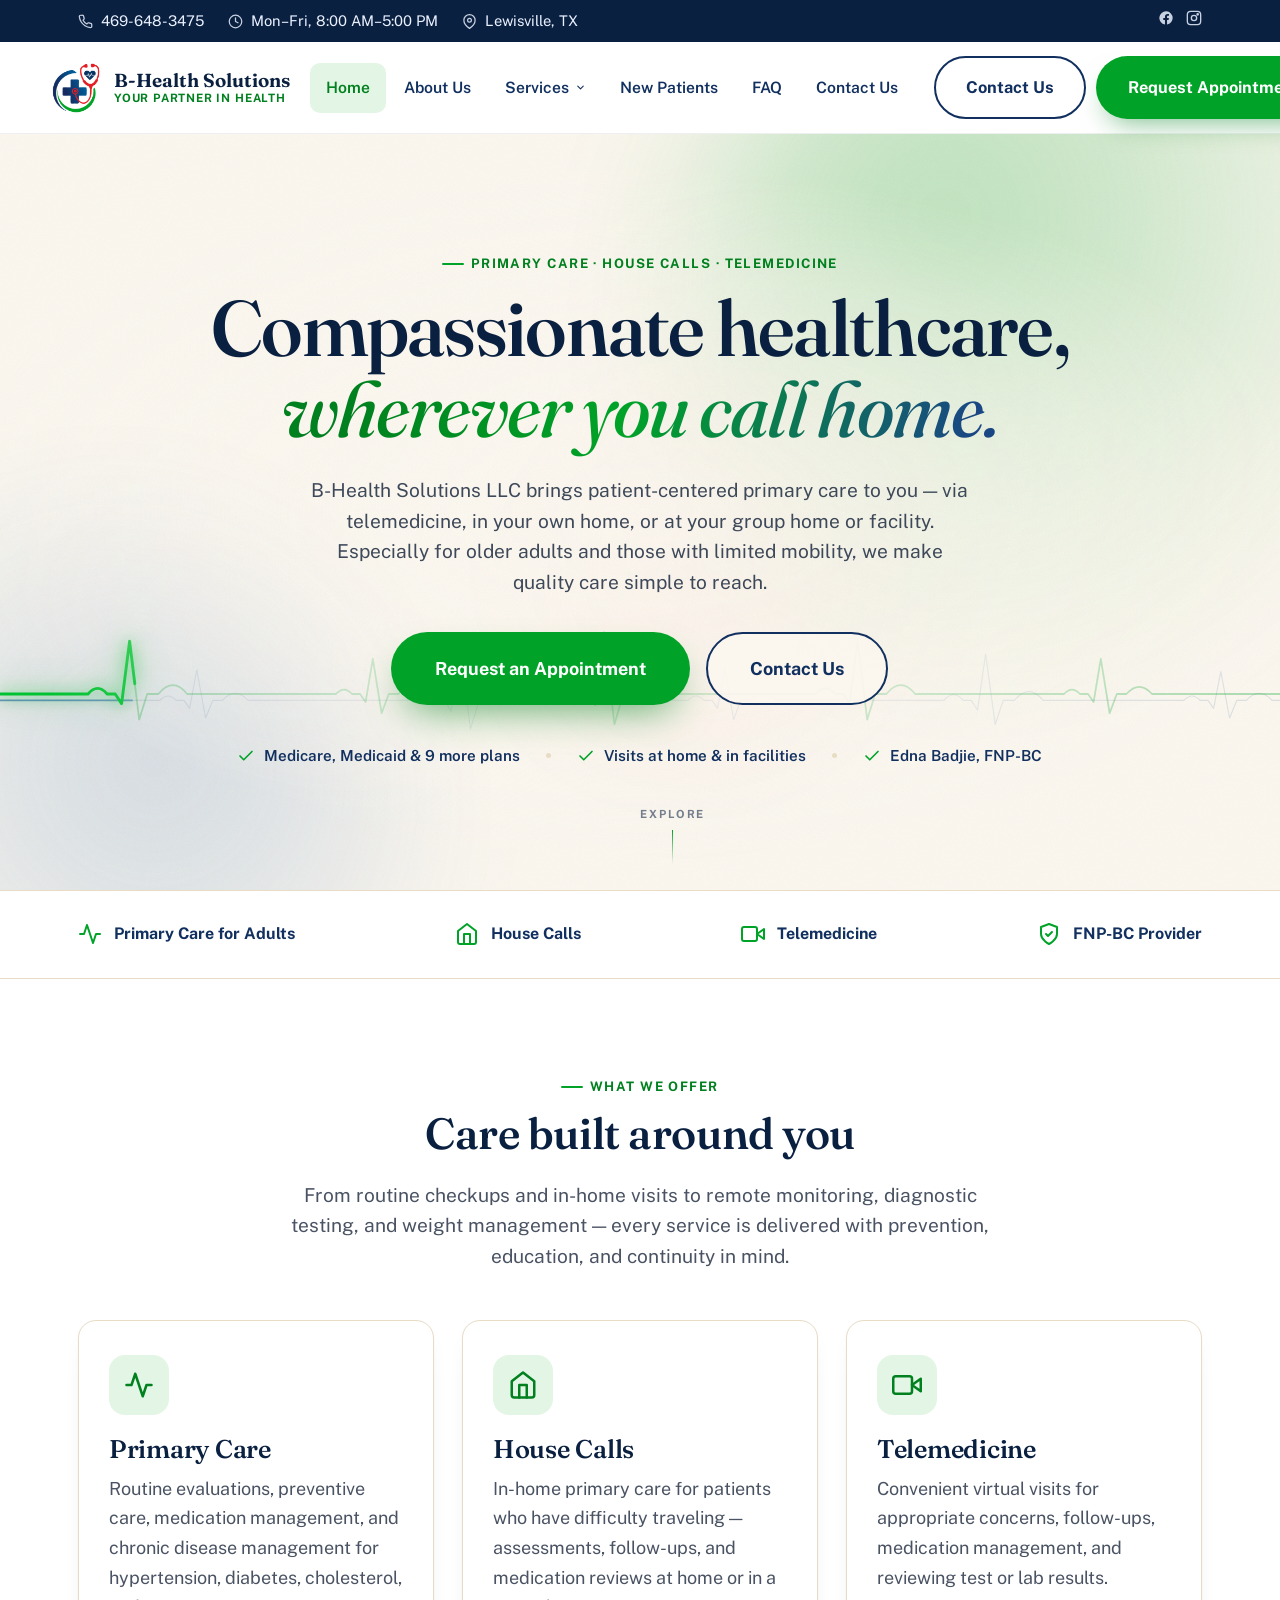
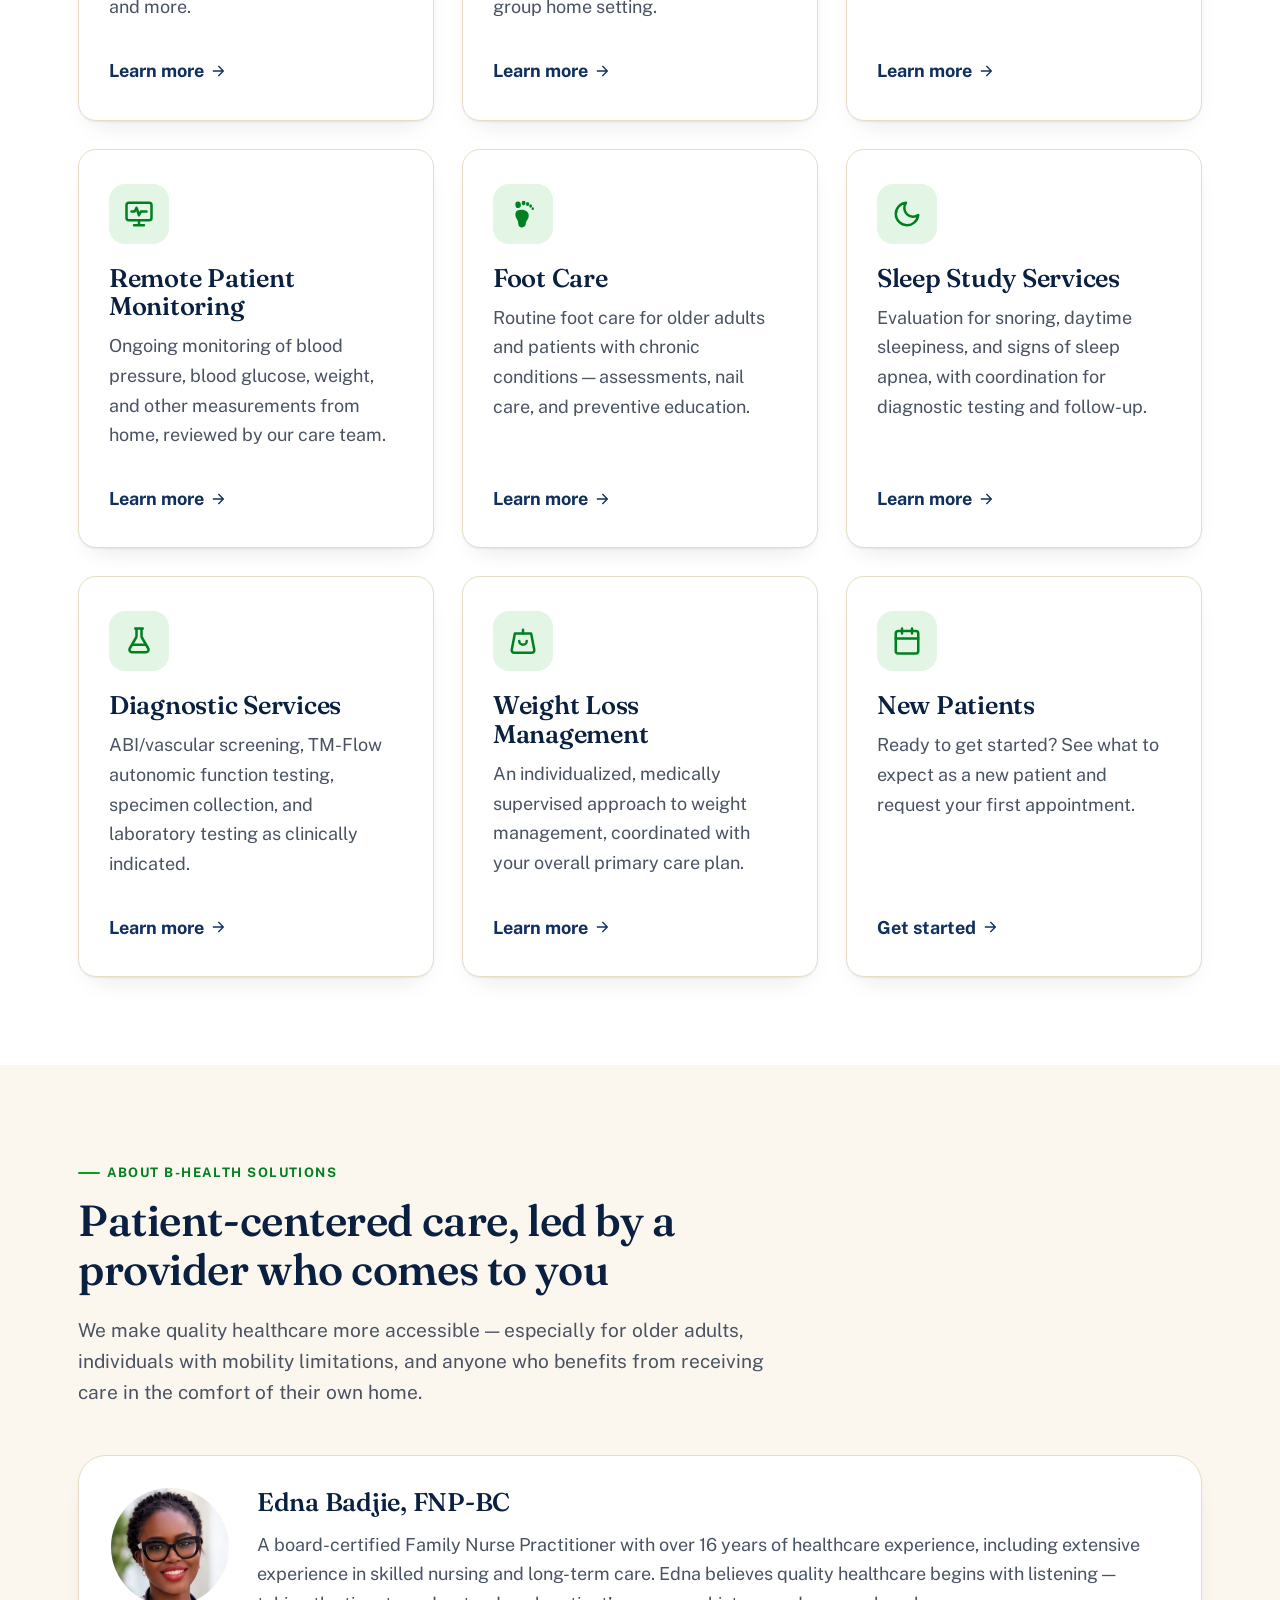
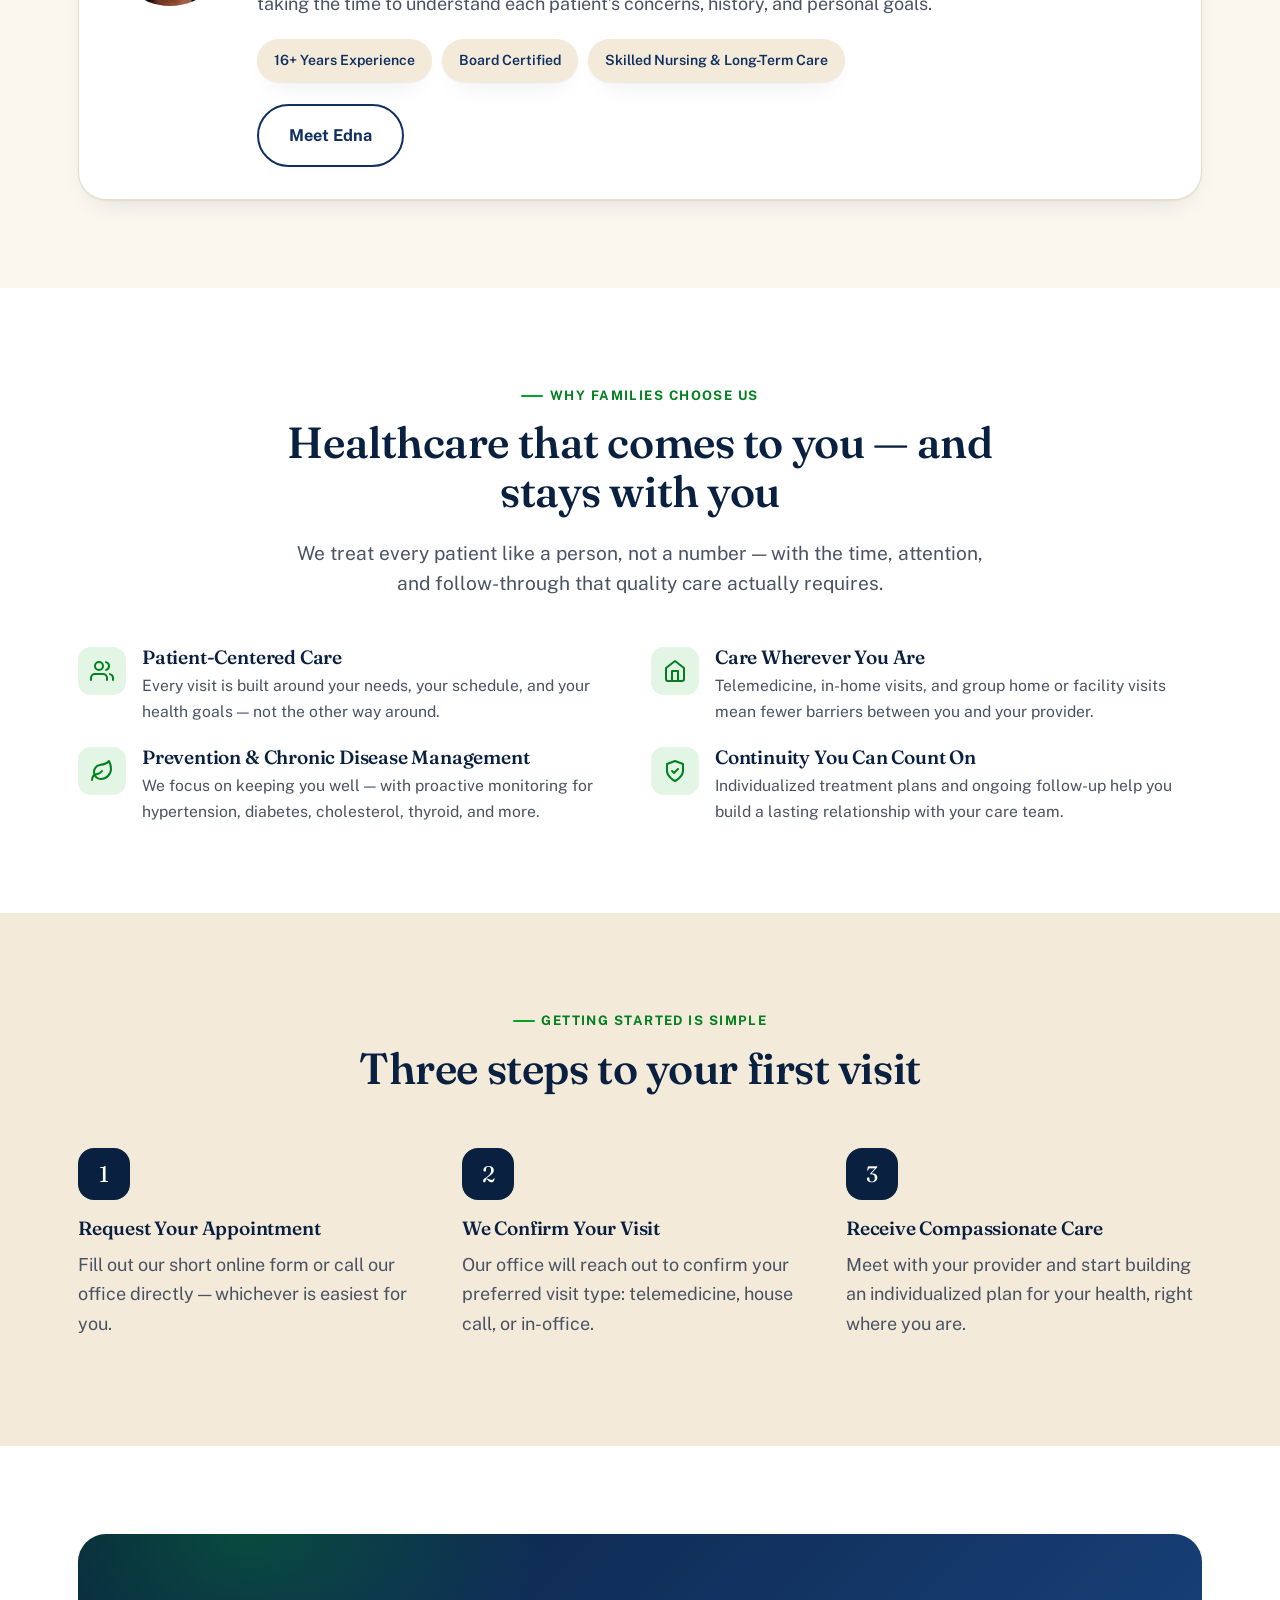
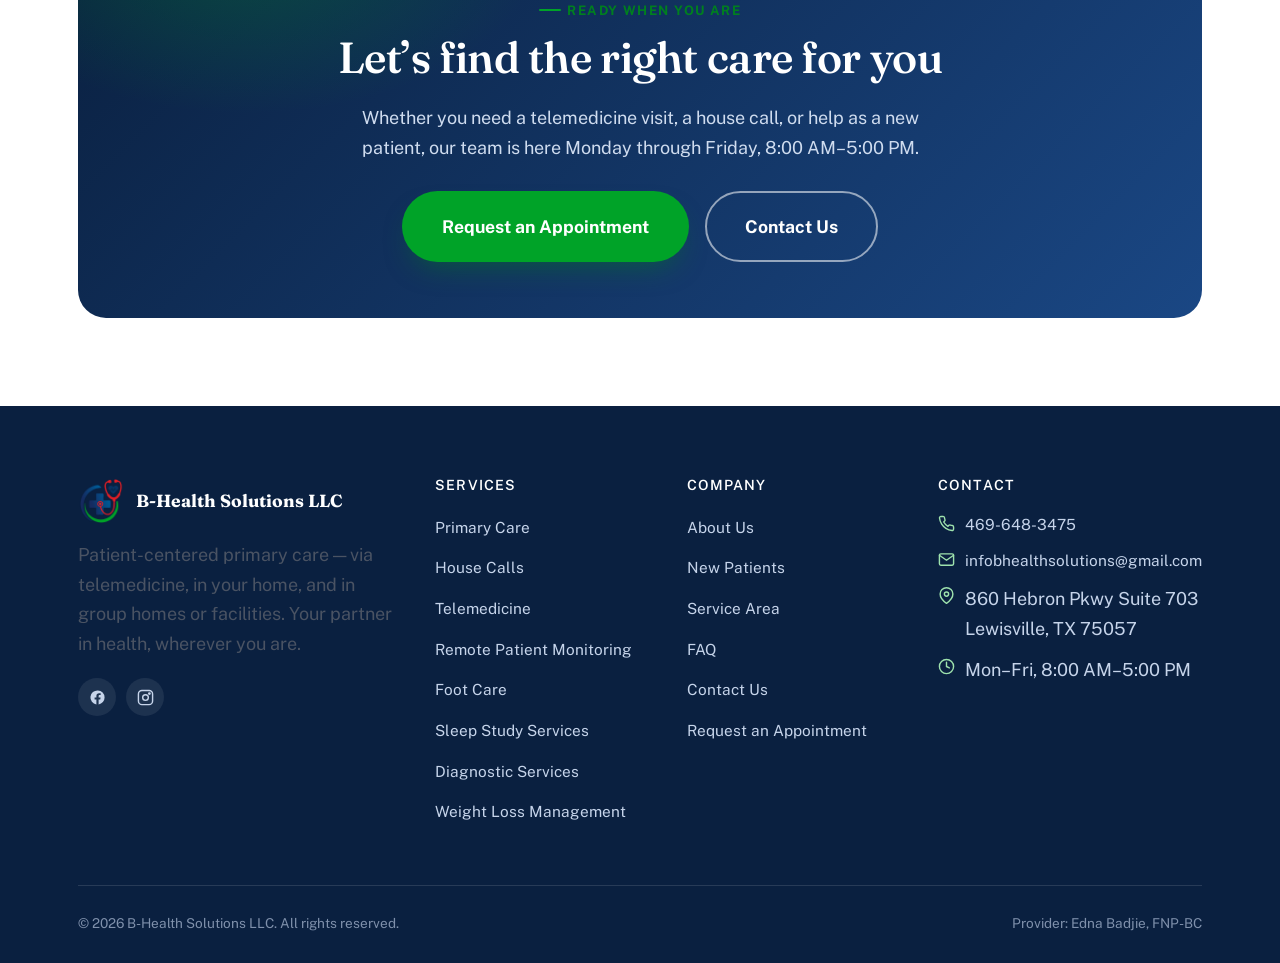
<file: index.html>
<!doctype html>
<html lang="en">
<head>
<meta charset="UTF-8">
<meta name="viewport" content="width=device-width, initial-scale=1.0">
<title>B-Health Solutions LLC | Primary Care, House Calls &amp; Telemedicine in Lewisville, TX</title>
<meta name="description" content="B-Health Solutions LLC provides patient-centered primary care via telemedicine, in-home house calls, and group home visits in the Lewisville, TX area. Request an appointment today.">
<link rel="icon" href="images/icon-32.png" sizes="32x32">
<link rel="icon" href="images/icon-192.png" sizes="192x192">
<link rel="apple-touch-icon" href="images/apple-touch-icon.png">
<link rel="stylesheet" href="css/style.css">
</head>
<body>

<div class="topbar">
  <div class="container">
    <div class="topbar-left">
      <a href="tel:4696483475" class="topbar-item"><svg viewBox="0 0 24 24" fill="none" stroke="currentColor" stroke-width="2" stroke-linecap="round" stroke-linejoin="round"><path d="M22 16.92v3a2 2 0 0 1-2.18 2 19.79 19.79 0 0 1-8.63-3.07 19.5 19.5 0 0 1-6-6 19.79 19.79 0 0 1-3.07-8.67A2 2 0 0 1 4.11 2h3a2 2 0 0 1 2 1.72c.13.96.36 1.9.7 2.81a2 2 0 0 1-.45 2.11L8.09 9.91a16 16 0 0 0 6 6l1.27-1.27a2 2 0 0 1 2.11-.45c.91.34 1.85.57 2.81.7A2 2 0 0 1 22 16.92Z"/></svg><span>469-648-3475</span></a>
      <span class="topbar-item"><svg viewBox="0 0 24 24" fill="none" stroke="currentColor" stroke-width="2" stroke-linecap="round" stroke-linejoin="round"><circle cx="12" cy="12" r="10"/><path d="M12 6v6l4 2"/></svg><span>Mon&ndash;Fri, 8:00 AM&ndash;5:00 PM</span></span>
      <span class="topbar-item"><svg viewBox="0 0 24 24" fill="none" stroke="currentColor" stroke-width="2" stroke-linecap="round" stroke-linejoin="round"><path d="M21 10c0 7-9 13-9 13s-9-6-9-13a9 9 0 0 1 18 0Z"/><circle cx="12" cy="10" r="3"/></svg><span>Lewisville, TX</span></span>
    </div>
    <div class="topbar-social">
      <a href="#" aria-label="B-Health Solutions on Facebook"><svg viewBox="0 0 24 24" fill="currentColor"><path d="M22 12a10 10 0 1 0-11.56 9.88v-6.99H7.9V12h2.54V9.8c0-2.5 1.49-3.89 3.78-3.89 1.1 0 2.24.2 2.24.2v2.46h-1.26c-1.24 0-1.63.77-1.63 1.56V12h2.78l-.44 2.89h-2.34v6.99A10 10 0 0 0 22 12Z"/></svg></a>
      <a href="#" aria-label="B-Health Solutions on Instagram"><svg viewBox="0 0 24 24" fill="none" stroke="currentColor" stroke-width="2" stroke-linecap="round" stroke-linejoin="round"><rect x="2" y="2" width="20" height="20" rx="5"/><circle cx="12" cy="12" r="4"/><circle cx="17.5" cy="6.5" r="1"/></svg></a>
    </div>
  </div>
</div>

<header class="site-header">
  <div class="container nav-wrap">
    <a href="index.html" class="brand">
      <img src="images/icon-192.png" alt="B-Health Solutions LLC">
      <span class="brand-text"><strong>B-Health Solutions</strong><span>Your Partner In Health</span></span>
    </a>
    <nav class="main-nav" id="main-nav" aria-label="Primary">
      <div class="mobile-cta">
        <a href="new-patients.html" class="btn btn-primary btn-block">Request an Appointment</a>
        <a href="tel:4696483475" class="btn btn-outline btn-block">Call 469-648-3475</a>
      </div>
      <ul>
        <li><a href="index.html">Home</a></li>
        <li><a href="about.html">About Us</a></li>
        <li class="has-dropdown">
          <a href="services.html">Services <svg class="chev" viewBox="0 0 24 24" fill="none" stroke="currentColor" stroke-width="2.4" stroke-linecap="round" stroke-linejoin="round"><path d="m6 9 6 6 6-6"/></svg></a>
          <div class="dropdown dropdown-wide">
            <a href="primary-care.html">Primary Care<small>Routine &amp; preventive adult care</small></a>
            <a href="house-calls.html">House Calls<small>In-home primary care visits</small></a>
            <a href="telemedicine.html">Telemedicine<small>Virtual visits from home</small></a>
            <a href="remote-monitoring.html">Remote Patient Monitoring<small>Track vitals from home</small></a>
            <a href="foot-care.html">Foot Care<small>Routine foot health services</small></a>
            <a href="sleep-study.html">Sleep Study Services<small>Sleep disorder evaluation</small></a>
            <a href="diagnostics.html">Diagnostic Services<small>ABI, TM-Flow &amp; lab testing</small></a>
            <a href="weight-loss.html">Weight Loss Management<small>Supervised, individualized plans</small></a>
            <a href="service-area.html" class="dd-wide-row">Service Area<small>The cities we serve across DFW</small></a>
          </div>
        </li>
        <li><a href="new-patients.html">New Patients</a></li>
        <li><a href="faq.html">FAQ</a></li>
        <li><a href="contact.html">Contact Us</a></li>
      </ul>
    </nav>
    <div class="header-cta">
      <a href="contact.html" class="btn btn-outline">Contact Us</a>
      <a href="new-patients.html" class="btn btn-primary">Request Appointment</a>
      <button class="nav-toggle" aria-label="Open menu" aria-expanded="false" aria-controls="main-nav"><svg viewBox="0 0 24 24" fill="none" stroke="currentColor" stroke-width="2" stroke-linecap="round" stroke-linejoin="round"><path d="M3 6h18M3 12h18M3 18h18"/></svg></button>
    </div>
  </div>
  <div class="nav-scrim"></div>
</header>

<main>

  <!-- ===== Hero ===== -->
  <section class="hero">
    <div class="hero-bg" aria-hidden="true">
      <span class="aurora a1"></span>
      <span class="aurora a2"></span>
      <span class="aurora a3"></span>
      <svg class="hero-pulse" viewBox="0 0 1600 240" preserveAspectRatio="none" focusable="false">
        <g class="ecg">
          <!-- secondary rhythm: offset beats, slightly different amplitudes -->
          <path class="trace-ghost"  pathLength="1000" d="M0,128 H200 q10,-11 20,0 h10 l7,10 l9,-48 l11,60 l9,-22 h12 q16,-18 32,0 H520 q12,-16 26,0 h10 l8,14 l11,-84 l13,106 l11,-36 h14 q20,-26 40,0 H860 q10,-11 20,0 h10 l7,10 l9,-50 l11,64 l9,-24 h12 q16,-18 32,0 H1180 q12,-14 24,0 h10 l8,12 l10,-70 l12,88 l10,-30 h14 q18,-22 36,0 H1480 q10,-11 20,0 h10 l7,10 l9,-46 l11,58 l9,-22 h12 q16,-18 32,0 H1600"/>
          <path class="trace-sweep2" pathLength="1000" d="M0,128 H200 q10,-11 20,0 h10 l7,10 l9,-48 l11,60 l9,-22 h12 q16,-18 32,0 H520 q12,-16 26,0 h10 l8,14 l11,-84 l13,106 l11,-36 h14 q20,-26 40,0 H860 q10,-11 20,0 h10 l7,10 l9,-50 l11,64 l9,-24 h12 q16,-18 32,0 H1180 q12,-14 24,0 h10 l8,12 l10,-70 l12,88 l10,-30 h14 q18,-22 36,0 H1480 q10,-11 20,0 h10 l7,10 l9,-46 l11,58 l9,-22 h12 q16,-18 32,0 H1600"/>

          <!-- primary rhythm: P wave, QRS spike, T wave, irregular intervals -->
          <path class="trace-base"  pathLength="1000" d="M0,120 H110 q12,-14 24,0 h10 l8,12 l10,-78 l12,98 l10,-32 h14 q18,-22 36,0 H420 q10,-11 20,0 h10 l7,10 l9,-54 l11,68 l9,-24 h12 q16,-18 32,0 H700 q12,-16 26,0 h10 l8,14 l11,-92 l13,116 l11,-38 h14 q20,-26 40,0 H1020 q12,-14 24,0 h10 l8,12 l10,-78 l12,98 l10,-32 h14 q18,-22 36,0 H1330 q10,-11 20,0 h10 l7,10 l9,-54 l11,68 l9,-24 h12 q16,-18 32,0 H1600"/>
          <path class="trace-sweep" pathLength="1000" d="M0,120 H110 q12,-14 24,0 h10 l8,12 l10,-78 l12,98 l10,-32 h14 q18,-22 36,0 H420 q10,-11 20,0 h10 l7,10 l9,-54 l11,68 l9,-24 h12 q16,-18 32,0 H700 q12,-16 26,0 h10 l8,14 l11,-92 l13,116 l11,-38 h14 q20,-26 40,0 H1020 q12,-14 24,0 h10 l8,12 l10,-78 l12,98 l10,-32 h14 q18,-22 36,0 H1330 q10,-11 20,0 h10 l7,10 l9,-54 l11,68 l9,-24 h12 q16,-18 32,0 H1600"/>
        </g>
      </svg>
      <span class="wash"></span>
      <span class="grain"></span>
    </div>

    <div class="container hero-inner">
      <div class="hero-content">
        <span class="eyebrow hero-rise" style="--d:60ms">Primary Care &middot; House Calls &middot; Telemedicine</span>
        <h1>
          <span class="l hero-rise" style="--d:150ms">Compassionate healthcare,</span>
          <span class="l hero-rise" style="--d:260ms"><em>wherever you call home.</em></span>
        </h1>
        <p class="lede hero-rise" style="--d:390ms">B-Health Solutions LLC brings patient-centered primary care to you &mdash; via telemedicine, in your own home, or at your group home or facility. Especially for older adults and those with limited mobility, we make quality care simple to reach.</p>
        <div class="cta-row hero-rise" style="--d:500ms">
          <a href="new-patients.html" class="btn btn-primary btn-lg">Request an Appointment</a>
          <a href="contact.html" class="btn btn-outline btn-lg">Contact Us</a>
        </div>
        <div class="hero-trust hero-rise" style="--d:620ms">
          <span><svg viewBox="0 0 24 24" fill="none" stroke="currentColor" stroke-width="2.2" stroke-linecap="round" stroke-linejoin="round"><path d="M20 6 9 17l-5-5"/></svg>Medicare, Medicaid &amp; 9 more plans</span>
          <span class="sep"></span>
          <span><svg viewBox="0 0 24 24" fill="none" stroke="currentColor" stroke-width="2.2" stroke-linecap="round" stroke-linejoin="round"><path d="M20 6 9 17l-5-5"/></svg>Visits at home &amp; in facilities</span>
          <span class="sep"></span>
          <span><svg viewBox="0 0 24 24" fill="none" stroke="currentColor" stroke-width="2.2" stroke-linecap="round" stroke-linejoin="round"><path d="M20 6 9 17l-5-5"/></svg>Edna Badjie, FNP-BC</span>
        </div>
      </div>
    </div>

    <div class="hero-scroll" aria-hidden="true"><span>Explore</span><i></i></div>
  </section>

  <!-- ===== Trust strip ===== -->
  <section class="trust-strip">
    <div class="container">
      <div class="trust-item"><svg viewBox="0 0 24 24" fill="none" stroke="currentColor" stroke-width="2" stroke-linecap="round" stroke-linejoin="round"><path d="M22 12h-4l-3 9L9 3l-3 9H2"/></svg>Primary Care for Adults</div>
      <div class="trust-item"><svg viewBox="0 0 24 24" fill="none" stroke="currentColor" stroke-width="2" stroke-linecap="round" stroke-linejoin="round"><path d="m3 9 9-7 9 7v11a2 2 0 0 1-2 2H5a2 2 0 0 1-2-2z"/><path d="M9 22V12h6v10"/></svg>House Calls</div>
      <div class="trust-item"><svg viewBox="0 0 24 24" fill="none" stroke="currentColor" stroke-width="2" stroke-linecap="round" stroke-linejoin="round"><path d="m23 7-7 5 7 5V7z"/><rect x="1" y="5" width="15" height="14" rx="2"/></svg>Telemedicine</div>
      <div class="trust-item"><svg viewBox="0 0 24 24" fill="none" stroke="currentColor" stroke-width="2" stroke-linecap="round" stroke-linejoin="round"><path d="M12 22s8-4 8-10V5l-8-3-8 3v7c0 6 8 10 8 10Z"/><path d="m9 12 2 2 4-4"/></svg>FNP-BC Provider</div>
    </div>
  </section>

  <!-- ===== Services overview ===== -->
  <section class="section">
    <div class="container">
      <div class="section-head center reveal">
        <span class="eyebrow">What We Offer</span>
        <h2>Care built around you</h2>
        <p class="lede">From routine checkups and in-home visits to remote monitoring, diagnostic testing, and weight management &mdash; every service is delivered with prevention, education, and continuity in mind.</p>
      </div>
      <div class="grid grid-3 reveal-stagger">
        <a href="primary-care.html" class="card service-card reveal" style="--i:0">
          <div class="icon"><svg viewBox="0 0 24 24" fill="none" stroke="currentColor" stroke-width="2" stroke-linecap="round" stroke-linejoin="round"><path d="M22 12h-4l-3 9L9 3l-3 9H2"/></svg></div>
          <h3>Primary Care</h3>
          <p>Routine evaluations, preventive care, medication management, and chronic disease management for hypertension, diabetes, cholesterol, and more.</p>
          <span class="learn">Learn more <svg viewBox="0 0 24 24" fill="none" stroke="currentColor" stroke-width="2" stroke-linecap="round" stroke-linejoin="round"><path d="M5 12h14M13 5l7 7-7 7"/></svg></span>
        </a>
        <a href="house-calls.html" class="card service-card reveal" style="--i:1">
          <div class="icon"><svg viewBox="0 0 24 24" fill="none" stroke="currentColor" stroke-width="2" stroke-linecap="round" stroke-linejoin="round"><path d="m3 9 9-7 9 7v11a2 2 0 0 1-2 2H5a2 2 0 0 1-2-2z"/><path d="M9 22V12h6v10"/></svg></div>
          <h3>House Calls</h3>
          <p>In-home primary care for patients who have difficulty traveling &mdash; assessments, follow-ups, and medication reviews at home or in a group home setting.</p>
          <span class="learn">Learn more <svg viewBox="0 0 24 24" fill="none" stroke="currentColor" stroke-width="2" stroke-linecap="round" stroke-linejoin="round"><path d="M5 12h14M13 5l7 7-7 7"/></svg></span>
        </a>
        <a href="telemedicine.html" class="card service-card reveal" style="--i:2">
          <div class="icon"><svg viewBox="0 0 24 24" fill="none" stroke="currentColor" stroke-width="2" stroke-linecap="round" stroke-linejoin="round"><path d="m23 7-7 5 7 5V7z"/><rect x="1" y="5" width="15" height="14" rx="2"/></svg></div>
          <h3>Telemedicine</h3>
          <p>Convenient virtual visits for appropriate concerns, follow-ups, medication management, and reviewing test or lab results.</p>
          <span class="learn">Learn more <svg viewBox="0 0 24 24" fill="none" stroke="currentColor" stroke-width="2" stroke-linecap="round" stroke-linejoin="round"><path d="M5 12h14M13 5l7 7-7 7"/></svg></span>
        </a>
        <a href="remote-monitoring.html" class="card service-card reveal" style="--i:3">
          <div class="icon"><svg viewBox="0 0 24 24" fill="none" stroke="currentColor" stroke-width="2" stroke-linecap="round" stroke-linejoin="round"><rect x="2" y="3" width="20" height="14" rx="2"/><path d="M8 21h8M12 17v4"/><path d="M6 10h2.5l1.5-3 2 6 1.5-3H18"/></svg></div>
          <h3>Remote Patient Monitoring</h3>
          <p>Ongoing monitoring of blood pressure, blood glucose, weight, and other measurements from home, reviewed by our care team.</p>
          <span class="learn">Learn more <svg viewBox="0 0 24 24" fill="none" stroke="currentColor" stroke-width="2" stroke-linecap="round" stroke-linejoin="round"><path d="M5 12h14M13 5l7 7-7 7"/></svg></span>
        </a>
        <a href="foot-care.html" class="card service-card reveal" style="--i:4">
          <div class="icon"><svg viewBox="0 0 24 24" fill="currentColor"><path d="M11 8.6c3.1 0 5.4 1.8 5.6 4.3.1 1.6-.6 2.9-1.4 4.1-.6.9-1 1.8-1 2.8 0 1.7-1.3 2.9-3 2.9s-3-1.3-3-3c0-1.4-.3-2.4-.9-3.4-.9-1.6-1.8-3.2-1.3-5 .5-1.9 2.2-2.7 5-2.7z"/><ellipse cx="8.1" cy="4.6" rx="2.2" ry="2.6" transform="rotate(-8 8.1 4.6)"/><ellipse cx="12.5" cy="3.2" rx="1.55" ry="1.85"/><ellipse cx="15.7" cy="4" rx="1.3" ry="1.55"/><ellipse cx="18.1" cy="5.6" rx="1.1" ry="1.33"/><ellipse cx="19.8" cy="7.7" rx=".92" ry="1.15"/></svg></div>
          <h3>Foot Care</h3>
          <p>Routine foot care for older adults and patients with chronic conditions &mdash; assessments, nail care, and preventive education.</p>
          <span class="learn">Learn more <svg viewBox="0 0 24 24" fill="none" stroke="currentColor" stroke-width="2" stroke-linecap="round" stroke-linejoin="round"><path d="M5 12h14M13 5l7 7-7 7"/></svg></span>
        </a>
        <a href="sleep-study.html" class="card service-card reveal" style="--i:5">
          <div class="icon"><svg viewBox="0 0 24 24" fill="none" stroke="currentColor" stroke-width="2" stroke-linecap="round" stroke-linejoin="round"><path d="M21 12.79A9 9 0 1 1 11.21 3 7 7 0 0 0 21 12.79Z"/></svg></div>
          <h3>Sleep Study Services</h3>
          <p>Evaluation for snoring, daytime sleepiness, and signs of sleep apnea, with coordination for diagnostic testing and follow-up.</p>
          <span class="learn">Learn more <svg viewBox="0 0 24 24" fill="none" stroke="currentColor" stroke-width="2" stroke-linecap="round" stroke-linejoin="round"><path d="M5 12h14M13 5l7 7-7 7"/></svg></span>
        </a>
        <a href="diagnostics.html" class="card service-card reveal" style="--i:0">
          <div class="icon"><svg viewBox="0 0 24 24" fill="none" stroke="currentColor" stroke-width="2" stroke-linecap="round" stroke-linejoin="round"><path d="M9 2h6M10 2v6.2a2 2 0 0 1-.3 1L4.6 18a2 2 0 0 0 1.7 3h11.4a2 2 0 0 0 1.7-3l-5.1-8.8a2 2 0 0 1-.3-1V2"/><path d="M7.5 15h9"/></svg></div>
          <h3>Diagnostic Services</h3>
          <p>ABI/vascular screening, TM-Flow autonomic function testing, specimen collection, and laboratory testing as clinically indicated.</p>
          <span class="learn">Learn more <svg viewBox="0 0 24 24" fill="none" stroke="currentColor" stroke-width="2" stroke-linecap="round" stroke-linejoin="round"><path d="M5 12h14M13 5l7 7-7 7"/></svg></span>
        </a>
        <a href="weight-loss.html" class="card service-card reveal" style="--i:1">
          <div class="icon"><svg viewBox="0 0 24 24" fill="none" stroke="currentColor" stroke-width="2" stroke-linecap="round" stroke-linejoin="round"><path d="M12 3v3"/><path d="M5.5 6h13l2.5 13a2 2 0 0 1-2 2.4H5a2 2 0 0 1-2-2.4Z"/><path d="M9 12a3 3 0 0 0 6 0"/></svg></div>
          <h3>Weight Loss Management</h3>
          <p>An individualized, medically supervised approach to weight management, coordinated with your overall primary care plan.</p>
          <span class="learn">Learn more <svg viewBox="0 0 24 24" fill="none" stroke="currentColor" stroke-width="2" stroke-linecap="round" stroke-linejoin="round"><path d="M5 12h14M13 5l7 7-7 7"/></svg></span>
        </a>
        <a href="new-patients.html" class="card service-card reveal" style="--i:2">
          <div class="icon"><svg viewBox="0 0 24 24" fill="none" stroke="currentColor" stroke-width="2" stroke-linecap="round" stroke-linejoin="round"><rect x="3" y="4" width="18" height="18" rx="2"/><path d="M16 2v4M8 2v4M3 10h18"/></svg></div>
          <h3>New Patients</h3>
          <p>Ready to get started? See what to expect as a new patient and request your first appointment.</p>
          <span class="learn">Get started <svg viewBox="0 0 24 24" fill="none" stroke="currentColor" stroke-width="2" stroke-linecap="round" stroke-linejoin="round"><path d="M5 12h14M13 5l7 7-7 7"/></svg></span>
        </a>
      </div>
    </div>
  </section>

  <!-- ===== About teaser ===== -->
  <section class="section section--cream">
    <div class="container">
      <div class="section-head reveal">
        <span class="eyebrow">About B-Health Solutions</span>
        <h2>Patient-centered care, led by a provider who comes to you</h2>
        <p class="lede">We make quality healthcare more accessible &mdash; especially for older adults, individuals with mobility limitations, and anyone who benefits from receiving care in the comfort of their own home.</p>
      </div>
      <div class="provider-card reveal">
        <img class="provider-avatar"
             src="images/edna-badjie.jpg"
             srcset="images/edna-badjie.jpg 440w, images/edna-badjie@2x.jpg 880w"
             sizes="118px"
             width="440" height="440"
             alt="Edna Badjie, FNP-BC, Family Nurse Practitioner at B-Health Solutions">

        <div>
          <h3>Edna Badjie, FNP-BC</h3>
          <p>A board-certified Family Nurse Practitioner with over 16 years of healthcare experience, including extensive experience in skilled nursing and long-term care. Edna believes quality healthcare begins with listening &mdash; taking the time to understand each patient&rsquo;s concerns, history, and personal goals.</p>
          <div class="credential-list">
            <span class="pill">16+ Years Experience</span>
            <span class="pill">Board Certified</span>
            <span class="pill">Skilled Nursing &amp; Long-Term Care</span>
          </div>
          <div class="cta-row" style="margin-top:22px;">
            <a href="about.html#provider" class="btn btn-outline">Meet Edna</a>
          </div>
        </div>
      </div>
    </div>
  </section>

  <!-- ===== Why choose us ===== -->
  <section class="section">
    <div class="container">
      <div class="section-head center reveal">
        <span class="eyebrow">Why Families Choose Us</span>
        <h2>Healthcare that comes to you &mdash; and stays with you</h2>
        <p class="lede">We treat every patient like a person, not a number &mdash; with the time, attention, and follow-through that quality care actually requires.</p>
      </div>
      <div class="values-grid reveal-stagger">
        <div class="value-row reveal" style="--i:0">
          <div class="icon"><svg viewBox="0 0 24 24" fill="none" stroke="currentColor" stroke-width="2" stroke-linecap="round" stroke-linejoin="round"><path d="M17 21v-2a4 4 0 0 0-4-4H5a4 4 0 0 0-4 4v2"/><circle cx="9" cy="7" r="4"/><path d="M23 21v-2a4 4 0 0 0-3-3.87"/><path d="M16 3.13a4 4 0 0 1 0 7.75"/></svg></div>
          <div>
            <h4>Patient-Centered Care</h4>
            <p>Every visit is built around your needs, your schedule, and your health goals &mdash; not the other way around.</p>
          </div>
        </div>
        <div class="value-row reveal" style="--i:1">
          <div class="icon"><svg viewBox="0 0 24 24" fill="none" stroke="currentColor" stroke-width="2" stroke-linecap="round" stroke-linejoin="round"><path d="m3 9 9-7 9 7v11a2 2 0 0 1-2 2H5a2 2 0 0 1-2-2z"/><path d="M9 22V12h6v10"/></svg></div>
          <div>
            <h4>Care Wherever You Are</h4>
            <p>Telemedicine, in-home visits, and group home or facility visits mean fewer barriers between you and your provider.</p>
          </div>
        </div>
        <div class="value-row reveal" style="--i:2">
          <div class="icon"><svg viewBox="0 0 24 24" fill="none" stroke="currentColor" stroke-width="2" stroke-linecap="round" stroke-linejoin="round"><path d="M11 20A7 7 0 0 1 9.8 6.1C15.5 5 17 4.48 19 2c1 2 2 4.18 2 8 0 5.5-4.78 10-10 10Z"/><path d="M2 21c0-3 1.85-5.36 5.08-6C9.5 14.52 11 13.5 12 12"/></svg></div>
          <div>
            <h4>Prevention &amp; Chronic Disease Management</h4>
            <p>We focus on keeping you well &mdash; with proactive monitoring for hypertension, diabetes, cholesterol, thyroid, and more.</p>
          </div>
        </div>
        <div class="value-row reveal" style="--i:3">
          <div class="icon"><svg viewBox="0 0 24 24" fill="none" stroke="currentColor" stroke-width="2" stroke-linecap="round" stroke-linejoin="round"><path d="M12 22s8-4 8-10V5l-8-3-8 3v7c0 6 8 10 8 10Z"/><path d="m9 12 2 2 4-4"/></svg></div>
          <div>
            <h4>Continuity You Can Count On</h4>
            <p>Individualized treatment plans and ongoing follow-up help you build a lasting relationship with your care team.</p>
          </div>
        </div>
      </div>
    </div>
  </section>

  <!-- ===== How it works ===== -->
  <section class="section section--sand">
    <div class="container">
      <div class="section-head center reveal">
        <span class="eyebrow">Getting Started Is Simple</span>
        <h2>Three steps to your first visit</h2>
      </div>
      <div class="steps reveal-stagger">
        <div class="step reveal" style="--i:0">
          <h4>Request Your Appointment</h4>
          <p>Fill out our short online form or call our office directly &mdash; whichever is easiest for you.</p>
        </div>
        <div class="step reveal" style="--i:1">
          <h4>We Confirm Your Visit</h4>
          <p>Our office will reach out to confirm your preferred visit type: telemedicine, house call, or in-office.</p>
        </div>
        <div class="step reveal" style="--i:2">
          <h4>Receive Compassionate Care</h4>
          <p>Meet with your provider and start building an individualized plan for your health, right where you are.</p>
        </div>
      </div>
    </div>
  </section>

  <!-- ===== CTA band ===== -->
  <section class="section">
    <div class="container">
      <div class="cta-band reveal">
        <span class="eyebrow">Ready When You Are</span>
        <h2>Let&rsquo;s find the right care for you</h2>
        <p>Whether you need a telemedicine visit, a house call, or help as a new patient, our team is here Monday through Friday, 8:00 AM&ndash;5:00 PM.</p>
        <div class="cta-row">
          <a href="new-patients.html" class="btn btn-primary btn-lg">Request an Appointment</a>
          <a href="contact.html" class="btn btn-outline-light btn-lg">Contact Us</a>
        </div>
      </div>
    </div>
  </section>

</main>

<footer class="site-footer">
  <div class="container">
    <div class="footer-grid">
      <div>
        <a href="index.html" class="footer-brand">
          <img src="images/icon-192.png" alt="B-Health Solutions LLC">
          <strong>B-Health Solutions LLC</strong>
        </a>
        <p>Patient-centered primary care &mdash; via telemedicine, in your home, and in group homes or facilities. Your partner in health, wherever you are.</p>
        <div class="footer-social">
          <a href="#" aria-label="Facebook"><svg viewBox="0 0 24 24" fill="currentColor"><path d="M22 12a10 10 0 1 0-11.56 9.88v-6.99H7.9V12h2.54V9.8c0-2.5 1.49-3.89 3.78-3.89 1.1 0 2.24.2 2.24.2v2.46h-1.26c-1.24 0-1.63.77-1.63 1.56V12h2.78l-.44 2.89h-2.34v6.99A10 10 0 0 0 22 12Z"/></svg></a>
          <a href="#" aria-label="Instagram"><svg viewBox="0 0 24 24" fill="none" stroke="currentColor" stroke-width="2" stroke-linecap="round" stroke-linejoin="round"><rect x="2" y="2" width="20" height="20" rx="5"/><circle cx="12" cy="12" r="4"/><circle cx="17.5" cy="6.5" r="1"/></svg></a>
        </div>
      </div>
      <div>
        <h4>Services</h4>
        <ul>
          <li><a href="primary-care.html">Primary Care</a></li>
          <li><a href="house-calls.html">House Calls</a></li>
          <li><a href="telemedicine.html">Telemedicine</a></li>
          <li><a href="remote-monitoring.html">Remote Patient Monitoring</a></li>
          <li><a href="foot-care.html">Foot Care</a></li>
          <li><a href="sleep-study.html">Sleep Study Services</a></li>
          <li><a href="diagnostics.html">Diagnostic Services</a></li>
          <li><a href="weight-loss.html">Weight Loss Management</a></li>
        </ul>
      </div>
      <div>
        <h4>Company</h4>
        <ul>
          <li><a href="about.html">About Us</a></li>
          <li><a href="new-patients.html">New Patients</a></li>
          <li><a href="service-area.html">Service Area</a></li>
          <li><a href="faq.html">FAQ</a></li>
          <li><a href="contact.html">Contact Us</a></li>
          <li><a href="new-patients.html#request-form">Request an Appointment</a></li>
        </ul>
      </div>
      <div>
        <h4>Contact</h4>
        <ul class="footer-contact">
          <li><svg viewBox="0 0 24 24" fill="none" stroke="currentColor" stroke-width="2" stroke-linecap="round" stroke-linejoin="round"><path d="M22 16.92v3a2 2 0 0 1-2.18 2 19.79 19.79 0 0 1-8.63-3.07 19.5 19.5 0 0 1-6-6 19.79 19.79 0 0 1-3.07-8.67A2 2 0 0 1 4.11 2h3a2 2 0 0 1 2 1.72c.13.96.36 1.9.7 2.81a2 2 0 0 1-.45 2.11L8.09 9.91a16 16 0 0 0 6 6l1.27-1.27a2 2 0 0 1 2.11-.45c.91.34 1.85.57 2.81.7A2 2 0 0 1 22 16.92Z"/></svg><a href="tel:4696483475">469-648-3475</a></li>
          <li><svg viewBox="0 0 24 24" fill="none" stroke="currentColor" stroke-width="2" stroke-linecap="round" stroke-linejoin="round"><rect x="2" y="4" width="20" height="16" rx="2"/><path d="m22 6-10 7L2 6"/></svg><a href="mailto:infobhealthsolutions@gmail.com">infobhealthsolutions@gmail.com</a></li>
          <li><svg viewBox="0 0 24 24" fill="none" stroke="currentColor" stroke-width="2" stroke-linecap="round" stroke-linejoin="round"><path d="M21 10c0 7-9 13-9 13s-9-6-9-13a9 9 0 0 1 18 0Z"/><circle cx="12" cy="10" r="3"/></svg><span>860 Hebron Pkwy Suite 703<br>Lewisville, TX 75057</span></li>
          <li><svg viewBox="0 0 24 24" fill="none" stroke="currentColor" stroke-width="2" stroke-linecap="round" stroke-linejoin="round"><circle cx="12" cy="12" r="10"/><path d="M12 6v6l4 2"/></svg><span>Mon&ndash;Fri, 8:00 AM&ndash;5:00 PM</span></li>
        </ul>
      </div>
    </div>
    <div class="footer-bottom">
      <span>&copy; <span data-year></span> B-Health Solutions LLC. All rights reserved.</span>
      <span>Provider: Edna Badjie, FNP-BC</span>
    </div>
  </div>
</footer>

<script src="js/main.js"></script>
</body>
</html>
</file>
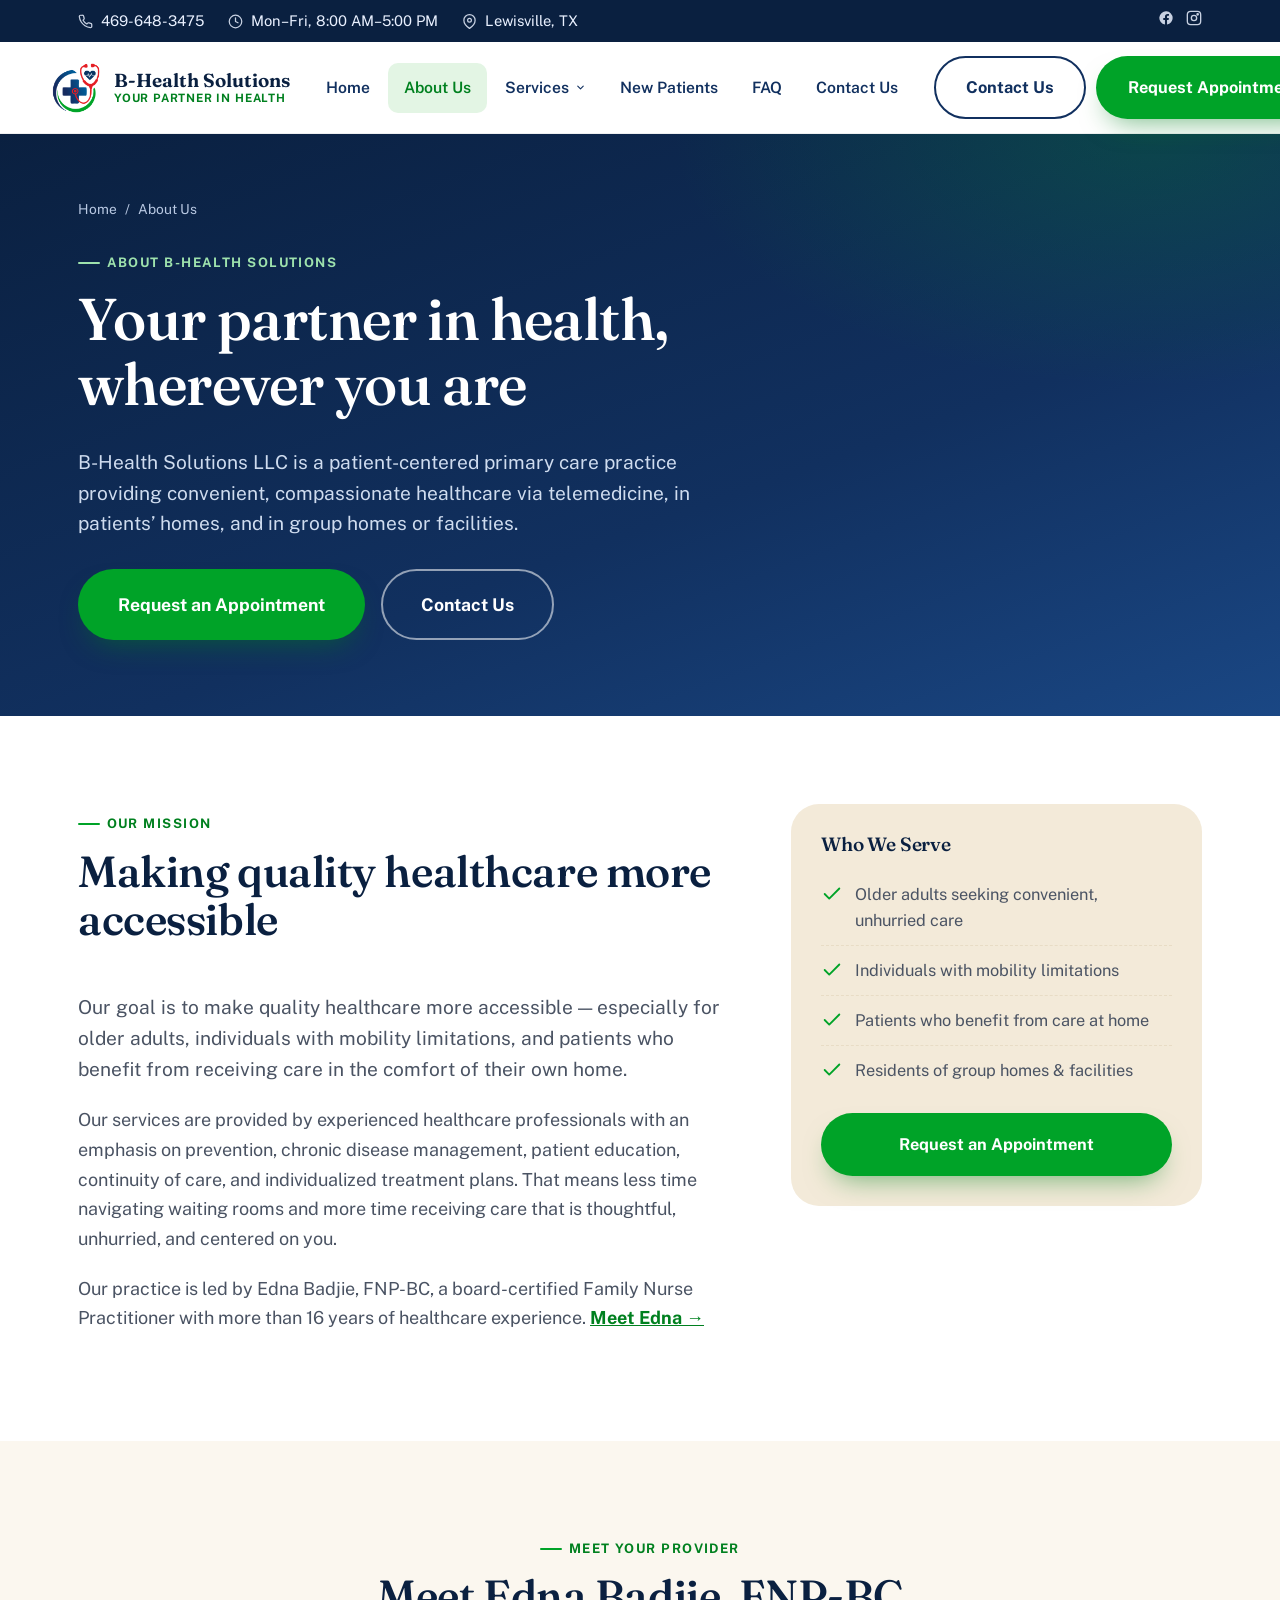
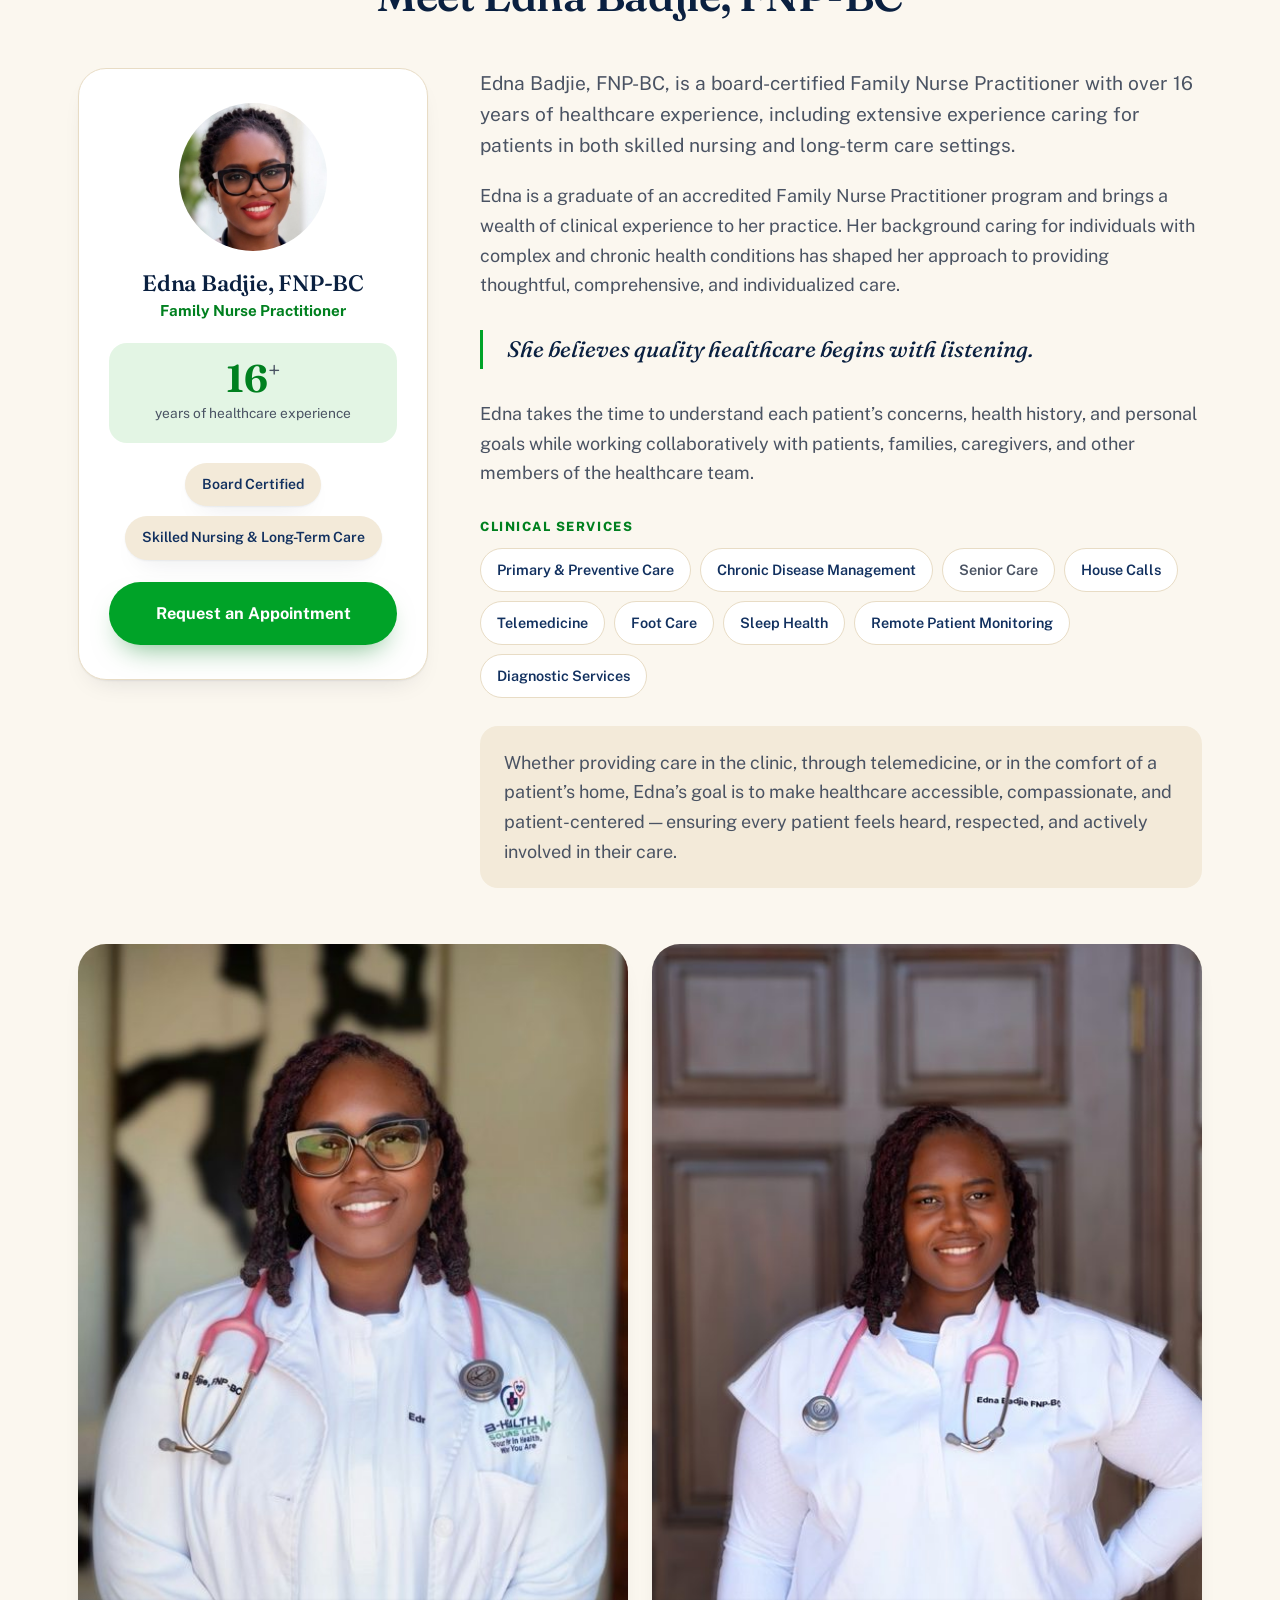
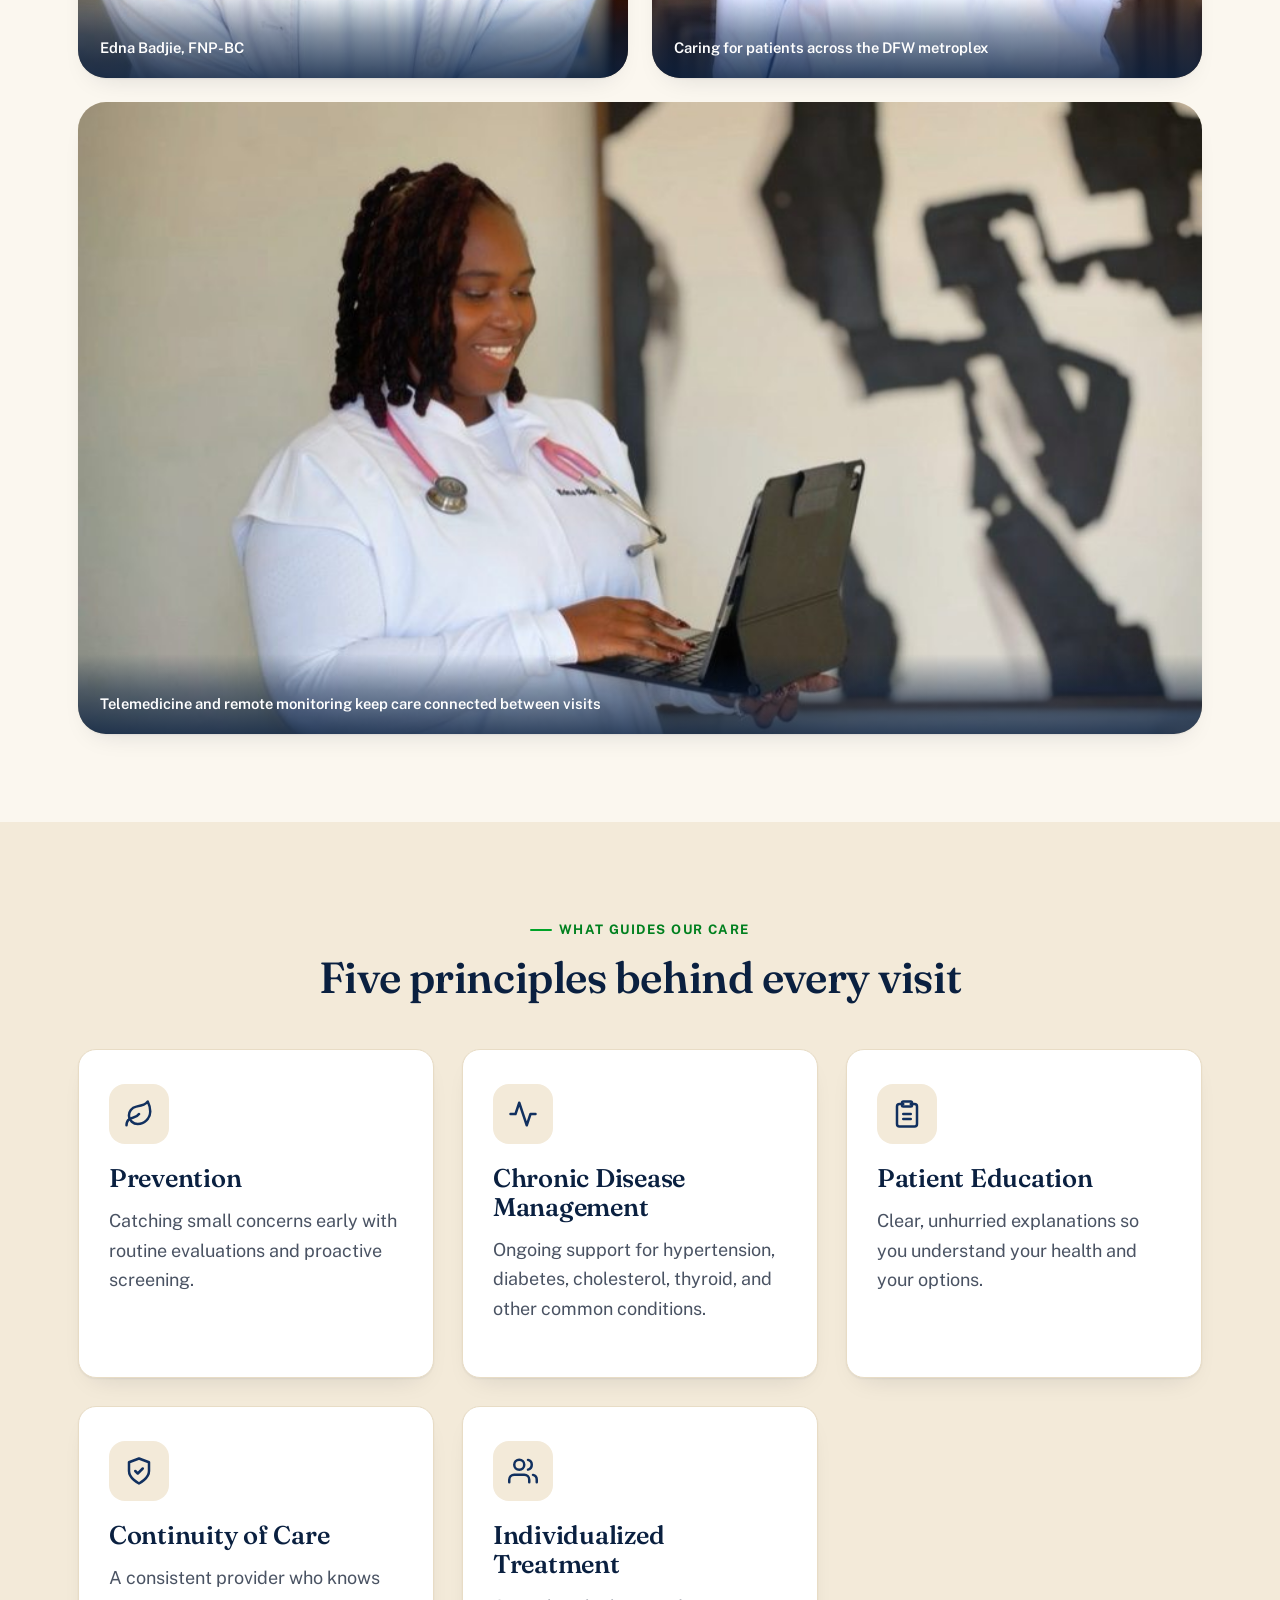
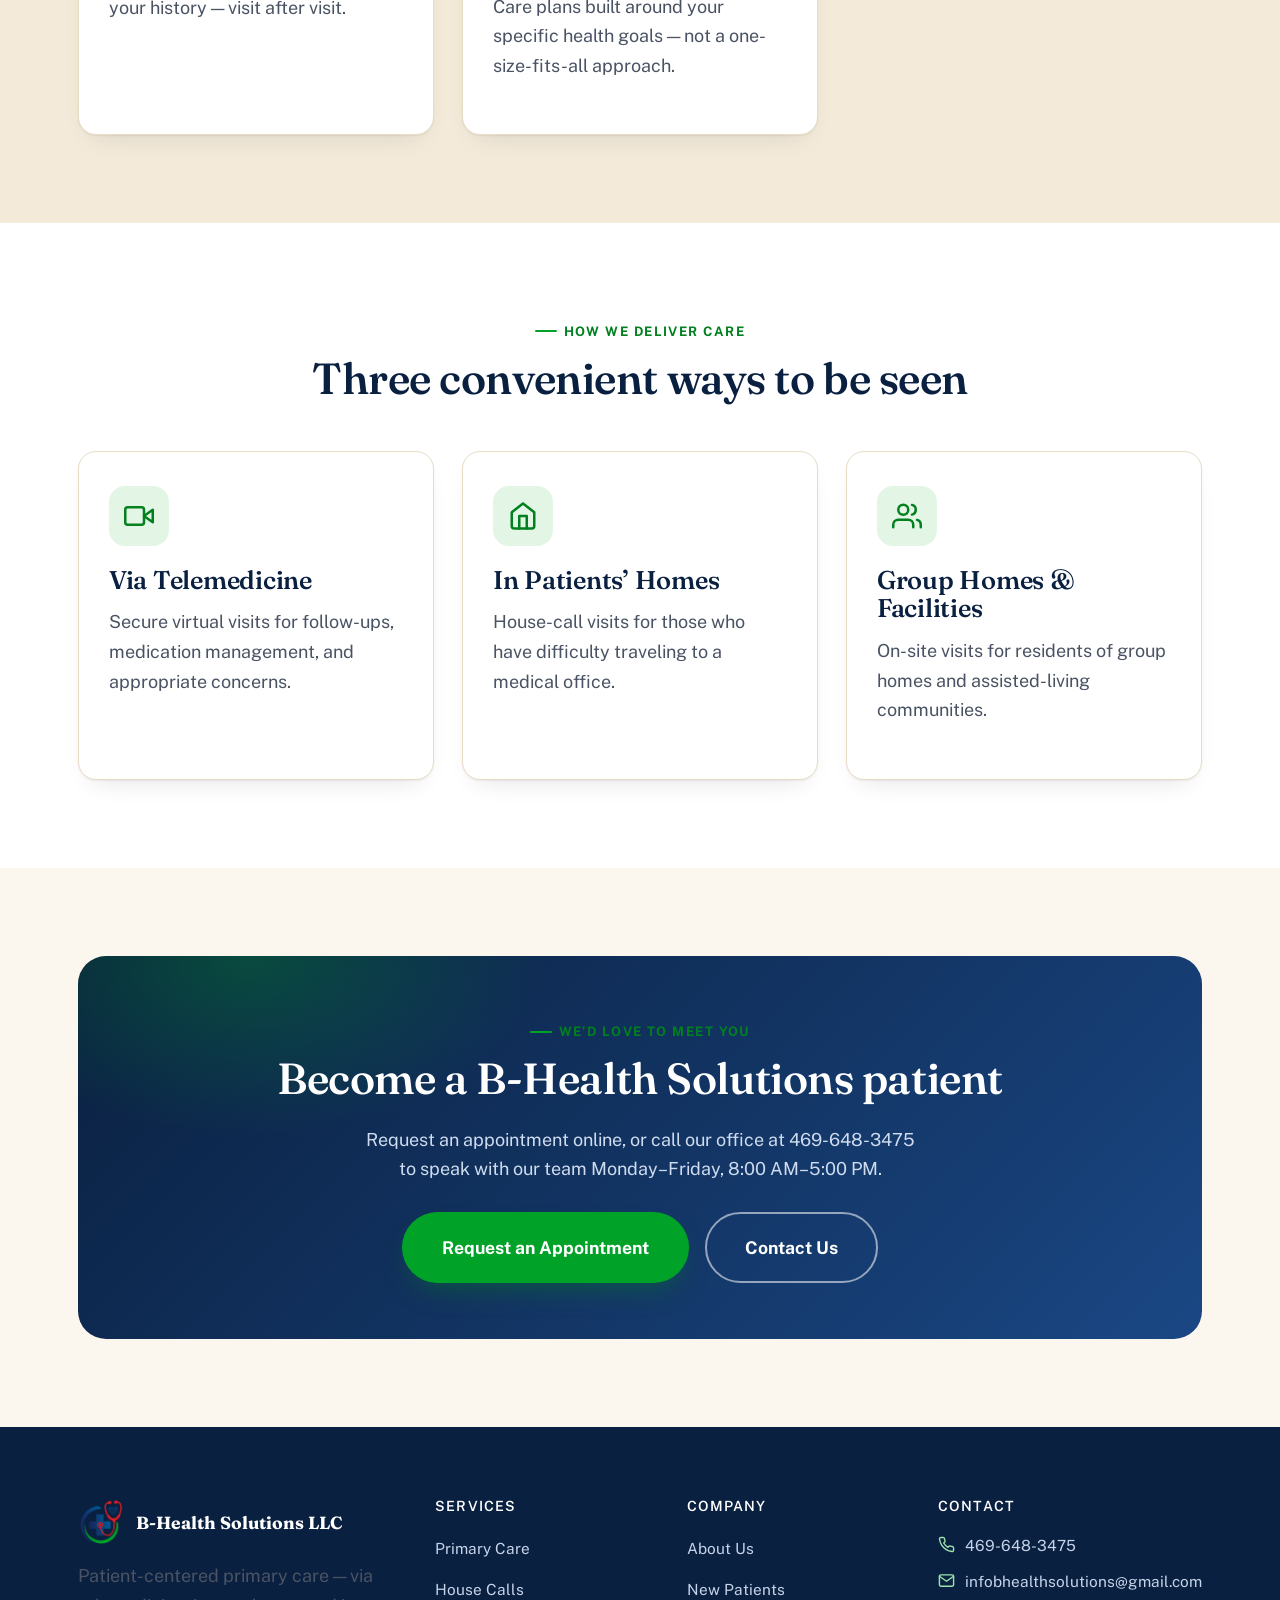
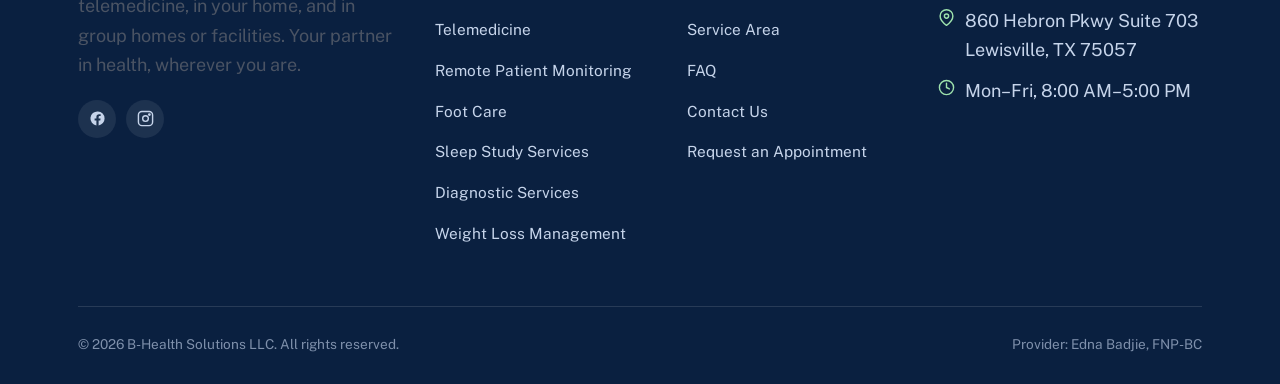
<file: about.html>
<!doctype html>
<html lang="en">
<head>
<meta charset="UTF-8">
<meta name="viewport" content="width=device-width, initial-scale=1.0">
<title>About Us | B-Health Solutions LLC</title>
<meta name="description" content="Meet Edna Badjie, FNP-BC — a board-certified Family Nurse Practitioner with over 16 years of experience leading B-Health Solutions LLC, providing care via telemedicine, in-home visits, and group home or facility visits.">
<link rel="icon" href="images/icon-32.png" sizes="32x32">
<link rel="icon" href="images/icon-192.png" sizes="192x192">
<link rel="apple-touch-icon" href="images/apple-touch-icon.png">
<link rel="stylesheet" href="css/style.css">
</head>
<body>

<div class="topbar">
  <div class="container">
    <div class="topbar-left">
      <a href="tel:4696483475" class="topbar-item"><svg viewBox="0 0 24 24" fill="none" stroke="currentColor" stroke-width="2" stroke-linecap="round" stroke-linejoin="round"><path d="M22 16.92v3a2 2 0 0 1-2.18 2 19.79 19.79 0 0 1-8.63-3.07 19.5 19.5 0 0 1-6-6 19.79 19.79 0 0 1-3.07-8.67A2 2 0 0 1 4.11 2h3a2 2 0 0 1 2 1.72c.13.96.36 1.9.7 2.81a2 2 0 0 1-.45 2.11L8.09 9.91a16 16 0 0 0 6 6l1.27-1.27a2 2 0 0 1 2.11-.45c.91.34 1.85.57 2.81.7A2 2 0 0 1 22 16.92Z"/></svg><span>469-648-3475</span></a>
      <span class="topbar-item"><svg viewBox="0 0 24 24" fill="none" stroke="currentColor" stroke-width="2" stroke-linecap="round" stroke-linejoin="round"><circle cx="12" cy="12" r="10"/><path d="M12 6v6l4 2"/></svg><span>Mon&ndash;Fri, 8:00 AM&ndash;5:00 PM</span></span>
      <span class="topbar-item"><svg viewBox="0 0 24 24" fill="none" stroke="currentColor" stroke-width="2" stroke-linecap="round" stroke-linejoin="round"><path d="M21 10c0 7-9 13-9 13s-9-6-9-13a9 9 0 0 1 18 0Z"/><circle cx="12" cy="10" r="3"/></svg><span>Lewisville, TX</span></span>
    </div>
    <div class="topbar-social">
      <a href="#" aria-label="B-Health Solutions on Facebook"><svg viewBox="0 0 24 24" fill="currentColor"><path d="M22 12a10 10 0 1 0-11.56 9.88v-6.99H7.9V12h2.54V9.8c0-2.5 1.49-3.89 3.78-3.89 1.1 0 2.24.2 2.24.2v2.46h-1.26c-1.24 0-1.63.77-1.63 1.56V12h2.78l-.44 2.89h-2.34v6.99A10 10 0 0 0 22 12Z"/></svg></a>
      <a href="#" aria-label="B-Health Solutions on Instagram"><svg viewBox="0 0 24 24" fill="none" stroke="currentColor" stroke-width="2" stroke-linecap="round" stroke-linejoin="round"><rect x="2" y="2" width="20" height="20" rx="5"/><circle cx="12" cy="12" r="4"/><circle cx="17.5" cy="6.5" r="1"/></svg></a>
    </div>
  </div>
</div>

<header class="site-header">
  <div class="container nav-wrap">
    <a href="index.html" class="brand">
      <img src="images/icon-192.png" alt="B-Health Solutions LLC">
      <span class="brand-text"><strong>B-Health Solutions</strong><span>Your Partner In Health</span></span>
    </a>
    <nav class="main-nav" id="main-nav" aria-label="Primary">
      <div class="mobile-cta">
        <a href="new-patients.html" class="btn btn-primary btn-block">Request an Appointment</a>
        <a href="tel:4696483475" class="btn btn-outline btn-block">Call 469-648-3475</a>
      </div>
      <ul>
        <li><a href="index.html">Home</a></li>
        <li><a href="about.html">About Us</a></li>
        <li class="has-dropdown">
          <a href="services.html">Services <svg class="chev" viewBox="0 0 24 24" fill="none" stroke="currentColor" stroke-width="2.4" stroke-linecap="round" stroke-linejoin="round"><path d="m6 9 6 6 6-6"/></svg></a>
          <div class="dropdown dropdown-wide">
            <a href="primary-care.html">Primary Care<small>Routine &amp; preventive adult care</small></a>
            <a href="house-calls.html">House Calls<small>In-home primary care visits</small></a>
            <a href="telemedicine.html">Telemedicine<small>Virtual visits from home</small></a>
            <a href="remote-monitoring.html">Remote Patient Monitoring<small>Track vitals from home</small></a>
            <a href="foot-care.html">Foot Care<small>Routine foot health services</small></a>
            <a href="sleep-study.html">Sleep Study Services<small>Sleep disorder evaluation</small></a>
            <a href="diagnostics.html">Diagnostic Services<small>ABI, TM-Flow &amp; lab testing</small></a>
            <a href="weight-loss.html">Weight Loss Management<small>Supervised, individualized plans</small></a>
            <a href="service-area.html" class="dd-wide-row">Service Area<small>The cities we serve across DFW</small></a>
          </div>
        </li>
        <li><a href="new-patients.html">New Patients</a></li>
        <li><a href="faq.html">FAQ</a></li>
        <li><a href="contact.html">Contact Us</a></li>
      </ul>
    </nav>
    <div class="header-cta">
      <a href="contact.html" class="btn btn-outline">Contact Us</a>
      <a href="new-patients.html" class="btn btn-primary">Request Appointment</a>
      <button class="nav-toggle" aria-label="Open menu" aria-expanded="false" aria-controls="main-nav"><svg viewBox="0 0 24 24" fill="none" stroke="currentColor" stroke-width="2" stroke-linecap="round" stroke-linejoin="round"><path d="M3 6h18M3 12h18M3 18h18"/></svg></button>
    </div>
  </div>
  <div class="nav-scrim"></div>
</header>

<main>

  <section class="page-hero">
    <div class="container">
      <div class="breadcrumb"><a href="index.html">Home</a><span>/</span><span>About Us</span></div>
      <span class="eyebrow">About B-Health Solutions</span>
      <h1>Your partner in health, wherever you are</h1>
      <p class="lede">B-Health Solutions LLC is a patient-centered primary care practice providing convenient, compassionate healthcare via telemedicine, in patients&rsquo; homes, and in group homes or facilities.</p>
      <div class="cta-row">
        <a href="new-patients.html" class="btn btn-primary btn-lg">Request an Appointment</a>
        <a href="contact.html" class="btn btn-outline-light btn-lg">Contact Us</a>
      </div>
    </div>
  </section>

  <section class="section">
    <div class="container">
      <div class="service-layout">
        <div>
          <div class="section-head reveal">
            <span class="eyebrow">Our Mission</span>
            <h2>Making quality healthcare more accessible</h2>
          </div>
          <p class="lede reveal">Our goal is to make quality healthcare more accessible &mdash; especially for older adults, individuals with mobility limitations, and patients who benefit from receiving care in the comfort of their own home.</p>
          <p class="reveal">Our services are provided by experienced healthcare professionals with an emphasis on prevention, chronic disease management, patient education, continuity of care, and individualized treatment plans. That means less time navigating waiting rooms and more time receiving care that is thoughtful, unhurried, and centered on you.</p>

          <p class="reveal">Our practice is led by Edna Badjie, FNP-BC, a board-certified Family Nurse Practitioner with more than 16 years of healthcare experience. <a href="#provider" style="color:var(--green-700);font-weight:700;">Meet Edna &rarr;</a></p>
        </div>

        <aside class="sidebar-card reveal">
          <h4>Who We Serve</h4>
          <ul class="check-list">
            <li><svg viewBox="0 0 24 24" fill="none" stroke="currentColor" stroke-width="2" stroke-linecap="round" stroke-linejoin="round"><path d="M20 6 9 17l-5-5"/></svg>Older adults seeking convenient, unhurried care</li>
            <li><svg viewBox="0 0 24 24" fill="none" stroke="currentColor" stroke-width="2" stroke-linecap="round" stroke-linejoin="round"><path d="M20 6 9 17l-5-5"/></svg>Individuals with mobility limitations</li>
            <li><svg viewBox="0 0 24 24" fill="none" stroke="currentColor" stroke-width="2" stroke-linecap="round" stroke-linejoin="round"><path d="M20 6 9 17l-5-5"/></svg>Patients who benefit from care at home</li>
            <li><svg viewBox="0 0 24 24" fill="none" stroke="currentColor" stroke-width="2" stroke-linecap="round" stroke-linejoin="round"><path d="M20 6 9 17l-5-5"/></svg>Residents of group homes &amp; facilities</li>
          </ul>
          <a href="new-patients.html" class="btn btn-primary btn-block">Request an Appointment</a>
        </aside>
      </div>
    </div>
  </section>

  <!-- ===== Meet the provider ===== -->
  <section class="section section--cream" id="provider">
    <div class="container">
      <div class="section-head center reveal">
        <span class="eyebrow">Meet Your Provider</span>
        <h2>Meet Edna Badjie, FNP-BC</h2>
      </div>

      <div class="provider-feature">
        <aside class="provider-profile reveal">
          <img class="provider-portrait"
               src="images/edna-badjie.jpg"
               srcset="images/edna-badjie.jpg 440w, images/edna-badjie@2x.jpg 880w"
               sizes="148px"
               width="440" height="440"
               alt="Edna Badjie, FNP-BC, Family Nurse Practitioner at B-Health Solutions">

          <h3>Edna Badjie, FNP-BC</h3>
          <p class="provider-role">Family Nurse Practitioner</p>
          <div class="provider-stat">
            <strong>16<span class="plus">+</span></strong>
            <span>years of healthcare experience</span>
          </div>
          <div class="credential-list">
            <span class="pill">Board Certified</span>
            <span class="pill">Skilled Nursing &amp; Long-Term Care</span>
          </div>
          <a href="new-patients.html" class="btn btn-primary btn-block">Request an Appointment</a>
        </aside>

        <div class="provider-bio reveal">
          <p class="lede">Edna Badjie, FNP-BC, is a board-certified Family Nurse Practitioner with over 16 years of healthcare experience, including extensive experience caring for patients in both skilled nursing and long-term care settings.</p>

          <p>Edna is a graduate of an accredited Family Nurse Practitioner program and brings a wealth of clinical experience to her practice. Her background caring for individuals with complex and chronic health conditions has shaped her approach to providing thoughtful, comprehensive, and individualized care.</p>

          <blockquote class="pull-quote">She believes quality healthcare begins with listening.</blockquote>

          <p>Edna takes the time to understand each patient&rsquo;s concerns, health history, and personal goals while working collaboratively with patients, families, caregivers, and other members of the healthcare team.</p>

          <h4 class="bio-subhead">Clinical Services</h4>
          <div class="service-chips">
            <a href="primary-care.html">Primary &amp; Preventive Care</a>
            <a href="primary-care.html">Chronic Disease Management</a>
            <span>Senior Care</span>
            <a href="house-calls.html">House Calls</a>
            <a href="telemedicine.html">Telemedicine</a>
            <a href="foot-care.html">Foot Care</a>
            <a href="sleep-study.html">Sleep Health</a>
            <a href="remote-monitoring.html">Remote Patient Monitoring</a>
            <a href="diagnostics.html">Diagnostic Services</a>
          </div>

          <p class="bio-close">Whether providing care in the clinic, through telemedicine, or in the comfort of a patient&rsquo;s home, Edna&rsquo;s goal is to make healthcare accessible, compassionate, and patient-centered &mdash; ensuring every patient feels heard, respected, and actively involved in their care.</p>
        </div>
      </div>

      <!-- ===== Photo gallery ===== -->
      <div class="provider-gallery reveal">
        <figure class="pg-item">
          <img src="images/edna-coat.jpg"
               srcset="images/edna-coat.jpg 540w, images/edna-coat@2x.jpg 1080w"
               sizes="(max-width:760px) 100vw, 34vw"
               width="540" height="808" loading="lazy" decoding="async"
               alt="Edna Badjie, FNP-BC, wearing a white B-Health Solutions coat and stethoscope">
          <figcaption>Edna Badjie, FNP-BC</figcaption>
        </figure>
        <figure class="pg-item">
          <img src="images/edna-standing.jpg"
               srcset="images/edna-standing.jpg 540w, images/edna-standing@2x.jpg 1080w"
               sizes="(max-width:760px) 100vw, 34vw"
               width="540" height="810" loading="lazy" decoding="async"
               alt="Edna Badjie, FNP-BC, in white scrubs with a stethoscope, ready for a patient visit">
          <figcaption>Caring for patients across the DFW metroplex</figcaption>
        </figure>
        <figure class="pg-item pg-wide">
          <img src="images/edna-telehealth.jpg"
               srcset="images/edna-telehealth.jpg 900w, images/edna-telehealth@2x.jpg 1616w"
               sizes="(max-width:760px) 100vw, 70vw"
               width="900" height="601" loading="lazy" decoding="async"
               alt="Edna Badjie, FNP-BC, reviewing patient information on a tablet during a telemedicine visit">
          <figcaption>Telemedicine and remote monitoring keep care connected between visits</figcaption>
        </figure>
      </div>
    </div>
  </section>

  <section class="section section--sand">
    <div class="container">
      <div class="section-head center reveal">
        <span class="eyebrow">What Guides Our Care</span>
        <h2>Five principles behind every visit</h2>
      </div>
      <div class="grid grid-3 reveal-stagger">
        <div class="card value-card reveal" style="--i:0">
          <div class="icon"><svg viewBox="0 0 24 24" fill="none" stroke="currentColor" stroke-width="2" stroke-linecap="round" stroke-linejoin="round"><path d="M11 20A7 7 0 0 1 9.8 6.1C15.5 5 17 4.48 19 2c1 2 2 4.18 2 8 0 5.5-4.78 10-10 10Z"/><path d="M2 21c0-3 1.85-5.36 5.08-6C9.5 14.52 11 13.5 12 12"/></svg></div>
          <h3>Prevention</h3>
          <p>Catching small concerns early with routine evaluations and proactive screening.</p>
        </div>
        <div class="card value-card reveal" style="--i:1">
          <div class="icon"><svg viewBox="0 0 24 24" fill="none" stroke="currentColor" stroke-width="2" stroke-linecap="round" stroke-linejoin="round"><path d="M22 12h-4l-3 9L9 3l-3 9H2"/></svg></div>
          <h3>Chronic Disease Management</h3>
          <p>Ongoing support for hypertension, diabetes, cholesterol, thyroid, and other common conditions.</p>
        </div>
        <div class="card value-card reveal" style="--i:2">
          <div class="icon"><svg viewBox="0 0 24 24" fill="none" stroke="currentColor" stroke-width="2" stroke-linecap="round" stroke-linejoin="round"><rect x="8" y="2" width="8" height="4" rx="1"/><path d="M9 4H6a2 2 0 0 0-2 2v14a2 2 0 0 0 2 2h12a2 2 0 0 0 2-2V6a2 2 0 0 0-2-2h-3"/><path d="M9 12h6M9 16h6"/></svg></div>
          <h3>Patient Education</h3>
          <p>Clear, unhurried explanations so you understand your health and your options.</p>
        </div>
        <div class="card value-card reveal" style="--i:3">
          <div class="icon"><svg viewBox="0 0 24 24" fill="none" stroke="currentColor" stroke-width="2" stroke-linecap="round" stroke-linejoin="round"><path d="M12 22s8-4 8-10V5l-8-3-8 3v7c0 6 8 10 8 10Z"/><path d="m9 12 2 2 4-4"/></svg></div>
          <h3>Continuity of Care</h3>
          <p>A consistent provider who knows your history &mdash; visit after visit.</p>
        </div>
        <div class="card value-card reveal" style="--i:4">
          <div class="icon"><svg viewBox="0 0 24 24" fill="none" stroke="currentColor" stroke-width="2" stroke-linecap="round" stroke-linejoin="round"><path d="M17 21v-2a4 4 0 0 0-4-4H5a4 4 0 0 0-4 4v2"/><circle cx="9" cy="7" r="4"/><path d="M23 21v-2a4 4 0 0 0-3-3.87"/><path d="M16 3.13a4 4 0 0 1 0 7.75"/></svg></div>
          <h3>Individualized Treatment</h3>
          <p>Care plans built around your specific health goals &mdash; not a one-size-fits-all approach.</p>
        </div>
      </div>
    </div>
  </section>

  <section class="section">
    <div class="container">
      <div class="section-head center reveal">
        <span class="eyebrow">How We Deliver Care</span>
        <h2>Three convenient ways to be seen</h2>
      </div>
      <div class="grid grid-3 reveal-stagger">
        <div class="card reveal" style="--i:0">
          <div class="icon" style="background:var(--green-100);color:var(--green-700);width:60px;height:60px;border-radius:16px;display:flex;align-items:center;justify-content:center;margin-bottom:20px;"><svg viewBox="0 0 24 24" fill="none" stroke="currentColor" stroke-width="2" stroke-linecap="round" stroke-linejoin="round" style="width:30px;height:30px;"><path d="m23 7-7 5 7 5V7z"/><rect x="1" y="5" width="15" height="14" rx="2"/></svg></div>
          <h3>Via Telemedicine</h3>
          <p>Secure virtual visits for follow-ups, medication management, and appropriate concerns.</p>
        </div>
        <div class="card reveal" style="--i:1">
          <div class="icon" style="background:var(--green-100);color:var(--green-700);width:60px;height:60px;border-radius:16px;display:flex;align-items:center;justify-content:center;margin-bottom:20px;"><svg viewBox="0 0 24 24" fill="none" stroke="currentColor" stroke-width="2" stroke-linecap="round" stroke-linejoin="round" style="width:30px;height:30px;"><path d="m3 9 9-7 9 7v11a2 2 0 0 1-2 2H5a2 2 0 0 1-2-2z"/><path d="M9 22V12h6v10"/></svg></div>
          <h3>In Patients&rsquo; Homes</h3>
          <p>House-call visits for those who have difficulty traveling to a medical office.</p>
        </div>
        <div class="card reveal" style="--i:2">
          <div class="icon" style="background:var(--green-100);color:var(--green-700);width:60px;height:60px;border-radius:16px;display:flex;align-items:center;justify-content:center;margin-bottom:20px;"><svg viewBox="0 0 24 24" fill="none" stroke="currentColor" stroke-width="2" stroke-linecap="round" stroke-linejoin="round" style="width:30px;height:30px;"><path d="M17 21v-2a4 4 0 0 0-4-4H5a4 4 0 0 0-4 4v2"/><circle cx="9" cy="7" r="4"/><path d="M23 21v-2a4 4 0 0 0-3-3.87"/><path d="M16 3.13a4 4 0 0 1 0 7.75"/></svg></div>
          <h3>Group Homes &amp; Facilities</h3>
          <p>On-site visits for residents of group homes and assisted-living communities.</p>
        </div>
      </div>
    </div>
  </section>

  <section class="section section--cream">
    <div class="container">
      <div class="cta-band reveal" style="background:linear-gradient(135deg,var(--navy-950),var(--navy-700));">
        <span class="eyebrow">We&rsquo;d Love to Meet You</span>
        <h2>Become a B-Health Solutions patient</h2>
        <p>Request an appointment online, or call our office at 469-648-3475 to speak with our team Monday&ndash;Friday, 8:00 AM&ndash;5:00 PM.</p>
        <div class="cta-row">
          <a href="new-patients.html" class="btn btn-primary btn-lg">Request an Appointment</a>
          <a href="contact.html" class="btn btn-outline-light btn-lg">Contact Us</a>
        </div>
      </div>
    </div>
  </section>

</main>

<footer class="site-footer">
  <div class="container">
    <div class="footer-grid">
      <div>
        <a href="index.html" class="footer-brand">
          <img src="images/icon-192.png" alt="B-Health Solutions LLC">
          <strong>B-Health Solutions LLC</strong>
        </a>
        <p>Patient-centered primary care &mdash; via telemedicine, in your home, and in group homes or facilities. Your partner in health, wherever you are.</p>
        <div class="footer-social">
          <a href="#" aria-label="Facebook"><svg viewBox="0 0 24 24" fill="currentColor"><path d="M22 12a10 10 0 1 0-11.56 9.88v-6.99H7.9V12h2.54V9.8c0-2.5 1.49-3.89 3.78-3.89 1.1 0 2.24.2 2.24.2v2.46h-1.26c-1.24 0-1.63.77-1.63 1.56V12h2.78l-.44 2.89h-2.34v6.99A10 10 0 0 0 22 12Z"/></svg></a>
          <a href="#" aria-label="Instagram"><svg viewBox="0 0 24 24" fill="none" stroke="currentColor" stroke-width="2" stroke-linecap="round" stroke-linejoin="round"><rect x="2" y="2" width="20" height="20" rx="5"/><circle cx="12" cy="12" r="4"/><circle cx="17.5" cy="6.5" r="1"/></svg></a>
        </div>
      </div>
      <div>
        <h4>Services</h4>
        <ul>
          <li><a href="primary-care.html">Primary Care</a></li>
          <li><a href="house-calls.html">House Calls</a></li>
          <li><a href="telemedicine.html">Telemedicine</a></li>
          <li><a href="remote-monitoring.html">Remote Patient Monitoring</a></li>
          <li><a href="foot-care.html">Foot Care</a></li>
          <li><a href="sleep-study.html">Sleep Study Services</a></li>
          <li><a href="diagnostics.html">Diagnostic Services</a></li>
          <li><a href="weight-loss.html">Weight Loss Management</a></li>
        </ul>
      </div>
      <div>
        <h4>Company</h4>
        <ul>
          <li><a href="about.html">About Us</a></li>
          <li><a href="new-patients.html">New Patients</a></li>
          <li><a href="service-area.html">Service Area</a></li>
          <li><a href="faq.html">FAQ</a></li>
          <li><a href="contact.html">Contact Us</a></li>
          <li><a href="new-patients.html#request-form">Request an Appointment</a></li>
        </ul>
      </div>
      <div>
        <h4>Contact</h4>
        <ul class="footer-contact">
          <li><svg viewBox="0 0 24 24" fill="none" stroke="currentColor" stroke-width="2" stroke-linecap="round" stroke-linejoin="round"><path d="M22 16.92v3a2 2 0 0 1-2.18 2 19.79 19.79 0 0 1-8.63-3.07 19.5 19.5 0 0 1-6-6 19.79 19.79 0 0 1-3.07-8.67A2 2 0 0 1 4.11 2h3a2 2 0 0 1 2 1.72c.13.96.36 1.9.7 2.81a2 2 0 0 1-.45 2.11L8.09 9.91a16 16 0 0 0 6 6l1.27-1.27a2 2 0 0 1 2.11-.45c.91.34 1.85.57 2.81.7A2 2 0 0 1 22 16.92Z"/></svg><a href="tel:4696483475">469-648-3475</a></li>
          <li><svg viewBox="0 0 24 24" fill="none" stroke="currentColor" stroke-width="2" stroke-linecap="round" stroke-linejoin="round"><rect x="2" y="4" width="20" height="16" rx="2"/><path d="m22 6-10 7L2 6"/></svg><a href="mailto:infobhealthsolutions@gmail.com">infobhealthsolutions@gmail.com</a></li>
          <li><svg viewBox="0 0 24 24" fill="none" stroke="currentColor" stroke-width="2" stroke-linecap="round" stroke-linejoin="round"><path d="M21 10c0 7-9 13-9 13s-9-6-9-13a9 9 0 0 1 18 0Z"/><circle cx="12" cy="10" r="3"/></svg><span>860 Hebron Pkwy Suite 703<br>Lewisville, TX 75057</span></li>
          <li><svg viewBox="0 0 24 24" fill="none" stroke="currentColor" stroke-width="2" stroke-linecap="round" stroke-linejoin="round"><circle cx="12" cy="12" r="10"/><path d="M12 6v6l4 2"/></svg><span>Mon&ndash;Fri, 8:00 AM&ndash;5:00 PM</span></li>
        </ul>
      </div>
    </div>
    <div class="footer-bottom">
      <span>&copy; <span data-year></span> B-Health Solutions LLC. All rights reserved.</span>
      <span>Provider: Edna Badjie, FNP-BC</span>
    </div>
  </div>
</footer>

<script src="js/main.js"></script>
</body>
</html>
</file>
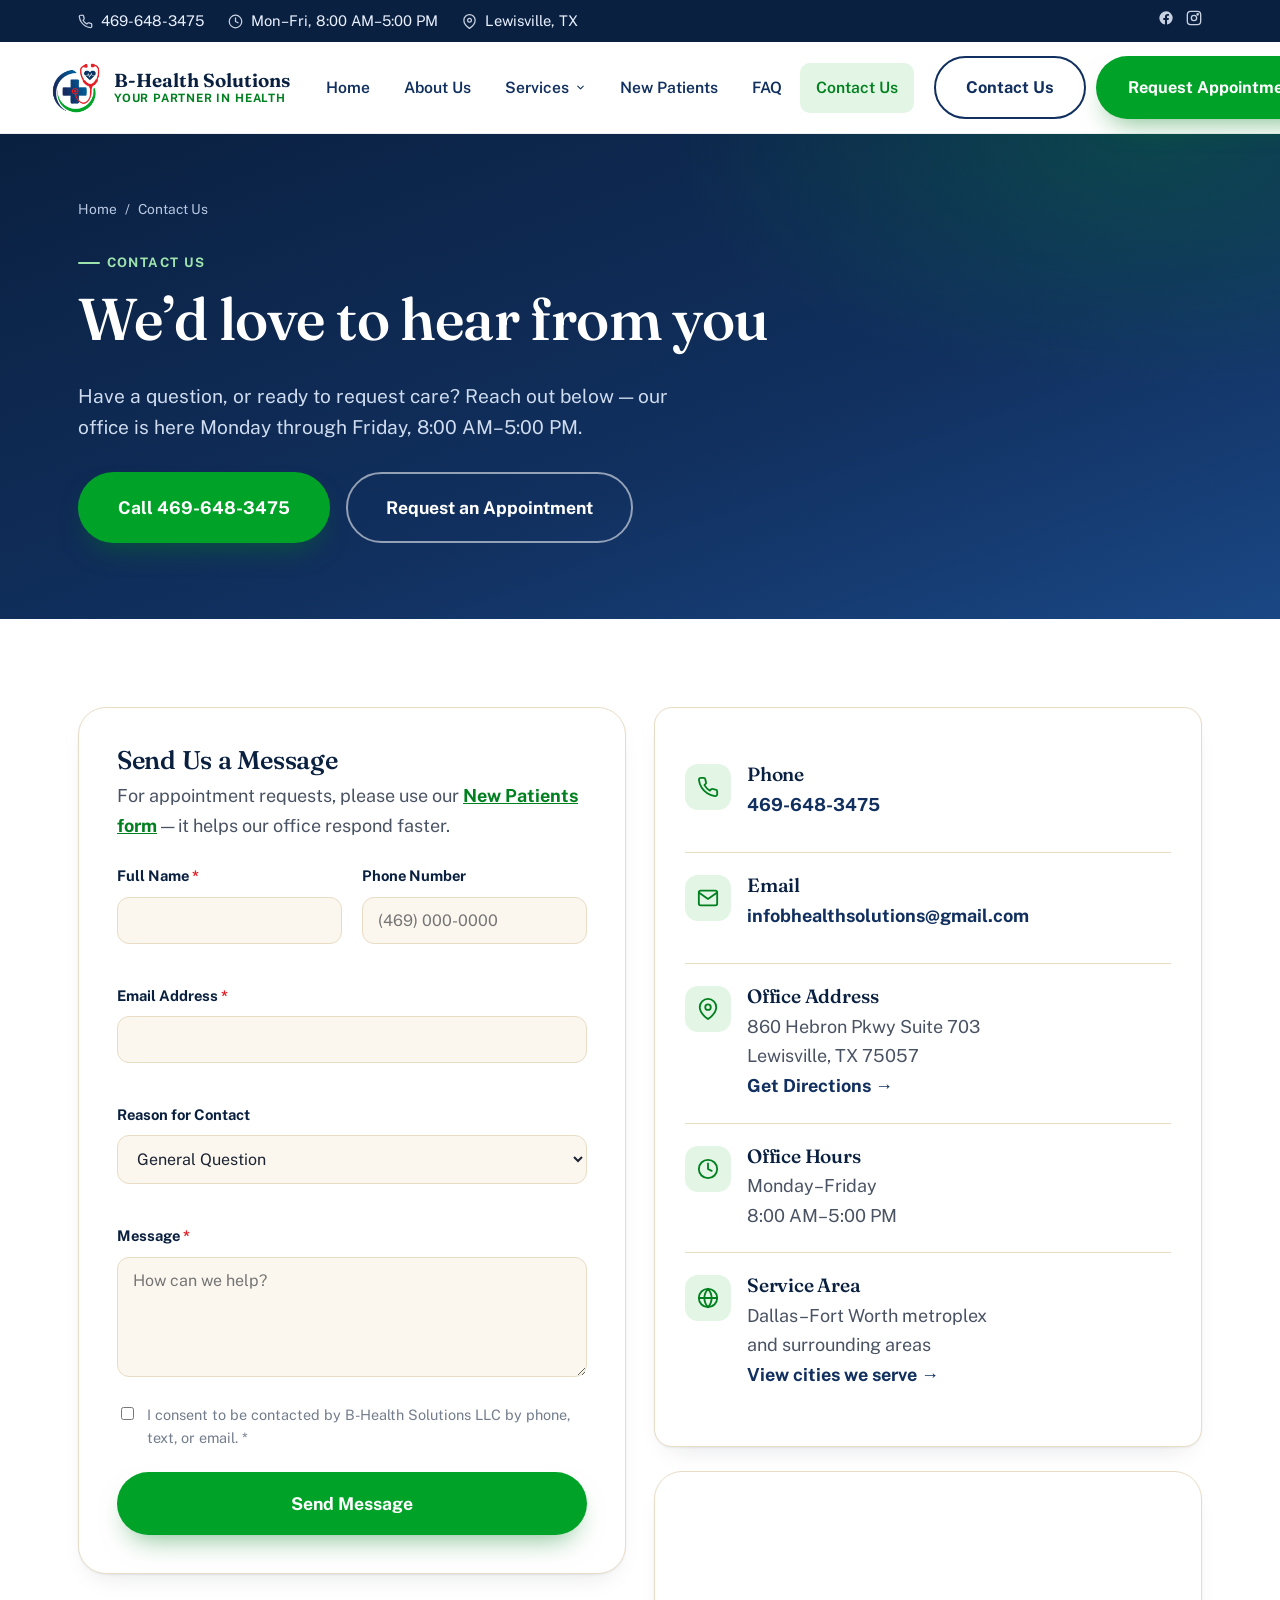
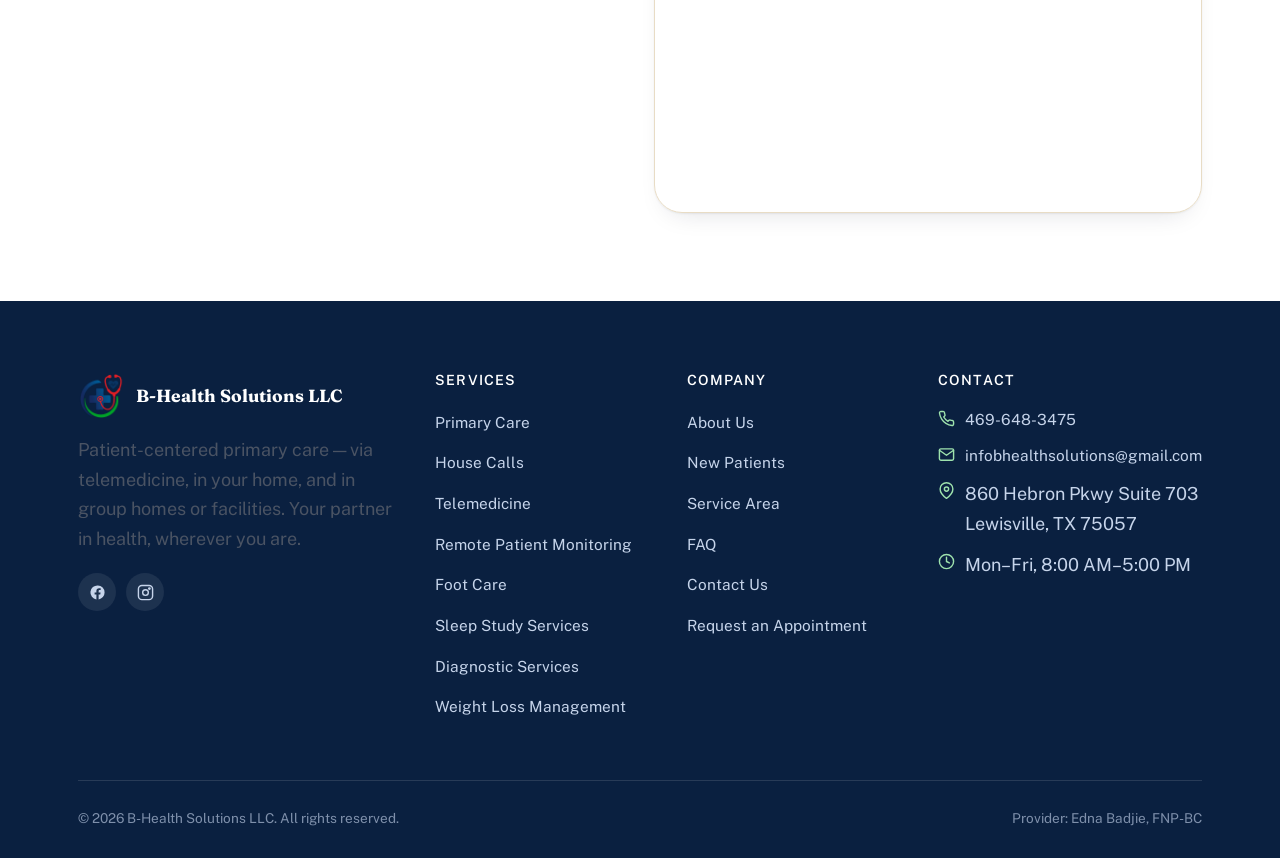
<file: contact.html>
<!doctype html>
<html lang="en">
<head>
<meta charset="UTF-8">
<meta name="viewport" content="width=device-width, initial-scale=1.0">
<title>Contact Us | B-Health Solutions LLC</title>
<meta name="description" content="Contact B-Health Solutions LLC in Lewisville, TX. Call 469-648-3475, email infobhealthsolutions@gmail.com, or send a message online.">
<link rel="icon" href="images/icon-32.png" sizes="32x32">
<link rel="icon" href="images/icon-192.png" sizes="192x192">
<link rel="apple-touch-icon" href="images/apple-touch-icon.png">
<link rel="stylesheet" href="css/style.css">
</head>
<body>

<div class="topbar">
  <div class="container">
    <div class="topbar-left">
      <a href="tel:4696483475" class="topbar-item"><svg viewBox="0 0 24 24" fill="none" stroke="currentColor" stroke-width="2" stroke-linecap="round" stroke-linejoin="round"><path d="M22 16.92v3a2 2 0 0 1-2.18 2 19.79 19.79 0 0 1-8.63-3.07 19.5 19.5 0 0 1-6-6 19.79 19.79 0 0 1-3.07-8.67A2 2 0 0 1 4.11 2h3a2 2 0 0 1 2 1.72c.13.96.36 1.9.7 2.81a2 2 0 0 1-.45 2.11L8.09 9.91a16 16 0 0 0 6 6l1.27-1.27a2 2 0 0 1 2.11-.45c.91.34 1.85.57 2.81.7A2 2 0 0 1 22 16.92Z"/></svg><span>469-648-3475</span></a>
      <span class="topbar-item"><svg viewBox="0 0 24 24" fill="none" stroke="currentColor" stroke-width="2" stroke-linecap="round" stroke-linejoin="round"><circle cx="12" cy="12" r="10"/><path d="M12 6v6l4 2"/></svg><span>Mon&ndash;Fri, 8:00 AM&ndash;5:00 PM</span></span>
      <span class="topbar-item"><svg viewBox="0 0 24 24" fill="none" stroke="currentColor" stroke-width="2" stroke-linecap="round" stroke-linejoin="round"><path d="M21 10c0 7-9 13-9 13s-9-6-9-13a9 9 0 0 1 18 0Z"/><circle cx="12" cy="10" r="3"/></svg><span>Lewisville, TX</span></span>
    </div>
    <div class="topbar-social">
      <a href="#" aria-label="B-Health Solutions on Facebook"><svg viewBox="0 0 24 24" fill="currentColor"><path d="M22 12a10 10 0 1 0-11.56 9.88v-6.99H7.9V12h2.54V9.8c0-2.5 1.49-3.89 3.78-3.89 1.1 0 2.24.2 2.24.2v2.46h-1.26c-1.24 0-1.63.77-1.63 1.56V12h2.78l-.44 2.89h-2.34v6.99A10 10 0 0 0 22 12Z"/></svg></a>
      <a href="#" aria-label="B-Health Solutions on Instagram"><svg viewBox="0 0 24 24" fill="none" stroke="currentColor" stroke-width="2" stroke-linecap="round" stroke-linejoin="round"><rect x="2" y="2" width="20" height="20" rx="5"/><circle cx="12" cy="12" r="4"/><circle cx="17.5" cy="6.5" r="1"/></svg></a>
    </div>
  </div>
</div>

<header class="site-header">
  <div class="container nav-wrap">
    <a href="index.html" class="brand">
      <img src="images/icon-192.png" alt="B-Health Solutions LLC">
      <span class="brand-text"><strong>B-Health Solutions</strong><span>Your Partner In Health</span></span>
    </a>
    <nav class="main-nav" id="main-nav" aria-label="Primary">
      <div class="mobile-cta">
        <a href="new-patients.html" class="btn btn-primary btn-block">Request an Appointment</a>
        <a href="tel:4696483475" class="btn btn-outline btn-block">Call 469-648-3475</a>
      </div>
      <ul>
        <li><a href="index.html">Home</a></li>
        <li><a href="about.html">About Us</a></li>
        <li class="has-dropdown">
          <a href="services.html">Services <svg class="chev" viewBox="0 0 24 24" fill="none" stroke="currentColor" stroke-width="2.4" stroke-linecap="round" stroke-linejoin="round"><path d="m6 9 6 6 6-6"/></svg></a>
          <div class="dropdown dropdown-wide">
            <a href="primary-care.html">Primary Care<small>Routine &amp; preventive adult care</small></a>
            <a href="house-calls.html">House Calls<small>In-home primary care visits</small></a>
            <a href="telemedicine.html">Telemedicine<small>Virtual visits from home</small></a>
            <a href="remote-monitoring.html">Remote Patient Monitoring<small>Track vitals from home</small></a>
            <a href="foot-care.html">Foot Care<small>Routine foot health services</small></a>
            <a href="sleep-study.html">Sleep Study Services<small>Sleep disorder evaluation</small></a>
            <a href="diagnostics.html">Diagnostic Services<small>ABI, TM-Flow &amp; lab testing</small></a>
            <a href="weight-loss.html">Weight Loss Management<small>Supervised, individualized plans</small></a>
            <a href="service-area.html" class="dd-wide-row">Service Area<small>The cities we serve across DFW</small></a>
          </div>
        </li>
        <li><a href="new-patients.html">New Patients</a></li>
        <li><a href="faq.html">FAQ</a></li>
        <li><a href="contact.html">Contact Us</a></li>
      </ul>
    </nav>
    <div class="header-cta">
      <a href="contact.html" class="btn btn-outline">Contact Us</a>
      <a href="new-patients.html" class="btn btn-primary">Request Appointment</a>
      <button class="nav-toggle" aria-label="Open menu" aria-expanded="false" aria-controls="main-nav"><svg viewBox="0 0 24 24" fill="none" stroke="currentColor" stroke-width="2" stroke-linecap="round" stroke-linejoin="round"><path d="M3 6h18M3 12h18M3 18h18"/></svg></button>
    </div>
  </div>
  <div class="nav-scrim"></div>
</header>

<main>

  <section class="page-hero">
    <div class="container">
      <div class="breadcrumb"><a href="index.html">Home</a><span>/</span><span>Contact Us</span></div>
      <span class="eyebrow">Contact Us</span>
      <h1>We&rsquo;d love to hear from you</h1>
      <p class="lede">Have a question, or ready to request care? Reach out below &mdash; our office is here Monday through Friday, 8:00 AM&ndash;5:00 PM.</p>
      <div class="cta-row">
        <a href="tel:4696483475" class="btn btn-primary btn-lg">Call 469-648-3475</a>
        <a href="new-patients.html" class="btn btn-outline-light btn-lg">Request an Appointment</a>
      </div>
    </div>
  </section>

  <section class="section">
    <div class="container">
      <div class="grid grid-2" style="align-items:start;">

        <div class="form-card reveal">
          <h3 style="margin-bottom:6px;">Send Us a Message</h3>
          <p style="margin-bottom:24px;">For appointment requests, please use our <a href="new-patients.html" style="color:var(--green-700);font-weight:700;">New Patients form</a> &mdash; it helps our office respond faster.</p>
          <form data-form action="https://formspree.io/f/mzeddgbl" method="POST">
            <input type="hidden" name="form_name" value="Contact Us Message">
            <div class="form-grid">
              <div class="form-field">
                <label for="c-name">Full Name <span class="req">*</span></label>
                <input id="c-name" name="full_name" type="text" required autocomplete="name">
              </div>
              <div class="form-field">
                <label for="c-phone">Phone Number</label>
                <input id="c-phone" name="phone" type="tel" autocomplete="tel" placeholder="(469) 000-0000">
              </div>
              <div class="form-field full">
                <label for="c-email">Email Address <span class="req">*</span></label>
                <input id="c-email" name="email" type="email" required autocomplete="email">
              </div>
              <div class="form-field full">
                <label for="c-subject">Reason for Contact</label>
                <select id="c-subject" name="subject">
                  <option>General Question</option>
                  <option>Appointment Request</option>
                  <option>Billing Question</option>
                  <option>Other</option>
                </select>
              </div>
              <div class="form-field full">
                <label for="c-message">Message <span class="req">*</span></label>
                <textarea id="c-message" name="message" required placeholder="How can we help?"></textarea>
              </div>
            </div>
            <label class="consent">
              <input type="checkbox" required>
              <span>I consent to be contacted by B-Health Solutions LLC by phone, text, or email. <span class="req">*</span></span>
            </label>
            <button type="submit" class="btn btn-primary btn-lg btn-block">Send Message</button>
            <div class="form-status" role="status"></div>
          </form>
        </div>

        <div class="reveal">
          <div class="card" style="margin-bottom:24px;">
            <div class="info-card">
              <div class="icon"><svg viewBox="0 0 24 24" fill="none" stroke="currentColor" stroke-width="2" stroke-linecap="round" stroke-linejoin="round"><path d="M22 16.92v3a2 2 0 0 1-2.18 2 19.79 19.79 0 0 1-8.63-3.07 19.5 19.5 0 0 1-6-6 19.79 19.79 0 0 1-3.07-8.67A2 2 0 0 1 4.11 2h3a2 2 0 0 1 2 1.72c.13.96.36 1.9.7 2.81a2 2 0 0 1-.45 2.11L8.09 9.91a16 16 0 0 0 6 6l1.27-1.27a2 2 0 0 1 2.11-.45c.91.34 1.85.57 2.81.7A2 2 0 0 1 22 16.92Z"/></svg></div>
              <div><h4>Phone</h4><p><a href="tel:4696483475">469-648-3475</a></p></div>
            </div>
            <div class="info-card">
              <div class="icon"><svg viewBox="0 0 24 24" fill="none" stroke="currentColor" stroke-width="2" stroke-linecap="round" stroke-linejoin="round"><rect x="2" y="4" width="20" height="16" rx="2"/><path d="m22 6-10 7L2 6"/></svg></div>
              <div><h4>Email</h4><p><a href="mailto:infobhealthsolutions@gmail.com">infobhealthsolutions@gmail.com</a></p></div>
            </div>
            <div class="info-card">
              <div class="icon"><svg viewBox="0 0 24 24" fill="none" stroke="currentColor" stroke-width="2" stroke-linecap="round" stroke-linejoin="round"><path d="M21 10c0 7-9 13-9 13s-9-6-9-13a9 9 0 0 1 18 0Z"/><circle cx="12" cy="10" r="3"/></svg></div>
              <div>
                <h4>Office Address</h4>
                <p>860 Hebron Pkwy Suite 703<br>Lewisville, TX 75057</p>
                <p><a href="https://www.google.com/maps/search/860+Hebron+Pkwy+Suite+703+Lewisville+TX+75057" target="_blank" rel="noopener">Get Directions &rarr;</a></p>
              </div>
            </div>
            <div class="info-card">
              <div class="icon"><svg viewBox="0 0 24 24" fill="none" stroke="currentColor" stroke-width="2" stroke-linecap="round" stroke-linejoin="round"><circle cx="12" cy="12" r="10"/><path d="M12 6v6l4 2"/></svg></div>
              <div><h4>Office Hours</h4><p>Monday&ndash;Friday<br>8:00 AM&ndash;5:00 PM</p></div>
            </div>
            <div class="info-card">
              <div class="icon"><svg viewBox="0 0 24 24" fill="none" stroke="currentColor" stroke-width="2" stroke-linecap="round" stroke-linejoin="round"><circle cx="12" cy="12" r="10"/><path d="M2 12h20M12 2a15.3 15.3 0 0 1 4 10 15.3 15.3 0 0 1-4 10 15.3 15.3 0 0 1-4-10 15.3 15.3 0 0 1 4-10z"/></svg></div>
              <div><h4>Service Area</h4><p>Dallas&ndash;Fort Worth metroplex<br>and surrounding areas</p><p><a href="service-area.html">View cities we serve &rarr;</a></p></div>
            </div>
          </div>

          <div class="map-wrap">
            <iframe src="https://www.google.com/maps?q=860+Hebron+Pkwy+Suite+703+Lewisville+TX+75057&output=embed" loading="lazy" referrerpolicy="no-referrer-when-downgrade" title="Map to B-Health Solutions LLC, 860 Hebron Pkwy Suite 703, Lewisville, TX 75057"></iframe>
          </div>
        </div>

      </div>
    </div>
  </section>

</main>

<footer class="site-footer">
  <div class="container">
    <div class="footer-grid">
      <div>
        <a href="index.html" class="footer-brand">
          <img src="images/icon-192.png" alt="B-Health Solutions LLC">
          <strong>B-Health Solutions LLC</strong>
        </a>
        <p>Patient-centered primary care &mdash; via telemedicine, in your home, and in group homes or facilities. Your partner in health, wherever you are.</p>
        <div class="footer-social">
          <a href="#" aria-label="Facebook"><svg viewBox="0 0 24 24" fill="currentColor"><path d="M22 12a10 10 0 1 0-11.56 9.88v-6.99H7.9V12h2.54V9.8c0-2.5 1.49-3.89 3.78-3.89 1.1 0 2.24.2 2.24.2v2.46h-1.26c-1.24 0-1.63.77-1.63 1.56V12h2.78l-.44 2.89h-2.34v6.99A10 10 0 0 0 22 12Z"/></svg></a>
          <a href="#" aria-label="Instagram"><svg viewBox="0 0 24 24" fill="none" stroke="currentColor" stroke-width="2" stroke-linecap="round" stroke-linejoin="round"><rect x="2" y="2" width="20" height="20" rx="5"/><circle cx="12" cy="12" r="4"/><circle cx="17.5" cy="6.5" r="1"/></svg></a>
        </div>
      </div>
      <div>
        <h4>Services</h4>
        <ul>
          <li><a href="primary-care.html">Primary Care</a></li>
          <li><a href="house-calls.html">House Calls</a></li>
          <li><a href="telemedicine.html">Telemedicine</a></li>
          <li><a href="remote-monitoring.html">Remote Patient Monitoring</a></li>
          <li><a href="foot-care.html">Foot Care</a></li>
          <li><a href="sleep-study.html">Sleep Study Services</a></li>
          <li><a href="diagnostics.html">Diagnostic Services</a></li>
          <li><a href="weight-loss.html">Weight Loss Management</a></li>
        </ul>
      </div>
      <div>
        <h4>Company</h4>
        <ul>
          <li><a href="about.html">About Us</a></li>
          <li><a href="new-patients.html">New Patients</a></li>
          <li><a href="service-area.html">Service Area</a></li>
          <li><a href="faq.html">FAQ</a></li>
          <li><a href="contact.html">Contact Us</a></li>
          <li><a href="new-patients.html#request-form">Request an Appointment</a></li>
        </ul>
      </div>
      <div>
        <h4>Contact</h4>
        <ul class="footer-contact">
          <li><svg viewBox="0 0 24 24" fill="none" stroke="currentColor" stroke-width="2" stroke-linecap="round" stroke-linejoin="round"><path d="M22 16.92v3a2 2 0 0 1-2.18 2 19.79 19.79 0 0 1-8.63-3.07 19.5 19.5 0 0 1-6-6 19.79 19.79 0 0 1-3.07-8.67A2 2 0 0 1 4.11 2h3a2 2 0 0 1 2 1.72c.13.96.36 1.9.7 2.81a2 2 0 0 1-.45 2.11L8.09 9.91a16 16 0 0 0 6 6l1.27-1.27a2 2 0 0 1 2.11-.45c.91.34 1.85.57 2.81.7A2 2 0 0 1 22 16.92Z"/></svg><a href="tel:4696483475">469-648-3475</a></li>
          <li><svg viewBox="0 0 24 24" fill="none" stroke="currentColor" stroke-width="2" stroke-linecap="round" stroke-linejoin="round"><rect x="2" y="4" width="20" height="16" rx="2"/><path d="m22 6-10 7L2 6"/></svg><a href="mailto:infobhealthsolutions@gmail.com">infobhealthsolutions@gmail.com</a></li>
          <li><svg viewBox="0 0 24 24" fill="none" stroke="currentColor" stroke-width="2" stroke-linecap="round" stroke-linejoin="round"><path d="M21 10c0 7-9 13-9 13s-9-6-9-13a9 9 0 0 1 18 0Z"/><circle cx="12" cy="10" r="3"/></svg><span>860 Hebron Pkwy Suite 703<br>Lewisville, TX 75057</span></li>
          <li><svg viewBox="0 0 24 24" fill="none" stroke="currentColor" stroke-width="2" stroke-linecap="round" stroke-linejoin="round"><circle cx="12" cy="12" r="10"/><path d="M12 6v6l4 2"/></svg><span>Mon&ndash;Fri, 8:00 AM&ndash;5:00 PM</span></li>
        </ul>
      </div>
    </div>
    <div class="footer-bottom">
      <span>&copy; <span data-year></span> B-Health Solutions LLC. All rights reserved.</span>
      <span>Provider: Edna Badjie, FNP-BC</span>
    </div>
  </div>
</footer>

<script src="js/main.js"></script>
</body>
</html>
</file>
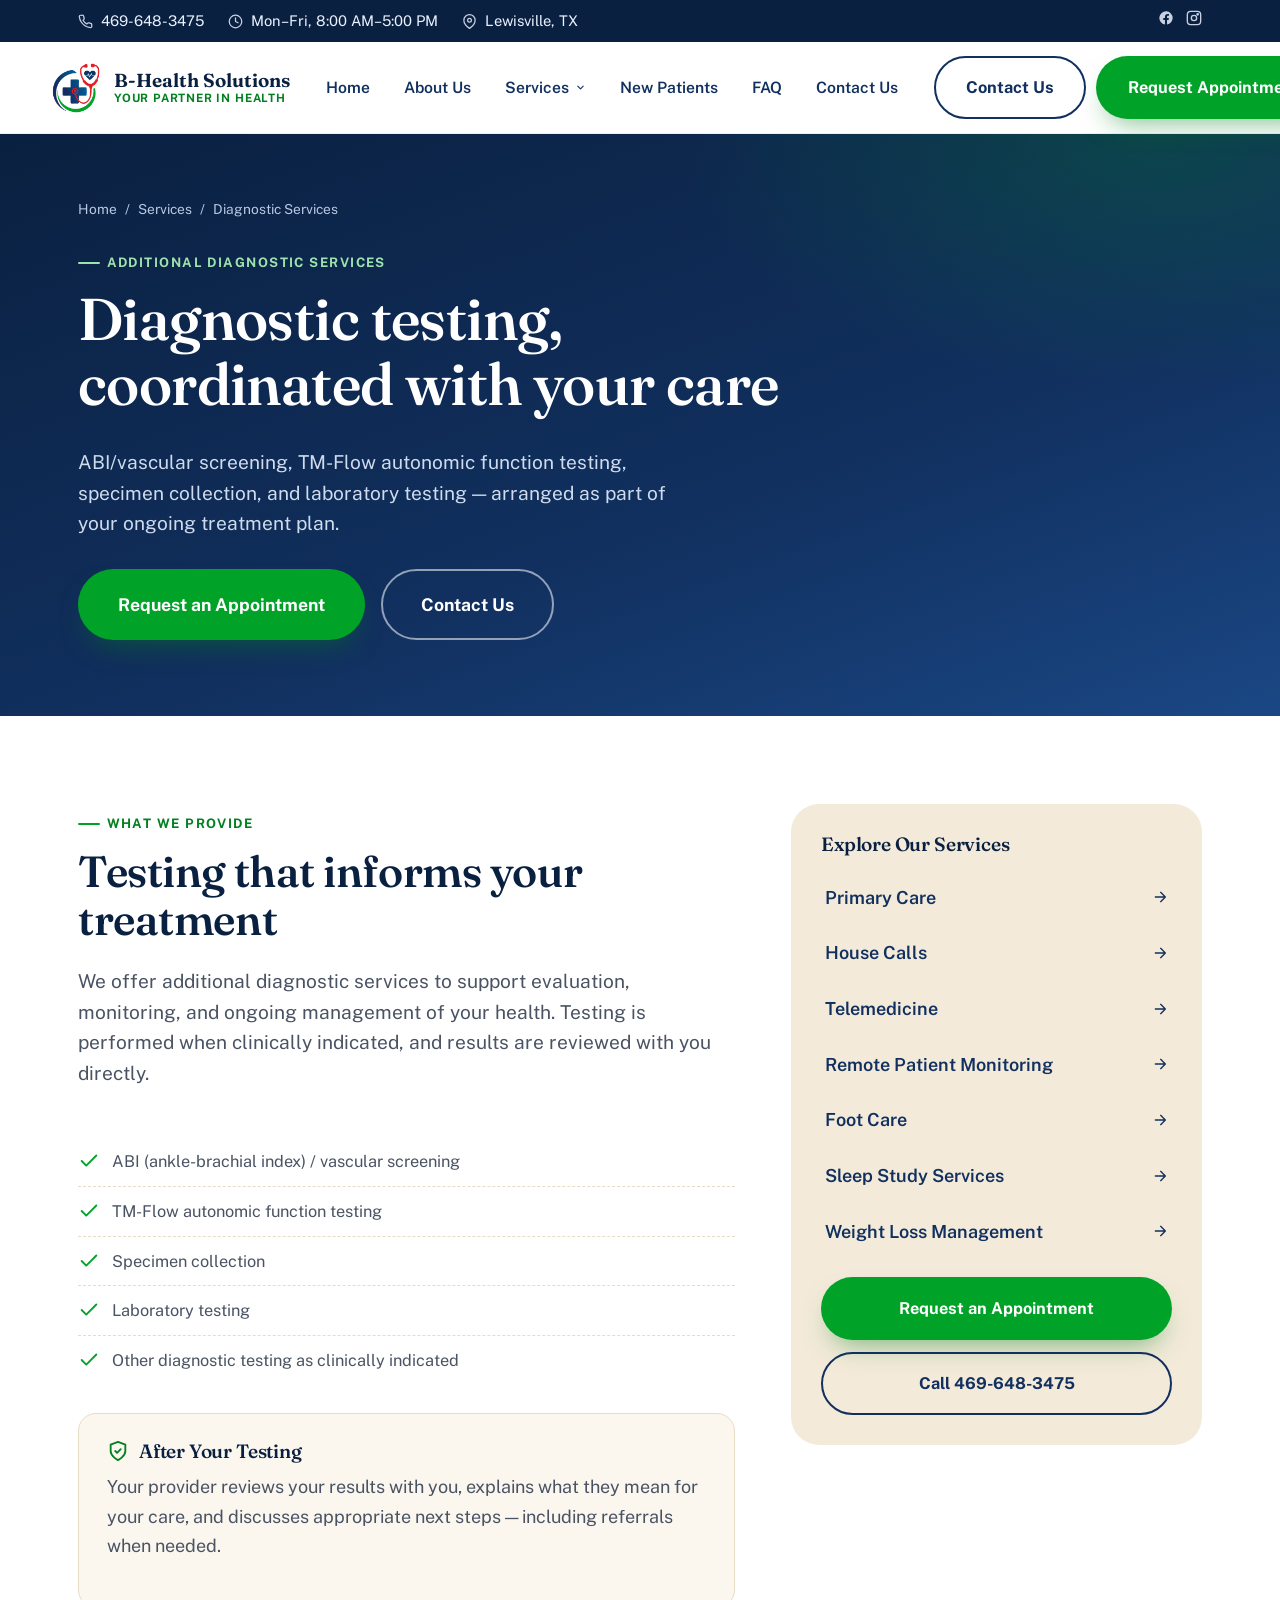
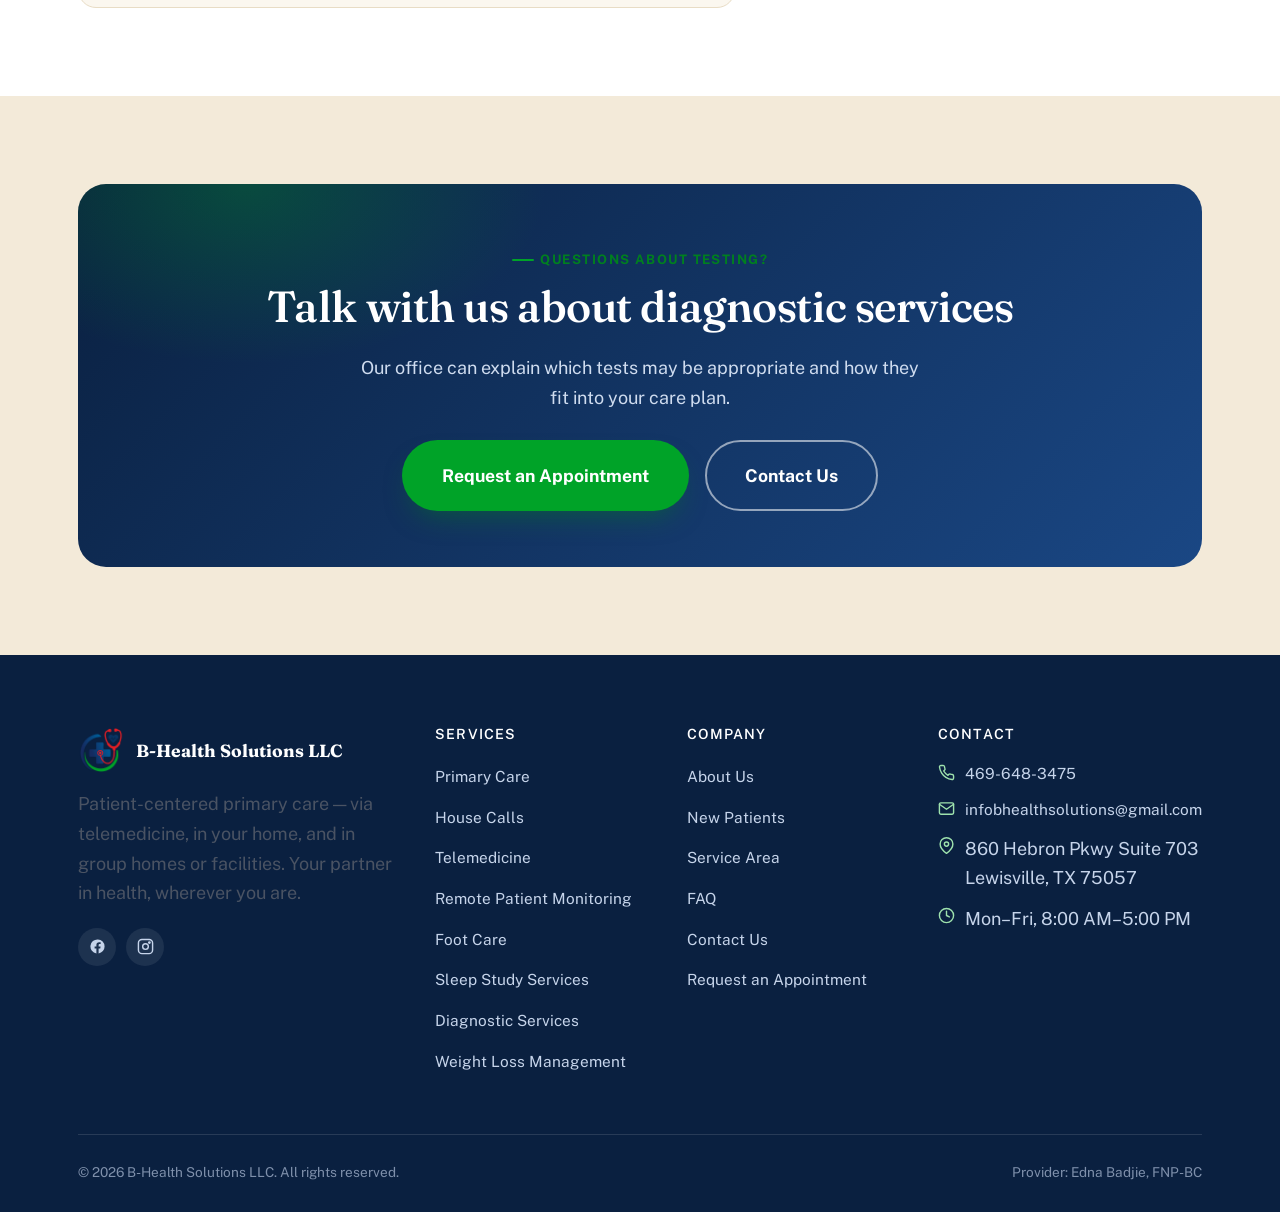
<file: diagnostics.html>
<!doctype html>
<html lang="en">
<head>
<meta charset="UTF-8">
<meta name="viewport" content="width=device-width, initial-scale=1.0">
<title>Diagnostic Services | B-Health Solutions LLC</title>
<meta name="description" content="Additional diagnostic services from B-Health Solutions LLC — ABI/vascular screening, TM-Flow autonomic function testing, specimen collection, and laboratory testing.">
<link rel="icon" href="images/icon-32.png" sizes="32x32">
<link rel="icon" href="images/icon-192.png" sizes="192x192">
<link rel="apple-touch-icon" href="images/apple-touch-icon.png">
<link rel="stylesheet" href="css/style.css">
</head>
<body>

<div class="topbar">
  <div class="container">
    <div class="topbar-left">
      <a href="tel:4696483475" class="topbar-item"><svg viewBox="0 0 24 24" fill="none" stroke="currentColor" stroke-width="2" stroke-linecap="round" stroke-linejoin="round"><path d="M22 16.92v3a2 2 0 0 1-2.18 2 19.79 19.79 0 0 1-8.63-3.07 19.5 19.5 0 0 1-6-6 19.79 19.79 0 0 1-3.07-8.67A2 2 0 0 1 4.11 2h3a2 2 0 0 1 2 1.72c.13.96.36 1.9.7 2.81a2 2 0 0 1-.45 2.11L8.09 9.91a16 16 0 0 0 6 6l1.27-1.27a2 2 0 0 1 2.11-.45c.91.34 1.85.57 2.81.7A2 2 0 0 1 22 16.92Z"/></svg><span>469-648-3475</span></a>
      <span class="topbar-item"><svg viewBox="0 0 24 24" fill="none" stroke="currentColor" stroke-width="2" stroke-linecap="round" stroke-linejoin="round"><circle cx="12" cy="12" r="10"/><path d="M12 6v6l4 2"/></svg><span>Mon&ndash;Fri, 8:00 AM&ndash;5:00 PM</span></span>
      <span class="topbar-item"><svg viewBox="0 0 24 24" fill="none" stroke="currentColor" stroke-width="2" stroke-linecap="round" stroke-linejoin="round"><path d="M21 10c0 7-9 13-9 13s-9-6-9-13a9 9 0 0 1 18 0Z"/><circle cx="12" cy="10" r="3"/></svg><span>Lewisville, TX</span></span>
    </div>
    <div class="topbar-social">
      <a href="#" aria-label="B-Health Solutions on Facebook"><svg viewBox="0 0 24 24" fill="currentColor"><path d="M22 12a10 10 0 1 0-11.56 9.88v-6.99H7.9V12h2.54V9.8c0-2.5 1.49-3.89 3.78-3.89 1.1 0 2.24.2 2.24.2v2.46h-1.26c-1.24 0-1.63.77-1.63 1.56V12h2.78l-.44 2.89h-2.34v6.99A10 10 0 0 0 22 12Z"/></svg></a>
      <a href="#" aria-label="B-Health Solutions on Instagram"><svg viewBox="0 0 24 24" fill="none" stroke="currentColor" stroke-width="2" stroke-linecap="round" stroke-linejoin="round"><rect x="2" y="2" width="20" height="20" rx="5"/><circle cx="12" cy="12" r="4"/><circle cx="17.5" cy="6.5" r="1"/></svg></a>
    </div>
  </div>
</div>

<header class="site-header">
  <div class="container nav-wrap">
    <a href="index.html" class="brand">
      <img src="images/icon-192.png" alt="B-Health Solutions LLC">
      <span class="brand-text"><strong>B-Health Solutions</strong><span>Your Partner In Health</span></span>
    </a>
    <nav class="main-nav" id="main-nav" aria-label="Primary">
      <div class="mobile-cta">
        <a href="new-patients.html" class="btn btn-primary btn-block">Request an Appointment</a>
        <a href="tel:4696483475" class="btn btn-outline btn-block">Call 469-648-3475</a>
      </div>
      <ul>
        <li><a href="index.html">Home</a></li>
        <li><a href="about.html">About Us</a></li>
        <li class="has-dropdown">
          <a href="services.html">Services <svg class="chev" viewBox="0 0 24 24" fill="none" stroke="currentColor" stroke-width="2.4" stroke-linecap="round" stroke-linejoin="round"><path d="m6 9 6 6 6-6"/></svg></a>
          <div class="dropdown dropdown-wide">
            <a href="primary-care.html">Primary Care<small>Routine &amp; preventive adult care</small></a>
            <a href="house-calls.html">House Calls<small>In-home primary care visits</small></a>
            <a href="telemedicine.html">Telemedicine<small>Virtual visits from home</small></a>
            <a href="remote-monitoring.html">Remote Patient Monitoring<small>Track vitals from home</small></a>
            <a href="foot-care.html">Foot Care<small>Routine foot health services</small></a>
            <a href="sleep-study.html">Sleep Study Services<small>Sleep disorder evaluation</small></a>
            <a href="diagnostics.html">Diagnostic Services<small>ABI, TM-Flow &amp; lab testing</small></a>
            <a href="weight-loss.html">Weight Loss Management<small>Supervised, individualized plans</small></a>
            <a href="service-area.html" class="dd-wide-row">Service Area<small>The cities we serve across DFW</small></a>
          </div>
        </li>
        <li><a href="new-patients.html">New Patients</a></li>
        <li><a href="faq.html">FAQ</a></li>
        <li><a href="contact.html">Contact Us</a></li>
      </ul>
    </nav>
    <div class="header-cta">
      <a href="contact.html" class="btn btn-outline">Contact Us</a>
      <a href="new-patients.html" class="btn btn-primary">Request Appointment</a>
      <button class="nav-toggle" aria-label="Open menu" aria-expanded="false" aria-controls="main-nav"><svg viewBox="0 0 24 24" fill="none" stroke="currentColor" stroke-width="2" stroke-linecap="round" stroke-linejoin="round"><path d="M3 6h18M3 12h18M3 18h18"/></svg></button>
    </div>
  </div>
  <div class="nav-scrim"></div>
</header>

<main>

  <section class="page-hero">
    <div class="container">
      <div class="breadcrumb"><a href="index.html">Home</a><span>/</span><a href="services.html">Services</a><span>/</span><span>Diagnostic Services</span></div>
      <span class="eyebrow">Additional Diagnostic Services</span>
      <h1>Diagnostic testing, coordinated with your care</h1>
      <p class="lede">ABI/vascular screening, TM-Flow autonomic function testing, specimen collection, and laboratory testing &mdash; arranged as part of your ongoing treatment plan.</p>
      <div class="cta-row">
        <a href="new-patients.html" class="btn btn-primary btn-lg">Request an Appointment</a>
        <a href="contact.html" class="btn btn-outline-light btn-lg">Contact Us</a>
      </div>
    </div>
  </section>

  <section class="section">
    <div class="container">
      <div class="service-layout">
        <div>
          <div class="section-head reveal">
            <span class="eyebrow">What We Provide</span>
            <h2>Testing that informs your treatment</h2>
            <p class="lede">We offer additional diagnostic services to support evaluation, monitoring, and ongoing management of your health. Testing is performed when clinically indicated, and results are reviewed with you directly.</p>
          </div>
          <ul class="check-list reveal">
            <li><svg viewBox="0 0 24 24" fill="none" stroke="currentColor" stroke-width="2" stroke-linecap="round" stroke-linejoin="round"><path d="M20 6 9 17l-5-5"/></svg>ABI (ankle-brachial index) / vascular screening</li>
            <li><svg viewBox="0 0 24 24" fill="none" stroke="currentColor" stroke-width="2" stroke-linecap="round" stroke-linejoin="round"><path d="M20 6 9 17l-5-5"/></svg>TM-Flow autonomic function testing</li>
            <li><svg viewBox="0 0 24 24" fill="none" stroke="currentColor" stroke-width="2" stroke-linecap="round" stroke-linejoin="round"><path d="M20 6 9 17l-5-5"/></svg>Specimen collection</li>
            <li><svg viewBox="0 0 24 24" fill="none" stroke="currentColor" stroke-width="2" stroke-linecap="round" stroke-linejoin="round"><path d="M20 6 9 17l-5-5"/></svg>Laboratory testing</li>
            <li><svg viewBox="0 0 24 24" fill="none" stroke="currentColor" stroke-width="2" stroke-linecap="round" stroke-linejoin="round"><path d="M20 6 9 17l-5-5"/></svg>Other diagnostic testing as clinically indicated</li>
          </ul>

          <div class="who-for reveal">
            <h4><svg viewBox="0 0 24 24" fill="none" stroke="currentColor" stroke-width="2" stroke-linecap="round" stroke-linejoin="round"><path d="M12 22s8-4 8-10V5l-8-3-8 3v7c0 6 8 10 8 10Z"/><path d="m9 12 2 2 4-4"/></svg>After Your Testing</h4>
            <p>Your provider reviews your results with you, explains what they mean for your care, and discusses appropriate next steps &mdash; including referrals when needed.</p>
          </div>
        </div>

        <aside class="sidebar-card reveal">
          <h4>Explore Our Services</h4>
          <ul class="sidebar-links">
            <li><a href="primary-care.html">Primary Care <svg viewBox="0 0 24 24" fill="none" stroke="currentColor" stroke-width="2" stroke-linecap="round" stroke-linejoin="round"><path d="M5 12h14M13 5l7 7-7 7"/></svg></a></li>
            <li><a href="house-calls.html">House Calls <svg viewBox="0 0 24 24" fill="none" stroke="currentColor" stroke-width="2" stroke-linecap="round" stroke-linejoin="round"><path d="M5 12h14M13 5l7 7-7 7"/></svg></a></li>
            <li><a href="telemedicine.html">Telemedicine <svg viewBox="0 0 24 24" fill="none" stroke="currentColor" stroke-width="2" stroke-linecap="round" stroke-linejoin="round"><path d="M5 12h14M13 5l7 7-7 7"/></svg></a></li>
            <li><a href="remote-monitoring.html">Remote Patient Monitoring <svg viewBox="0 0 24 24" fill="none" stroke="currentColor" stroke-width="2" stroke-linecap="round" stroke-linejoin="round"><path d="M5 12h14M13 5l7 7-7 7"/></svg></a></li>
            <li><a href="foot-care.html">Foot Care <svg viewBox="0 0 24 24" fill="none" stroke="currentColor" stroke-width="2" stroke-linecap="round" stroke-linejoin="round"><path d="M5 12h14M13 5l7 7-7 7"/></svg></a></li>
            <li><a href="sleep-study.html">Sleep Study Services <svg viewBox="0 0 24 24" fill="none" stroke="currentColor" stroke-width="2" stroke-linecap="round" stroke-linejoin="round"><path d="M5 12h14M13 5l7 7-7 7"/></svg></a></li>
            <li><a href="weight-loss.html">Weight Loss Management <svg viewBox="0 0 24 24" fill="none" stroke="currentColor" stroke-width="2" stroke-linecap="round" stroke-linejoin="round"><path d="M5 12h14M13 5l7 7-7 7"/></svg></a></li>
          </ul>
          <a href="new-patients.html" class="btn btn-primary btn-block">Request an Appointment</a>
          <a href="tel:4696483475" class="btn btn-outline btn-block" style="margin-top:12px;">Call 469-648-3475</a>
        </aside>
      </div>
    </div>
  </section>

  <section class="section section--sand">
    <div class="container">
      <div class="cta-band reveal">
        <span class="eyebrow">Questions About Testing?</span>
        <h2>Talk with us about diagnostic services</h2>
        <p>Our office can explain which tests may be appropriate and how they fit into your care plan.</p>
        <div class="cta-row">
          <a href="new-patients.html" class="btn btn-primary btn-lg">Request an Appointment</a>
          <a href="contact.html" class="btn btn-outline-light btn-lg">Contact Us</a>
        </div>
      </div>
    </div>
  </section>

</main>

<footer class="site-footer">
  <div class="container">
    <div class="footer-grid">
      <div>
        <a href="index.html" class="footer-brand">
          <img src="images/icon-192.png" alt="B-Health Solutions LLC">
          <strong>B-Health Solutions LLC</strong>
        </a>
        <p>Patient-centered primary care &mdash; via telemedicine, in your home, and in group homes or facilities. Your partner in health, wherever you are.</p>
        <div class="footer-social">
          <a href="#" aria-label="Facebook"><svg viewBox="0 0 24 24" fill="currentColor"><path d="M22 12a10 10 0 1 0-11.56 9.88v-6.99H7.9V12h2.54V9.8c0-2.5 1.49-3.89 3.78-3.89 1.1 0 2.24.2 2.24.2v2.46h-1.26c-1.24 0-1.63.77-1.63 1.56V12h2.78l-.44 2.89h-2.34v6.99A10 10 0 0 0 22 12Z"/></svg></a>
          <a href="#" aria-label="Instagram"><svg viewBox="0 0 24 24" fill="none" stroke="currentColor" stroke-width="2" stroke-linecap="round" stroke-linejoin="round"><rect x="2" y="2" width="20" height="20" rx="5"/><circle cx="12" cy="12" r="4"/><circle cx="17.5" cy="6.5" r="1"/></svg></a>
        </div>
      </div>
      <div>
        <h4>Services</h4>
        <ul>
          <li><a href="primary-care.html">Primary Care</a></li>
          <li><a href="house-calls.html">House Calls</a></li>
          <li><a href="telemedicine.html">Telemedicine</a></li>
          <li><a href="remote-monitoring.html">Remote Patient Monitoring</a></li>
          <li><a href="foot-care.html">Foot Care</a></li>
          <li><a href="sleep-study.html">Sleep Study Services</a></li>
          <li><a href="diagnostics.html">Diagnostic Services</a></li>
          <li><a href="weight-loss.html">Weight Loss Management</a></li>
        </ul>
      </div>
      <div>
        <h4>Company</h4>
        <ul>
          <li><a href="about.html">About Us</a></li>
          <li><a href="new-patients.html">New Patients</a></li>
          <li><a href="service-area.html">Service Area</a></li>
          <li><a href="faq.html">FAQ</a></li>
          <li><a href="contact.html">Contact Us</a></li>
          <li><a href="new-patients.html#request-form">Request an Appointment</a></li>
        </ul>
      </div>
      <div>
        <h4>Contact</h4>
        <ul class="footer-contact">
          <li><svg viewBox="0 0 24 24" fill="none" stroke="currentColor" stroke-width="2" stroke-linecap="round" stroke-linejoin="round"><path d="M22 16.92v3a2 2 0 0 1-2.18 2 19.79 19.79 0 0 1-8.63-3.07 19.5 19.5 0 0 1-6-6 19.79 19.79 0 0 1-3.07-8.67A2 2 0 0 1 4.11 2h3a2 2 0 0 1 2 1.72c.13.96.36 1.9.7 2.81a2 2 0 0 1-.45 2.11L8.09 9.91a16 16 0 0 0 6 6l1.27-1.27a2 2 0 0 1 2.11-.45c.91.34 1.85.57 2.81.7A2 2 0 0 1 22 16.92Z"/></svg><a href="tel:4696483475">469-648-3475</a></li>
          <li><svg viewBox="0 0 24 24" fill="none" stroke="currentColor" stroke-width="2" stroke-linecap="round" stroke-linejoin="round"><rect x="2" y="4" width="20" height="16" rx="2"/><path d="m22 6-10 7L2 6"/></svg><a href="mailto:infobhealthsolutions@gmail.com">infobhealthsolutions@gmail.com</a></li>
          <li><svg viewBox="0 0 24 24" fill="none" stroke="currentColor" stroke-width="2" stroke-linecap="round" stroke-linejoin="round"><path d="M21 10c0 7-9 13-9 13s-9-6-9-13a9 9 0 0 1 18 0Z"/><circle cx="12" cy="10" r="3"/></svg><span>860 Hebron Pkwy Suite 703<br>Lewisville, TX 75057</span></li>
          <li><svg viewBox="0 0 24 24" fill="none" stroke="currentColor" stroke-width="2" stroke-linecap="round" stroke-linejoin="round"><circle cx="12" cy="12" r="10"/><path d="M12 6v6l4 2"/></svg><span>Mon&ndash;Fri, 8:00 AM&ndash;5:00 PM</span></li>
        </ul>
      </div>
    </div>
    <div class="footer-bottom">
      <span>&copy; <span data-year></span> B-Health Solutions LLC. All rights reserved.</span>
      <span>Provider: Edna Badjie, FNP-BC</span>
    </div>
  </div>
</footer>

<script src="js/main.js"></script>
</body>
</html>
</file>
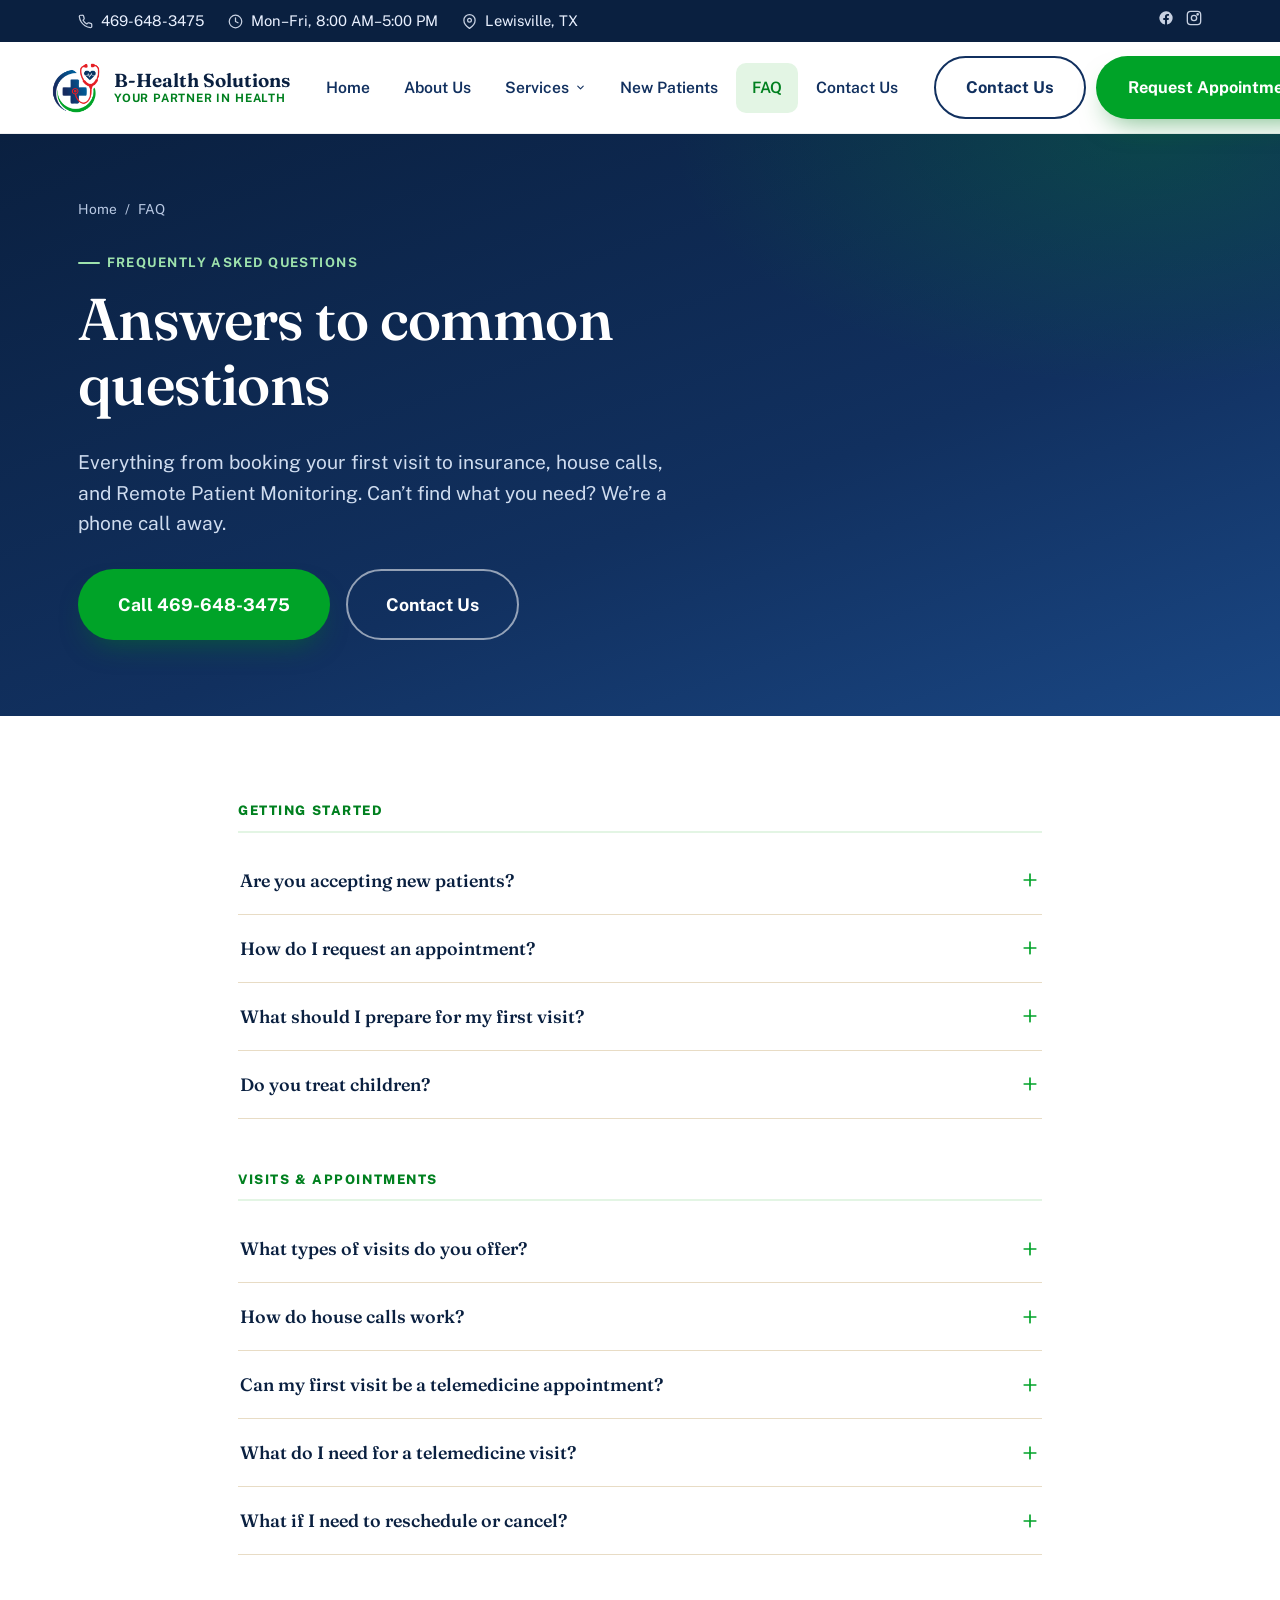
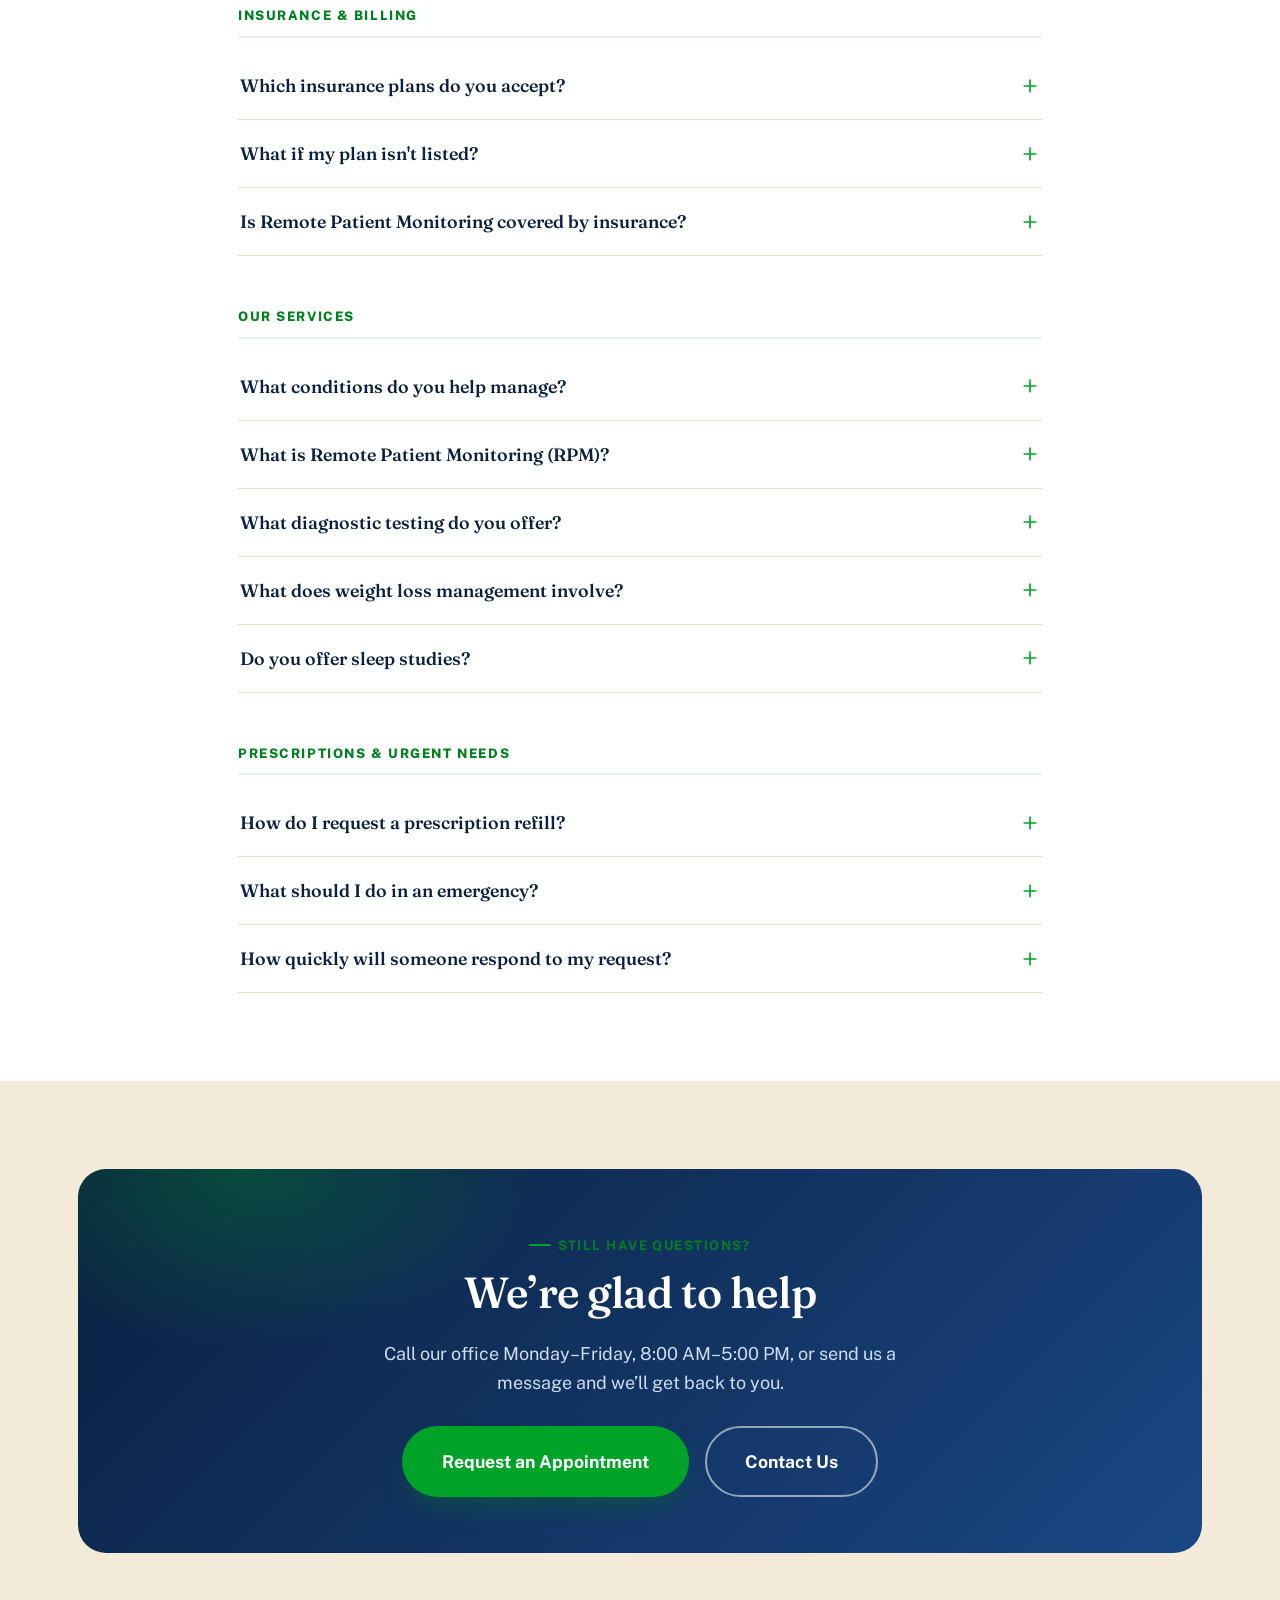
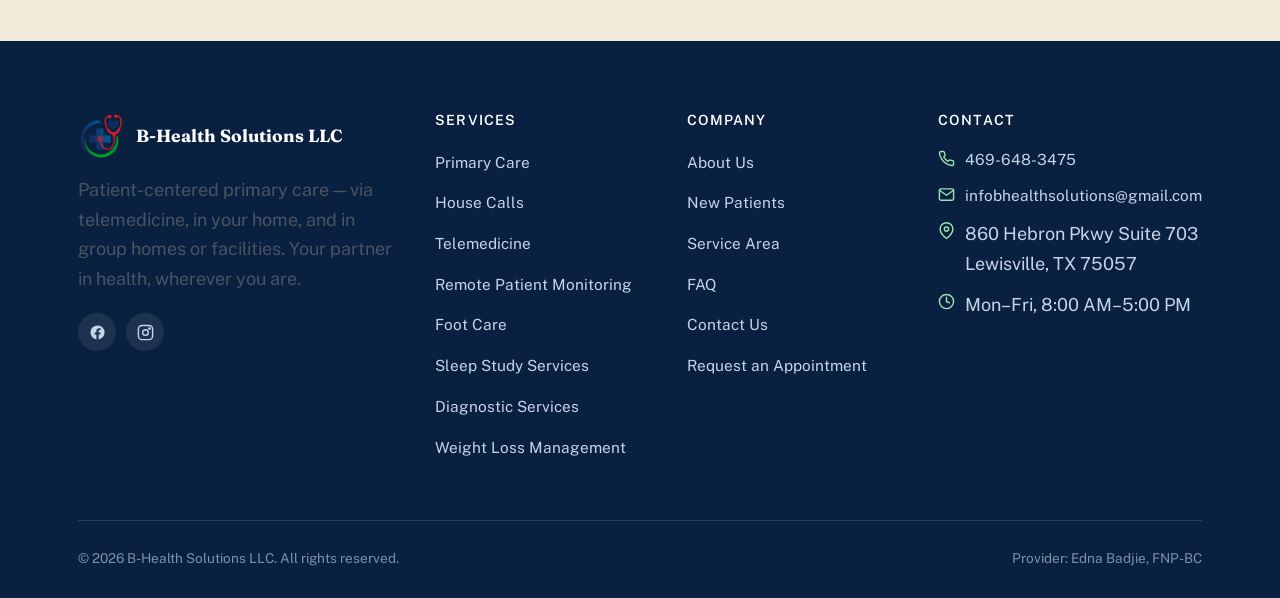
<file: faq.html>
<!doctype html>
<html lang="en">
<head>
<meta charset="UTF-8">
<meta name="viewport" content="width=device-width, initial-scale=1.0">
<title>FAQ | B-Health Solutions LLC</title>
<meta name="description" content="Answers to common questions about B-Health Solutions LLC — appointments, house calls, telemedicine, insurance plans accepted, Remote Patient Monitoring, and more.">
<link rel="icon" href="images/icon-32.png" sizes="32x32">
<link rel="icon" href="images/icon-192.png" sizes="192x192">
<link rel="apple-touch-icon" href="images/apple-touch-icon.png">
<link rel="stylesheet" href="css/style.css">
</head>
<body>

<div class="topbar">
  <div class="container">
    <div class="topbar-left">
      <a href="tel:4696483475" class="topbar-item"><svg viewBox="0 0 24 24" fill="none" stroke="currentColor" stroke-width="2" stroke-linecap="round" stroke-linejoin="round"><path d="M22 16.92v3a2 2 0 0 1-2.18 2 19.79 19.79 0 0 1-8.63-3.07 19.5 19.5 0 0 1-6-6 19.79 19.79 0 0 1-3.07-8.67A2 2 0 0 1 4.11 2h3a2 2 0 0 1 2 1.72c.13.96.36 1.9.7 2.81a2 2 0 0 1-.45 2.11L8.09 9.91a16 16 0 0 0 6 6l1.27-1.27a2 2 0 0 1 2.11-.45c.91.34 1.85.57 2.81.7A2 2 0 0 1 22 16.92Z"/></svg><span>469-648-3475</span></a>
      <span class="topbar-item"><svg viewBox="0 0 24 24" fill="none" stroke="currentColor" stroke-width="2" stroke-linecap="round" stroke-linejoin="round"><circle cx="12" cy="12" r="10"/><path d="M12 6v6l4 2"/></svg><span>Mon&ndash;Fri, 8:00 AM&ndash;5:00 PM</span></span>
      <span class="topbar-item"><svg viewBox="0 0 24 24" fill="none" stroke="currentColor" stroke-width="2" stroke-linecap="round" stroke-linejoin="round"><path d="M21 10c0 7-9 13-9 13s-9-6-9-13a9 9 0 0 1 18 0Z"/><circle cx="12" cy="10" r="3"/></svg><span>Lewisville, TX</span></span>
    </div>
    <div class="topbar-social">
      <a href="#" aria-label="B-Health Solutions on Facebook"><svg viewBox="0 0 24 24" fill="currentColor"><path d="M22 12a10 10 0 1 0-11.56 9.88v-6.99H7.9V12h2.54V9.8c0-2.5 1.49-3.89 3.78-3.89 1.1 0 2.24.2 2.24.2v2.46h-1.26c-1.24 0-1.63.77-1.63 1.56V12h2.78l-.44 2.89h-2.34v6.99A10 10 0 0 0 22 12Z"/></svg></a>
      <a href="#" aria-label="B-Health Solutions on Instagram"><svg viewBox="0 0 24 24" fill="none" stroke="currentColor" stroke-width="2" stroke-linecap="round" stroke-linejoin="round"><rect x="2" y="2" width="20" height="20" rx="5"/><circle cx="12" cy="12" r="4"/><circle cx="17.5" cy="6.5" r="1"/></svg></a>
    </div>
  </div>
</div>

<header class="site-header">
  <div class="container nav-wrap">
    <a href="index.html" class="brand">
      <img src="images/icon-192.png" alt="B-Health Solutions LLC">
      <span class="brand-text"><strong>B-Health Solutions</strong><span>Your Partner In Health</span></span>
    </a>
    <nav class="main-nav" id="main-nav" aria-label="Primary">
      <div class="mobile-cta">
        <a href="new-patients.html" class="btn btn-primary btn-block">Request an Appointment</a>
        <a href="tel:4696483475" class="btn btn-outline btn-block">Call 469-648-3475</a>
      </div>
      <ul>
        <li><a href="index.html">Home</a></li>
        <li><a href="about.html">About Us</a></li>
        <li class="has-dropdown">
          <a href="services.html">Services <svg class="chev" viewBox="0 0 24 24" fill="none" stroke="currentColor" stroke-width="2.4" stroke-linecap="round" stroke-linejoin="round"><path d="m6 9 6 6 6-6"/></svg></a>
          <div class="dropdown dropdown-wide">
            <a href="primary-care.html">Primary Care<small>Routine &amp; preventive adult care</small></a>
            <a href="house-calls.html">House Calls<small>In-home primary care visits</small></a>
            <a href="telemedicine.html">Telemedicine<small>Virtual visits from home</small></a>
            <a href="remote-monitoring.html">Remote Patient Monitoring<small>Track vitals from home</small></a>
            <a href="foot-care.html">Foot Care<small>Routine foot health services</small></a>
            <a href="sleep-study.html">Sleep Study Services<small>Sleep disorder evaluation</small></a>
            <a href="diagnostics.html">Diagnostic Services<small>ABI, TM-Flow &amp; lab testing</small></a>
            <a href="weight-loss.html">Weight Loss Management<small>Supervised, individualized plans</small></a>
            <a href="service-area.html" class="dd-wide-row">Service Area<small>The cities we serve across DFW</small></a>
          </div>
        </li>
        <li><a href="new-patients.html">New Patients</a></li>
        <li><a href="faq.html">FAQ</a></li>
        <li><a href="contact.html">Contact Us</a></li>
      </ul>
    </nav>
    <div class="header-cta">
      <a href="contact.html" class="btn btn-outline">Contact Us</a>
      <a href="new-patients.html" class="btn btn-primary">Request Appointment</a>
      <button class="nav-toggle" aria-label="Open menu" aria-expanded="false" aria-controls="main-nav"><svg viewBox="0 0 24 24" fill="none" stroke="currentColor" stroke-width="2" stroke-linecap="round" stroke-linejoin="round"><path d="M3 6h18M3 12h18M3 18h18"/></svg></button>
    </div>
  </div>
  <div class="nav-scrim"></div>
</header>

<main>

  <section class="page-hero">
    <div class="container">
      <div class="breadcrumb"><a href="index.html">Home</a><span>/</span><span>FAQ</span></div>
      <span class="eyebrow">Frequently Asked Questions</span>
      <h1>Answers to common questions</h1>
      <p class="lede">Everything from booking your first visit to insurance, house calls, and Remote Patient Monitoring. Can&rsquo;t find what you need? We&rsquo;re a phone call away.</p>
      <div class="cta-row">
        <a href="tel:4696483475" class="btn btn-primary btn-lg">Call 469-648-3475</a>
        <a href="contact.html" class="btn btn-outline-light btn-lg">Contact Us</a>
      </div>
    </div>
  </section>

  <section class="section">
    <div class="container faq-wrap">
      <div class="faq-group reveal">
        <h3>Getting Started</h3>
        <div class="faq-item">
          <button class="faq-q">Are you accepting new patients?<svg viewBox="0 0 24 24" fill="none" stroke="currentColor" stroke-width="2" stroke-linecap="round" stroke-linejoin="round"><path d="M12 5v14M5 12h14"/></svg></button>
          <div class="faq-a"><p>Yes. We welcome new patients. You can request your first appointment through our <a href="new-patients.html">New Patients page</a>, or call our office at <a href="tel:4696483475">469-648-3475</a> Monday&ndash;Friday, 8:00&nbsp;AM&ndash;5:00&nbsp;PM.</p></div>
        </div>
        <div class="faq-item">
          <button class="faq-q">How do I request an appointment?<svg viewBox="0 0 24 24" fill="none" stroke="currentColor" stroke-width="2" stroke-linecap="round" stroke-linejoin="round"><path d="M12 5v14M5 12h14"/></svg></button>
          <div class="faq-a"><p>Complete the short form on our <a href="new-patients.html#request-form">New Patients page</a> with your contact information and preferred visit type, and our office will call or email you to confirm the details. You're always welcome to call us directly instead.</p></div>
        </div>
        <div class="faq-item">
          <button class="faq-q">What should I prepare for my first visit?<svg viewBox="0 0 24 24" fill="none" stroke="currentColor" stroke-width="2" stroke-linecap="round" stroke-linejoin="round"><path d="M12 5v14M5 12h14"/></svg></button>
          <div class="faq-a"><p>Have a photo ID and insurance card ready (if applicable), a current list of your medications and dosages, and any symptoms, concerns, or questions you'd like to discuss. It also helps to let us know whether you prefer telemedicine, a house call, or an in-office visit.</p></div>
        </div>
        <div class="faq-item">
          <button class="faq-q">Do you treat children?<svg viewBox="0 0 24 24" fill="none" stroke="currentColor" stroke-width="2" stroke-linecap="round" stroke-linejoin="round"><path d="M12 5v14M5 12h14"/></svg></button>
          <div class="faq-a"><p>Our primary care services are provided for adults. If you're unsure whether we can help with your situation, please call our office and we'll point you in the right direction.</p></div>
        </div>
      </div>
      <div class="faq-group reveal">
        <h3>Visits &amp; Appointments</h3>
        <div class="faq-item">
          <button class="faq-q">What types of visits do you offer?<svg viewBox="0 0 24 24" fill="none" stroke="currentColor" stroke-width="2" stroke-linecap="round" stroke-linejoin="round"><path d="M12 5v14M5 12h14"/></svg></button>
          <div class="faq-a"><p>Three: telemedicine (virtual visits from home), house calls (in your home, group home, or assisted-living setting), and in-office visits at our Lewisville location. Our office can help you choose whichever is most appropriate for your needs.</p></div>
        </div>
        <div class="faq-item">
          <button class="faq-q">How do house calls work?<svg viewBox="0 0 24 24" fill="none" stroke="currentColor" stroke-width="2" stroke-linecap="round" stroke-linejoin="round"><path d="M12 5v14M5 12h14"/></svg></button>
          <div class="faq-a"><p>Our provider comes to you &mdash; in your home, group home, or assisted-living setting &mdash; and performs appropriate primary care services there, including assessments, chronic disease follow-ups, medication reviews, and post-hospitalization follow-ups. Request a house call on our New Patients form and our office will coordinate timing with you.</p></div>
        </div>
        <div class="faq-item">
          <button class="faq-q">Can my first visit be a telemedicine appointment?<svg viewBox="0 0 24 24" fill="none" stroke="currentColor" stroke-width="2" stroke-linecap="round" stroke-linejoin="round"><path d="M12 5v14M5 12h14"/></svg></button>
          <div class="faq-a"><p>In many cases, yes. Note your preference on the request form and our office will confirm whether telemedicine is appropriate for your particular needs.</p></div>
        </div>
        <div class="faq-item">
          <button class="faq-q">What do I need for a telemedicine visit?<svg viewBox="0 0 24 24" fill="none" stroke="currentColor" stroke-width="2" stroke-linecap="round" stroke-linejoin="round"><path d="M12 5v14M5 12h14"/></svg></button>
          <div class="faq-a"><p>A phone, tablet, or computer with a camera and an internet connection. Our office will confirm the details and send simple instructions ahead of your appointment.</p></div>
        </div>
        <div class="faq-item">
          <button class="faq-q">What if I need to reschedule or cancel?<svg viewBox="0 0 24 24" fill="none" stroke="currentColor" stroke-width="2" stroke-linecap="round" stroke-linejoin="round"><path d="M12 5v14M5 12h14"/></svg></button>
          <div class="faq-a"><p>Just call our office at <a href="tel:4696483475">469-648-3475</a> during business hours and we'll be happy to find a new time that works for you.</p></div>
        </div>
      </div>
      <div class="faq-group reveal">
        <h3>Insurance &amp; Billing</h3>
        <div class="faq-item">
          <button class="faq-q">Which insurance plans do you accept?<svg viewBox="0 0 24 24" fill="none" stroke="currentColor" stroke-width="2" stroke-linecap="round" stroke-linejoin="round"><path d="M12 5v14M5 12h14"/></svg></button>
          <div class="faq-a"><p>We accept Medicare, Medicaid, BCBS, Molina Healthcare, UHC, Cigna, Superior HealthPlan, Ambetter, Wellcare, Aetna Better Health, and WellMed. You can see the full list on our <a href="new-patients.html#insurance">New Patients page</a>.</p></div>
        </div>
        <div class="faq-item">
          <button class="faq-q">What if my plan isn't listed?<svg viewBox="0 0 24 24" fill="none" stroke="currentColor" stroke-width="2" stroke-linecap="round" stroke-linejoin="round"><path d="M12 5v14M5 12h14"/></svg></button>
          <div class="faq-a"><p>Please call our office at <a href="tel:4696483475">469-648-3475</a>. We'll help you confirm your coverage and review self-pay and payment options with you.</p></div>
        </div>
        <div class="faq-item">
          <button class="faq-q">Is Remote Patient Monitoring covered by insurance?<svg viewBox="0 0 24 24" fill="none" stroke="currentColor" stroke-width="2" stroke-linecap="round" stroke-linejoin="round"><path d="M12 5v14M5 12h14"/></svg></button>
          <div class="faq-a"><p>Coverage for Remote Patient Monitoring varies by plan and clinical situation. Our office will review your specific coverage with you before enrolling you in the program.</p></div>
        </div>
      </div>
      <div class="faq-group reveal">
        <h3>Our Services</h3>
        <div class="faq-item">
          <button class="faq-q">What conditions do you help manage?<svg viewBox="0 0 24 24" fill="none" stroke="currentColor" stroke-width="2" stroke-linecap="round" stroke-linejoin="round"><path d="M12 5v14M5 12h14"/></svg></button>
          <div class="faq-a"><p>We help patients manage hypertension, diabetes, high cholesterol, thyroid disorders, and other common medical conditions, with an emphasis on prevention, monitoring, and individualized treatment plans.</p></div>
        </div>
        <div class="faq-item">
          <button class="faq-q">What is Remote Patient Monitoring (RPM)?<svg viewBox="0 0 24 24" fill="none" stroke="currentColor" stroke-width="2" stroke-linecap="round" stroke-linejoin="round"><path d="M12 5v14M5 12h14"/></svg></button>
          <div class="faq-a"><p>RPM lets us follow health measurements such as blood pressure, blood glucose, weight, and other clinically appropriate readings from your home. Our care team reviews the readings you transmit to help identify changes, support chronic disease management, and coordinate timely follow-up. Learn more on our <a href="remote-monitoring.html">Remote Patient Monitoring page</a>.</p></div>
        </div>
        <div class="faq-item">
          <button class="faq-q">What diagnostic testing do you offer?<svg viewBox="0 0 24 24" fill="none" stroke="currentColor" stroke-width="2" stroke-linecap="round" stroke-linejoin="round"><path d="M12 5v14M5 12h14"/></svg></button>
          <div class="faq-a"><p>We offer ABI/vascular screening, TM-Flow autonomic function testing, specimen collection, laboratory testing, and other diagnostic testing as clinically indicated. See our <a href="diagnostics.html">Diagnostic Services page</a> for details.</p></div>
        </div>
        <div class="faq-item">
          <button class="faq-q">What does weight loss management involve?<svg viewBox="0 0 24 24" fill="none" stroke="currentColor" stroke-width="2" stroke-linecap="round" stroke-linejoin="round"><path d="M12 5v14M5 12h14"/></svg></button>
          <div class="faq-a"><p>Your provider reviews your health history and goals, then discusses an individualized plan that may include nutrition and lifestyle guidance, ongoing progress monitoring, and coordination with your other care. What's appropriate differs from person to person, so it's discussed during your consultation.</p></div>
        </div>
        <div class="faq-item">
          <button class="faq-q">Do you offer sleep studies?<svg viewBox="0 0 24 24" fill="none" stroke="currentColor" stroke-width="2" stroke-linecap="round" stroke-linejoin="round"><path d="M12 5v14M5 12h14"/></svg></button>
          <div class="faq-a"><p>We evaluate symptoms that may indicate a sleep disorder &mdash; such as loud snoring, excessive daytime sleepiness, witnessed pauses in breathing, morning headaches, and poor-quality sleep. When clinically appropriate, eligible patients may be referred or coordinated for diagnostic sleep testing, with follow-up to review results.</p></div>
        </div>
      </div>
      <div class="faq-group reveal">
        <h3>Prescriptions &amp; Urgent Needs</h3>
        <div class="faq-item">
          <button class="faq-q">How do I request a prescription refill?<svg viewBox="0 0 24 24" fill="none" stroke="currentColor" stroke-width="2" stroke-linecap="round" stroke-linejoin="round"><path d="M12 5v14M5 12h14"/></svg></button>
          <div class="faq-a"><p>Contact our office at <a href="tel:4696483475">469-648-3475</a> during business hours, or bring it up at your next visit. Please allow time for refill requests to be reviewed and processed.</p></div>
        </div>
        <div class="faq-item">
          <button class="faq-q">What should I do in an emergency?<svg viewBox="0 0 24 24" fill="none" stroke="currentColor" stroke-width="2" stroke-linecap="round" stroke-linejoin="round"><path d="M12 5v14M5 12h14"/></svg></button>
          <div class="faq-a"><p><strong>If you are experiencing a medical emergency, call 911 or go to your nearest emergency room immediately.</strong> Our office is not a substitute for emergency care, and this website should not be used to report urgent or emergency medical concerns.</p></div>
        </div>
        <div class="faq-item">
          <button class="faq-q">How quickly will someone respond to my request?<svg viewBox="0 0 24 24" fill="none" stroke="currentColor" stroke-width="2" stroke-linecap="round" stroke-linejoin="round"><path d="M12 5v14M5 12h14"/></svg></button>
          <div class="faq-a"><p>Our office responds to appointment requests and messages during business hours, Monday&ndash;Friday 8:00&nbsp;AM&ndash;5:00&nbsp;PM. Requests received after hours or on weekends are handled the next business day.</p></div>
        </div>
      </div>
    </div>
  </section>

  <section class="section section--sand">
    <div class="container">
      <div class="cta-band reveal">
        <span class="eyebrow">Still Have Questions?</span>
        <h2>We&rsquo;re glad to help</h2>
        <p>Call our office Monday&ndash;Friday, 8:00&nbsp;AM&ndash;5:00&nbsp;PM, or send us a message and we&rsquo;ll get back to you.</p>
        <div class="cta-row">
          <a href="new-patients.html" class="btn btn-primary btn-lg">Request an Appointment</a>
          <a href="contact.html" class="btn btn-outline-light btn-lg">Contact Us</a>
        </div>
      </div>
    </div>
  </section>

</main>

<footer class="site-footer">
  <div class="container">
    <div class="footer-grid">
      <div>
        <a href="index.html" class="footer-brand">
          <img src="images/icon-192.png" alt="B-Health Solutions LLC">
          <strong>B-Health Solutions LLC</strong>
        </a>
        <p>Patient-centered primary care &mdash; via telemedicine, in your home, and in group homes or facilities. Your partner in health, wherever you are.</p>
        <div class="footer-social">
          <a href="#" aria-label="Facebook"><svg viewBox="0 0 24 24" fill="currentColor"><path d="M22 12a10 10 0 1 0-11.56 9.88v-6.99H7.9V12h2.54V9.8c0-2.5 1.49-3.89 3.78-3.89 1.1 0 2.24.2 2.24.2v2.46h-1.26c-1.24 0-1.63.77-1.63 1.56V12h2.78l-.44 2.89h-2.34v6.99A10 10 0 0 0 22 12Z"/></svg></a>
          <a href="#" aria-label="Instagram"><svg viewBox="0 0 24 24" fill="none" stroke="currentColor" stroke-width="2" stroke-linecap="round" stroke-linejoin="round"><rect x="2" y="2" width="20" height="20" rx="5"/><circle cx="12" cy="12" r="4"/><circle cx="17.5" cy="6.5" r="1"/></svg></a>
        </div>
      </div>
      <div>
        <h4>Services</h4>
        <ul>
          <li><a href="primary-care.html">Primary Care</a></li>
          <li><a href="house-calls.html">House Calls</a></li>
          <li><a href="telemedicine.html">Telemedicine</a></li>
          <li><a href="remote-monitoring.html">Remote Patient Monitoring</a></li>
          <li><a href="foot-care.html">Foot Care</a></li>
          <li><a href="sleep-study.html">Sleep Study Services</a></li>
          <li><a href="diagnostics.html">Diagnostic Services</a></li>
          <li><a href="weight-loss.html">Weight Loss Management</a></li>
        </ul>
      </div>
      <div>
        <h4>Company</h4>
        <ul>
          <li><a href="about.html">About Us</a></li>
          <li><a href="new-patients.html">New Patients</a></li>
          <li><a href="service-area.html">Service Area</a></li>
          <li><a href="faq.html">FAQ</a></li>
          <li><a href="contact.html">Contact Us</a></li>
          <li><a href="new-patients.html#request-form">Request an Appointment</a></li>
        </ul>
      </div>
      <div>
        <h4>Contact</h4>
        <ul class="footer-contact">
          <li><svg viewBox="0 0 24 24" fill="none" stroke="currentColor" stroke-width="2" stroke-linecap="round" stroke-linejoin="round"><path d="M22 16.92v3a2 2 0 0 1-2.18 2 19.79 19.79 0 0 1-8.63-3.07 19.5 19.5 0 0 1-6-6 19.79 19.79 0 0 1-3.07-8.67A2 2 0 0 1 4.11 2h3a2 2 0 0 1 2 1.72c.13.96.36 1.9.7 2.81a2 2 0 0 1-.45 2.11L8.09 9.91a16 16 0 0 0 6 6l1.27-1.27a2 2 0 0 1 2.11-.45c.91.34 1.85.57 2.81.7A2 2 0 0 1 22 16.92Z"/></svg><a href="tel:4696483475">469-648-3475</a></li>
          <li><svg viewBox="0 0 24 24" fill="none" stroke="currentColor" stroke-width="2" stroke-linecap="round" stroke-linejoin="round"><rect x="2" y="4" width="20" height="16" rx="2"/><path d="m22 6-10 7L2 6"/></svg><a href="mailto:infobhealthsolutions@gmail.com">infobhealthsolutions@gmail.com</a></li>
          <li><svg viewBox="0 0 24 24" fill="none" stroke="currentColor" stroke-width="2" stroke-linecap="round" stroke-linejoin="round"><path d="M21 10c0 7-9 13-9 13s-9-6-9-13a9 9 0 0 1 18 0Z"/><circle cx="12" cy="10" r="3"/></svg><span>860 Hebron Pkwy Suite 703<br>Lewisville, TX 75057</span></li>
          <li><svg viewBox="0 0 24 24" fill="none" stroke="currentColor" stroke-width="2" stroke-linecap="round" stroke-linejoin="round"><circle cx="12" cy="12" r="10"/><path d="M12 6v6l4 2"/></svg><span>Mon&ndash;Fri, 8:00 AM&ndash;5:00 PM</span></li>
        </ul>
      </div>
    </div>
    <div class="footer-bottom">
      <span>&copy; <span data-year></span> B-Health Solutions LLC. All rights reserved.</span>
      <span>Provider: Edna Badjie, FNP-BC</span>
    </div>
  </div>
</footer>

<script src="js/main.js"></script>
</body>
</html>
</file>
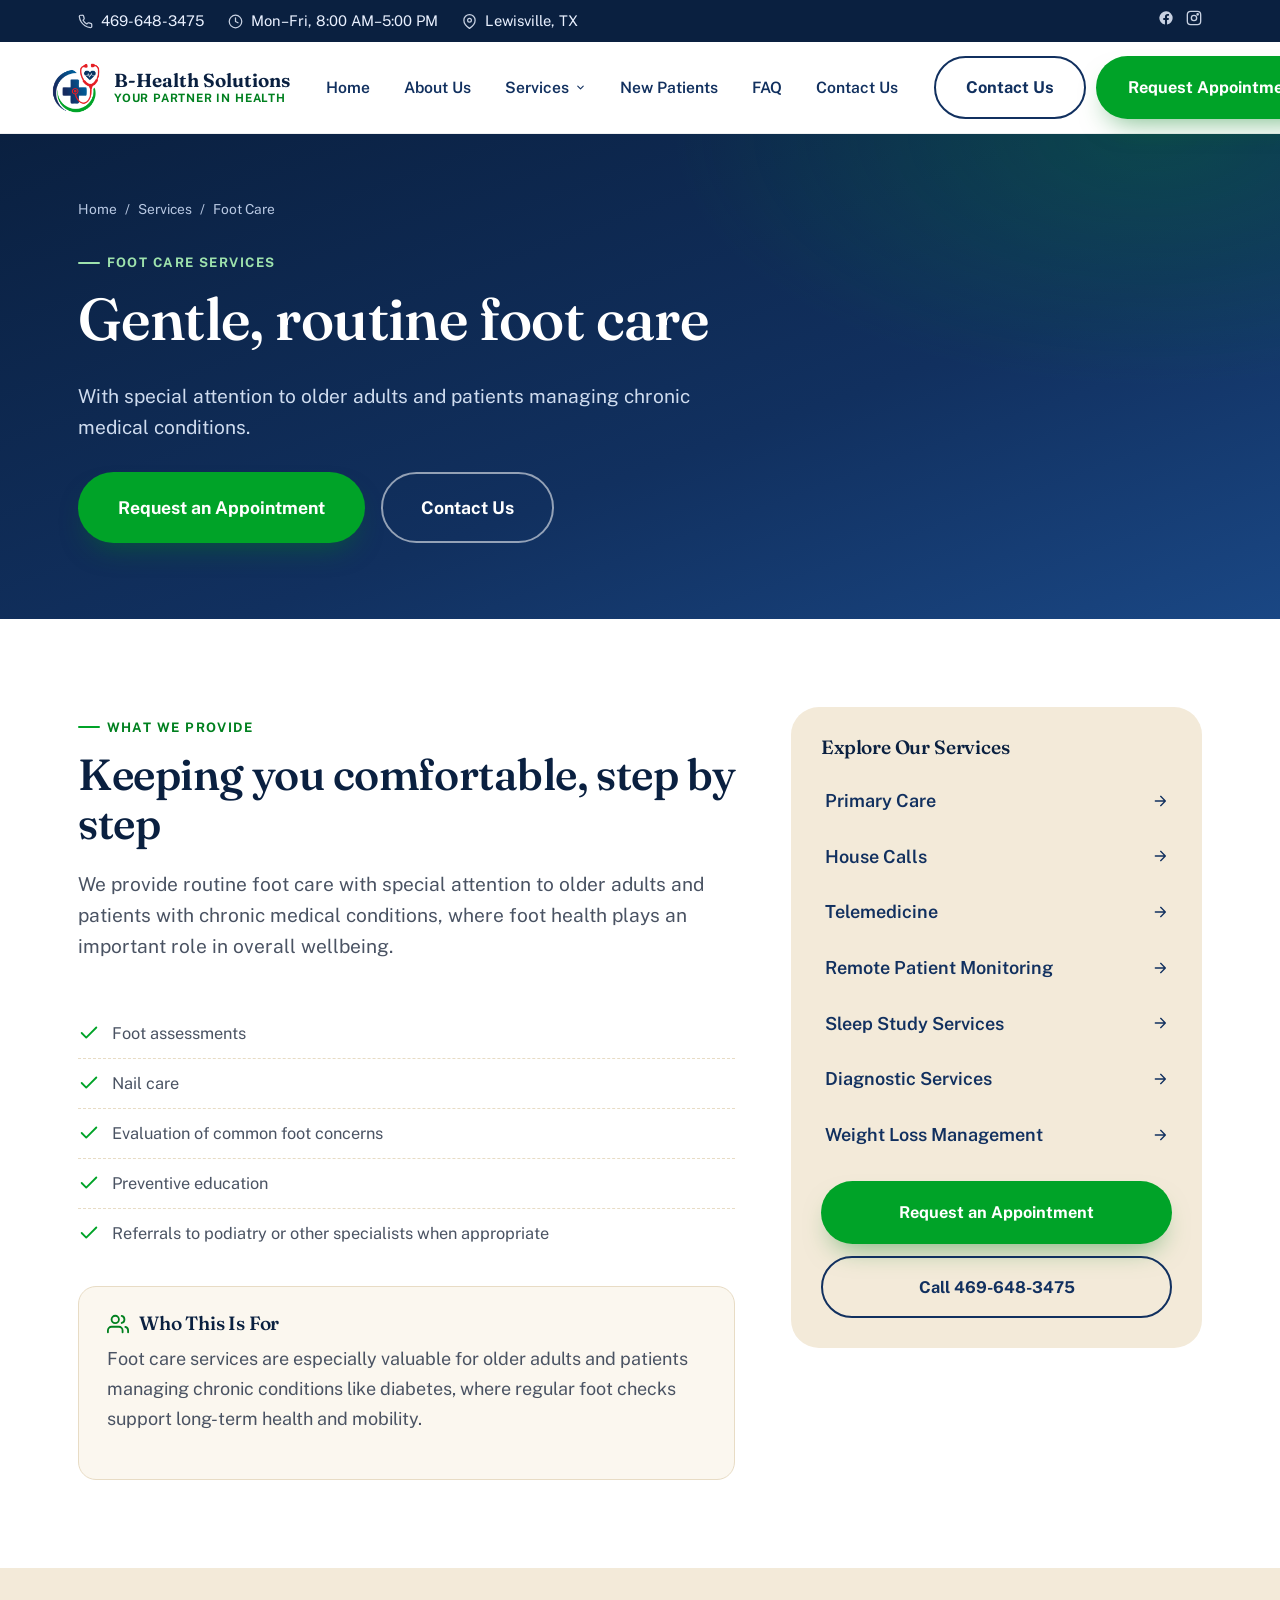
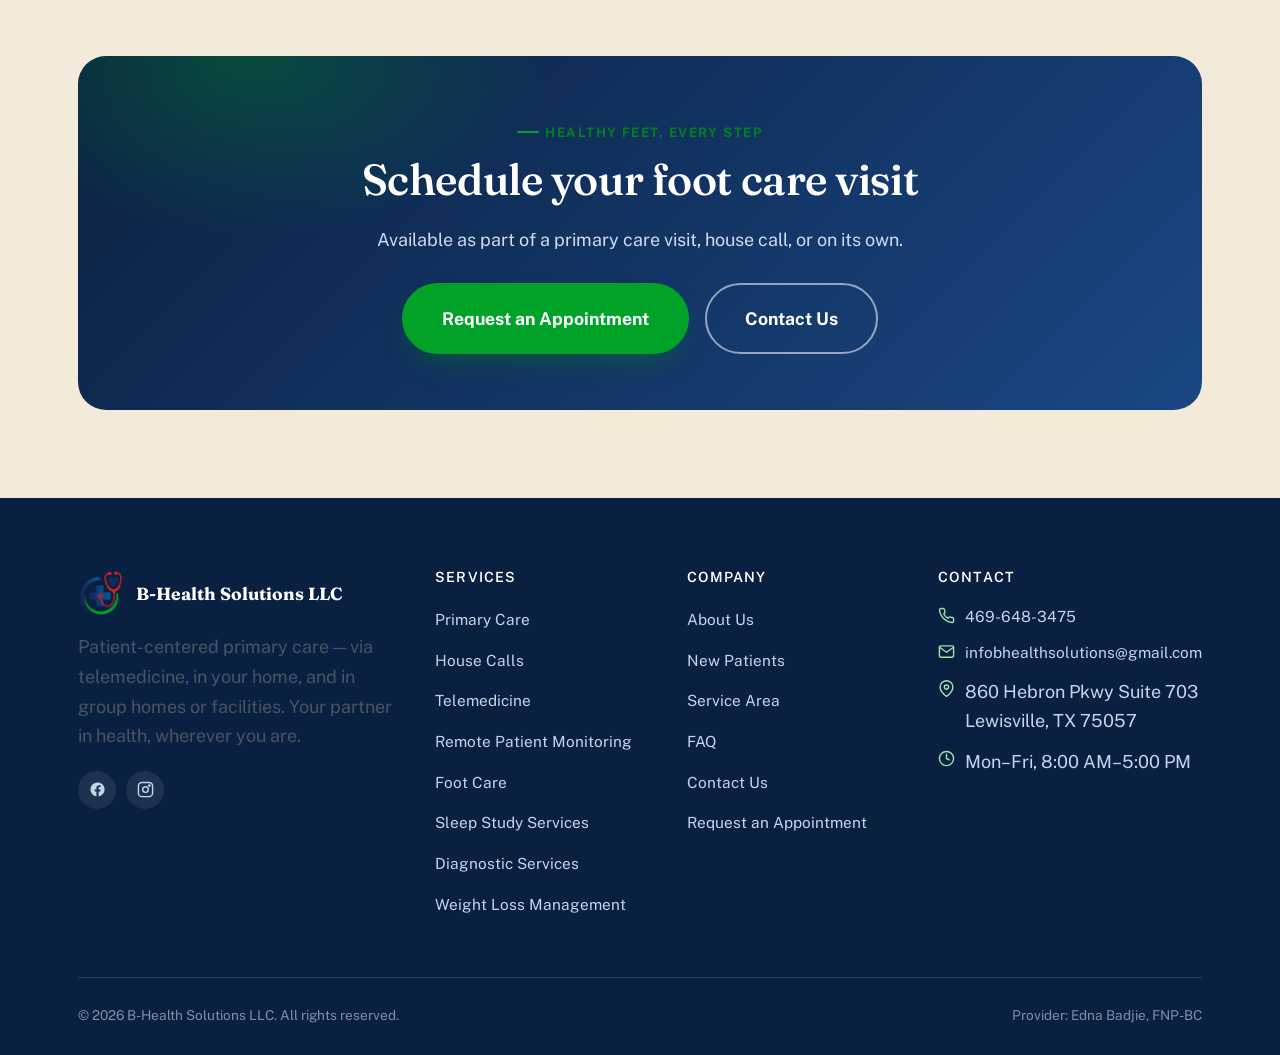
<file: foot-care.html>
<!doctype html>
<html lang="en">
<head>
<meta charset="UTF-8">
<meta name="viewport" content="width=device-width, initial-scale=1.0">
<title>Foot Care Services | B-Health Solutions LLC</title>
<meta name="description" content="Routine foot care from B-Health Solutions LLC, with special attention to older adults and patients with chronic medical conditions.">
<link rel="icon" href="images/icon-32.png" sizes="32x32">
<link rel="icon" href="images/icon-192.png" sizes="192x192">
<link rel="apple-touch-icon" href="images/apple-touch-icon.png">
<link rel="stylesheet" href="css/style.css">
</head>
<body>

<div class="topbar">
  <div class="container">
    <div class="topbar-left">
      <a href="tel:4696483475" class="topbar-item"><svg viewBox="0 0 24 24" fill="none" stroke="currentColor" stroke-width="2" stroke-linecap="round" stroke-linejoin="round"><path d="M22 16.92v3a2 2 0 0 1-2.18 2 19.79 19.79 0 0 1-8.63-3.07 19.5 19.5 0 0 1-6-6 19.79 19.79 0 0 1-3.07-8.67A2 2 0 0 1 4.11 2h3a2 2 0 0 1 2 1.72c.13.96.36 1.9.7 2.81a2 2 0 0 1-.45 2.11L8.09 9.91a16 16 0 0 0 6 6l1.27-1.27a2 2 0 0 1 2.11-.45c.91.34 1.85.57 2.81.7A2 2 0 0 1 22 16.92Z"/></svg><span>469-648-3475</span></a>
      <span class="topbar-item"><svg viewBox="0 0 24 24" fill="none" stroke="currentColor" stroke-width="2" stroke-linecap="round" stroke-linejoin="round"><circle cx="12" cy="12" r="10"/><path d="M12 6v6l4 2"/></svg><span>Mon&ndash;Fri, 8:00 AM&ndash;5:00 PM</span></span>
      <span class="topbar-item"><svg viewBox="0 0 24 24" fill="none" stroke="currentColor" stroke-width="2" stroke-linecap="round" stroke-linejoin="round"><path d="M21 10c0 7-9 13-9 13s-9-6-9-13a9 9 0 0 1 18 0Z"/><circle cx="12" cy="10" r="3"/></svg><span>Lewisville, TX</span></span>
    </div>
    <div class="topbar-social">
      <a href="#" aria-label="B-Health Solutions on Facebook"><svg viewBox="0 0 24 24" fill="currentColor"><path d="M22 12a10 10 0 1 0-11.56 9.88v-6.99H7.9V12h2.54V9.8c0-2.5 1.49-3.89 3.78-3.89 1.1 0 2.24.2 2.24.2v2.46h-1.26c-1.24 0-1.63.77-1.63 1.56V12h2.78l-.44 2.89h-2.34v6.99A10 10 0 0 0 22 12Z"/></svg></a>
      <a href="#" aria-label="B-Health Solutions on Instagram"><svg viewBox="0 0 24 24" fill="none" stroke="currentColor" stroke-width="2" stroke-linecap="round" stroke-linejoin="round"><rect x="2" y="2" width="20" height="20" rx="5"/><circle cx="12" cy="12" r="4"/><circle cx="17.5" cy="6.5" r="1"/></svg></a>
    </div>
  </div>
</div>

<header class="site-header">
  <div class="container nav-wrap">
    <a href="index.html" class="brand">
      <img src="images/icon-192.png" alt="B-Health Solutions LLC">
      <span class="brand-text"><strong>B-Health Solutions</strong><span>Your Partner In Health</span></span>
    </a>
    <nav class="main-nav" id="main-nav" aria-label="Primary">
      <div class="mobile-cta">
        <a href="new-patients.html" class="btn btn-primary btn-block">Request an Appointment</a>
        <a href="tel:4696483475" class="btn btn-outline btn-block">Call 469-648-3475</a>
      </div>
      <ul>
        <li><a href="index.html">Home</a></li>
        <li><a href="about.html">About Us</a></li>
        <li class="has-dropdown">
          <a href="services.html">Services <svg class="chev" viewBox="0 0 24 24" fill="none" stroke="currentColor" stroke-width="2.4" stroke-linecap="round" stroke-linejoin="round"><path d="m6 9 6 6 6-6"/></svg></a>
          <div class="dropdown dropdown-wide">
            <a href="primary-care.html">Primary Care<small>Routine &amp; preventive adult care</small></a>
            <a href="house-calls.html">House Calls<small>In-home primary care visits</small></a>
            <a href="telemedicine.html">Telemedicine<small>Virtual visits from home</small></a>
            <a href="remote-monitoring.html">Remote Patient Monitoring<small>Track vitals from home</small></a>
            <a href="foot-care.html">Foot Care<small>Routine foot health services</small></a>
            <a href="sleep-study.html">Sleep Study Services<small>Sleep disorder evaluation</small></a>
            <a href="diagnostics.html">Diagnostic Services<small>ABI, TM-Flow &amp; lab testing</small></a>
            <a href="weight-loss.html">Weight Loss Management<small>Supervised, individualized plans</small></a>
            <a href="service-area.html" class="dd-wide-row">Service Area<small>The cities we serve across DFW</small></a>
          </div>
        </li>
        <li><a href="new-patients.html">New Patients</a></li>
        <li><a href="faq.html">FAQ</a></li>
        <li><a href="contact.html">Contact Us</a></li>
      </ul>
    </nav>
    <div class="header-cta">
      <a href="contact.html" class="btn btn-outline">Contact Us</a>
      <a href="new-patients.html" class="btn btn-primary">Request Appointment</a>
      <button class="nav-toggle" aria-label="Open menu" aria-expanded="false" aria-controls="main-nav"><svg viewBox="0 0 24 24" fill="none" stroke="currentColor" stroke-width="2" stroke-linecap="round" stroke-linejoin="round"><path d="M3 6h18M3 12h18M3 18h18"/></svg></button>
    </div>
  </div>
  <div class="nav-scrim"></div>
</header>

<main>

  <section class="page-hero">
    <div class="container">
      <div class="breadcrumb"><a href="index.html">Home</a><span>/</span><a href="services.html">Services</a><span>/</span><span>Foot Care</span></div>
      <span class="eyebrow">Foot Care Services</span>
      <h1>Gentle, routine foot care</h1>
      <p class="lede">With special attention to older adults and patients managing chronic medical conditions.</p>
      <div class="cta-row">
        <a href="new-patients.html" class="btn btn-primary btn-lg">Request an Appointment</a>
        <a href="contact.html" class="btn btn-outline-light btn-lg">Contact Us</a>
      </div>
    </div>
  </section>

  <section class="section">
    <div class="container">
      <div class="service-layout">
        <div>
          <div class="section-head reveal">
            <span class="eyebrow">What We Provide</span>
            <h2>Keeping you comfortable, step by step</h2>
            <p class="lede">We provide routine foot care with special attention to older adults and patients with chronic medical conditions, where foot health plays an important role in overall wellbeing.</p>
          </div>
          <ul class="check-list reveal">
            <li><svg viewBox="0 0 24 24" fill="none" stroke="currentColor" stroke-width="2" stroke-linecap="round" stroke-linejoin="round"><path d="M20 6 9 17l-5-5"/></svg>Foot assessments</li>
            <li><svg viewBox="0 0 24 24" fill="none" stroke="currentColor" stroke-width="2" stroke-linecap="round" stroke-linejoin="round"><path d="M20 6 9 17l-5-5"/></svg>Nail care</li>
            <li><svg viewBox="0 0 24 24" fill="none" stroke="currentColor" stroke-width="2" stroke-linecap="round" stroke-linejoin="round"><path d="M20 6 9 17l-5-5"/></svg>Evaluation of common foot concerns</li>
            <li><svg viewBox="0 0 24 24" fill="none" stroke="currentColor" stroke-width="2" stroke-linecap="round" stroke-linejoin="round"><path d="M20 6 9 17l-5-5"/></svg>Preventive education</li>
            <li><svg viewBox="0 0 24 24" fill="none" stroke="currentColor" stroke-width="2" stroke-linecap="round" stroke-linejoin="round"><path d="M20 6 9 17l-5-5"/></svg>Referrals to podiatry or other specialists when appropriate</li>
          </ul>

          <div class="who-for reveal">
            <h4><svg viewBox="0 0 24 24" fill="none" stroke="currentColor" stroke-width="2" stroke-linecap="round" stroke-linejoin="round"><path d="M17 21v-2a4 4 0 0 0-4-4H5a4 4 0 0 0-4 4v2"/><circle cx="9" cy="7" r="4"/><path d="M23 21v-2a4 4 0 0 0-3-3.87"/><path d="M16 3.13a4 4 0 0 1 0 7.75"/></svg>Who This Is For</h4>
            <p>Foot care services are especially valuable for older adults and patients managing chronic conditions like diabetes, where regular foot checks support long-term health and mobility.</p>
          </div>
        </div>

        <aside class="sidebar-card reveal">
          <h4>Explore Our Services</h4>
          <ul class="sidebar-links">
            <li><a href="primary-care.html">Primary Care <svg viewBox="0 0 24 24" fill="none" stroke="currentColor" stroke-width="2" stroke-linecap="round" stroke-linejoin="round"><path d="M5 12h14M13 5l7 7-7 7"/></svg></a></li>
            <li><a href="house-calls.html">House Calls <svg viewBox="0 0 24 24" fill="none" stroke="currentColor" stroke-width="2" stroke-linecap="round" stroke-linejoin="round"><path d="M5 12h14M13 5l7 7-7 7"/></svg></a></li>
            <li><a href="telemedicine.html">Telemedicine <svg viewBox="0 0 24 24" fill="none" stroke="currentColor" stroke-width="2" stroke-linecap="round" stroke-linejoin="round"><path d="M5 12h14M13 5l7 7-7 7"/></svg></a></li>
            <li><a href="remote-monitoring.html">Remote Patient Monitoring <svg viewBox="0 0 24 24" fill="none" stroke="currentColor" stroke-width="2" stroke-linecap="round" stroke-linejoin="round"><path d="M5 12h14M13 5l7 7-7 7"/></svg></a></li>
            <li><a href="sleep-study.html">Sleep Study Services <svg viewBox="0 0 24 24" fill="none" stroke="currentColor" stroke-width="2" stroke-linecap="round" stroke-linejoin="round"><path d="M5 12h14M13 5l7 7-7 7"/></svg></a></li>
            <li><a href="diagnostics.html">Diagnostic Services <svg viewBox="0 0 24 24" fill="none" stroke="currentColor" stroke-width="2" stroke-linecap="round" stroke-linejoin="round"><path d="M5 12h14M13 5l7 7-7 7"/></svg></a></li>
            <li><a href="weight-loss.html">Weight Loss Management <svg viewBox="0 0 24 24" fill="none" stroke="currentColor" stroke-width="2" stroke-linecap="round" stroke-linejoin="round"><path d="M5 12h14M13 5l7 7-7 7"/></svg></a></li>
          </ul>
          <a href="new-patients.html" class="btn btn-primary btn-block">Request an Appointment</a>
          <a href="tel:4696483475" class="btn btn-outline btn-block" style="margin-top:12px;">Call 469-648-3475</a>
        </aside>
      </div>
    </div>
  </section>

  <section class="section section--sand">
    <div class="container">
      <div class="cta-band reveal">
        <span class="eyebrow">Healthy Feet, Every Step</span>
        <h2>Schedule your foot care visit</h2>
        <p>Available as part of a primary care visit, house call, or on its own.</p>
        <div class="cta-row">
          <a href="new-patients.html" class="btn btn-primary btn-lg">Request an Appointment</a>
          <a href="contact.html" class="btn btn-outline-light btn-lg">Contact Us</a>
        </div>
      </div>
    </div>
  </section>

</main>

<footer class="site-footer">
  <div class="container">
    <div class="footer-grid">
      <div>
        <a href="index.html" class="footer-brand">
          <img src="images/icon-192.png" alt="B-Health Solutions LLC">
          <strong>B-Health Solutions LLC</strong>
        </a>
        <p>Patient-centered primary care &mdash; via telemedicine, in your home, and in group homes or facilities. Your partner in health, wherever you are.</p>
        <div class="footer-social">
          <a href="#" aria-label="Facebook"><svg viewBox="0 0 24 24" fill="currentColor"><path d="M22 12a10 10 0 1 0-11.56 9.88v-6.99H7.9V12h2.54V9.8c0-2.5 1.49-3.89 3.78-3.89 1.1 0 2.24.2 2.24.2v2.46h-1.26c-1.24 0-1.63.77-1.63 1.56V12h2.78l-.44 2.89h-2.34v6.99A10 10 0 0 0 22 12Z"/></svg></a>
          <a href="#" aria-label="Instagram"><svg viewBox="0 0 24 24" fill="none" stroke="currentColor" stroke-width="2" stroke-linecap="round" stroke-linejoin="round"><rect x="2" y="2" width="20" height="20" rx="5"/><circle cx="12" cy="12" r="4"/><circle cx="17.5" cy="6.5" r="1"/></svg></a>
        </div>
      </div>
      <div>
        <h4>Services</h4>
        <ul>
          <li><a href="primary-care.html">Primary Care</a></li>
          <li><a href="house-calls.html">House Calls</a></li>
          <li><a href="telemedicine.html">Telemedicine</a></li>
          <li><a href="remote-monitoring.html">Remote Patient Monitoring</a></li>
          <li><a href="foot-care.html">Foot Care</a></li>
          <li><a href="sleep-study.html">Sleep Study Services</a></li>
          <li><a href="diagnostics.html">Diagnostic Services</a></li>
          <li><a href="weight-loss.html">Weight Loss Management</a></li>
        </ul>
      </div>
      <div>
        <h4>Company</h4>
        <ul>
          <li><a href="about.html">About Us</a></li>
          <li><a href="new-patients.html">New Patients</a></li>
          <li><a href="service-area.html">Service Area</a></li>
          <li><a href="faq.html">FAQ</a></li>
          <li><a href="contact.html">Contact Us</a></li>
          <li><a href="new-patients.html#request-form">Request an Appointment</a></li>
        </ul>
      </div>
      <div>
        <h4>Contact</h4>
        <ul class="footer-contact">
          <li><svg viewBox="0 0 24 24" fill="none" stroke="currentColor" stroke-width="2" stroke-linecap="round" stroke-linejoin="round"><path d="M22 16.92v3a2 2 0 0 1-2.18 2 19.79 19.79 0 0 1-8.63-3.07 19.5 19.5 0 0 1-6-6 19.79 19.79 0 0 1-3.07-8.67A2 2 0 0 1 4.11 2h3a2 2 0 0 1 2 1.72c.13.96.36 1.9.7 2.81a2 2 0 0 1-.45 2.11L8.09 9.91a16 16 0 0 0 6 6l1.27-1.27a2 2 0 0 1 2.11-.45c.91.34 1.85.57 2.81.7A2 2 0 0 1 22 16.92Z"/></svg><a href="tel:4696483475">469-648-3475</a></li>
          <li><svg viewBox="0 0 24 24" fill="none" stroke="currentColor" stroke-width="2" stroke-linecap="round" stroke-linejoin="round"><rect x="2" y="4" width="20" height="16" rx="2"/><path d="m22 6-10 7L2 6"/></svg><a href="mailto:infobhealthsolutions@gmail.com">infobhealthsolutions@gmail.com</a></li>
          <li><svg viewBox="0 0 24 24" fill="none" stroke="currentColor" stroke-width="2" stroke-linecap="round" stroke-linejoin="round"><path d="M21 10c0 7-9 13-9 13s-9-6-9-13a9 9 0 0 1 18 0Z"/><circle cx="12" cy="10" r="3"/></svg><span>860 Hebron Pkwy Suite 703<br>Lewisville, TX 75057</span></li>
          <li><svg viewBox="0 0 24 24" fill="none" stroke="currentColor" stroke-width="2" stroke-linecap="round" stroke-linejoin="round"><circle cx="12" cy="12" r="10"/><path d="M12 6v6l4 2"/></svg><span>Mon&ndash;Fri, 8:00 AM&ndash;5:00 PM</span></li>
        </ul>
      </div>
    </div>
    <div class="footer-bottom">
      <span>&copy; <span data-year></span> B-Health Solutions LLC. All rights reserved.</span>
      <span>Provider: Edna Badjie, FNP-BC</span>
    </div>
  </div>
</footer>

<script src="js/main.js"></script>
</body>
</html>
</file>
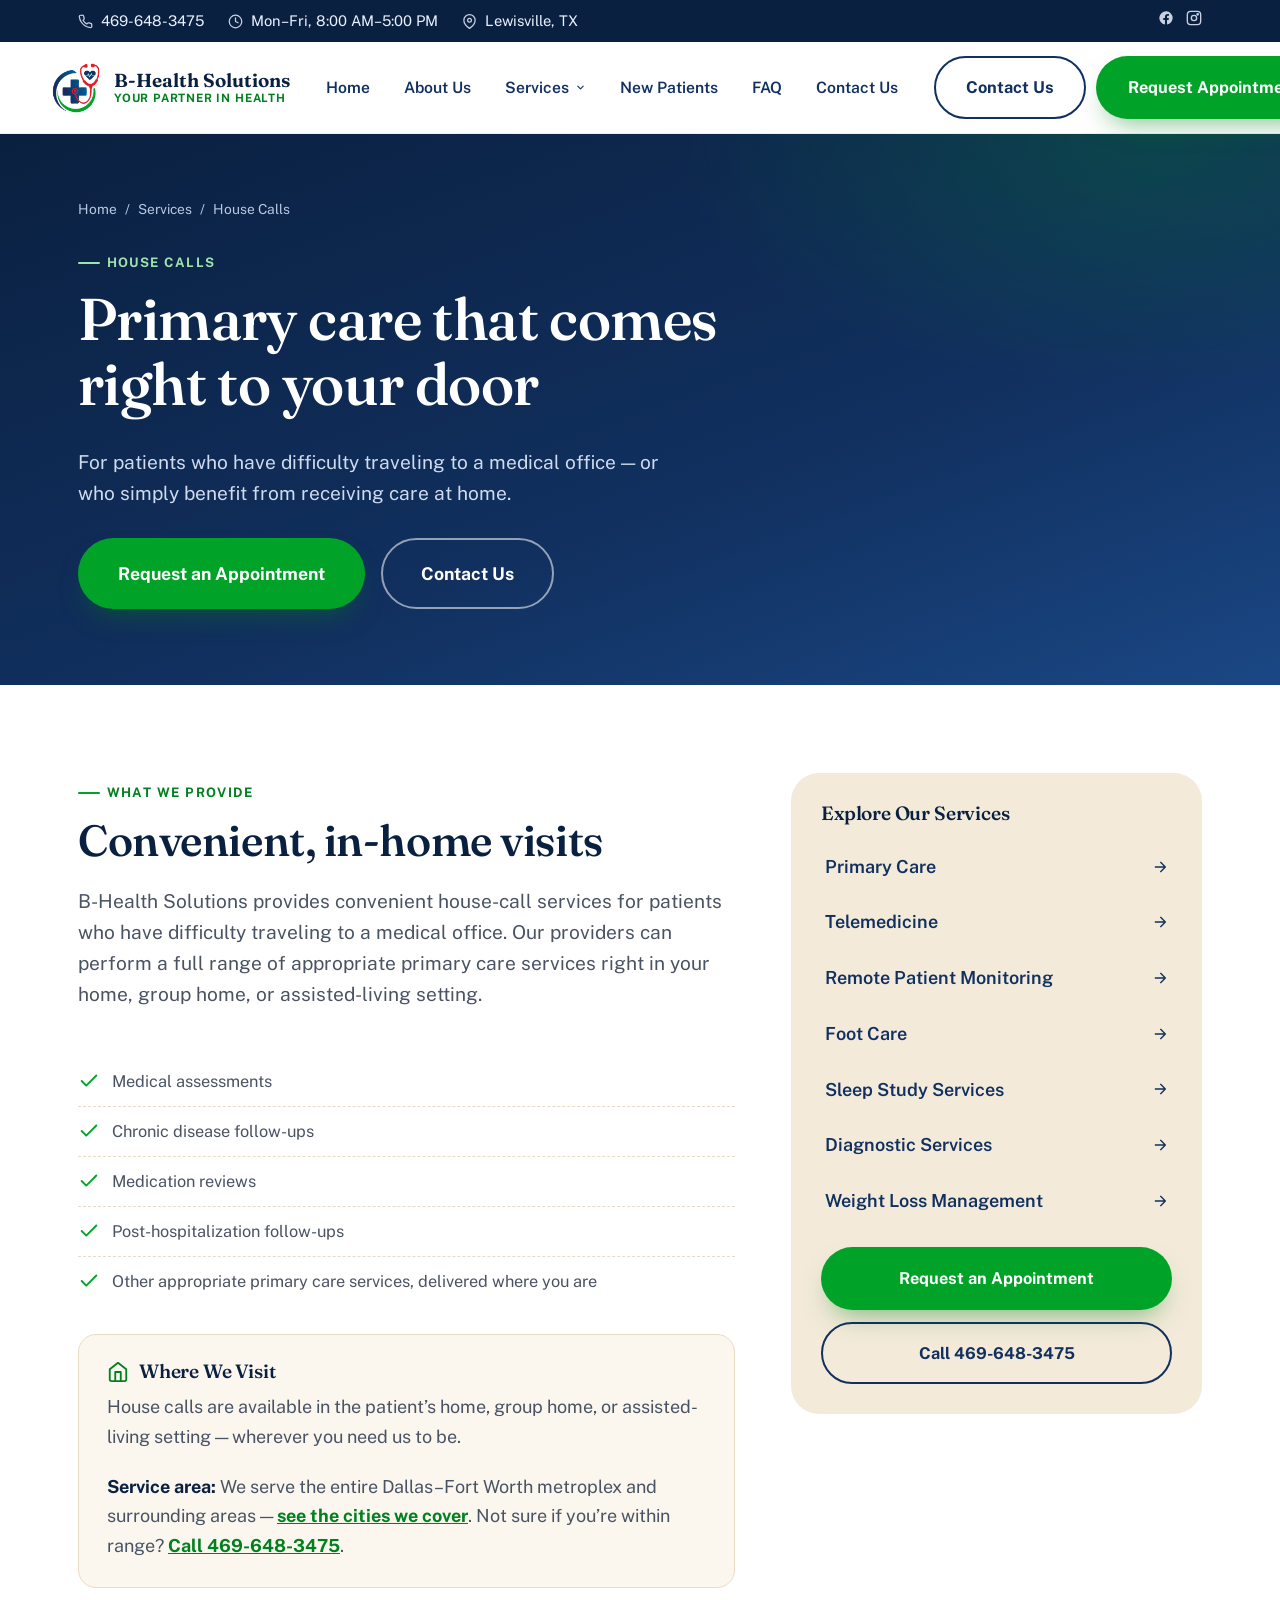
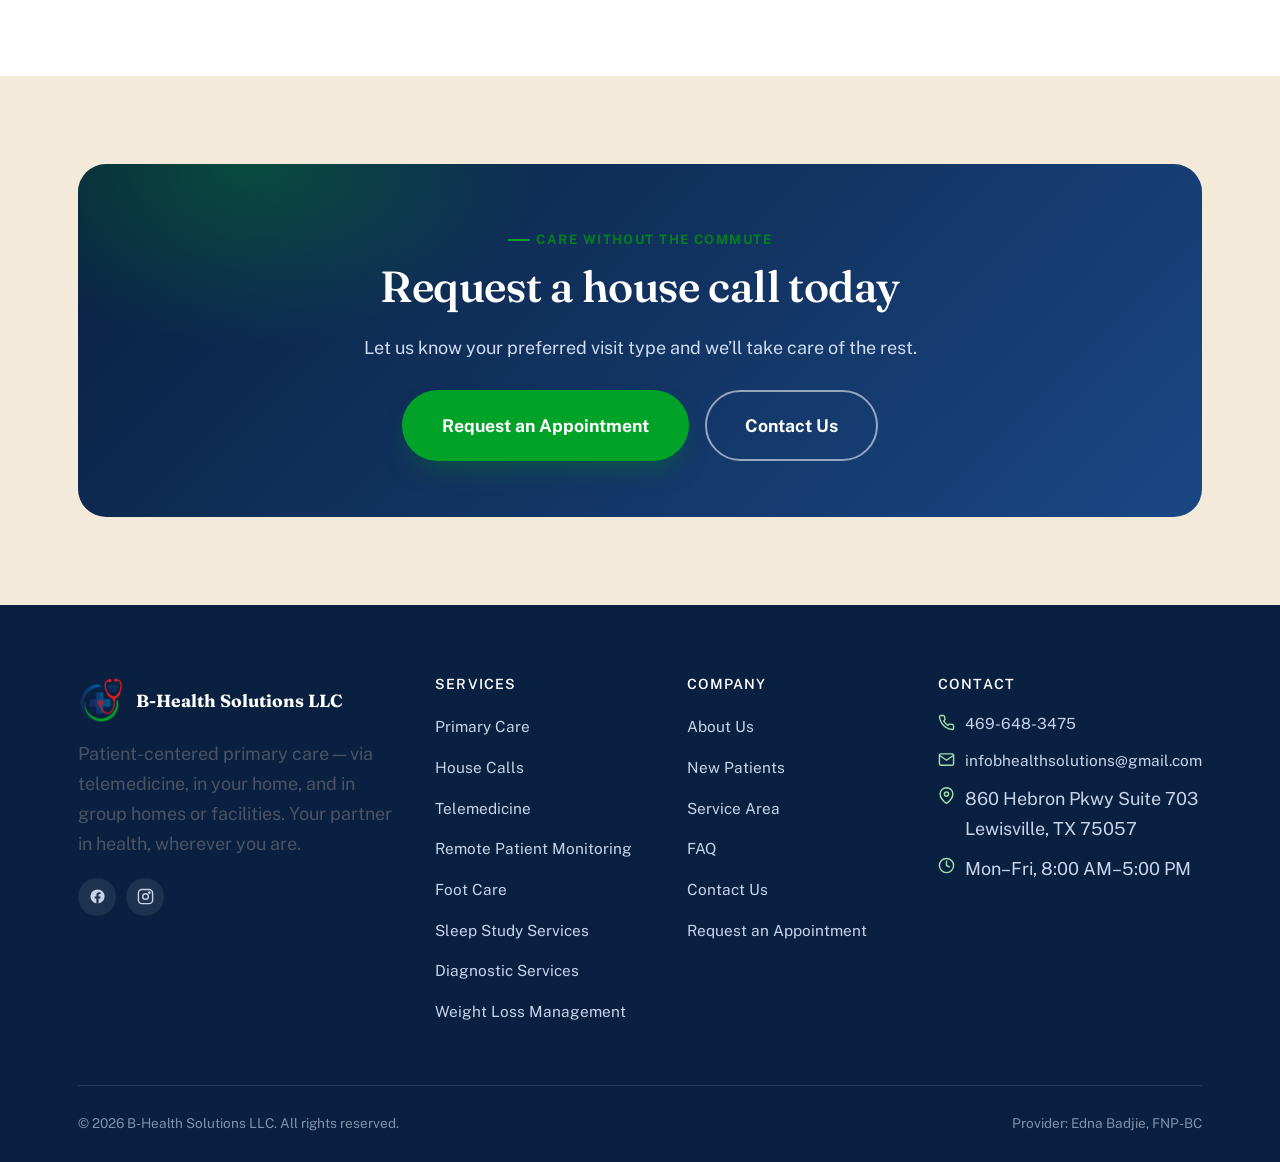
<file: house-calls.html>
<!doctype html>
<html lang="en">
<head>
<meta charset="UTF-8">
<meta name="viewport" content="width=device-width, initial-scale=1.0">
<title>House Calls | B-Health Solutions LLC</title>
<meta name="description" content="In-home primary care from B-Health Solutions LLC for patients who have difficulty traveling to a medical office — assessments, follow-ups, and medication reviews at home.">
<link rel="icon" href="images/icon-32.png" sizes="32x32">
<link rel="icon" href="images/icon-192.png" sizes="192x192">
<link rel="apple-touch-icon" href="images/apple-touch-icon.png">
<link rel="stylesheet" href="css/style.css">
</head>
<body>

<div class="topbar">
  <div class="container">
    <div class="topbar-left">
      <a href="tel:4696483475" class="topbar-item"><svg viewBox="0 0 24 24" fill="none" stroke="currentColor" stroke-width="2" stroke-linecap="round" stroke-linejoin="round"><path d="M22 16.92v3a2 2 0 0 1-2.18 2 19.79 19.79 0 0 1-8.63-3.07 19.5 19.5 0 0 1-6-6 19.79 19.79 0 0 1-3.07-8.67A2 2 0 0 1 4.11 2h3a2 2 0 0 1 2 1.72c.13.96.36 1.9.7 2.81a2 2 0 0 1-.45 2.11L8.09 9.91a16 16 0 0 0 6 6l1.27-1.27a2 2 0 0 1 2.11-.45c.91.34 1.85.57 2.81.7A2 2 0 0 1 22 16.92Z"/></svg><span>469-648-3475</span></a>
      <span class="topbar-item"><svg viewBox="0 0 24 24" fill="none" stroke="currentColor" stroke-width="2" stroke-linecap="round" stroke-linejoin="round"><circle cx="12" cy="12" r="10"/><path d="M12 6v6l4 2"/></svg><span>Mon&ndash;Fri, 8:00 AM&ndash;5:00 PM</span></span>
      <span class="topbar-item"><svg viewBox="0 0 24 24" fill="none" stroke="currentColor" stroke-width="2" stroke-linecap="round" stroke-linejoin="round"><path d="M21 10c0 7-9 13-9 13s-9-6-9-13a9 9 0 0 1 18 0Z"/><circle cx="12" cy="10" r="3"/></svg><span>Lewisville, TX</span></span>
    </div>
    <div class="topbar-social">
      <a href="#" aria-label="B-Health Solutions on Facebook"><svg viewBox="0 0 24 24" fill="currentColor"><path d="M22 12a10 10 0 1 0-11.56 9.88v-6.99H7.9V12h2.54V9.8c0-2.5 1.49-3.89 3.78-3.89 1.1 0 2.24.2 2.24.2v2.46h-1.26c-1.24 0-1.63.77-1.63 1.56V12h2.78l-.44 2.89h-2.34v6.99A10 10 0 0 0 22 12Z"/></svg></a>
      <a href="#" aria-label="B-Health Solutions on Instagram"><svg viewBox="0 0 24 24" fill="none" stroke="currentColor" stroke-width="2" stroke-linecap="round" stroke-linejoin="round"><rect x="2" y="2" width="20" height="20" rx="5"/><circle cx="12" cy="12" r="4"/><circle cx="17.5" cy="6.5" r="1"/></svg></a>
    </div>
  </div>
</div>

<header class="site-header">
  <div class="container nav-wrap">
    <a href="index.html" class="brand">
      <img src="images/icon-192.png" alt="B-Health Solutions LLC">
      <span class="brand-text"><strong>B-Health Solutions</strong><span>Your Partner In Health</span></span>
    </a>
    <nav class="main-nav" id="main-nav" aria-label="Primary">
      <div class="mobile-cta">
        <a href="new-patients.html" class="btn btn-primary btn-block">Request an Appointment</a>
        <a href="tel:4696483475" class="btn btn-outline btn-block">Call 469-648-3475</a>
      </div>
      <ul>
        <li><a href="index.html">Home</a></li>
        <li><a href="about.html">About Us</a></li>
        <li class="has-dropdown">
          <a href="services.html">Services <svg class="chev" viewBox="0 0 24 24" fill="none" stroke="currentColor" stroke-width="2.4" stroke-linecap="round" stroke-linejoin="round"><path d="m6 9 6 6 6-6"/></svg></a>
          <div class="dropdown dropdown-wide">
            <a href="primary-care.html">Primary Care<small>Routine &amp; preventive adult care</small></a>
            <a href="house-calls.html">House Calls<small>In-home primary care visits</small></a>
            <a href="telemedicine.html">Telemedicine<small>Virtual visits from home</small></a>
            <a href="remote-monitoring.html">Remote Patient Monitoring<small>Track vitals from home</small></a>
            <a href="foot-care.html">Foot Care<small>Routine foot health services</small></a>
            <a href="sleep-study.html">Sleep Study Services<small>Sleep disorder evaluation</small></a>
            <a href="diagnostics.html">Diagnostic Services<small>ABI, TM-Flow &amp; lab testing</small></a>
            <a href="weight-loss.html">Weight Loss Management<small>Supervised, individualized plans</small></a>
            <a href="service-area.html" class="dd-wide-row">Service Area<small>The cities we serve across DFW</small></a>
          </div>
        </li>
        <li><a href="new-patients.html">New Patients</a></li>
        <li><a href="faq.html">FAQ</a></li>
        <li><a href="contact.html">Contact Us</a></li>
      </ul>
    </nav>
    <div class="header-cta">
      <a href="contact.html" class="btn btn-outline">Contact Us</a>
      <a href="new-patients.html" class="btn btn-primary">Request Appointment</a>
      <button class="nav-toggle" aria-label="Open menu" aria-expanded="false" aria-controls="main-nav"><svg viewBox="0 0 24 24" fill="none" stroke="currentColor" stroke-width="2" stroke-linecap="round" stroke-linejoin="round"><path d="M3 6h18M3 12h18M3 18h18"/></svg></button>
    </div>
  </div>
  <div class="nav-scrim"></div>
</header>

<main>

  <section class="page-hero">
    <div class="container">
      <div class="breadcrumb"><a href="index.html">Home</a><span>/</span><a href="services.html">Services</a><span>/</span><span>House Calls</span></div>
      <span class="eyebrow">House Calls</span>
      <h1>Primary care that comes right to your door</h1>
      <p class="lede">For patients who have difficulty traveling to a medical office &mdash; or who simply benefit from receiving care at home.</p>
      <div class="cta-row">
        <a href="new-patients.html" class="btn btn-primary btn-lg">Request an Appointment</a>
        <a href="contact.html" class="btn btn-outline-light btn-lg">Contact Us</a>
      </div>
    </div>
  </section>

  <section class="section">
    <div class="container">
      <div class="service-layout">
        <div>
          <div class="section-head reveal">
            <span class="eyebrow">What We Provide</span>
            <h2>Convenient, in-home visits</h2>
            <p class="lede">B-Health Solutions provides convenient house-call services for patients who have difficulty traveling to a medical office. Our providers can perform a full range of appropriate primary care services right in your home, group home, or assisted-living setting.</p>
          </div>
          <ul class="check-list reveal">
            <li><svg viewBox="0 0 24 24" fill="none" stroke="currentColor" stroke-width="2" stroke-linecap="round" stroke-linejoin="round"><path d="M20 6 9 17l-5-5"/></svg>Medical assessments</li>
            <li><svg viewBox="0 0 24 24" fill="none" stroke="currentColor" stroke-width="2" stroke-linecap="round" stroke-linejoin="round"><path d="M20 6 9 17l-5-5"/></svg>Chronic disease follow-ups</li>
            <li><svg viewBox="0 0 24 24" fill="none" stroke="currentColor" stroke-width="2" stroke-linecap="round" stroke-linejoin="round"><path d="M20 6 9 17l-5-5"/></svg>Medication reviews</li>
            <li><svg viewBox="0 0 24 24" fill="none" stroke="currentColor" stroke-width="2" stroke-linecap="round" stroke-linejoin="round"><path d="M20 6 9 17l-5-5"/></svg>Post-hospitalization follow-ups</li>
            <li><svg viewBox="0 0 24 24" fill="none" stroke="currentColor" stroke-width="2" stroke-linecap="round" stroke-linejoin="round"><path d="M20 6 9 17l-5-5"/></svg>Other appropriate primary care services, delivered where you are</li>
          </ul>

          <div class="who-for reveal">
            <h4><svg viewBox="0 0 24 24" fill="none" stroke="currentColor" stroke-width="2" stroke-linecap="round" stroke-linejoin="round"><path d="m3 9 9-7 9 7v11a2 2 0 0 1-2 2H5a2 2 0 0 1-2-2z"/><path d="M9 22V12h6v10"/></svg>Where We Visit</h4>
            <p>House calls are available in the patient&rsquo;s home, group home, or assisted-living setting &mdash; wherever you need us to be.</p>
            <p style="margin-bottom:0;"><strong style="color:var(--navy-950);">Service area:</strong> We serve the entire Dallas&ndash;Fort Worth metroplex and surrounding areas &mdash; <a href="service-area.html" style="color:var(--green-700);font-weight:700;">see the cities we cover</a>. Not sure if you&rsquo;re within range? <a href="tel:4696483475" style="color:var(--green-700);font-weight:700;">Call 469-648-3475</a>.</p>
          </div>
        </div>

        <aside class="sidebar-card reveal">
          <h4>Explore Our Services</h4>
          <ul class="sidebar-links">
            <li><a href="primary-care.html">Primary Care <svg viewBox="0 0 24 24" fill="none" stroke="currentColor" stroke-width="2" stroke-linecap="round" stroke-linejoin="round"><path d="M5 12h14M13 5l7 7-7 7"/></svg></a></li>
            <li><a href="telemedicine.html">Telemedicine <svg viewBox="0 0 24 24" fill="none" stroke="currentColor" stroke-width="2" stroke-linecap="round" stroke-linejoin="round"><path d="M5 12h14M13 5l7 7-7 7"/></svg></a></li>
            <li><a href="remote-monitoring.html">Remote Patient Monitoring <svg viewBox="0 0 24 24" fill="none" stroke="currentColor" stroke-width="2" stroke-linecap="round" stroke-linejoin="round"><path d="M5 12h14M13 5l7 7-7 7"/></svg></a></li>
            <li><a href="foot-care.html">Foot Care <svg viewBox="0 0 24 24" fill="none" stroke="currentColor" stroke-width="2" stroke-linecap="round" stroke-linejoin="round"><path d="M5 12h14M13 5l7 7-7 7"/></svg></a></li>
            <li><a href="sleep-study.html">Sleep Study Services <svg viewBox="0 0 24 24" fill="none" stroke="currentColor" stroke-width="2" stroke-linecap="round" stroke-linejoin="round"><path d="M5 12h14M13 5l7 7-7 7"/></svg></a></li>
            <li><a href="diagnostics.html">Diagnostic Services <svg viewBox="0 0 24 24" fill="none" stroke="currentColor" stroke-width="2" stroke-linecap="round" stroke-linejoin="round"><path d="M5 12h14M13 5l7 7-7 7"/></svg></a></li>
            <li><a href="weight-loss.html">Weight Loss Management <svg viewBox="0 0 24 24" fill="none" stroke="currentColor" stroke-width="2" stroke-linecap="round" stroke-linejoin="round"><path d="M5 12h14M13 5l7 7-7 7"/></svg></a></li>
          </ul>
          <a href="new-patients.html" class="btn btn-primary btn-block">Request an Appointment</a>
          <a href="tel:4696483475" class="btn btn-outline btn-block" style="margin-top:12px;">Call 469-648-3475</a>
        </aside>
      </div>
    </div>
  </section>

  <section class="section section--sand">
    <div class="container">
      <div class="cta-band reveal">
        <span class="eyebrow">Care Without the Commute</span>
        <h2>Request a house call today</h2>
        <p>Let us know your preferred visit type and we&rsquo;ll take care of the rest.</p>
        <div class="cta-row">
          <a href="new-patients.html" class="btn btn-primary btn-lg">Request an Appointment</a>
          <a href="contact.html" class="btn btn-outline-light btn-lg">Contact Us</a>
        </div>
      </div>
    </div>
  </section>

</main>

<footer class="site-footer">
  <div class="container">
    <div class="footer-grid">
      <div>
        <a href="index.html" class="footer-brand">
          <img src="images/icon-192.png" alt="B-Health Solutions LLC">
          <strong>B-Health Solutions LLC</strong>
        </a>
        <p>Patient-centered primary care &mdash; via telemedicine, in your home, and in group homes or facilities. Your partner in health, wherever you are.</p>
        <div class="footer-social">
          <a href="#" aria-label="Facebook"><svg viewBox="0 0 24 24" fill="currentColor"><path d="M22 12a10 10 0 1 0-11.56 9.88v-6.99H7.9V12h2.54V9.8c0-2.5 1.49-3.89 3.78-3.89 1.1 0 2.24.2 2.24.2v2.46h-1.26c-1.24 0-1.63.77-1.63 1.56V12h2.78l-.44 2.89h-2.34v6.99A10 10 0 0 0 22 12Z"/></svg></a>
          <a href="#" aria-label="Instagram"><svg viewBox="0 0 24 24" fill="none" stroke="currentColor" stroke-width="2" stroke-linecap="round" stroke-linejoin="round"><rect x="2" y="2" width="20" height="20" rx="5"/><circle cx="12" cy="12" r="4"/><circle cx="17.5" cy="6.5" r="1"/></svg></a>
        </div>
      </div>
      <div>
        <h4>Services</h4>
        <ul>
          <li><a href="primary-care.html">Primary Care</a></li>
          <li><a href="house-calls.html">House Calls</a></li>
          <li><a href="telemedicine.html">Telemedicine</a></li>
          <li><a href="remote-monitoring.html">Remote Patient Monitoring</a></li>
          <li><a href="foot-care.html">Foot Care</a></li>
          <li><a href="sleep-study.html">Sleep Study Services</a></li>
          <li><a href="diagnostics.html">Diagnostic Services</a></li>
          <li><a href="weight-loss.html">Weight Loss Management</a></li>
        </ul>
      </div>
      <div>
        <h4>Company</h4>
        <ul>
          <li><a href="about.html">About Us</a></li>
          <li><a href="new-patients.html">New Patients</a></li>
          <li><a href="service-area.html">Service Area</a></li>
          <li><a href="faq.html">FAQ</a></li>
          <li><a href="contact.html">Contact Us</a></li>
          <li><a href="new-patients.html#request-form">Request an Appointment</a></li>
        </ul>
      </div>
      <div>
        <h4>Contact</h4>
        <ul class="footer-contact">
          <li><svg viewBox="0 0 24 24" fill="none" stroke="currentColor" stroke-width="2" stroke-linecap="round" stroke-linejoin="round"><path d="M22 16.92v3a2 2 0 0 1-2.18 2 19.79 19.79 0 0 1-8.63-3.07 19.5 19.5 0 0 1-6-6 19.79 19.79 0 0 1-3.07-8.67A2 2 0 0 1 4.11 2h3a2 2 0 0 1 2 1.72c.13.96.36 1.9.7 2.81a2 2 0 0 1-.45 2.11L8.09 9.91a16 16 0 0 0 6 6l1.27-1.27a2 2 0 0 1 2.11-.45c.91.34 1.85.57 2.81.7A2 2 0 0 1 22 16.92Z"/></svg><a href="tel:4696483475">469-648-3475</a></li>
          <li><svg viewBox="0 0 24 24" fill="none" stroke="currentColor" stroke-width="2" stroke-linecap="round" stroke-linejoin="round"><rect x="2" y="4" width="20" height="16" rx="2"/><path d="m22 6-10 7L2 6"/></svg><a href="mailto:infobhealthsolutions@gmail.com">infobhealthsolutions@gmail.com</a></li>
          <li><svg viewBox="0 0 24 24" fill="none" stroke="currentColor" stroke-width="2" stroke-linecap="round" stroke-linejoin="round"><path d="M21 10c0 7-9 13-9 13s-9-6-9-13a9 9 0 0 1 18 0Z"/><circle cx="12" cy="10" r="3"/></svg><span>860 Hebron Pkwy Suite 703<br>Lewisville, TX 75057</span></li>
          <li><svg viewBox="0 0 24 24" fill="none" stroke="currentColor" stroke-width="2" stroke-linecap="round" stroke-linejoin="round"><circle cx="12" cy="12" r="10"/><path d="M12 6v6l4 2"/></svg><span>Mon&ndash;Fri, 8:00 AM&ndash;5:00 PM</span></li>
        </ul>
      </div>
    </div>
    <div class="footer-bottom">
      <span>&copy; <span data-year></span> B-Health Solutions LLC. All rights reserved.</span>
      <span>Provider: Edna Badjie, FNP-BC</span>
    </div>
  </div>
</footer>

<script src="js/main.js"></script>
</body>
</html>
</file>
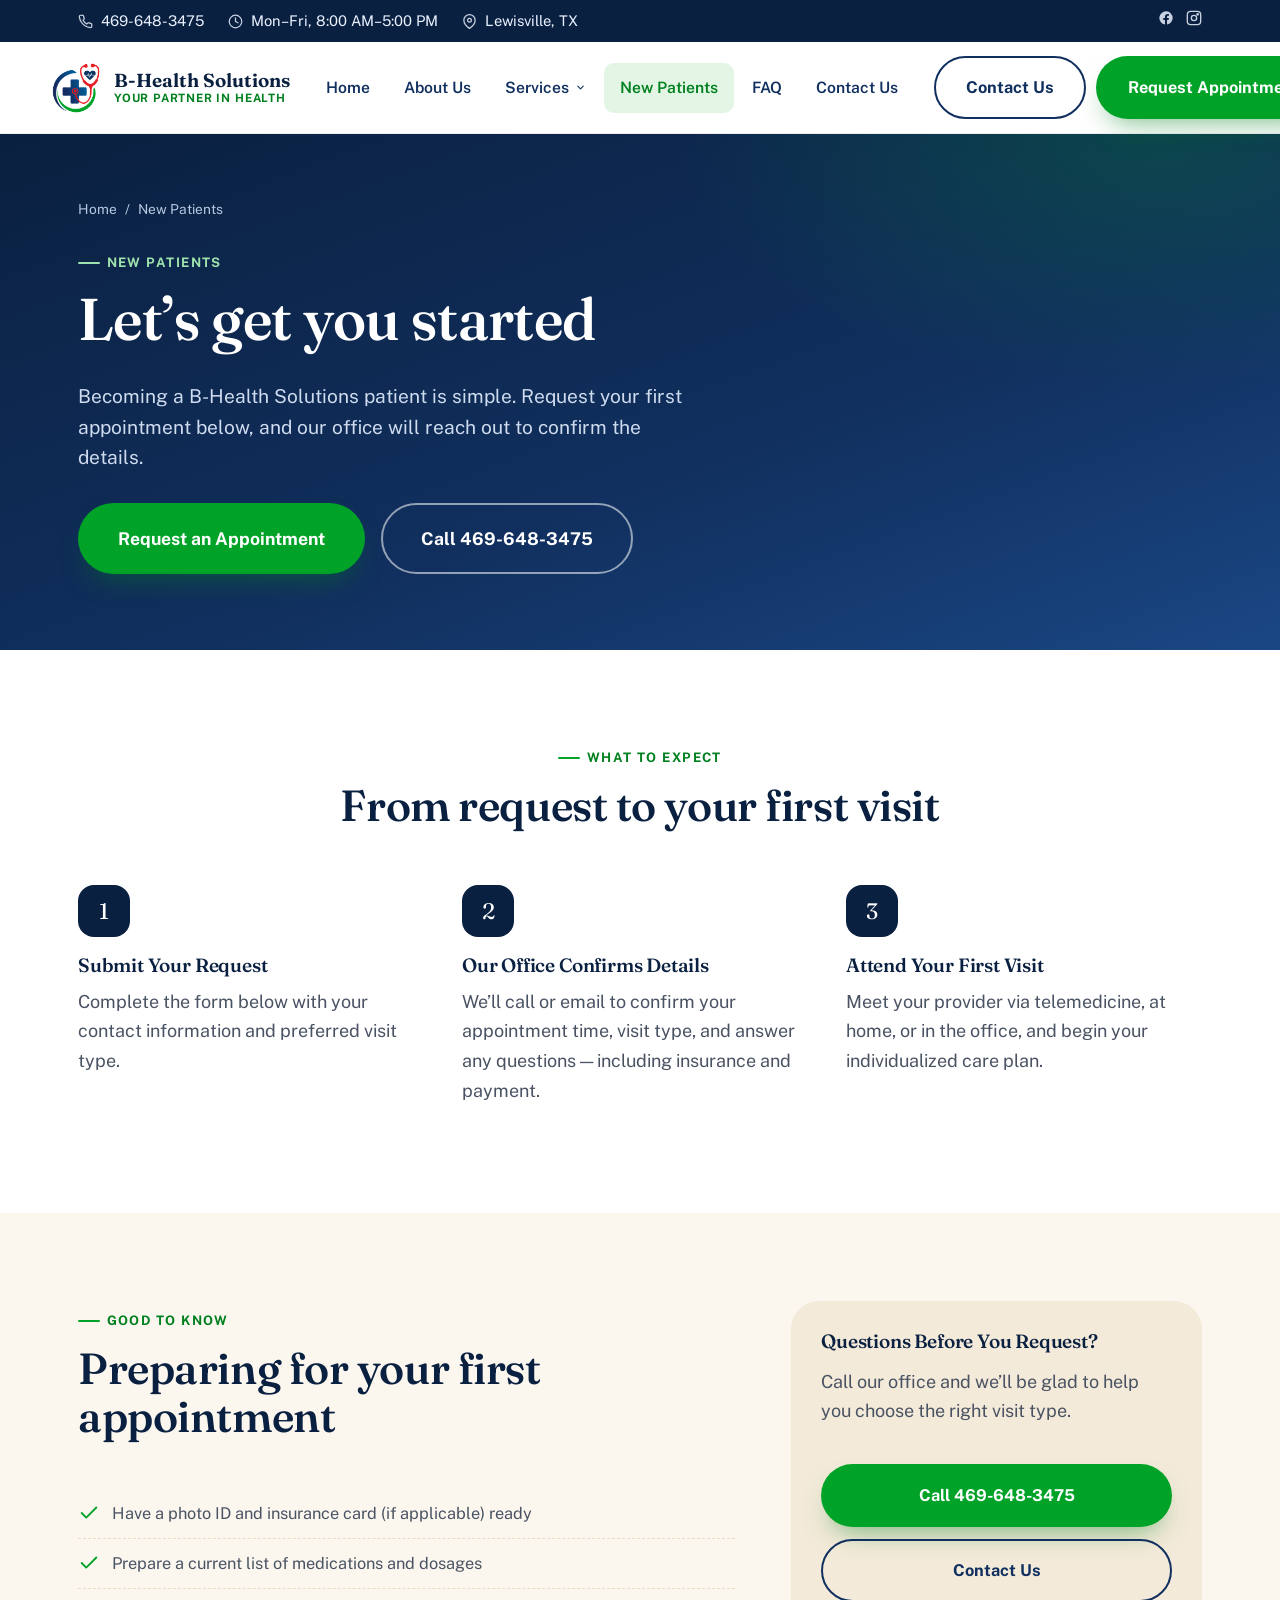
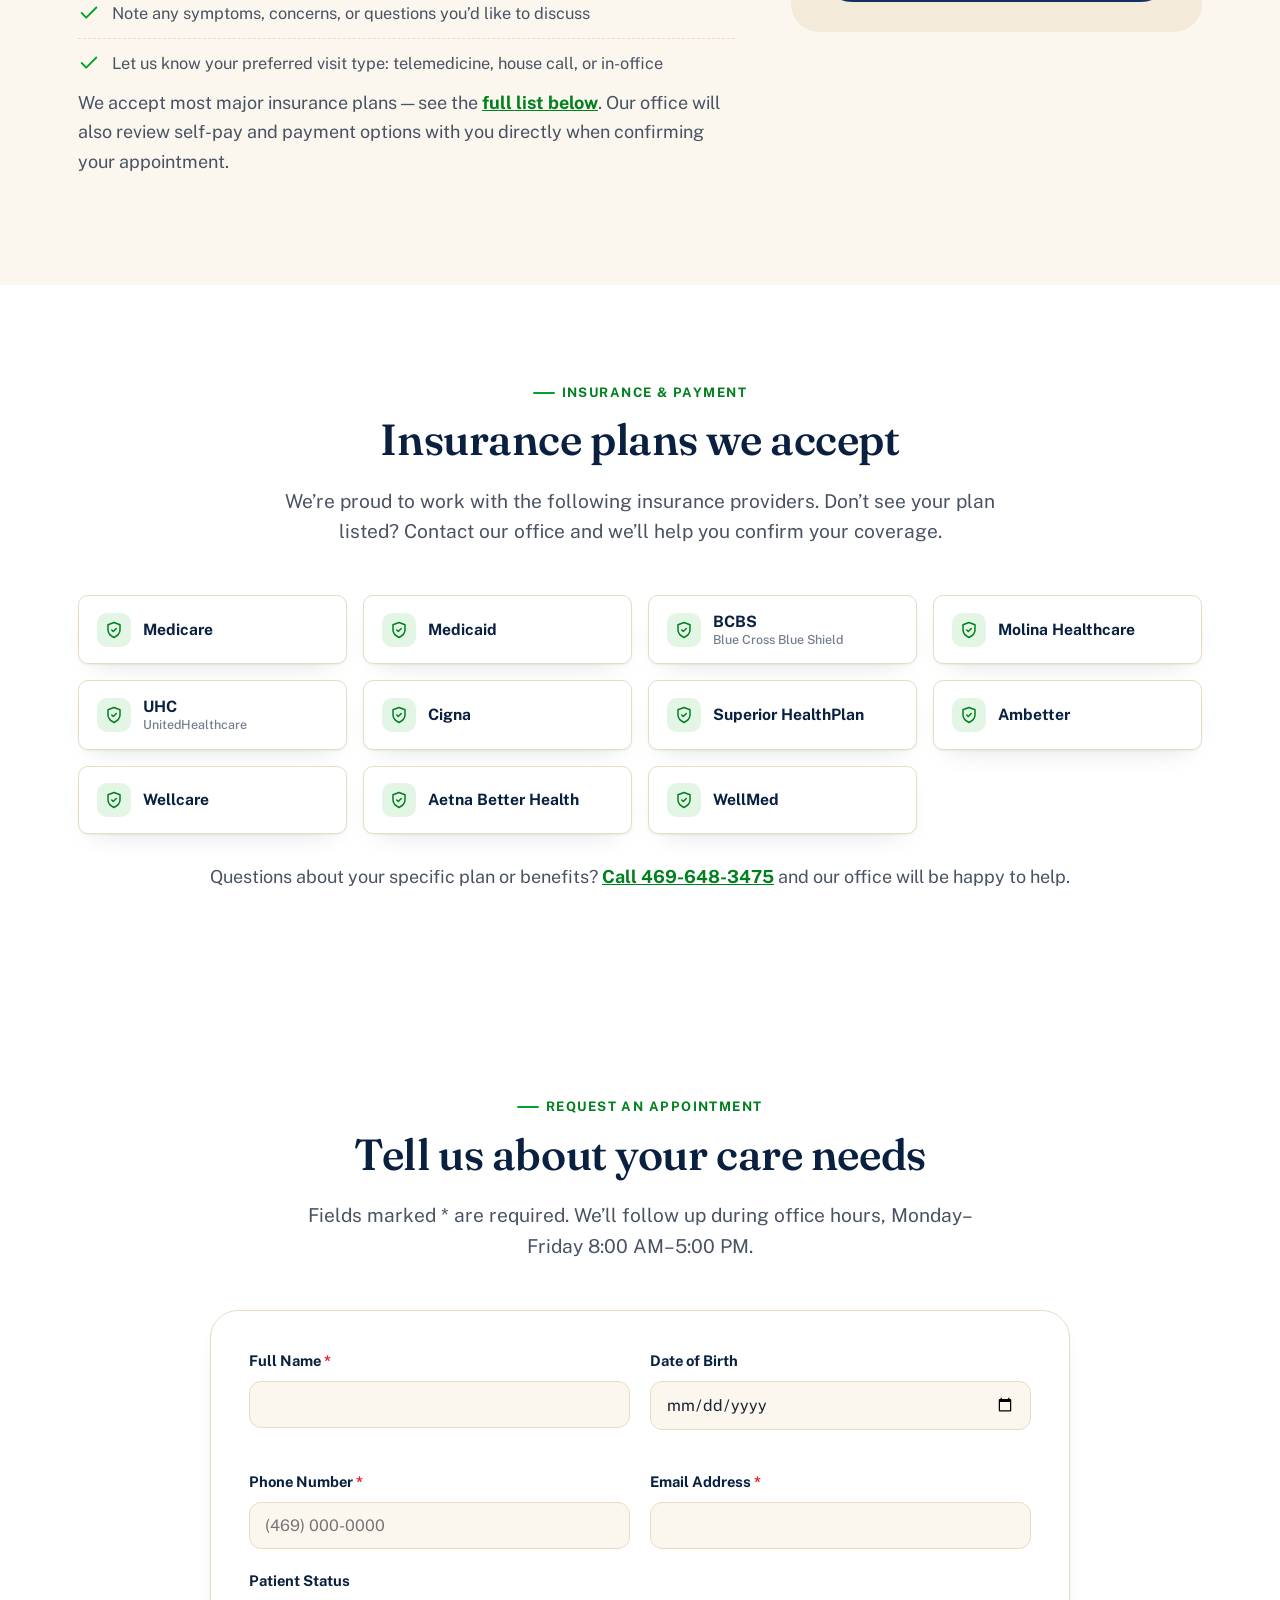
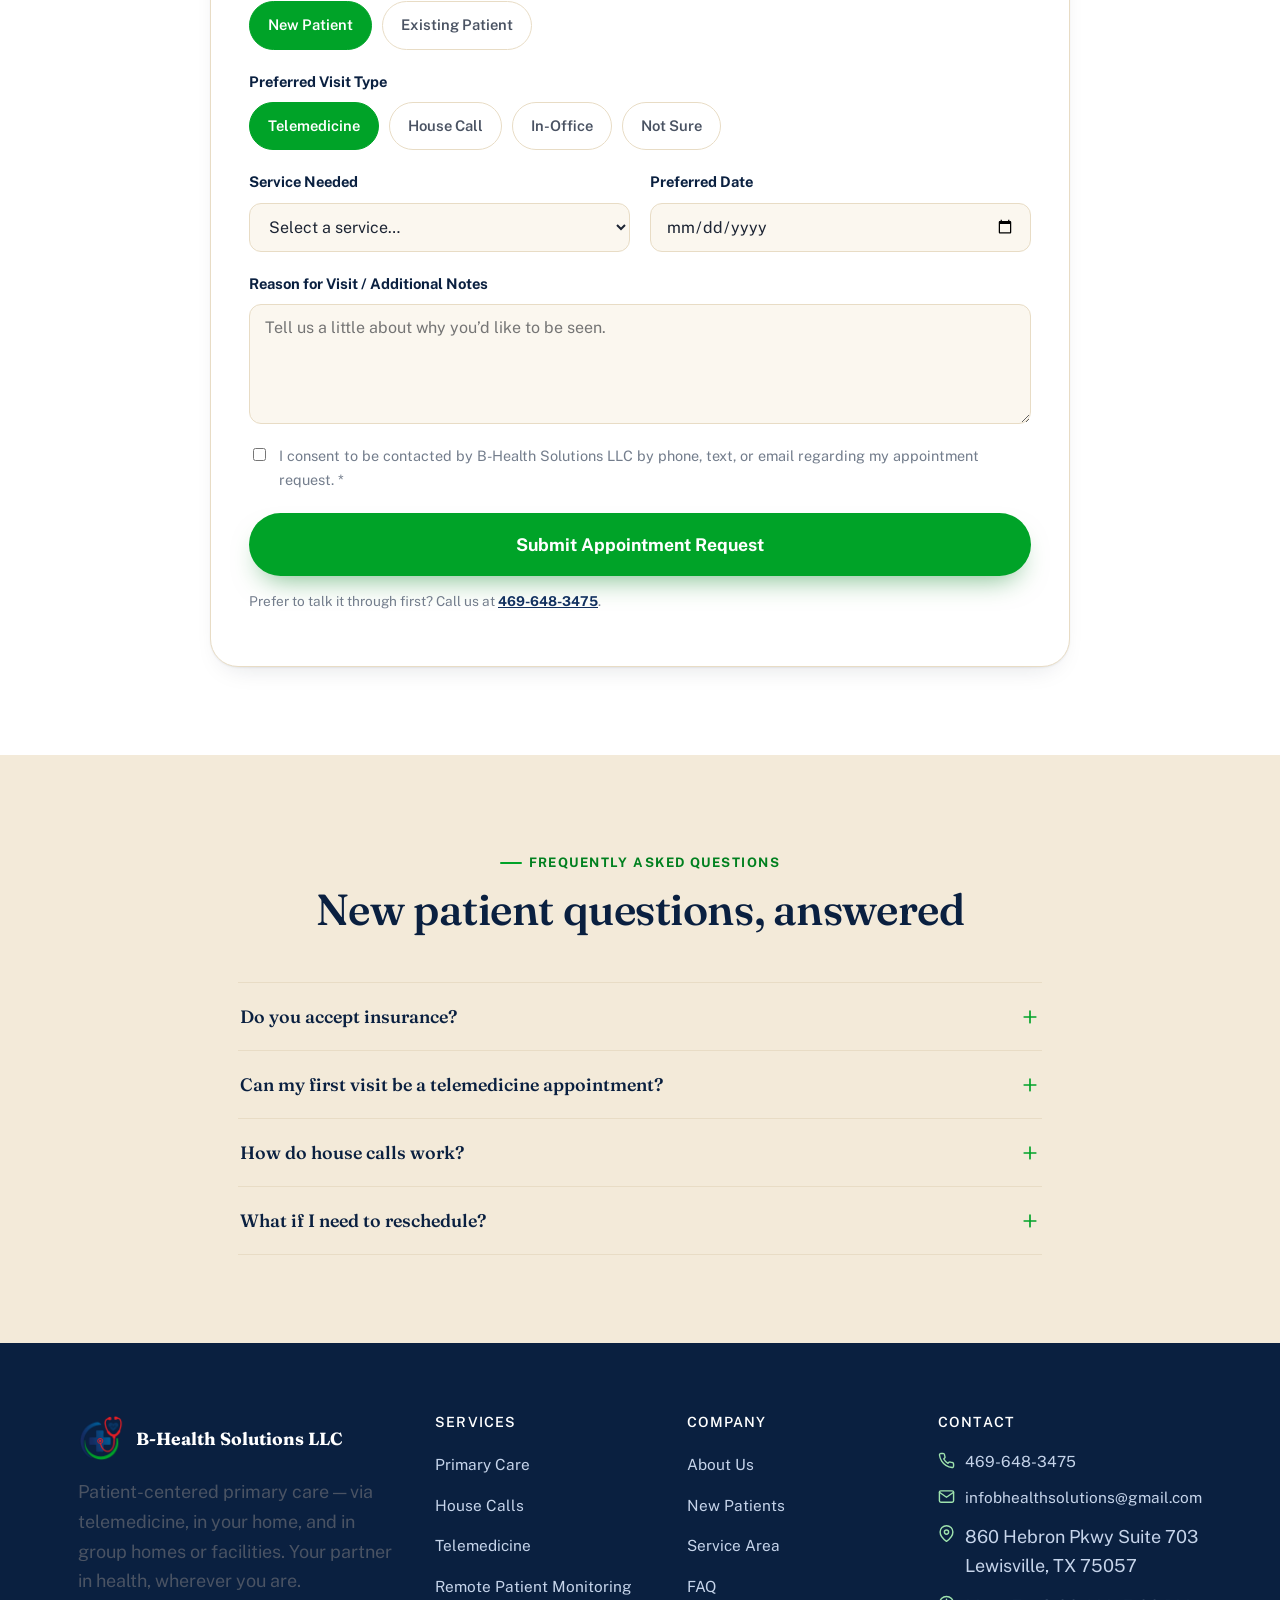
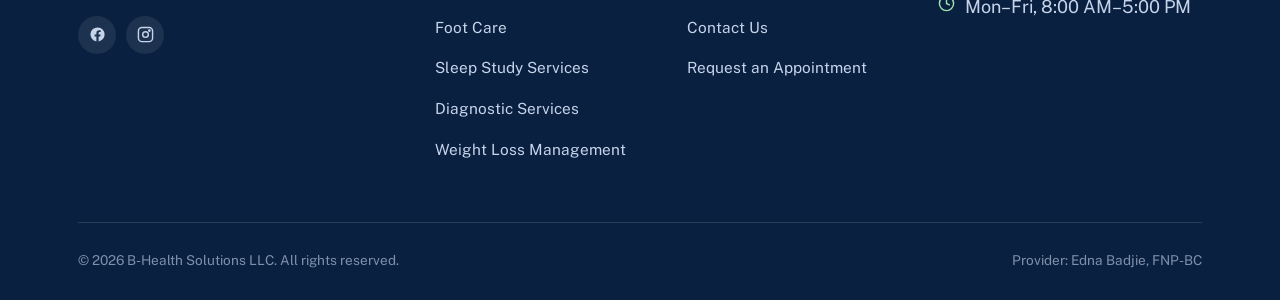
<file: new-patients.html>
<!doctype html>
<html lang="en">
<head>
<meta charset="UTF-8">
<meta name="viewport" content="width=device-width, initial-scale=1.0">
<title>New Patients | Request an Appointment | B-Health Solutions LLC</title>
<meta name="description" content="Become a new patient at B-Health Solutions LLC. Learn what to expect and request your first appointment for primary care, house calls, or telemedicine.">
<link rel="icon" href="images/icon-32.png" sizes="32x32">
<link rel="icon" href="images/icon-192.png" sizes="192x192">
<link rel="apple-touch-icon" href="images/apple-touch-icon.png">
<link rel="stylesheet" href="css/style.css">
</head>
<body>

<div class="topbar">
  <div class="container">
    <div class="topbar-left">
      <a href="tel:4696483475" class="topbar-item"><svg viewBox="0 0 24 24" fill="none" stroke="currentColor" stroke-width="2" stroke-linecap="round" stroke-linejoin="round"><path d="M22 16.92v3a2 2 0 0 1-2.18 2 19.79 19.79 0 0 1-8.63-3.07 19.5 19.5 0 0 1-6-6 19.79 19.79 0 0 1-3.07-8.67A2 2 0 0 1 4.11 2h3a2 2 0 0 1 2 1.72c.13.96.36 1.9.7 2.81a2 2 0 0 1-.45 2.11L8.09 9.91a16 16 0 0 0 6 6l1.27-1.27a2 2 0 0 1 2.11-.45c.91.34 1.85.57 2.81.7A2 2 0 0 1 22 16.92Z"/></svg><span>469-648-3475</span></a>
      <span class="topbar-item"><svg viewBox="0 0 24 24" fill="none" stroke="currentColor" stroke-width="2" stroke-linecap="round" stroke-linejoin="round"><circle cx="12" cy="12" r="10"/><path d="M12 6v6l4 2"/></svg><span>Mon&ndash;Fri, 8:00 AM&ndash;5:00 PM</span></span>
      <span class="topbar-item"><svg viewBox="0 0 24 24" fill="none" stroke="currentColor" stroke-width="2" stroke-linecap="round" stroke-linejoin="round"><path d="M21 10c0 7-9 13-9 13s-9-6-9-13a9 9 0 0 1 18 0Z"/><circle cx="12" cy="10" r="3"/></svg><span>Lewisville, TX</span></span>
    </div>
    <div class="topbar-social">
      <a href="#" aria-label="B-Health Solutions on Facebook"><svg viewBox="0 0 24 24" fill="currentColor"><path d="M22 12a10 10 0 1 0-11.56 9.88v-6.99H7.9V12h2.54V9.8c0-2.5 1.49-3.89 3.78-3.89 1.1 0 2.24.2 2.24.2v2.46h-1.26c-1.24 0-1.63.77-1.63 1.56V12h2.78l-.44 2.89h-2.34v6.99A10 10 0 0 0 22 12Z"/></svg></a>
      <a href="#" aria-label="B-Health Solutions on Instagram"><svg viewBox="0 0 24 24" fill="none" stroke="currentColor" stroke-width="2" stroke-linecap="round" stroke-linejoin="round"><rect x="2" y="2" width="20" height="20" rx="5"/><circle cx="12" cy="12" r="4"/><circle cx="17.5" cy="6.5" r="1"/></svg></a>
    </div>
  </div>
</div>

<header class="site-header">
  <div class="container nav-wrap">
    <a href="index.html" class="brand">
      <img src="images/icon-192.png" alt="B-Health Solutions LLC">
      <span class="brand-text"><strong>B-Health Solutions</strong><span>Your Partner In Health</span></span>
    </a>
    <nav class="main-nav" id="main-nav" aria-label="Primary">
      <div class="mobile-cta">
        <a href="new-patients.html" class="btn btn-primary btn-block">Request an Appointment</a>
        <a href="tel:4696483475" class="btn btn-outline btn-block">Call 469-648-3475</a>
      </div>
      <ul>
        <li><a href="index.html">Home</a></li>
        <li><a href="about.html">About Us</a></li>
        <li class="has-dropdown">
          <a href="services.html">Services <svg class="chev" viewBox="0 0 24 24" fill="none" stroke="currentColor" stroke-width="2.4" stroke-linecap="round" stroke-linejoin="round"><path d="m6 9 6 6 6-6"/></svg></a>
          <div class="dropdown dropdown-wide">
            <a href="primary-care.html">Primary Care<small>Routine &amp; preventive adult care</small></a>
            <a href="house-calls.html">House Calls<small>In-home primary care visits</small></a>
            <a href="telemedicine.html">Telemedicine<small>Virtual visits from home</small></a>
            <a href="remote-monitoring.html">Remote Patient Monitoring<small>Track vitals from home</small></a>
            <a href="foot-care.html">Foot Care<small>Routine foot health services</small></a>
            <a href="sleep-study.html">Sleep Study Services<small>Sleep disorder evaluation</small></a>
            <a href="diagnostics.html">Diagnostic Services<small>ABI, TM-Flow &amp; lab testing</small></a>
            <a href="weight-loss.html">Weight Loss Management<small>Supervised, individualized plans</small></a>
            <a href="service-area.html" class="dd-wide-row">Service Area<small>The cities we serve across DFW</small></a>
          </div>
        </li>
        <li><a href="new-patients.html">New Patients</a></li>
        <li><a href="faq.html">FAQ</a></li>
        <li><a href="contact.html">Contact Us</a></li>
      </ul>
    </nav>
    <div class="header-cta">
      <a href="contact.html" class="btn btn-outline">Contact Us</a>
      <a href="new-patients.html#request-form" class="btn btn-primary">Request Appointment</a>
      <button class="nav-toggle" aria-label="Open menu" aria-expanded="false" aria-controls="main-nav"><svg viewBox="0 0 24 24" fill="none" stroke="currentColor" stroke-width="2" stroke-linecap="round" stroke-linejoin="round"><path d="M3 6h18M3 12h18M3 18h18"/></svg></button>
    </div>
  </div>
  <div class="nav-scrim"></div>
</header>

<main>

  <section class="page-hero">
    <div class="container">
      <div class="breadcrumb"><a href="index.html">Home</a><span>/</span><span>New Patients</span></div>
      <span class="eyebrow">New Patients</span>
      <h1>Let&rsquo;s get you started</h1>
      <p class="lede">Becoming a B-Health Solutions patient is simple. Request your first appointment below, and our office will reach out to confirm the details.</p>
      <div class="cta-row">
        <a href="#request-form" class="btn btn-primary btn-lg">Request an Appointment</a>
        <a href="tel:4696483475" class="btn btn-outline-light btn-lg">Call 469-648-3475</a>
      </div>
    </div>
  </section>

  <section class="section">
    <div class="container">
      <div class="section-head center reveal">
        <span class="eyebrow">What to Expect</span>
        <h2>From request to your first visit</h2>
      </div>
      <div class="steps reveal-stagger">
        <div class="step reveal" style="--i:0">
          <h4>Submit Your Request</h4>
          <p>Complete the form below with your contact information and preferred visit type.</p>
        </div>
        <div class="step reveal" style="--i:1">
          <h4>Our Office Confirms Details</h4>
          <p>We&rsquo;ll call or email to confirm your appointment time, visit type, and answer any questions &mdash; including insurance and payment.</p>
        </div>
        <div class="step reveal" style="--i:2">
          <h4>Attend Your First Visit</h4>
          <p>Meet your provider via telemedicine, at home, or in the office, and begin your individualized care plan.</p>
        </div>
      </div>
    </div>
  </section>

  <section class="section section--cream">
    <div class="container">
      <div class="service-layout">
        <div>
          <div class="section-head reveal">
            <span class="eyebrow">Good to Know</span>
            <h2>Preparing for your first appointment</h2>
          </div>
          <ul class="check-list reveal">
            <li><svg viewBox="0 0 24 24" fill="none" stroke="currentColor" stroke-width="2" stroke-linecap="round" stroke-linejoin="round"><path d="M20 6 9 17l-5-5"/></svg>Have a photo ID and insurance card (if applicable) ready</li>
            <li><svg viewBox="0 0 24 24" fill="none" stroke="currentColor" stroke-width="2" stroke-linecap="round" stroke-linejoin="round"><path d="M20 6 9 17l-5-5"/></svg>Prepare a current list of medications and dosages</li>
            <li><svg viewBox="0 0 24 24" fill="none" stroke="currentColor" stroke-width="2" stroke-linecap="round" stroke-linejoin="round"><path d="M20 6 9 17l-5-5"/></svg>Note any symptoms, concerns, or questions you&rsquo;d like to discuss</li>
            <li><svg viewBox="0 0 24 24" fill="none" stroke="currentColor" stroke-width="2" stroke-linecap="round" stroke-linejoin="round"><path d="M20 6 9 17l-5-5"/></svg>Let us know your preferred visit type: telemedicine, house call, or in-office</li>
          </ul>
          <p class="reveal">We accept most major insurance plans &mdash; see the <a href="#insurance" style="color:var(--green-700);font-weight:700;">full list below</a>. Our office will also review self-pay and payment options with you directly when confirming your appointment.</p>
        </div>
        <aside class="sidebar-card reveal">
          <h4>Questions Before You Request?</h4>
          <p style="color:var(--ink-soft);">Call our office and we&rsquo;ll be glad to help you choose the right visit type.</p>
          <a href="tel:4696483475" class="btn btn-primary btn-block">Call 469-648-3475</a>
          <a href="contact.html" class="btn btn-outline btn-block" style="margin-top:12px;">Contact Us</a>
        </aside>
      </div>
    </div>
  </section>

  <!-- ===== Insurance ===== -->
  <section class="section" id="insurance">
    <div class="container">
      <div class="section-head center reveal">
        <span class="eyebrow">Insurance &amp; Payment</span>
        <h2>Insurance plans we accept</h2>
        <p class="lede">We&rsquo;re proud to work with the following insurance providers. Don&rsquo;t see your plan listed? Contact our office and we&rsquo;ll help you confirm your coverage.</p>
      </div>
      <div class="insurance-grid reveal-stagger">
        <div class="insurance-badge reveal" style="--i:0"><div class="icon"><svg viewBox="0 0 24 24" fill="none" stroke="currentColor" stroke-width="2" stroke-linecap="round" stroke-linejoin="round"><path d="M12 22s8-4 8-10V5l-8-3-8 3v7c0 6 8 10 8 10Z"/><path d="m9 12 2 2 4-4"/></svg></div><span>Medicare</span></div>
        <div class="insurance-badge reveal" style="--i:1"><div class="icon"><svg viewBox="0 0 24 24" fill="none" stroke="currentColor" stroke-width="2" stroke-linecap="round" stroke-linejoin="round"><path d="M12 22s8-4 8-10V5l-8-3-8 3v7c0 6 8 10 8 10Z"/><path d="m9 12 2 2 4-4"/></svg></div><span>Medicaid</span></div>
        <div class="insurance-badge reveal" style="--i:2"><div class="icon"><svg viewBox="0 0 24 24" fill="none" stroke="currentColor" stroke-width="2" stroke-linecap="round" stroke-linejoin="round"><path d="M12 22s8-4 8-10V5l-8-3-8 3v7c0 6 8 10 8 10Z"/><path d="m9 12 2 2 4-4"/></svg></div><span>BCBS<small>Blue Cross Blue Shield</small></span></div>
        <div class="insurance-badge reveal" style="--i:3"><div class="icon"><svg viewBox="0 0 24 24" fill="none" stroke="currentColor" stroke-width="2" stroke-linecap="round" stroke-linejoin="round"><path d="M12 22s8-4 8-10V5l-8-3-8 3v7c0 6 8 10 8 10Z"/><path d="m9 12 2 2 4-4"/></svg></div><span>Molina Healthcare</span></div>
        <div class="insurance-badge reveal" style="--i:4"><div class="icon"><svg viewBox="0 0 24 24" fill="none" stroke="currentColor" stroke-width="2" stroke-linecap="round" stroke-linejoin="round"><path d="M12 22s8-4 8-10V5l-8-3-8 3v7c0 6 8 10 8 10Z"/><path d="m9 12 2 2 4-4"/></svg></div><span>UHC<small>UnitedHealthcare</small></span></div>
        <div class="insurance-badge reveal" style="--i:5"><div class="icon"><svg viewBox="0 0 24 24" fill="none" stroke="currentColor" stroke-width="2" stroke-linecap="round" stroke-linejoin="round"><path d="M12 22s8-4 8-10V5l-8-3-8 3v7c0 6 8 10 8 10Z"/><path d="m9 12 2 2 4-4"/></svg></div><span>Cigna</span></div>
        <div class="insurance-badge reveal" style="--i:6"><div class="icon"><svg viewBox="0 0 24 24" fill="none" stroke="currentColor" stroke-width="2" stroke-linecap="round" stroke-linejoin="round"><path d="M12 22s8-4 8-10V5l-8-3-8 3v7c0 6 8 10 8 10Z"/><path d="m9 12 2 2 4-4"/></svg></div><span>Superior HealthPlan</span></div>
        <div class="insurance-badge reveal" style="--i:7"><div class="icon"><svg viewBox="0 0 24 24" fill="none" stroke="currentColor" stroke-width="2" stroke-linecap="round" stroke-linejoin="round"><path d="M12 22s8-4 8-10V5l-8-3-8 3v7c0 6 8 10 8 10Z"/><path d="m9 12 2 2 4-4"/></svg></div><span>Ambetter</span></div>
        <div class="insurance-badge reveal" style="--i:0"><div class="icon"><svg viewBox="0 0 24 24" fill="none" stroke="currentColor" stroke-width="2" stroke-linecap="round" stroke-linejoin="round"><path d="M12 22s8-4 8-10V5l-8-3-8 3v7c0 6 8 10 8 10Z"/><path d="m9 12 2 2 4-4"/></svg></div><span>Wellcare</span></div>
        <div class="insurance-badge reveal" style="--i:1"><div class="icon"><svg viewBox="0 0 24 24" fill="none" stroke="currentColor" stroke-width="2" stroke-linecap="round" stroke-linejoin="round"><path d="M12 22s8-4 8-10V5l-8-3-8 3v7c0 6 8 10 8 10Z"/><path d="m9 12 2 2 4-4"/></svg></div><span>Aetna Better Health</span></div>
        <div class="insurance-badge reveal" style="--i:2"><div class="icon"><svg viewBox="0 0 24 24" fill="none" stroke="currentColor" stroke-width="2" stroke-linecap="round" stroke-linejoin="round"><path d="M12 22s8-4 8-10V5l-8-3-8 3v7c0 6 8 10 8 10Z"/><path d="m9 12 2 2 4-4"/></svg></div><span>WellMed</span></div>
      </div>
      <p class="reveal" style="text-align:center;margin-top:28px;">Questions about your specific plan or benefits? <a href="tel:4696483475" style="color:var(--green-700);font-weight:700;">Call 469-648-3475</a> and our office will be happy to help.</p>
    </div>
  </section>

  <!-- ===== Request form ===== -->
  <section class="section" id="request-form">
    <div class="container">
      <div class="section-head center reveal">
        <span class="eyebrow">Request an Appointment</span>
        <h2>Tell us about your care needs</h2>
        <p class="lede">Fields marked <span class="req">*</span> are required. We&rsquo;ll follow up during office hours, Monday&ndash;Friday 8:00 AM&ndash;5:00 PM.</p>
      </div>

      <div class="form-card reveal" style="max-width:860px;margin:0 auto;">
        <form data-form action="https://formspree.io/f/mqpeebkn" method="POST">
          <input type="hidden" name="form_name" value="New Patient Appointment Request">

          <div class="form-grid">
            <div class="form-field">
              <label for="np-name">Full Name <span class="req">*</span></label>
              <input id="np-name" name="full_name" type="text" required autocomplete="name">
            </div>
            <div class="form-field">
              <label for="np-dob">Date of Birth</label>
              <input id="np-dob" name="date_of_birth" type="date">
            </div>
            <div class="form-field">
              <label for="np-phone">Phone Number <span class="req">*</span></label>
              <input id="np-phone" name="phone" type="tel" required autocomplete="tel" placeholder="(469) 000-0000">
            </div>
            <div class="form-field">
              <label for="np-email">Email Address <span class="req">*</span></label>
              <input id="np-email" name="email" type="email" required autocomplete="email">
            </div>
          </div>

          <div class="form-field full">
            <label>Patient Status</label>
            <div class="radio-group">
              <label class="radio-chip"><input type="radio" name="patient_status" value="New Patient" checked><span>New Patient</span></label>
              <label class="radio-chip"><input type="radio" name="patient_status" value="Existing Patient"><span>Existing Patient</span></label>
            </div>
          </div>

          <div class="form-field full">
            <label>Preferred Visit Type</label>
            <div class="radio-group">
              <label class="radio-chip"><input type="radio" name="visit_type" value="Telemedicine" checked><span>Telemedicine</span></label>
              <label class="radio-chip"><input type="radio" name="visit_type" value="House Call"><span>House Call</span></label>
              <label class="radio-chip"><input type="radio" name="visit_type" value="In-Office"><span>In-Office</span></label>
              <label class="radio-chip"><input type="radio" name="visit_type" value="Not Sure"><span>Not Sure</span></label>
            </div>
          </div>

          <div class="form-grid">
            <div class="form-field">
              <label for="np-service">Service Needed</label>
              <select id="np-service" name="service_needed">
                <option value="">Select a service&hellip;</option>
                <option>Primary Care</option>
                <option>House Calls</option>
                <option>Telemedicine</option>
                <option>Remote Patient Monitoring</option>
                <option>Foot Care</option>
                <option>Sleep Study Services</option>
                <option>Diagnostic Services</option>
                <option>Weight Loss Management</option>
                <option>Not Sure</option>
              </select>
            </div>
            <div class="form-field">
              <label for="np-date">Preferred Date</label>
              <input id="np-date" name="preferred_date" type="date">
            </div>
          </div>

          <div class="form-field full">
            <label for="np-message">Reason for Visit / Additional Notes</label>
            <textarea id="np-message" name="message" placeholder="Tell us a little about why you&rsquo;d like to be seen."></textarea>
          </div>

          <label class="consent">
            <input type="checkbox" required>
            <span>I consent to be contacted by B-Health Solutions LLC by phone, text, or email regarding my appointment request. <span class="req">*</span></span>
          </label>

          <button type="submit" class="btn btn-primary btn-lg btn-block">Submit Appointment Request</button>
          <div class="form-status" role="status"></div>
          <p class="form-note">Prefer to talk it through first? Call us at <a href="tel:4696483475" style="color:var(--navy-900);font-weight:700;">469-648-3475</a>.</p>
        </form>
      </div>
    </div>
  </section>

  <!-- ===== FAQ ===== -->
  <section class="section section--sand">
    <div class="container" style="max-width:860px;">
      <div class="section-head center reveal">
        <span class="eyebrow">Frequently Asked Questions</span>
        <h2>New patient questions, answered</h2>
      </div>
      <div class="reveal">
        <div class="faq-item">
          <button class="faq-q">Do you accept insurance?<svg viewBox="0 0 24 24" fill="none" stroke="currentColor" stroke-width="2" stroke-linecap="round" stroke-linejoin="round"><path d="M12 5v14M5 12h14"/></svg></button>
          <div class="faq-a"><p>Yes. We accept Medicare, Medicaid, BCBS, Molina Healthcare, UHC, Cigna, Superior HealthPlan, Ambetter, Wellcare, Aetna Better Health, and WellMed &mdash; see the full list above. If your plan isn&rsquo;t listed, please call us at 469-648-3475 and we&rsquo;ll help confirm your coverage.</p></div>
        </div>
        <div class="faq-item">
          <button class="faq-q">Can my first visit be a telemedicine appointment?<svg viewBox="0 0 24 24" fill="none" stroke="currentColor" stroke-width="2" stroke-linecap="round" stroke-linejoin="round"><path d="M12 5v14M5 12h14"/></svg></button>
          <div class="faq-a"><p>In many cases, yes. Let us know your preference on the request form, and our office will confirm whether telemedicine is appropriate for your needs.</p></div>
        </div>
        <div class="faq-item">
          <button class="faq-q">How do house calls work?<svg viewBox="0 0 24 24" fill="none" stroke="currentColor" stroke-width="2" stroke-linecap="round" stroke-linejoin="round"><path d="M12 5v14M5 12h14"/></svg></button>
          <div class="faq-a"><p>Our provider visits you in your home, group home, or assisted-living setting to perform appropriate primary care services. Request a house call on the form above and our office will coordinate timing with you.</p></div>
        </div>
        <div class="faq-item">
          <button class="faq-q">What if I need to reschedule?<svg viewBox="0 0 24 24" fill="none" stroke="currentColor" stroke-width="2" stroke-linecap="round" stroke-linejoin="round"><path d="M12 5v14M5 12h14"/></svg></button>
          <div class="faq-a"><p>Just give our office a call at 469-648-3475 during business hours, Monday&ndash;Friday, 8:00 AM&ndash;5:00 PM, and we&rsquo;ll be happy to help find a new time.</p></div>
        </div>
      </div>
    </div>
  </section>

</main>

<footer class="site-footer">
  <div class="container">
    <div class="footer-grid">
      <div>
        <a href="index.html" class="footer-brand">
          <img src="images/icon-192.png" alt="B-Health Solutions LLC">
          <strong>B-Health Solutions LLC</strong>
        </a>
        <p>Patient-centered primary care &mdash; via telemedicine, in your home, and in group homes or facilities. Your partner in health, wherever you are.</p>
        <div class="footer-social">
          <a href="#" aria-label="Facebook"><svg viewBox="0 0 24 24" fill="currentColor"><path d="M22 12a10 10 0 1 0-11.56 9.88v-6.99H7.9V12h2.54V9.8c0-2.5 1.49-3.89 3.78-3.89 1.1 0 2.24.2 2.24.2v2.46h-1.26c-1.24 0-1.63.77-1.63 1.56V12h2.78l-.44 2.89h-2.34v6.99A10 10 0 0 0 22 12Z"/></svg></a>
          <a href="#" aria-label="Instagram"><svg viewBox="0 0 24 24" fill="none" stroke="currentColor" stroke-width="2" stroke-linecap="round" stroke-linejoin="round"><rect x="2" y="2" width="20" height="20" rx="5"/><circle cx="12" cy="12" r="4"/><circle cx="17.5" cy="6.5" r="1"/></svg></a>
        </div>
      </div>
      <div>
        <h4>Services</h4>
        <ul>
          <li><a href="primary-care.html">Primary Care</a></li>
          <li><a href="house-calls.html">House Calls</a></li>
          <li><a href="telemedicine.html">Telemedicine</a></li>
          <li><a href="remote-monitoring.html">Remote Patient Monitoring</a></li>
          <li><a href="foot-care.html">Foot Care</a></li>
          <li><a href="sleep-study.html">Sleep Study Services</a></li>
          <li><a href="diagnostics.html">Diagnostic Services</a></li>
          <li><a href="weight-loss.html">Weight Loss Management</a></li>
        </ul>
      </div>
      <div>
        <h4>Company</h4>
        <ul>
          <li><a href="about.html">About Us</a></li>
          <li><a href="new-patients.html">New Patients</a></li>
          <li><a href="service-area.html">Service Area</a></li>
          <li><a href="faq.html">FAQ</a></li>
          <li><a href="contact.html">Contact Us</a></li>
          <li><a href="new-patients.html#request-form">Request an Appointment</a></li>
        </ul>
      </div>
      <div>
        <h4>Contact</h4>
        <ul class="footer-contact">
          <li><svg viewBox="0 0 24 24" fill="none" stroke="currentColor" stroke-width="2" stroke-linecap="round" stroke-linejoin="round"><path d="M22 16.92v3a2 2 0 0 1-2.18 2 19.79 19.79 0 0 1-8.63-3.07 19.5 19.5 0 0 1-6-6 19.79 19.79 0 0 1-3.07-8.67A2 2 0 0 1 4.11 2h3a2 2 0 0 1 2 1.72c.13.96.36 1.9.7 2.81a2 2 0 0 1-.45 2.11L8.09 9.91a16 16 0 0 0 6 6l1.27-1.27a2 2 0 0 1 2.11-.45c.91.34 1.85.57 2.81.7A2 2 0 0 1 22 16.92Z"/></svg><a href="tel:4696483475">469-648-3475</a></li>
          <li><svg viewBox="0 0 24 24" fill="none" stroke="currentColor" stroke-width="2" stroke-linecap="round" stroke-linejoin="round"><rect x="2" y="4" width="20" height="16" rx="2"/><path d="m22 6-10 7L2 6"/></svg><a href="mailto:infobhealthsolutions@gmail.com">infobhealthsolutions@gmail.com</a></li>
          <li><svg viewBox="0 0 24 24" fill="none" stroke="currentColor" stroke-width="2" stroke-linecap="round" stroke-linejoin="round"><path d="M21 10c0 7-9 13-9 13s-9-6-9-13a9 9 0 0 1 18 0Z"/><circle cx="12" cy="10" r="3"/></svg><span>860 Hebron Pkwy Suite 703<br>Lewisville, TX 75057</span></li>
          <li><svg viewBox="0 0 24 24" fill="none" stroke="currentColor" stroke-width="2" stroke-linecap="round" stroke-linejoin="round"><circle cx="12" cy="12" r="10"/><path d="M12 6v6l4 2"/></svg><span>Mon&ndash;Fri, 8:00 AM&ndash;5:00 PM</span></li>
        </ul>
      </div>
    </div>
    <div class="footer-bottom">
      <span>&copy; <span data-year></span> B-Health Solutions LLC. All rights reserved.</span>
      <span>Provider: Edna Badjie, FNP-BC</span>
    </div>
  </div>
</footer>

<script src="js/main.js"></script>
</body>
</html>
</file>
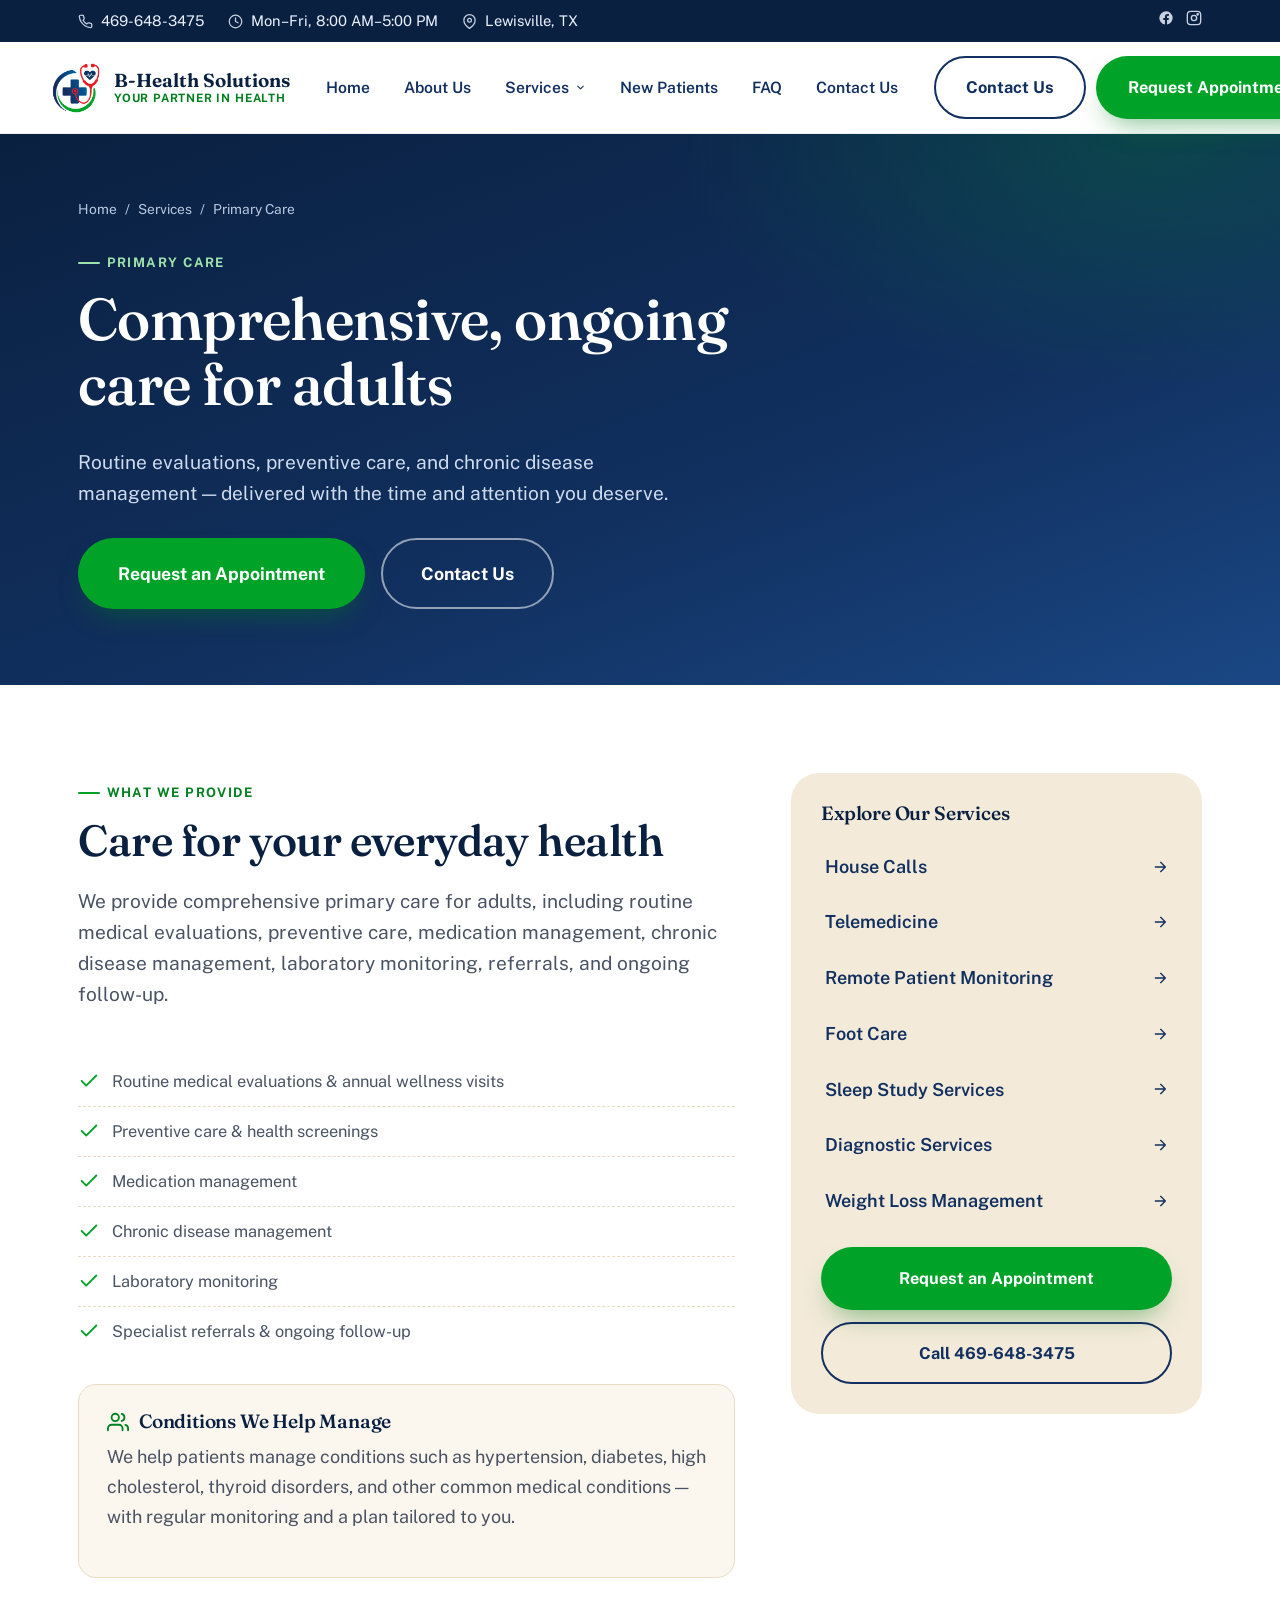
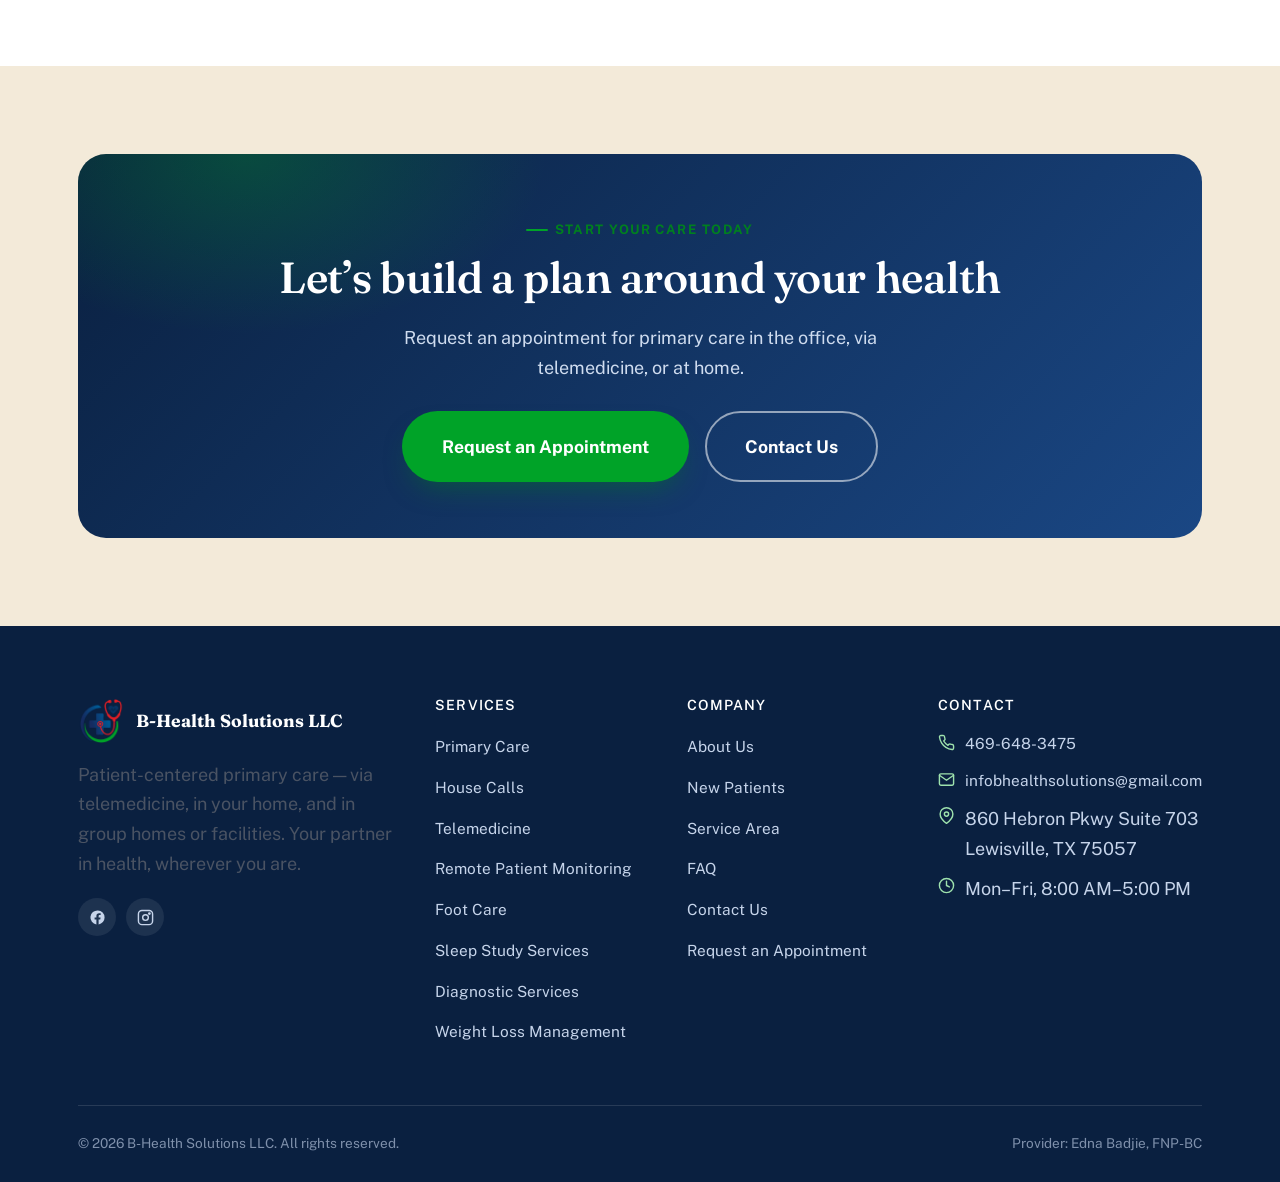
<file: primary-care.html>
<!doctype html>
<html lang="en">
<head>
<meta charset="UTF-8">
<meta name="viewport" content="width=device-width, initial-scale=1.0">
<title>Primary Care | B-Health Solutions LLC</title>
<meta name="description" content="Comprehensive primary care for adults from B-Health Solutions LLC — preventive care, chronic disease management, medication management, and more.">
<link rel="icon" href="images/icon-32.png" sizes="32x32">
<link rel="icon" href="images/icon-192.png" sizes="192x192">
<link rel="apple-touch-icon" href="images/apple-touch-icon.png">
<link rel="stylesheet" href="css/style.css">
</head>
<body>

<div class="topbar">
  <div class="container">
    <div class="topbar-left">
      <a href="tel:4696483475" class="topbar-item"><svg viewBox="0 0 24 24" fill="none" stroke="currentColor" stroke-width="2" stroke-linecap="round" stroke-linejoin="round"><path d="M22 16.92v3a2 2 0 0 1-2.18 2 19.79 19.79 0 0 1-8.63-3.07 19.5 19.5 0 0 1-6-6 19.79 19.79 0 0 1-3.07-8.67A2 2 0 0 1 4.11 2h3a2 2 0 0 1 2 1.72c.13.96.36 1.9.7 2.81a2 2 0 0 1-.45 2.11L8.09 9.91a16 16 0 0 0 6 6l1.27-1.27a2 2 0 0 1 2.11-.45c.91.34 1.85.57 2.81.7A2 2 0 0 1 22 16.92Z"/></svg><span>469-648-3475</span></a>
      <span class="topbar-item"><svg viewBox="0 0 24 24" fill="none" stroke="currentColor" stroke-width="2" stroke-linecap="round" stroke-linejoin="round"><circle cx="12" cy="12" r="10"/><path d="M12 6v6l4 2"/></svg><span>Mon&ndash;Fri, 8:00 AM&ndash;5:00 PM</span></span>
      <span class="topbar-item"><svg viewBox="0 0 24 24" fill="none" stroke="currentColor" stroke-width="2" stroke-linecap="round" stroke-linejoin="round"><path d="M21 10c0 7-9 13-9 13s-9-6-9-13a9 9 0 0 1 18 0Z"/><circle cx="12" cy="10" r="3"/></svg><span>Lewisville, TX</span></span>
    </div>
    <div class="topbar-social">
      <a href="#" aria-label="B-Health Solutions on Facebook"><svg viewBox="0 0 24 24" fill="currentColor"><path d="M22 12a10 10 0 1 0-11.56 9.88v-6.99H7.9V12h2.54V9.8c0-2.5 1.49-3.89 3.78-3.89 1.1 0 2.24.2 2.24.2v2.46h-1.26c-1.24 0-1.63.77-1.63 1.56V12h2.78l-.44 2.89h-2.34v6.99A10 10 0 0 0 22 12Z"/></svg></a>
      <a href="#" aria-label="B-Health Solutions on Instagram"><svg viewBox="0 0 24 24" fill="none" stroke="currentColor" stroke-width="2" stroke-linecap="round" stroke-linejoin="round"><rect x="2" y="2" width="20" height="20" rx="5"/><circle cx="12" cy="12" r="4"/><circle cx="17.5" cy="6.5" r="1"/></svg></a>
    </div>
  </div>
</div>

<header class="site-header">
  <div class="container nav-wrap">
    <a href="index.html" class="brand">
      <img src="images/icon-192.png" alt="B-Health Solutions LLC">
      <span class="brand-text"><strong>B-Health Solutions</strong><span>Your Partner In Health</span></span>
    </a>
    <nav class="main-nav" id="main-nav" aria-label="Primary">
      <div class="mobile-cta">
        <a href="new-patients.html" class="btn btn-primary btn-block">Request an Appointment</a>
        <a href="tel:4696483475" class="btn btn-outline btn-block">Call 469-648-3475</a>
      </div>
      <ul>
        <li><a href="index.html">Home</a></li>
        <li><a href="about.html">About Us</a></li>
        <li class="has-dropdown">
          <a href="services.html">Services <svg class="chev" viewBox="0 0 24 24" fill="none" stroke="currentColor" stroke-width="2.4" stroke-linecap="round" stroke-linejoin="round"><path d="m6 9 6 6 6-6"/></svg></a>
          <div class="dropdown dropdown-wide">
            <a href="primary-care.html">Primary Care<small>Routine &amp; preventive adult care</small></a>
            <a href="house-calls.html">House Calls<small>In-home primary care visits</small></a>
            <a href="telemedicine.html">Telemedicine<small>Virtual visits from home</small></a>
            <a href="remote-monitoring.html">Remote Patient Monitoring<small>Track vitals from home</small></a>
            <a href="foot-care.html">Foot Care<small>Routine foot health services</small></a>
            <a href="sleep-study.html">Sleep Study Services<small>Sleep disorder evaluation</small></a>
            <a href="diagnostics.html">Diagnostic Services<small>ABI, TM-Flow &amp; lab testing</small></a>
            <a href="weight-loss.html">Weight Loss Management<small>Supervised, individualized plans</small></a>
            <a href="service-area.html" class="dd-wide-row">Service Area<small>The cities we serve across DFW</small></a>
          </div>
        </li>
        <li><a href="new-patients.html">New Patients</a></li>
        <li><a href="faq.html">FAQ</a></li>
        <li><a href="contact.html">Contact Us</a></li>
      </ul>
    </nav>
    <div class="header-cta">
      <a href="contact.html" class="btn btn-outline">Contact Us</a>
      <a href="new-patients.html" class="btn btn-primary">Request Appointment</a>
      <button class="nav-toggle" aria-label="Open menu" aria-expanded="false" aria-controls="main-nav"><svg viewBox="0 0 24 24" fill="none" stroke="currentColor" stroke-width="2" stroke-linecap="round" stroke-linejoin="round"><path d="M3 6h18M3 12h18M3 18h18"/></svg></button>
    </div>
  </div>
  <div class="nav-scrim"></div>
</header>

<main>

  <section class="page-hero">
    <div class="container">
      <div class="breadcrumb"><a href="index.html">Home</a><span>/</span><a href="services.html">Services</a><span>/</span><span>Primary Care</span></div>
      <span class="eyebrow">Primary Care</span>
      <h1>Comprehensive, ongoing care for adults</h1>
      <p class="lede">Routine evaluations, preventive care, and chronic disease management &mdash; delivered with the time and attention you deserve.</p>
      <div class="cta-row">
        <a href="new-patients.html" class="btn btn-primary btn-lg">Request an Appointment</a>
        <a href="contact.html" class="btn btn-outline-light btn-lg">Contact Us</a>
      </div>
    </div>
  </section>

  <section class="section">
    <div class="container">
      <div class="service-layout">
        <div>
          <div class="section-head reveal">
            <span class="eyebrow">What We Provide</span>
            <h2>Care for your everyday health</h2>
            <p class="lede">We provide comprehensive primary care for adults, including routine medical evaluations, preventive care, medication management, chronic disease management, laboratory monitoring, referrals, and ongoing follow-up.</p>
          </div>
          <ul class="check-list reveal">
            <li><svg viewBox="0 0 24 24" fill="none" stroke="currentColor" stroke-width="2" stroke-linecap="round" stroke-linejoin="round"><path d="M20 6 9 17l-5-5"/></svg>Routine medical evaluations &amp; annual wellness visits</li>
            <li><svg viewBox="0 0 24 24" fill="none" stroke="currentColor" stroke-width="2" stroke-linecap="round" stroke-linejoin="round"><path d="M20 6 9 17l-5-5"/></svg>Preventive care &amp; health screenings</li>
            <li><svg viewBox="0 0 24 24" fill="none" stroke="currentColor" stroke-width="2" stroke-linecap="round" stroke-linejoin="round"><path d="M20 6 9 17l-5-5"/></svg>Medication management</li>
            <li><svg viewBox="0 0 24 24" fill="none" stroke="currentColor" stroke-width="2" stroke-linecap="round" stroke-linejoin="round"><path d="M20 6 9 17l-5-5"/></svg>Chronic disease management</li>
            <li><svg viewBox="0 0 24 24" fill="none" stroke="currentColor" stroke-width="2" stroke-linecap="round" stroke-linejoin="round"><path d="M20 6 9 17l-5-5"/></svg>Laboratory monitoring</li>
            <li><svg viewBox="0 0 24 24" fill="none" stroke="currentColor" stroke-width="2" stroke-linecap="round" stroke-linejoin="round"><path d="M20 6 9 17l-5-5"/></svg>Specialist referrals &amp; ongoing follow-up</li>
          </ul>

          <div class="who-for reveal">
            <h4><svg viewBox="0 0 24 24" fill="none" stroke="currentColor" stroke-width="2" stroke-linecap="round" stroke-linejoin="round"><path d="M17 21v-2a4 4 0 0 0-4-4H5a4 4 0 0 0-4 4v2"/><circle cx="9" cy="7" r="4"/><path d="M23 21v-2a4 4 0 0 0-3-3.87"/><path d="M16 3.13a4 4 0 0 1 0 7.75"/></svg>Conditions We Help Manage</h4>
            <p>We help patients manage conditions such as hypertension, diabetes, high cholesterol, thyroid disorders, and other common medical conditions &mdash; with regular monitoring and a plan tailored to you.</p>
          </div>
        </div>

        <aside class="sidebar-card reveal">
          <h4>Explore Our Services</h4>
          <ul class="sidebar-links">
            <li><a href="house-calls.html">House Calls <svg viewBox="0 0 24 24" fill="none" stroke="currentColor" stroke-width="2" stroke-linecap="round" stroke-linejoin="round"><path d="M5 12h14M13 5l7 7-7 7"/></svg></a></li>
            <li><a href="telemedicine.html">Telemedicine <svg viewBox="0 0 24 24" fill="none" stroke="currentColor" stroke-width="2" stroke-linecap="round" stroke-linejoin="round"><path d="M5 12h14M13 5l7 7-7 7"/></svg></a></li>
            <li><a href="remote-monitoring.html">Remote Patient Monitoring <svg viewBox="0 0 24 24" fill="none" stroke="currentColor" stroke-width="2" stroke-linecap="round" stroke-linejoin="round"><path d="M5 12h14M13 5l7 7-7 7"/></svg></a></li>
            <li><a href="foot-care.html">Foot Care <svg viewBox="0 0 24 24" fill="none" stroke="currentColor" stroke-width="2" stroke-linecap="round" stroke-linejoin="round"><path d="M5 12h14M13 5l7 7-7 7"/></svg></a></li>
            <li><a href="sleep-study.html">Sleep Study Services <svg viewBox="0 0 24 24" fill="none" stroke="currentColor" stroke-width="2" stroke-linecap="round" stroke-linejoin="round"><path d="M5 12h14M13 5l7 7-7 7"/></svg></a></li>
            <li><a href="diagnostics.html">Diagnostic Services <svg viewBox="0 0 24 24" fill="none" stroke="currentColor" stroke-width="2" stroke-linecap="round" stroke-linejoin="round"><path d="M5 12h14M13 5l7 7-7 7"/></svg></a></li>
            <li><a href="weight-loss.html">Weight Loss Management <svg viewBox="0 0 24 24" fill="none" stroke="currentColor" stroke-width="2" stroke-linecap="round" stroke-linejoin="round"><path d="M5 12h14M13 5l7 7-7 7"/></svg></a></li>
          </ul>
          <a href="new-patients.html" class="btn btn-primary btn-block">Request an Appointment</a>
          <a href="tel:4696483475" class="btn btn-outline btn-block" style="margin-top:12px;">Call 469-648-3475</a>
        </aside>
      </div>
    </div>
  </section>

  <section class="section section--sand">
    <div class="container">
      <div class="cta-band reveal">
        <span class="eyebrow">Start Your Care Today</span>
        <h2>Let&rsquo;s build a plan around your health</h2>
        <p>Request an appointment for primary care in the office, via telemedicine, or at home.</p>
        <div class="cta-row">
          <a href="new-patients.html" class="btn btn-primary btn-lg">Request an Appointment</a>
          <a href="contact.html" class="btn btn-outline-light btn-lg">Contact Us</a>
        </div>
      </div>
    </div>
  </section>

</main>

<footer class="site-footer">
  <div class="container">
    <div class="footer-grid">
      <div>
        <a href="index.html" class="footer-brand">
          <img src="images/icon-192.png" alt="B-Health Solutions LLC">
          <strong>B-Health Solutions LLC</strong>
        </a>
        <p>Patient-centered primary care &mdash; via telemedicine, in your home, and in group homes or facilities. Your partner in health, wherever you are.</p>
        <div class="footer-social">
          <a href="#" aria-label="Facebook"><svg viewBox="0 0 24 24" fill="currentColor"><path d="M22 12a10 10 0 1 0-11.56 9.88v-6.99H7.9V12h2.54V9.8c0-2.5 1.49-3.89 3.78-3.89 1.1 0 2.24.2 2.24.2v2.46h-1.26c-1.24 0-1.63.77-1.63 1.56V12h2.78l-.44 2.89h-2.34v6.99A10 10 0 0 0 22 12Z"/></svg></a>
          <a href="#" aria-label="Instagram"><svg viewBox="0 0 24 24" fill="none" stroke="currentColor" stroke-width="2" stroke-linecap="round" stroke-linejoin="round"><rect x="2" y="2" width="20" height="20" rx="5"/><circle cx="12" cy="12" r="4"/><circle cx="17.5" cy="6.5" r="1"/></svg></a>
        </div>
      </div>
      <div>
        <h4>Services</h4>
        <ul>
          <li><a href="primary-care.html">Primary Care</a></li>
          <li><a href="house-calls.html">House Calls</a></li>
          <li><a href="telemedicine.html">Telemedicine</a></li>
          <li><a href="remote-monitoring.html">Remote Patient Monitoring</a></li>
          <li><a href="foot-care.html">Foot Care</a></li>
          <li><a href="sleep-study.html">Sleep Study Services</a></li>
          <li><a href="diagnostics.html">Diagnostic Services</a></li>
          <li><a href="weight-loss.html">Weight Loss Management</a></li>
        </ul>
      </div>
      <div>
        <h4>Company</h4>
        <ul>
          <li><a href="about.html">About Us</a></li>
          <li><a href="new-patients.html">New Patients</a></li>
          <li><a href="service-area.html">Service Area</a></li>
          <li><a href="faq.html">FAQ</a></li>
          <li><a href="contact.html">Contact Us</a></li>
          <li><a href="new-patients.html#request-form">Request an Appointment</a></li>
        </ul>
      </div>
      <div>
        <h4>Contact</h4>
        <ul class="footer-contact">
          <li><svg viewBox="0 0 24 24" fill="none" stroke="currentColor" stroke-width="2" stroke-linecap="round" stroke-linejoin="round"><path d="M22 16.92v3a2 2 0 0 1-2.18 2 19.79 19.79 0 0 1-8.63-3.07 19.5 19.5 0 0 1-6-6 19.79 19.79 0 0 1-3.07-8.67A2 2 0 0 1 4.11 2h3a2 2 0 0 1 2 1.72c.13.96.36 1.9.7 2.81a2 2 0 0 1-.45 2.11L8.09 9.91a16 16 0 0 0 6 6l1.27-1.27a2 2 0 0 1 2.11-.45c.91.34 1.85.57 2.81.7A2 2 0 0 1 22 16.92Z"/></svg><a href="tel:4696483475">469-648-3475</a></li>
          <li><svg viewBox="0 0 24 24" fill="none" stroke="currentColor" stroke-width="2" stroke-linecap="round" stroke-linejoin="round"><rect x="2" y="4" width="20" height="16" rx="2"/><path d="m22 6-10 7L2 6"/></svg><a href="mailto:infobhealthsolutions@gmail.com">infobhealthsolutions@gmail.com</a></li>
          <li><svg viewBox="0 0 24 24" fill="none" stroke="currentColor" stroke-width="2" stroke-linecap="round" stroke-linejoin="round"><path d="M21 10c0 7-9 13-9 13s-9-6-9-13a9 9 0 0 1 18 0Z"/><circle cx="12" cy="10" r="3"/></svg><span>860 Hebron Pkwy Suite 703<br>Lewisville, TX 75057</span></li>
          <li><svg viewBox="0 0 24 24" fill="none" stroke="currentColor" stroke-width="2" stroke-linecap="round" stroke-linejoin="round"><circle cx="12" cy="12" r="10"/><path d="M12 6v6l4 2"/></svg><span>Mon&ndash;Fri, 8:00 AM&ndash;5:00 PM</span></li>
        </ul>
      </div>
    </div>
    <div class="footer-bottom">
      <span>&copy; <span data-year></span> B-Health Solutions LLC. All rights reserved.</span>
      <span>Provider: Edna Badjie, FNP-BC</span>
    </div>
  </div>
</footer>

<script src="js/main.js"></script>
</body>
</html>
</file>
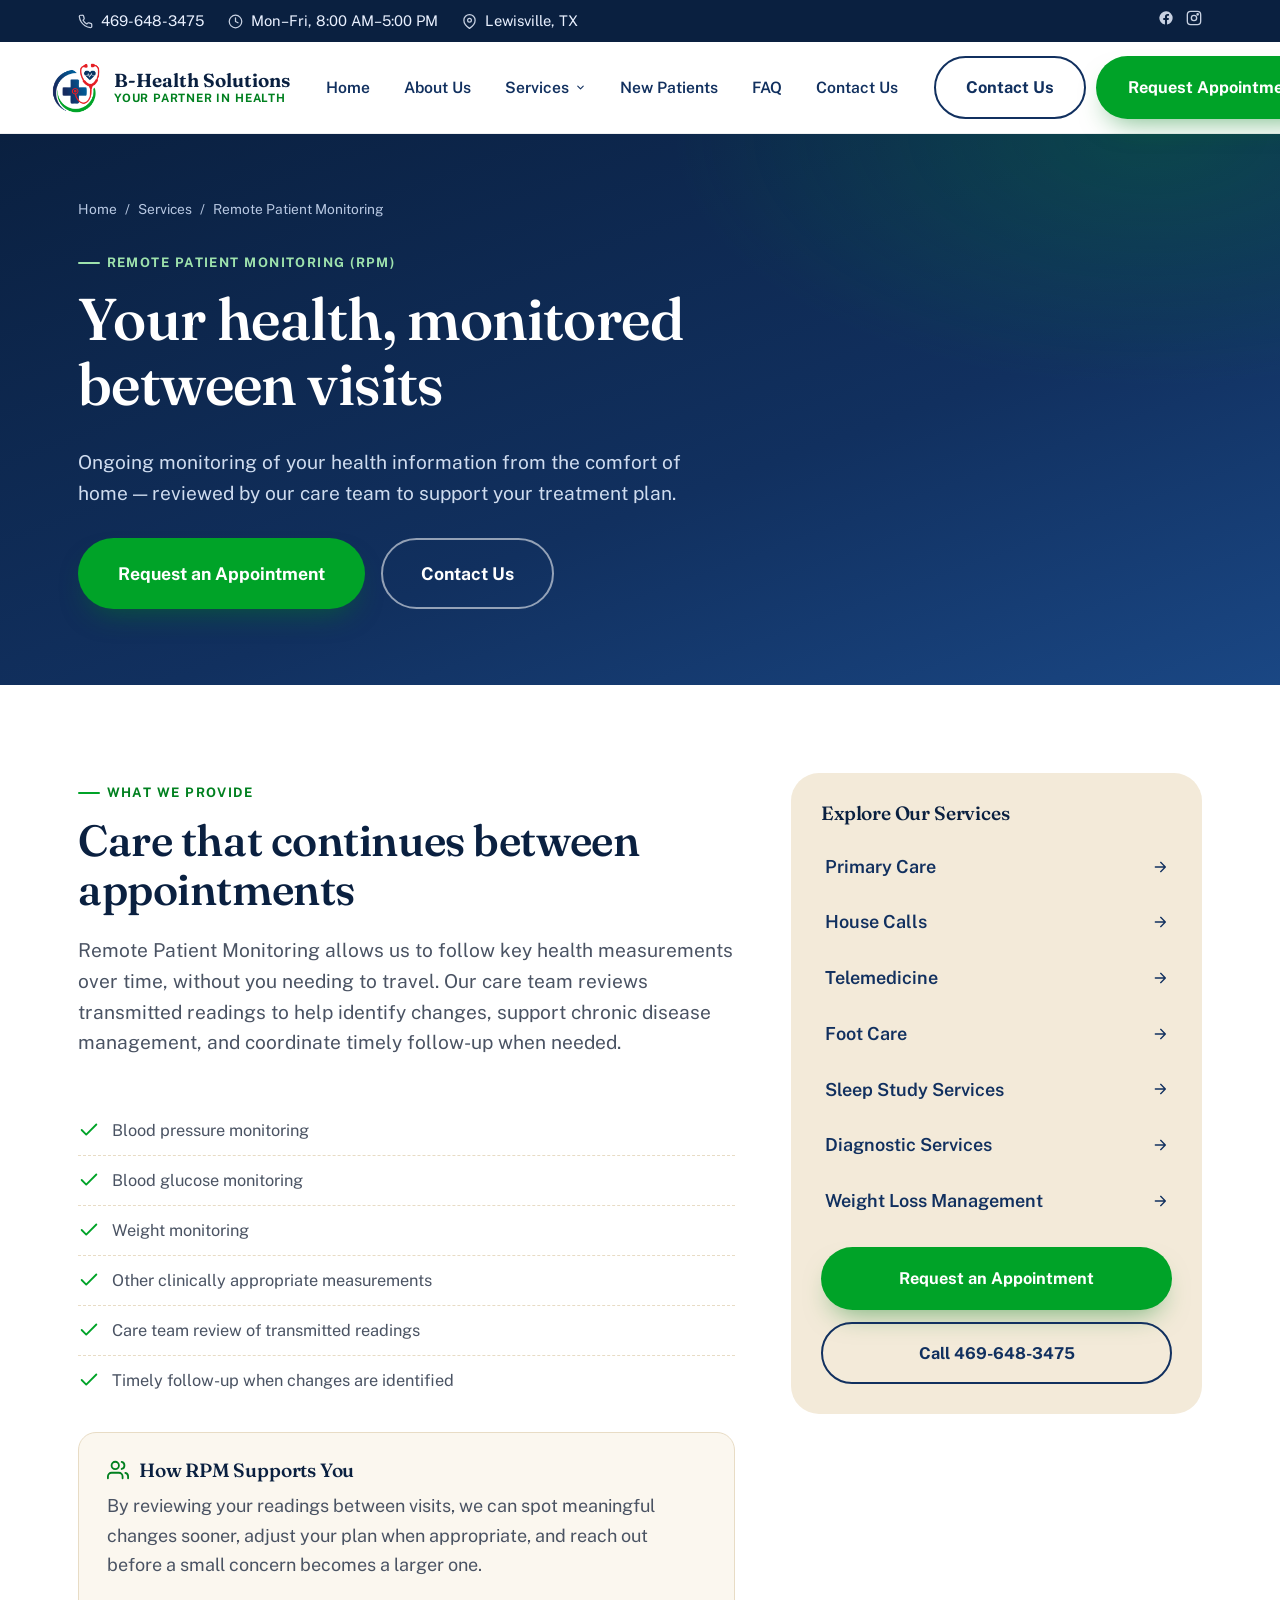
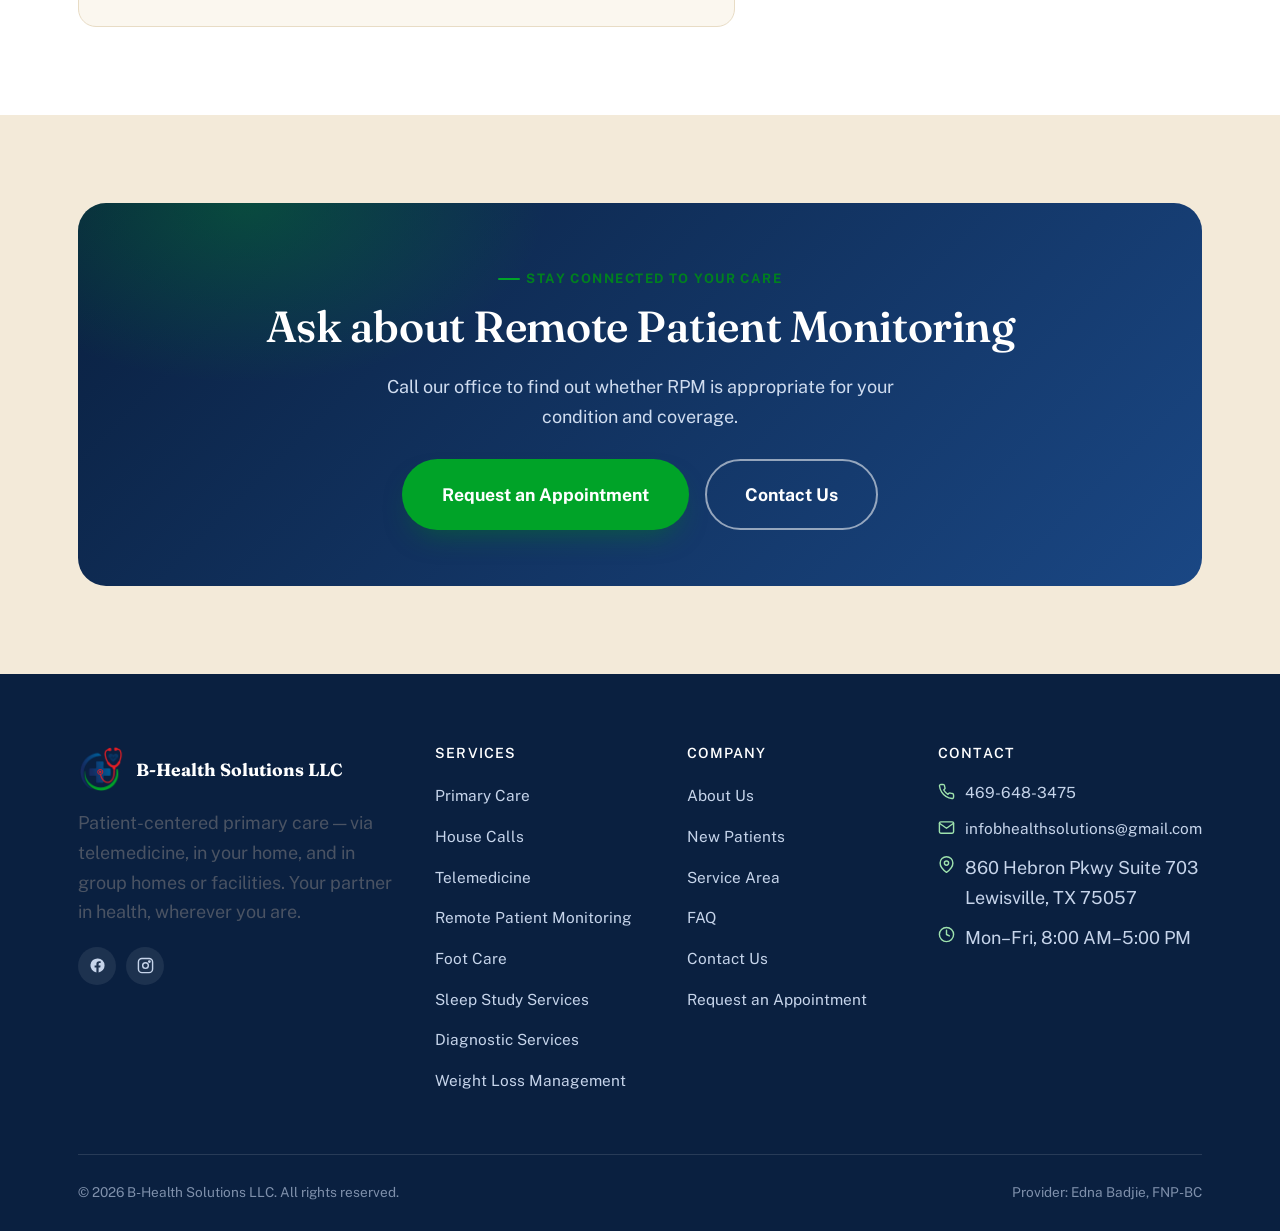
<file: remote-monitoring.html>
<!doctype html>
<html lang="en">
<head>
<meta charset="UTF-8">
<meta name="viewport" content="width=device-width, initial-scale=1.0">
<title>Remote Patient Monitoring (RPM) | B-Health Solutions LLC</title>
<meta name="description" content="Remote Patient Monitoring from B-Health Solutions LLC — ongoing tracking of blood pressure, blood glucose, weight, and other measurements from the comfort of home.">
<link rel="icon" href="images/icon-32.png" sizes="32x32">
<link rel="icon" href="images/icon-192.png" sizes="192x192">
<link rel="apple-touch-icon" href="images/apple-touch-icon.png">
<link rel="stylesheet" href="css/style.css">
</head>
<body>

<div class="topbar">
  <div class="container">
    <div class="topbar-left">
      <a href="tel:4696483475" class="topbar-item"><svg viewBox="0 0 24 24" fill="none" stroke="currentColor" stroke-width="2" stroke-linecap="round" stroke-linejoin="round"><path d="M22 16.92v3a2 2 0 0 1-2.18 2 19.79 19.79 0 0 1-8.63-3.07 19.5 19.5 0 0 1-6-6 19.79 19.79 0 0 1-3.07-8.67A2 2 0 0 1 4.11 2h3a2 2 0 0 1 2 1.72c.13.96.36 1.9.7 2.81a2 2 0 0 1-.45 2.11L8.09 9.91a16 16 0 0 0 6 6l1.27-1.27a2 2 0 0 1 2.11-.45c.91.34 1.85.57 2.81.7A2 2 0 0 1 22 16.92Z"/></svg><span>469-648-3475</span></a>
      <span class="topbar-item"><svg viewBox="0 0 24 24" fill="none" stroke="currentColor" stroke-width="2" stroke-linecap="round" stroke-linejoin="round"><circle cx="12" cy="12" r="10"/><path d="M12 6v6l4 2"/></svg><span>Mon&ndash;Fri, 8:00 AM&ndash;5:00 PM</span></span>
      <span class="topbar-item"><svg viewBox="0 0 24 24" fill="none" stroke="currentColor" stroke-width="2" stroke-linecap="round" stroke-linejoin="round"><path d="M21 10c0 7-9 13-9 13s-9-6-9-13a9 9 0 0 1 18 0Z"/><circle cx="12" cy="10" r="3"/></svg><span>Lewisville, TX</span></span>
    </div>
    <div class="topbar-social">
      <a href="#" aria-label="B-Health Solutions on Facebook"><svg viewBox="0 0 24 24" fill="currentColor"><path d="M22 12a10 10 0 1 0-11.56 9.88v-6.99H7.9V12h2.54V9.8c0-2.5 1.49-3.89 3.78-3.89 1.1 0 2.24.2 2.24.2v2.46h-1.26c-1.24 0-1.63.77-1.63 1.56V12h2.78l-.44 2.89h-2.34v6.99A10 10 0 0 0 22 12Z"/></svg></a>
      <a href="#" aria-label="B-Health Solutions on Instagram"><svg viewBox="0 0 24 24" fill="none" stroke="currentColor" stroke-width="2" stroke-linecap="round" stroke-linejoin="round"><rect x="2" y="2" width="20" height="20" rx="5"/><circle cx="12" cy="12" r="4"/><circle cx="17.5" cy="6.5" r="1"/></svg></a>
    </div>
  </div>
</div>

<header class="site-header">
  <div class="container nav-wrap">
    <a href="index.html" class="brand">
      <img src="images/icon-192.png" alt="B-Health Solutions LLC">
      <span class="brand-text"><strong>B-Health Solutions</strong><span>Your Partner In Health</span></span>
    </a>
    <nav class="main-nav" id="main-nav" aria-label="Primary">
      <div class="mobile-cta">
        <a href="new-patients.html" class="btn btn-primary btn-block">Request an Appointment</a>
        <a href="tel:4696483475" class="btn btn-outline btn-block">Call 469-648-3475</a>
      </div>
      <ul>
        <li><a href="index.html">Home</a></li>
        <li><a href="about.html">About Us</a></li>
        <li class="has-dropdown">
          <a href="services.html">Services <svg class="chev" viewBox="0 0 24 24" fill="none" stroke="currentColor" stroke-width="2.4" stroke-linecap="round" stroke-linejoin="round"><path d="m6 9 6 6 6-6"/></svg></a>
          <div class="dropdown dropdown-wide">
            <a href="primary-care.html">Primary Care<small>Routine &amp; preventive adult care</small></a>
            <a href="house-calls.html">House Calls<small>In-home primary care visits</small></a>
            <a href="telemedicine.html">Telemedicine<small>Virtual visits from home</small></a>
            <a href="remote-monitoring.html">Remote Patient Monitoring<small>Track vitals from home</small></a>
            <a href="foot-care.html">Foot Care<small>Routine foot health services</small></a>
            <a href="sleep-study.html">Sleep Study Services<small>Sleep disorder evaluation</small></a>
            <a href="diagnostics.html">Diagnostic Services<small>ABI, TM-Flow &amp; lab testing</small></a>
            <a href="weight-loss.html">Weight Loss Management<small>Supervised, individualized plans</small></a>
            <a href="service-area.html" class="dd-wide-row">Service Area<small>The cities we serve across DFW</small></a>
          </div>
        </li>
        <li><a href="new-patients.html">New Patients</a></li>
        <li><a href="faq.html">FAQ</a></li>
        <li><a href="contact.html">Contact Us</a></li>
      </ul>
    </nav>
    <div class="header-cta">
      <a href="contact.html" class="btn btn-outline">Contact Us</a>
      <a href="new-patients.html" class="btn btn-primary">Request Appointment</a>
      <button class="nav-toggle" aria-label="Open menu" aria-expanded="false" aria-controls="main-nav"><svg viewBox="0 0 24 24" fill="none" stroke="currentColor" stroke-width="2" stroke-linecap="round" stroke-linejoin="round"><path d="M3 6h18M3 12h18M3 18h18"/></svg></button>
    </div>
  </div>
  <div class="nav-scrim"></div>
</header>

<main>

  <section class="page-hero">
    <div class="container">
      <div class="breadcrumb"><a href="index.html">Home</a><span>/</span><a href="services.html">Services</a><span>/</span><span>Remote Patient Monitoring</span></div>
      <span class="eyebrow">Remote Patient Monitoring (RPM)</span>
      <h1>Your health, monitored between visits</h1>
      <p class="lede">Ongoing monitoring of your health information from the comfort of home &mdash; reviewed by our care team to support your treatment plan.</p>
      <div class="cta-row">
        <a href="new-patients.html" class="btn btn-primary btn-lg">Request an Appointment</a>
        <a href="contact.html" class="btn btn-outline-light btn-lg">Contact Us</a>
      </div>
    </div>
  </section>

  <section class="section">
    <div class="container">
      <div class="service-layout">
        <div>
          <div class="section-head reveal">
            <span class="eyebrow">What We Provide</span>
            <h2>Care that continues between appointments</h2>
            <p class="lede">Remote Patient Monitoring allows us to follow key health measurements over time, without you needing to travel. Our care team reviews transmitted readings to help identify changes, support chronic disease management, and coordinate timely follow-up when needed.</p>
          </div>
          <ul class="check-list reveal">
            <li><svg viewBox="0 0 24 24" fill="none" stroke="currentColor" stroke-width="2" stroke-linecap="round" stroke-linejoin="round"><path d="M20 6 9 17l-5-5"/></svg>Blood pressure monitoring</li>
            <li><svg viewBox="0 0 24 24" fill="none" stroke="currentColor" stroke-width="2" stroke-linecap="round" stroke-linejoin="round"><path d="M20 6 9 17l-5-5"/></svg>Blood glucose monitoring</li>
            <li><svg viewBox="0 0 24 24" fill="none" stroke="currentColor" stroke-width="2" stroke-linecap="round" stroke-linejoin="round"><path d="M20 6 9 17l-5-5"/></svg>Weight monitoring</li>
            <li><svg viewBox="0 0 24 24" fill="none" stroke="currentColor" stroke-width="2" stroke-linecap="round" stroke-linejoin="round"><path d="M20 6 9 17l-5-5"/></svg>Other clinically appropriate measurements</li>
            <li><svg viewBox="0 0 24 24" fill="none" stroke="currentColor" stroke-width="2" stroke-linecap="round" stroke-linejoin="round"><path d="M20 6 9 17l-5-5"/></svg>Care team review of transmitted readings</li>
            <li><svg viewBox="0 0 24 24" fill="none" stroke="currentColor" stroke-width="2" stroke-linecap="round" stroke-linejoin="round"><path d="M20 6 9 17l-5-5"/></svg>Timely follow-up when changes are identified</li>
          </ul>

          <div class="who-for reveal">
            <h4><svg viewBox="0 0 24 24" fill="none" stroke="currentColor" stroke-width="2" stroke-linecap="round" stroke-linejoin="round"><path d="M17 21v-2a4 4 0 0 0-4-4H5a4 4 0 0 0-4 4v2"/><circle cx="9" cy="7" r="4"/><path d="M23 21v-2a4 4 0 0 0-3-3.87"/><path d="M16 3.13a4 4 0 0 1 0 7.75"/></svg>How RPM Supports You</h4>
            <p>By reviewing your readings between visits, we can spot meaningful changes sooner, adjust your plan when appropriate, and reach out before a small concern becomes a larger one.</p>
          </div>
        </div>

        <aside class="sidebar-card reveal">
          <h4>Explore Our Services</h4>
          <ul class="sidebar-links">
            <li><a href="primary-care.html">Primary Care <svg viewBox="0 0 24 24" fill="none" stroke="currentColor" stroke-width="2" stroke-linecap="round" stroke-linejoin="round"><path d="M5 12h14M13 5l7 7-7 7"/></svg></a></li>
            <li><a href="house-calls.html">House Calls <svg viewBox="0 0 24 24" fill="none" stroke="currentColor" stroke-width="2" stroke-linecap="round" stroke-linejoin="round"><path d="M5 12h14M13 5l7 7-7 7"/></svg></a></li>
            <li><a href="telemedicine.html">Telemedicine <svg viewBox="0 0 24 24" fill="none" stroke="currentColor" stroke-width="2" stroke-linecap="round" stroke-linejoin="round"><path d="M5 12h14M13 5l7 7-7 7"/></svg></a></li>
            <li><a href="foot-care.html">Foot Care <svg viewBox="0 0 24 24" fill="none" stroke="currentColor" stroke-width="2" stroke-linecap="round" stroke-linejoin="round"><path d="M5 12h14M13 5l7 7-7 7"/></svg></a></li>
            <li><a href="sleep-study.html">Sleep Study Services <svg viewBox="0 0 24 24" fill="none" stroke="currentColor" stroke-width="2" stroke-linecap="round" stroke-linejoin="round"><path d="M5 12h14M13 5l7 7-7 7"/></svg></a></li>
            <li><a href="diagnostics.html">Diagnostic Services <svg viewBox="0 0 24 24" fill="none" stroke="currentColor" stroke-width="2" stroke-linecap="round" stroke-linejoin="round"><path d="M5 12h14M13 5l7 7-7 7"/></svg></a></li>
            <li><a href="weight-loss.html">Weight Loss Management <svg viewBox="0 0 24 24" fill="none" stroke="currentColor" stroke-width="2" stroke-linecap="round" stroke-linejoin="round"><path d="M5 12h14M13 5l7 7-7 7"/></svg></a></li>
          </ul>
          <a href="new-patients.html" class="btn btn-primary btn-block">Request an Appointment</a>
          <a href="tel:4696483475" class="btn btn-outline btn-block" style="margin-top:12px;">Call 469-648-3475</a>
        </aside>
      </div>
    </div>
  </section>

  <section class="section section--sand">
    <div class="container">
      <div class="cta-band reveal">
        <span class="eyebrow">Stay Connected to Your Care</span>
        <h2>Ask about Remote Patient Monitoring</h2>
        <p>Call our office to find out whether RPM is appropriate for your condition and coverage.</p>
        <div class="cta-row">
          <a href="new-patients.html" class="btn btn-primary btn-lg">Request an Appointment</a>
          <a href="contact.html" class="btn btn-outline-light btn-lg">Contact Us</a>
        </div>
      </div>
    </div>
  </section>

</main>

<footer class="site-footer">
  <div class="container">
    <div class="footer-grid">
      <div>
        <a href="index.html" class="footer-brand">
          <img src="images/icon-192.png" alt="B-Health Solutions LLC">
          <strong>B-Health Solutions LLC</strong>
        </a>
        <p>Patient-centered primary care &mdash; via telemedicine, in your home, and in group homes or facilities. Your partner in health, wherever you are.</p>
        <div class="footer-social">
          <a href="#" aria-label="Facebook"><svg viewBox="0 0 24 24" fill="currentColor"><path d="M22 12a10 10 0 1 0-11.56 9.88v-6.99H7.9V12h2.54V9.8c0-2.5 1.49-3.89 3.78-3.89 1.1 0 2.24.2 2.24.2v2.46h-1.26c-1.24 0-1.63.77-1.63 1.56V12h2.78l-.44 2.89h-2.34v6.99A10 10 0 0 0 22 12Z"/></svg></a>
          <a href="#" aria-label="Instagram"><svg viewBox="0 0 24 24" fill="none" stroke="currentColor" stroke-width="2" stroke-linecap="round" stroke-linejoin="round"><rect x="2" y="2" width="20" height="20" rx="5"/><circle cx="12" cy="12" r="4"/><circle cx="17.5" cy="6.5" r="1"/></svg></a>
        </div>
      </div>
      <div>
        <h4>Services</h4>
        <ul>
          <li><a href="primary-care.html">Primary Care</a></li>
          <li><a href="house-calls.html">House Calls</a></li>
          <li><a href="telemedicine.html">Telemedicine</a></li>
          <li><a href="remote-monitoring.html">Remote Patient Monitoring</a></li>
          <li><a href="foot-care.html">Foot Care</a></li>
          <li><a href="sleep-study.html">Sleep Study Services</a></li>
          <li><a href="diagnostics.html">Diagnostic Services</a></li>
          <li><a href="weight-loss.html">Weight Loss Management</a></li>
        </ul>
      </div>
      <div>
        <h4>Company</h4>
        <ul>
          <li><a href="about.html">About Us</a></li>
          <li><a href="new-patients.html">New Patients</a></li>
          <li><a href="service-area.html">Service Area</a></li>
          <li><a href="faq.html">FAQ</a></li>
          <li><a href="contact.html">Contact Us</a></li>
          <li><a href="new-patients.html#request-form">Request an Appointment</a></li>
        </ul>
      </div>
      <div>
        <h4>Contact</h4>
        <ul class="footer-contact">
          <li><svg viewBox="0 0 24 24" fill="none" stroke="currentColor" stroke-width="2" stroke-linecap="round" stroke-linejoin="round"><path d="M22 16.92v3a2 2 0 0 1-2.18 2 19.79 19.79 0 0 1-8.63-3.07 19.5 19.5 0 0 1-6-6 19.79 19.79 0 0 1-3.07-8.67A2 2 0 0 1 4.11 2h3a2 2 0 0 1 2 1.72c.13.96.36 1.9.7 2.81a2 2 0 0 1-.45 2.11L8.09 9.91a16 16 0 0 0 6 6l1.27-1.27a2 2 0 0 1 2.11-.45c.91.34 1.85.57 2.81.7A2 2 0 0 1 22 16.92Z"/></svg><a href="tel:4696483475">469-648-3475</a></li>
          <li><svg viewBox="0 0 24 24" fill="none" stroke="currentColor" stroke-width="2" stroke-linecap="round" stroke-linejoin="round"><rect x="2" y="4" width="20" height="16" rx="2"/><path d="m22 6-10 7L2 6"/></svg><a href="mailto:infobhealthsolutions@gmail.com">infobhealthsolutions@gmail.com</a></li>
          <li><svg viewBox="0 0 24 24" fill="none" stroke="currentColor" stroke-width="2" stroke-linecap="round" stroke-linejoin="round"><path d="M21 10c0 7-9 13-9 13s-9-6-9-13a9 9 0 0 1 18 0Z"/><circle cx="12" cy="10" r="3"/></svg><span>860 Hebron Pkwy Suite 703<br>Lewisville, TX 75057</span></li>
          <li><svg viewBox="0 0 24 24" fill="none" stroke="currentColor" stroke-width="2" stroke-linecap="round" stroke-linejoin="round"><circle cx="12" cy="12" r="10"/><path d="M12 6v6l4 2"/></svg><span>Mon&ndash;Fri, 8:00 AM&ndash;5:00 PM</span></li>
        </ul>
      </div>
    </div>
    <div class="footer-bottom">
      <span>&copy; <span data-year></span> B-Health Solutions LLC. All rights reserved.</span>
      <span>Provider: Edna Badjie, FNP-BC</span>
    </div>
  </div>
</footer>

<script src="js/main.js"></script>
</body>
</html>
</file>
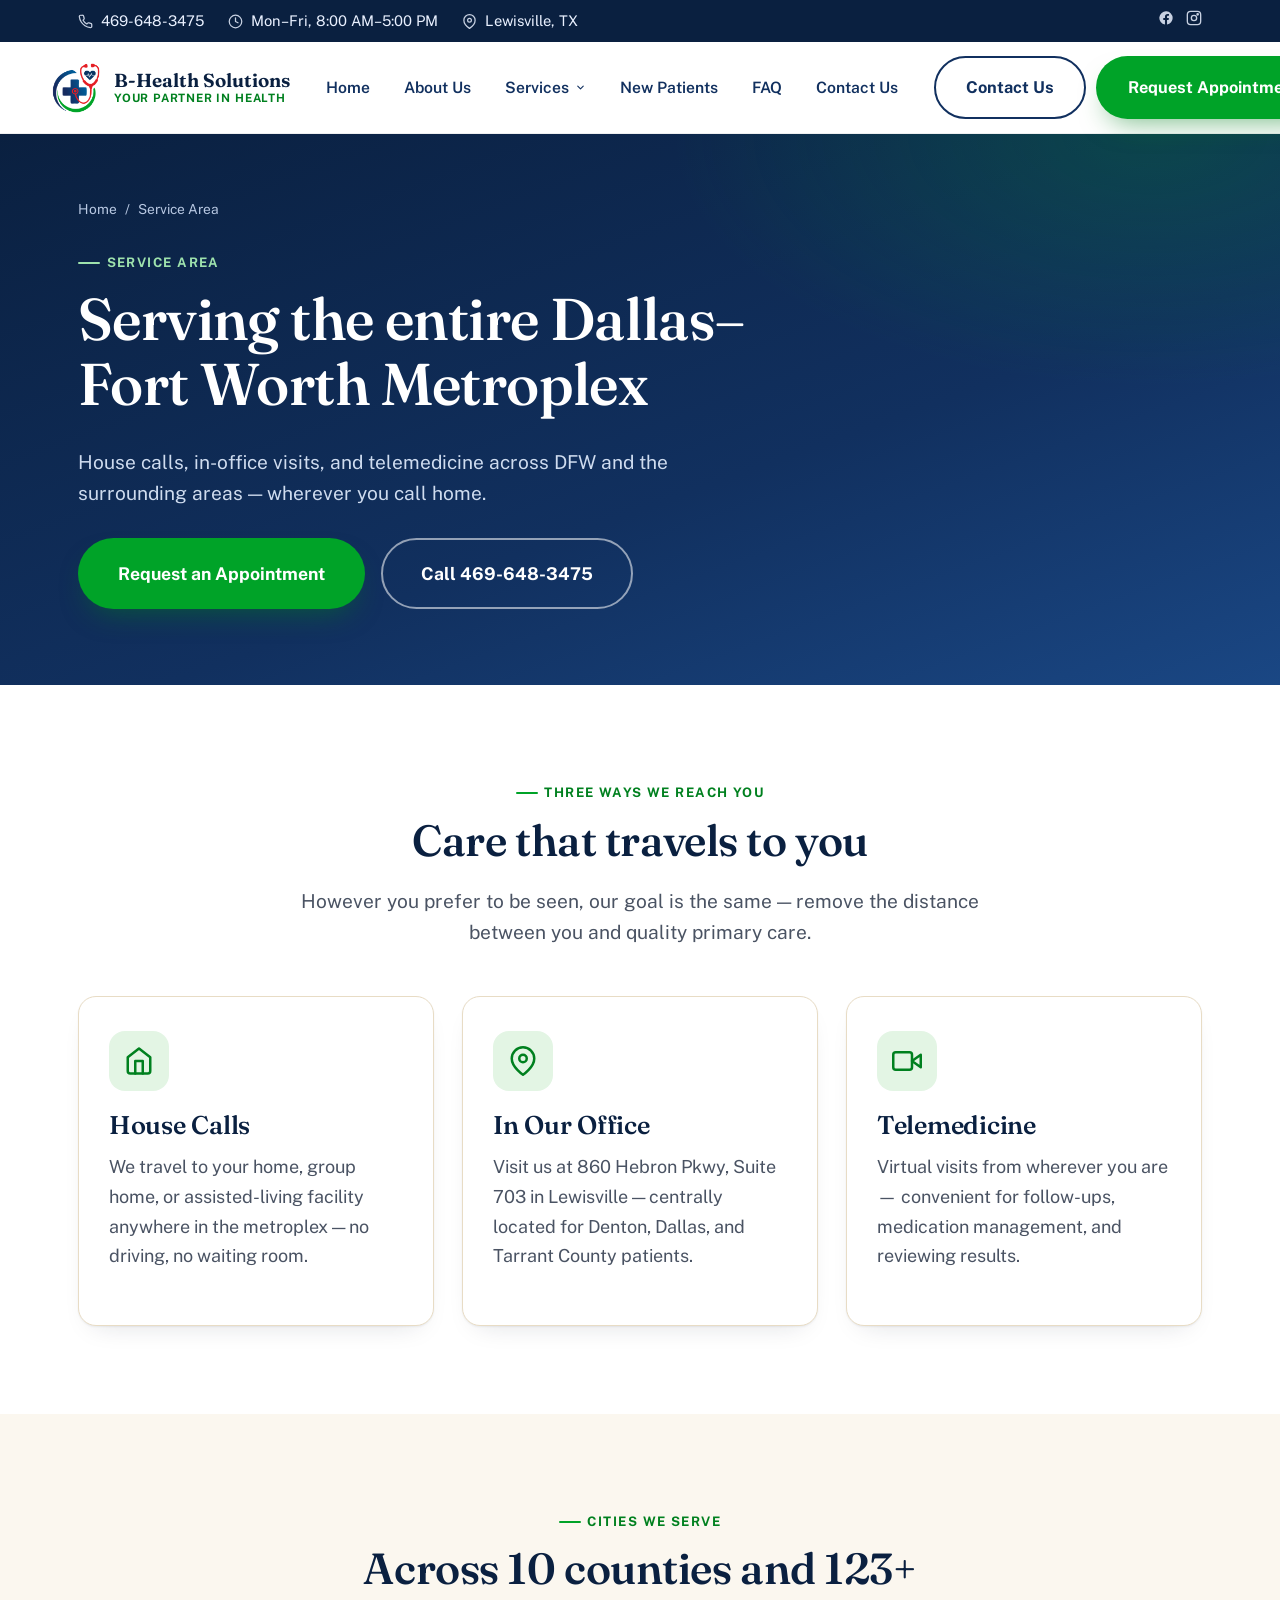
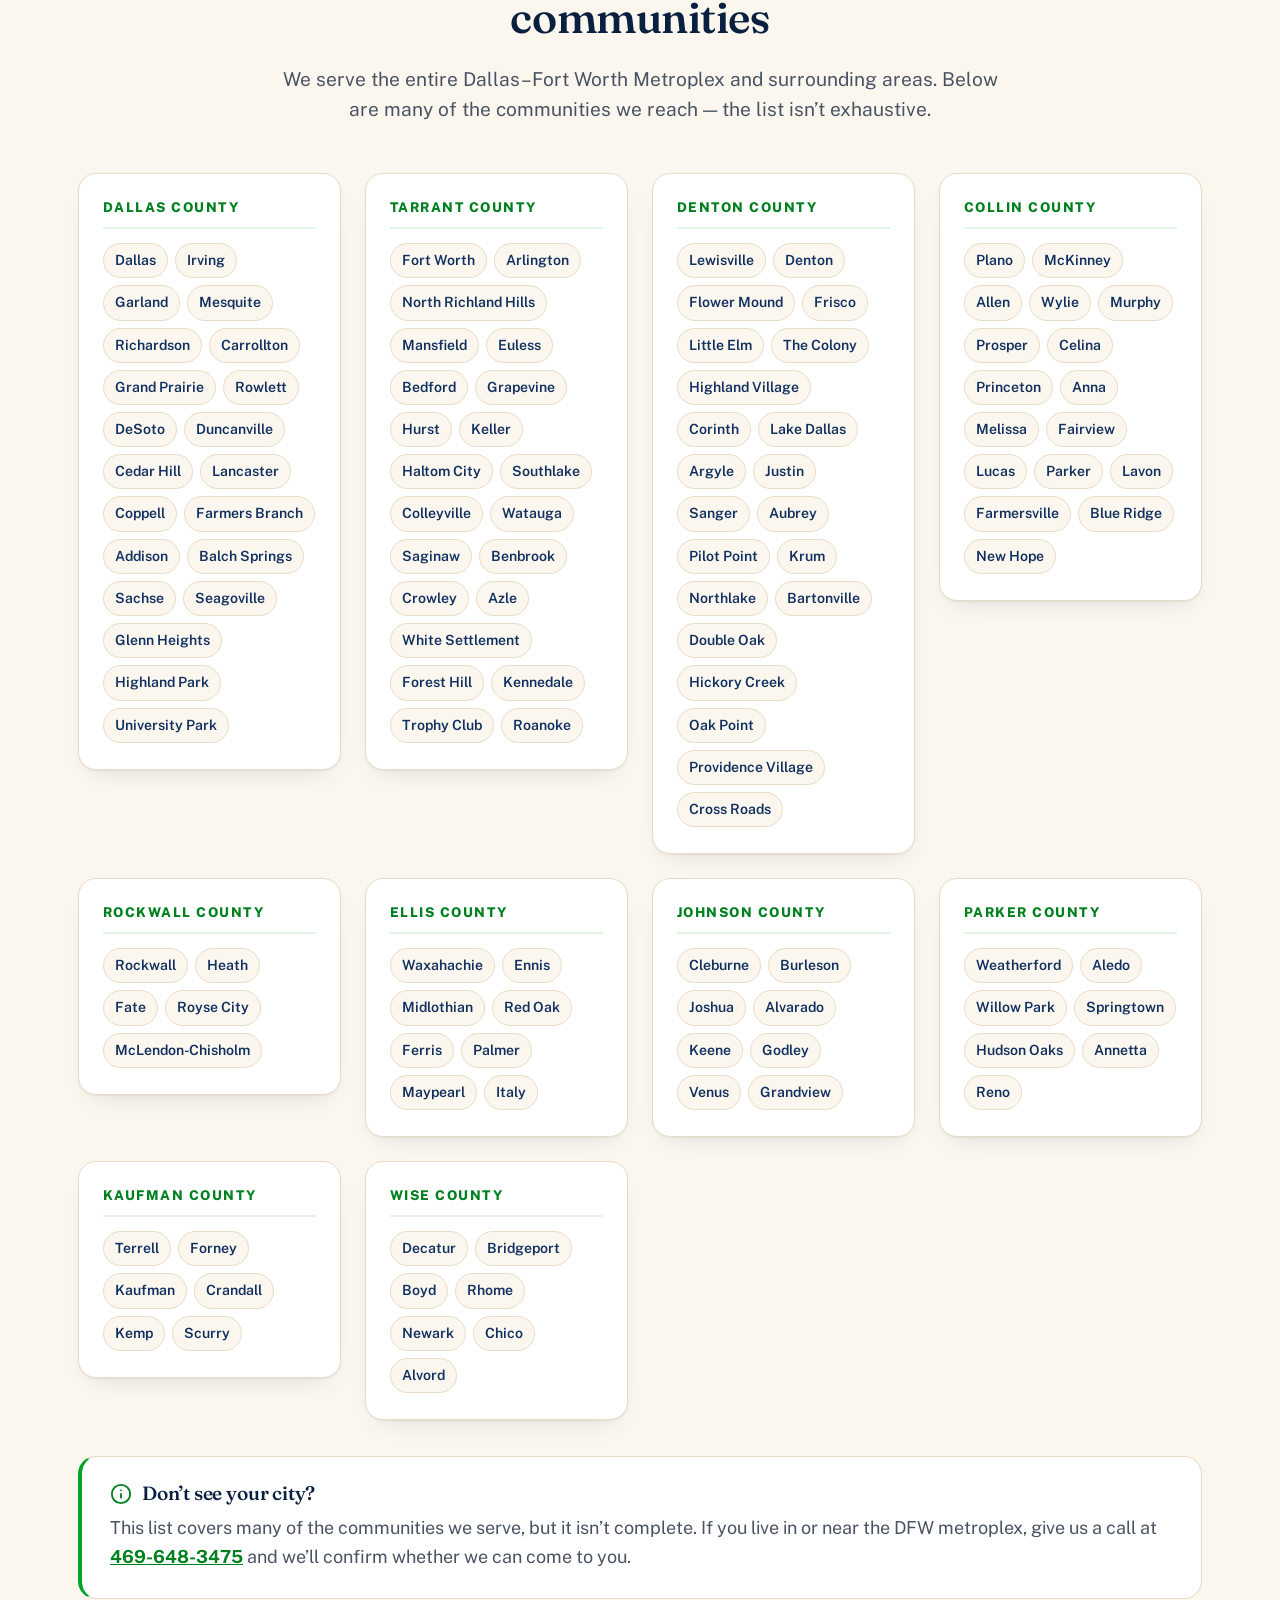
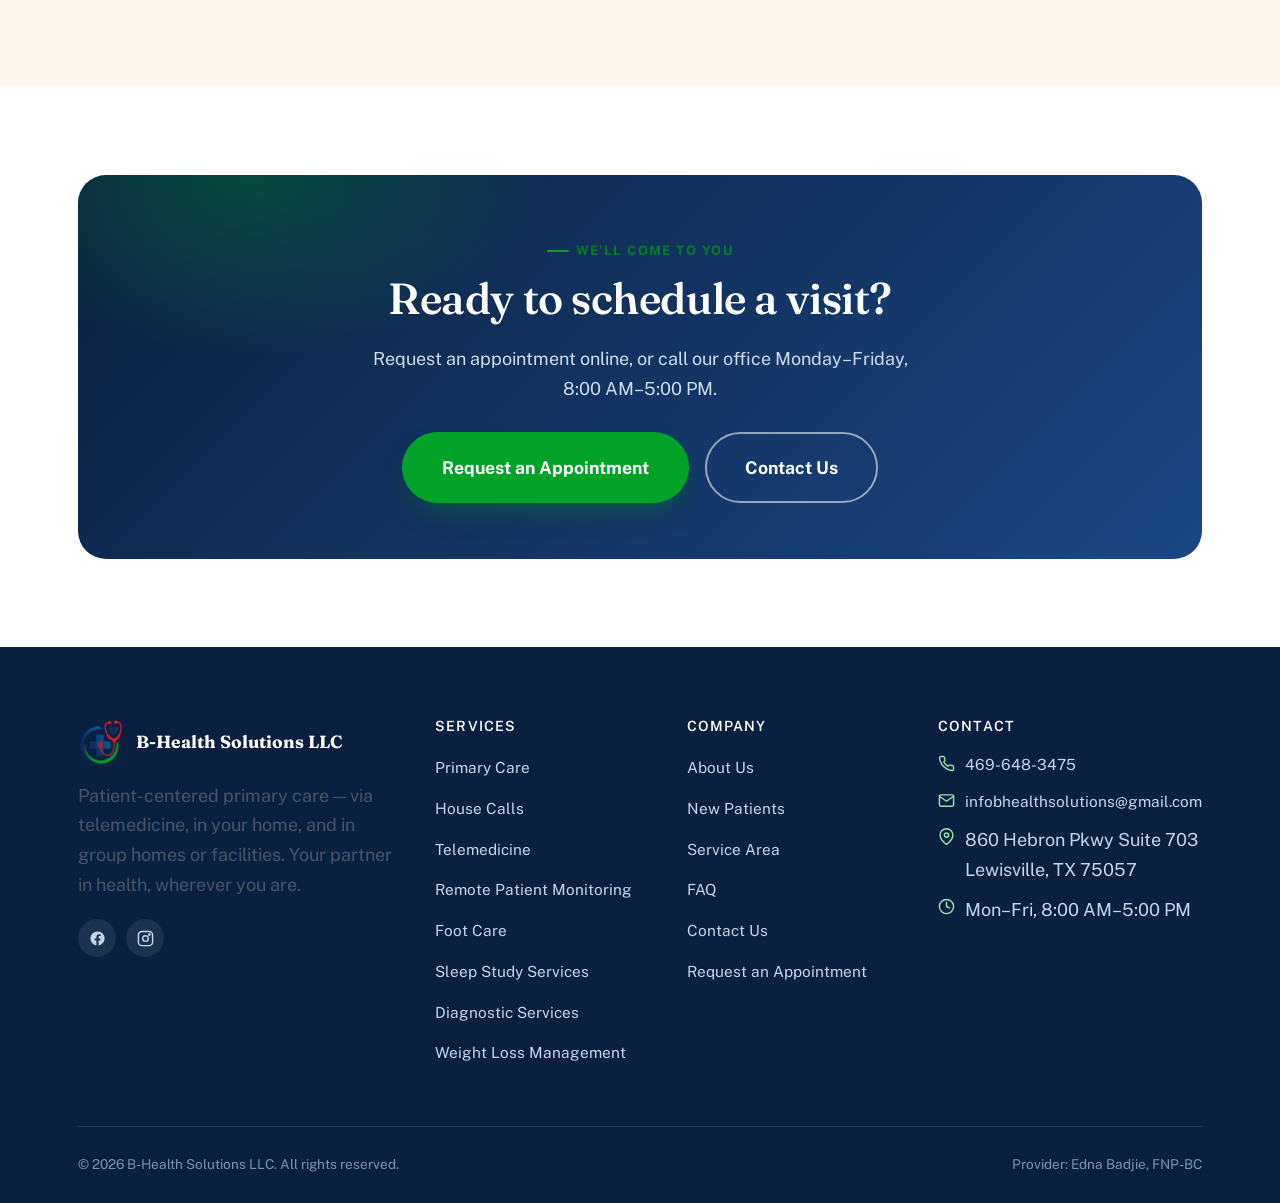
<file: service-area.html>
<!doctype html>
<html lang="en">
<head>
<meta charset="UTF-8">
<meta name="viewport" content="width=device-width, initial-scale=1.0">
<title>Service Area | DFW Metroplex | B-Health Solutions LLC</title>
<meta name="description" content="B-Health Solutions LLC serves the entire Dallas-Fort Worth Metroplex and surrounding areas with house calls, in-office visits, and telemedicine - including Dallas, Fort Worth, Lewisville, Plano, Arlington, Denton, Frisco, Irving and more.">
<link rel="icon" href="images/icon-32.png" sizes="32x32">
<link rel="icon" href="images/icon-192.png" sizes="192x192">
<link rel="apple-touch-icon" href="images/apple-touch-icon.png">
<link rel="stylesheet" href="css/style.css">
</head>
<body>

<div class="topbar">
  <div class="container">
    <div class="topbar-left">
      <a href="tel:4696483475" class="topbar-item"><svg viewBox="0 0 24 24" fill="none" stroke="currentColor" stroke-width="2" stroke-linecap="round" stroke-linejoin="round"><path d="M22 16.92v3a2 2 0 0 1-2.18 2 19.79 19.79 0 0 1-8.63-3.07 19.5 19.5 0 0 1-6-6 19.79 19.79 0 0 1-3.07-8.67A2 2 0 0 1 4.11 2h3a2 2 0 0 1 2 1.72c.13.96.36 1.9.7 2.81a2 2 0 0 1-.45 2.11L8.09 9.91a16 16 0 0 0 6 6l1.27-1.27a2 2 0 0 1 2.11-.45c.91.34 1.85.57 2.81.7A2 2 0 0 1 22 16.92Z"/></svg><span>469-648-3475</span></a>
      <span class="topbar-item"><svg viewBox="0 0 24 24" fill="none" stroke="currentColor" stroke-width="2" stroke-linecap="round" stroke-linejoin="round"><circle cx="12" cy="12" r="10"/><path d="M12 6v6l4 2"/></svg><span>Mon&ndash;Fri, 8:00 AM&ndash;5:00 PM</span></span>
      <span class="topbar-item"><svg viewBox="0 0 24 24" fill="none" stroke="currentColor" stroke-width="2" stroke-linecap="round" stroke-linejoin="round"><path d="M21 10c0 7-9 13-9 13s-9-6-9-13a9 9 0 0 1 18 0Z"/><circle cx="12" cy="10" r="3"/></svg><span>Lewisville, TX</span></span>
    </div>
    <div class="topbar-social">
      <a href="#" aria-label="B-Health Solutions on Facebook"><svg viewBox="0 0 24 24" fill="currentColor"><path d="M22 12a10 10 0 1 0-11.56 9.88v-6.99H7.9V12h2.54V9.8c0-2.5 1.49-3.89 3.78-3.89 1.1 0 2.24.2 2.24.2v2.46h-1.26c-1.24 0-1.63.77-1.63 1.56V12h2.78l-.44 2.89h-2.34v6.99A10 10 0 0 0 22 12Z"/></svg></a>
      <a href="#" aria-label="B-Health Solutions on Instagram"><svg viewBox="0 0 24 24" fill="none" stroke="currentColor" stroke-width="2" stroke-linecap="round" stroke-linejoin="round"><rect x="2" y="2" width="20" height="20" rx="5"/><circle cx="12" cy="12" r="4"/><circle cx="17.5" cy="6.5" r="1"/></svg></a>
    </div>
  </div>
</div>

<header class="site-header">
  <div class="container nav-wrap">
    <a href="index.html" class="brand">
      <img src="images/icon-192.png" alt="B-Health Solutions LLC">
      <span class="brand-text"><strong>B-Health Solutions</strong><span>Your Partner In Health</span></span>
    </a>
    <nav class="main-nav" id="main-nav" aria-label="Primary">
      <div class="mobile-cta">
        <a href="new-patients.html" class="btn btn-primary btn-block">Request an Appointment</a>
        <a href="tel:4696483475" class="btn btn-outline btn-block">Call 469-648-3475</a>
      </div>
      <ul>
        <li><a href="index.html">Home</a></li>
        <li><a href="about.html">About Us</a></li>
        <li class="has-dropdown">
          <a href="services.html">Services <svg class="chev" viewBox="0 0 24 24" fill="none" stroke="currentColor" stroke-width="2.4" stroke-linecap="round" stroke-linejoin="round"><path d="m6 9 6 6 6-6"/></svg></a>
          <div class="dropdown dropdown-wide">
            <a href="primary-care.html">Primary Care<small>Routine &amp; preventive adult care</small></a>
            <a href="house-calls.html">House Calls<small>In-home primary care visits</small></a>
            <a href="telemedicine.html">Telemedicine<small>Virtual visits from home</small></a>
            <a href="remote-monitoring.html">Remote Patient Monitoring<small>Track vitals from home</small></a>
            <a href="foot-care.html">Foot Care<small>Routine foot health services</small></a>
            <a href="sleep-study.html">Sleep Study Services<small>Sleep disorder evaluation</small></a>
            <a href="diagnostics.html">Diagnostic Services<small>ABI, TM-Flow &amp; lab testing</small></a>
            <a href="weight-loss.html">Weight Loss Management<small>Supervised, individualized plans</small></a>
            <a href="service-area.html" class="dd-wide-row">Service Area<small>The cities we serve across DFW</small></a>
          </div>
        </li>
        <li><a href="new-patients.html">New Patients</a></li>
        <li><a href="faq.html">FAQ</a></li>
        <li><a href="contact.html">Contact Us</a></li>
      </ul>
    </nav>
    <div class="header-cta">
      <a href="contact.html" class="btn btn-outline">Contact Us</a>
      <a href="new-patients.html" class="btn btn-primary">Request Appointment</a>
      <button class="nav-toggle" aria-label="Open menu" aria-expanded="false" aria-controls="main-nav"><svg viewBox="0 0 24 24" fill="none" stroke="currentColor" stroke-width="2" stroke-linecap="round" stroke-linejoin="round"><path d="M3 6h18M3 12h18M3 18h18"/></svg></button>
    </div>
  </div>
  <div class="nav-scrim"></div>
</header>

<main>

  <section class="page-hero">
    <div class="container">
      <div class="breadcrumb"><a href="index.html">Home</a><span>/</span><span>Service Area</span></div>
      <span class="eyebrow">Service Area</span>
      <h1>Serving the entire Dallas&ndash;Fort Worth Metroplex</h1>
      <p class="lede">House calls, in-office visits, and telemedicine across DFW and the surrounding areas &mdash; wherever you call home.</p>
      <div class="cta-row">
        <a href="new-patients.html" class="btn btn-primary btn-lg">Request an Appointment</a>
        <a href="tel:4696483475" class="btn btn-outline-light btn-lg">Call 469-648-3475</a>
      </div>
    </div>
  </section>

  <section class="section">
    <div class="container">
      <div class="section-head center reveal">
        <span class="eyebrow">Three Ways We Reach You</span>
        <h2>Care that travels to you</h2>
        <p class="lede">However you prefer to be seen, our goal is the same &mdash; remove the distance between you and quality primary care.</p>
      </div>
      <div class="grid grid-3 reveal-stagger">
        <div class="card reveal" style="--i:0">
          <div class="icon" style="background:var(--green-100);color:var(--green-700);"><svg viewBox="0 0 24 24" fill="none" stroke="currentColor" stroke-width="2" stroke-linecap="round" stroke-linejoin="round"><path d="m3 9 9-7 9 7v11a2 2 0 0 1-2 2H5a2 2 0 0 1-2-2z"/><path d="M9 22V12h6v10"/></svg></div>
          <h3>House Calls</h3>
          <p>We travel to your home, group home, or assisted-living facility anywhere in the metroplex &mdash; no driving, no waiting room.</p>
        </div>
        <div class="card reveal" style="--i:1">
          <div class="icon" style="background:var(--green-100);color:var(--green-700);"><svg viewBox="0 0 24 24" fill="none" stroke="currentColor" stroke-width="2" stroke-linecap="round" stroke-linejoin="round"><path d="M21 10c0 7-9 13-9 13s-9-6-9-13a9 9 0 0 1 18 0Z"/><circle cx="12" cy="10" r="3"/></svg></div>
          <h3>In Our Office</h3>
          <p>Visit us at 860 Hebron Pkwy, Suite 703 in Lewisville &mdash; centrally located for Denton, Dallas, and Tarrant County patients.</p>
        </div>
        <div class="card reveal" style="--i:2">
          <div class="icon" style="background:var(--green-100);color:var(--green-700);"><svg viewBox="0 0 24 24" fill="none" stroke="currentColor" stroke-width="2" stroke-linecap="round" stroke-linejoin="round"><path d="m23 7-7 5 7 5V7z"/><rect x="1" y="5" width="15" height="14" rx="2"/></svg></div>
          <h3>Telemedicine</h3>
          <p>Virtual visits from wherever you are &mdash; convenient for follow-ups, medication management, and reviewing results.</p>
        </div>
      </div>
    </div>
  </section>

  <section class="section section--cream">
    <div class="container">
      <div class="section-head center reveal">
        <span class="eyebrow">Cities We Serve</span>
        <h2>Across 10 counties and 123+ communities</h2>
        <p class="lede">We serve the entire Dallas&ndash;Fort Worth Metroplex and surrounding areas. Below are many of the communities we reach &mdash; the list isn&rsquo;t exhaustive.</p>
      </div>
      <div class="county-grid">
        <div class="county-card reveal">
          <h3>Dallas County</h3>
          <ul class="city-list">
            <li>Dallas</li>
            <li>Irving</li>
            <li>Garland</li>
            <li>Mesquite</li>
            <li>Richardson</li>
            <li>Carrollton</li>
            <li>Grand Prairie</li>
            <li>Rowlett</li>
            <li>DeSoto</li>
            <li>Duncanville</li>
            <li>Cedar Hill</li>
            <li>Lancaster</li>
            <li>Coppell</li>
            <li>Farmers Branch</li>
            <li>Addison</li>
            <li>Balch Springs</li>
            <li>Sachse</li>
            <li>Seagoville</li>
            <li>Glenn Heights</li>
            <li>Highland Park</li>
            <li>University Park</li>
          </ul>
        </div>
        <div class="county-card reveal">
          <h3>Tarrant County</h3>
          <ul class="city-list">
            <li>Fort Worth</li>
            <li>Arlington</li>
            <li>North Richland Hills</li>
            <li>Mansfield</li>
            <li>Euless</li>
            <li>Bedford</li>
            <li>Grapevine</li>
            <li>Hurst</li>
            <li>Keller</li>
            <li>Haltom City</li>
            <li>Southlake</li>
            <li>Colleyville</li>
            <li>Watauga</li>
            <li>Saginaw</li>
            <li>Benbrook</li>
            <li>Crowley</li>
            <li>Azle</li>
            <li>White Settlement</li>
            <li>Forest Hill</li>
            <li>Kennedale</li>
            <li>Trophy Club</li>
            <li>Roanoke</li>
          </ul>
        </div>
        <div class="county-card reveal">
          <h3>Denton County</h3>
          <ul class="city-list">
            <li>Lewisville</li>
            <li>Denton</li>
            <li>Flower Mound</li>
            <li>Frisco</li>
            <li>Little Elm</li>
            <li>The Colony</li>
            <li>Highland Village</li>
            <li>Corinth</li>
            <li>Lake Dallas</li>
            <li>Argyle</li>
            <li>Justin</li>
            <li>Sanger</li>
            <li>Aubrey</li>
            <li>Pilot Point</li>
            <li>Krum</li>
            <li>Northlake</li>
            <li>Bartonville</li>
            <li>Double Oak</li>
            <li>Hickory Creek</li>
            <li>Oak Point</li>
            <li>Providence Village</li>
            <li>Cross Roads</li>
          </ul>
        </div>
        <div class="county-card reveal">
          <h3>Collin County</h3>
          <ul class="city-list">
            <li>Plano</li>
            <li>McKinney</li>
            <li>Allen</li>
            <li>Wylie</li>
            <li>Murphy</li>
            <li>Prosper</li>
            <li>Celina</li>
            <li>Princeton</li>
            <li>Anna</li>
            <li>Melissa</li>
            <li>Fairview</li>
            <li>Lucas</li>
            <li>Parker</li>
            <li>Lavon</li>
            <li>Farmersville</li>
            <li>Blue Ridge</li>
            <li>New Hope</li>
          </ul>
        </div>
        <div class="county-card reveal">
          <h3>Rockwall County</h3>
          <ul class="city-list">
            <li>Rockwall</li>
            <li>Heath</li>
            <li>Fate</li>
            <li>Royse City</li>
            <li>McLendon-Chisholm</li>
          </ul>
        </div>
        <div class="county-card reveal">
          <h3>Ellis County</h3>
          <ul class="city-list">
            <li>Waxahachie</li>
            <li>Ennis</li>
            <li>Midlothian</li>
            <li>Red Oak</li>
            <li>Ferris</li>
            <li>Palmer</li>
            <li>Maypearl</li>
            <li>Italy</li>
          </ul>
        </div>
        <div class="county-card reveal">
          <h3>Johnson County</h3>
          <ul class="city-list">
            <li>Cleburne</li>
            <li>Burleson</li>
            <li>Joshua</li>
            <li>Alvarado</li>
            <li>Keene</li>
            <li>Godley</li>
            <li>Venus</li>
            <li>Grandview</li>
          </ul>
        </div>
        <div class="county-card reveal">
          <h3>Parker County</h3>
          <ul class="city-list">
            <li>Weatherford</li>
            <li>Aledo</li>
            <li>Willow Park</li>
            <li>Springtown</li>
            <li>Hudson Oaks</li>
            <li>Annetta</li>
            <li>Reno</li>
          </ul>
        </div>
        <div class="county-card reveal">
          <h3>Kaufman County</h3>
          <ul class="city-list">
            <li>Terrell</li>
            <li>Forney</li>
            <li>Kaufman</li>
            <li>Crandall</li>
            <li>Kemp</li>
            <li>Scurry</li>
          </ul>
        </div>
        <div class="county-card reveal">
          <h3>Wise County</h3>
          <ul class="city-list">
            <li>Decatur</li>
            <li>Bridgeport</li>
            <li>Boyd</li>
            <li>Rhome</li>
            <li>Newark</li>
            <li>Chico</li>
            <li>Alvord</li>
          </ul>
        </div>
      </div>

      <div class="area-note reveal">
        <h4><svg viewBox="0 0 24 24" fill="none" stroke="currentColor" stroke-width="2" stroke-linecap="round" stroke-linejoin="round"><circle cx="12" cy="12" r="10"/><path d="M12 16v-4M12 8h.01"/></svg>Don&rsquo;t see your city?</h4>
        <p>This list covers many of the communities we serve, but it isn&rsquo;t complete. If you live in or near the DFW metroplex, give us a call at <a href="tel:4696483475">469-648-3475</a> and we&rsquo;ll confirm whether we can come to you.</p>
      </div>
    </div>
  </section>

  <section class="section">
    <div class="container">
      <div class="cta-band reveal">
        <span class="eyebrow">We&rsquo;ll Come To You</span>
        <h2>Ready to schedule a visit?</h2>
        <p>Request an appointment online, or call our office Monday&ndash;Friday, 8:00&nbsp;AM&ndash;5:00&nbsp;PM.</p>
        <div class="cta-row">
          <a href="new-patients.html" class="btn btn-primary btn-lg">Request an Appointment</a>
          <a href="contact.html" class="btn btn-outline-light btn-lg">Contact Us</a>
        </div>
      </div>
    </div>
  </section>

</main>

<footer class="site-footer">
  <div class="container">
    <div class="footer-grid">
      <div>
        <a href="index.html" class="footer-brand">
          <img src="images/icon-192.png" alt="B-Health Solutions LLC">
          <strong>B-Health Solutions LLC</strong>
        </a>
        <p>Patient-centered primary care &mdash; via telemedicine, in your home, and in group homes or facilities. Your partner in health, wherever you are.</p>
        <div class="footer-social">
          <a href="#" aria-label="Facebook"><svg viewBox="0 0 24 24" fill="currentColor"><path d="M22 12a10 10 0 1 0-11.56 9.88v-6.99H7.9V12h2.54V9.8c0-2.5 1.49-3.89 3.78-3.89 1.1 0 2.24.2 2.24.2v2.46h-1.26c-1.24 0-1.63.77-1.63 1.56V12h2.78l-.44 2.89h-2.34v6.99A10 10 0 0 0 22 12Z"/></svg></a>
          <a href="#" aria-label="Instagram"><svg viewBox="0 0 24 24" fill="none" stroke="currentColor" stroke-width="2" stroke-linecap="round" stroke-linejoin="round"><rect x="2" y="2" width="20" height="20" rx="5"/><circle cx="12" cy="12" r="4"/><circle cx="17.5" cy="6.5" r="1"/></svg></a>
        </div>
      </div>
      <div>
        <h4>Services</h4>
        <ul>
          <li><a href="primary-care.html">Primary Care</a></li>
          <li><a href="house-calls.html">House Calls</a></li>
          <li><a href="telemedicine.html">Telemedicine</a></li>
          <li><a href="remote-monitoring.html">Remote Patient Monitoring</a></li>
          <li><a href="foot-care.html">Foot Care</a></li>
          <li><a href="sleep-study.html">Sleep Study Services</a></li>
          <li><a href="diagnostics.html">Diagnostic Services</a></li>
          <li><a href="weight-loss.html">Weight Loss Management</a></li>
        </ul>
      </div>
      <div>
        <h4>Company</h4>
        <ul>
          <li><a href="about.html">About Us</a></li>
          <li><a href="new-patients.html">New Patients</a></li>
          <li><a href="service-area.html">Service Area</a></li>
          <li><a href="faq.html">FAQ</a></li>
          <li><a href="contact.html">Contact Us</a></li>
          <li><a href="new-patients.html#request-form">Request an Appointment</a></li>
        </ul>
      </div>
      <div>
        <h4>Contact</h4>
        <ul class="footer-contact">
          <li><svg viewBox="0 0 24 24" fill="none" stroke="currentColor" stroke-width="2" stroke-linecap="round" stroke-linejoin="round"><path d="M22 16.92v3a2 2 0 0 1-2.18 2 19.79 19.79 0 0 1-8.63-3.07 19.5 19.5 0 0 1-6-6 19.79 19.79 0 0 1-3.07-8.67A2 2 0 0 1 4.11 2h3a2 2 0 0 1 2 1.72c.13.96.36 1.9.7 2.81a2 2 0 0 1-.45 2.11L8.09 9.91a16 16 0 0 0 6 6l1.27-1.27a2 2 0 0 1 2.11-.45c.91.34 1.85.57 2.81.7A2 2 0 0 1 22 16.92Z"/></svg><a href="tel:4696483475">469-648-3475</a></li>
          <li><svg viewBox="0 0 24 24" fill="none" stroke="currentColor" stroke-width="2" stroke-linecap="round" stroke-linejoin="round"><rect x="2" y="4" width="20" height="16" rx="2"/><path d="m22 6-10 7L2 6"/></svg><a href="mailto:infobhealthsolutions@gmail.com">infobhealthsolutions@gmail.com</a></li>
          <li><svg viewBox="0 0 24 24" fill="none" stroke="currentColor" stroke-width="2" stroke-linecap="round" stroke-linejoin="round"><path d="M21 10c0 7-9 13-9 13s-9-6-9-13a9 9 0 0 1 18 0Z"/><circle cx="12" cy="10" r="3"/></svg><span>860 Hebron Pkwy Suite 703<br>Lewisville, TX 75057</span></li>
          <li><svg viewBox="0 0 24 24" fill="none" stroke="currentColor" stroke-width="2" stroke-linecap="round" stroke-linejoin="round"><circle cx="12" cy="12" r="10"/><path d="M12 6v6l4 2"/></svg><span>Mon&ndash;Fri, 8:00 AM&ndash;5:00 PM</span></li>
        </ul>
      </div>
    </div>
    <div class="footer-bottom">
      <span>&copy; <span data-year></span> B-Health Solutions LLC. All rights reserved.</span>
      <span>Provider: Edna Badjie, FNP-BC</span>
    </div>
  </div>
</footer>

<script src="js/main.js"></script>
</body>
</html>
</file>
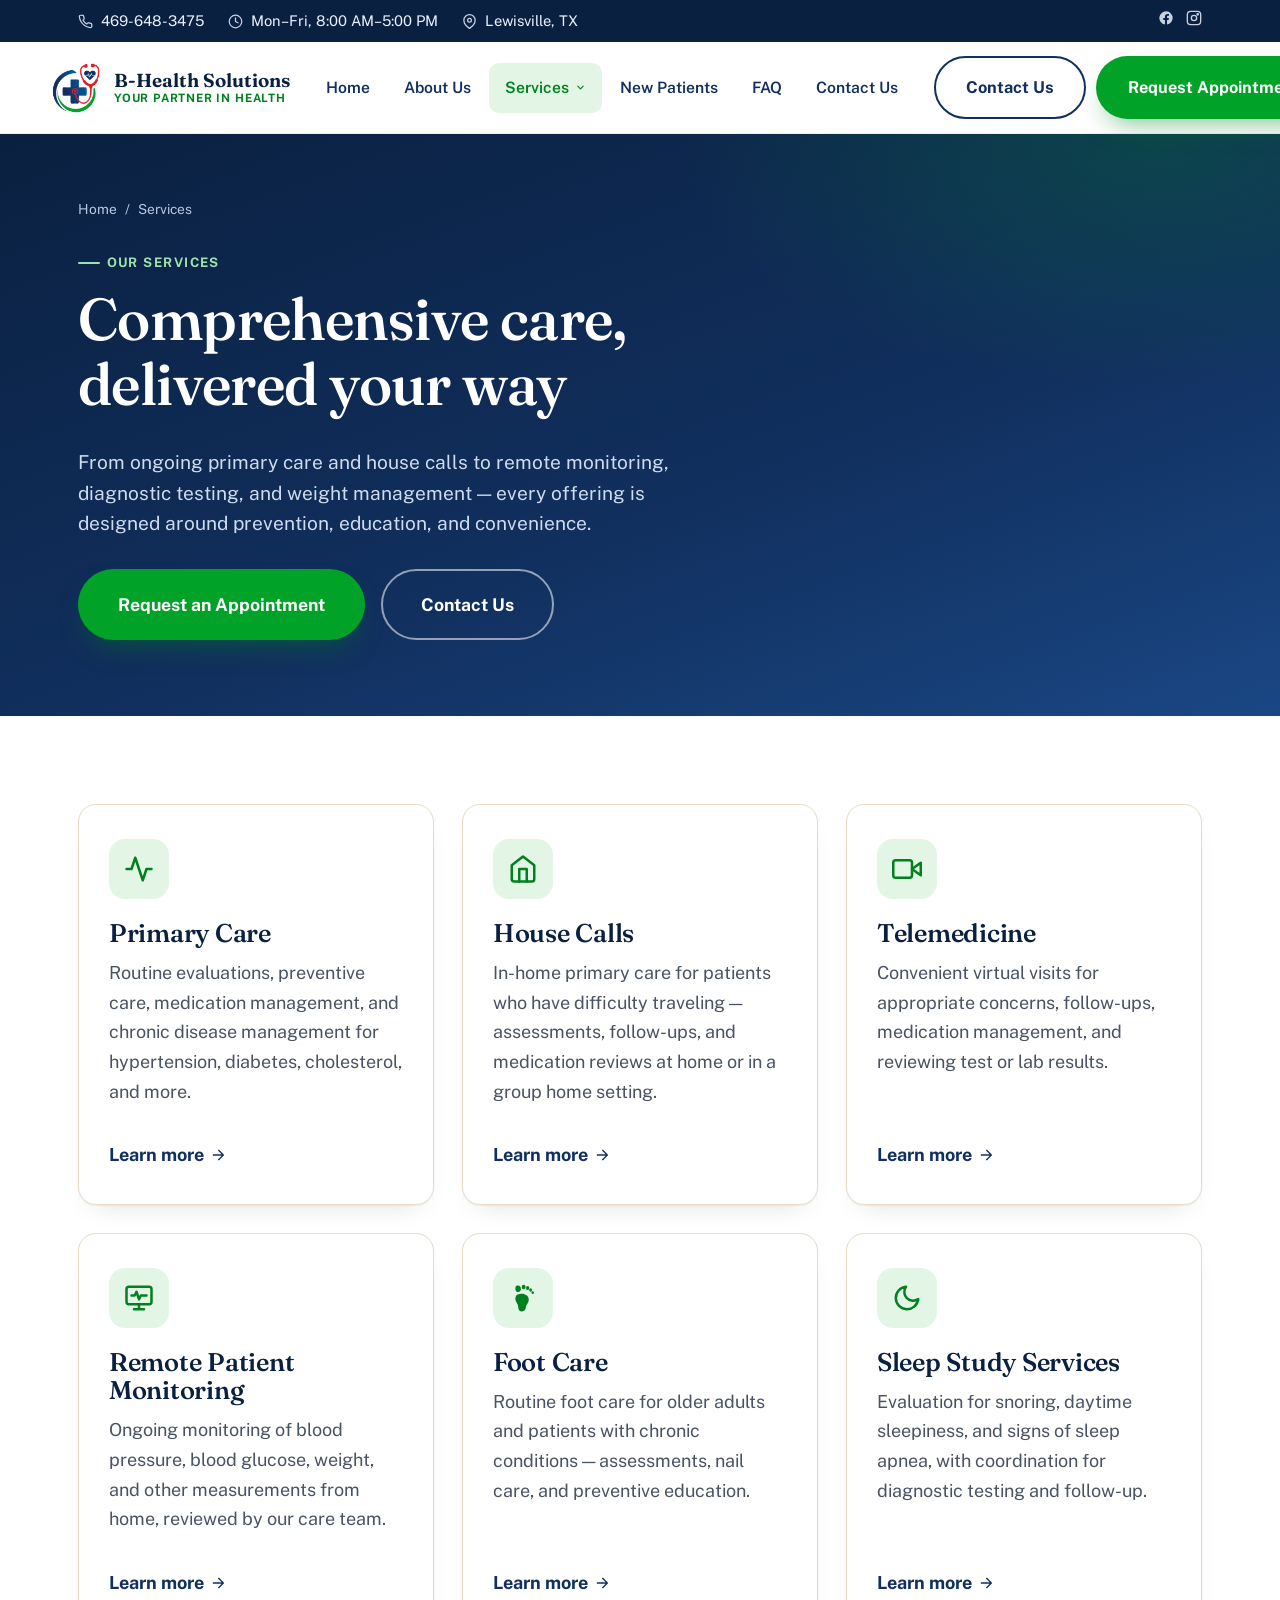
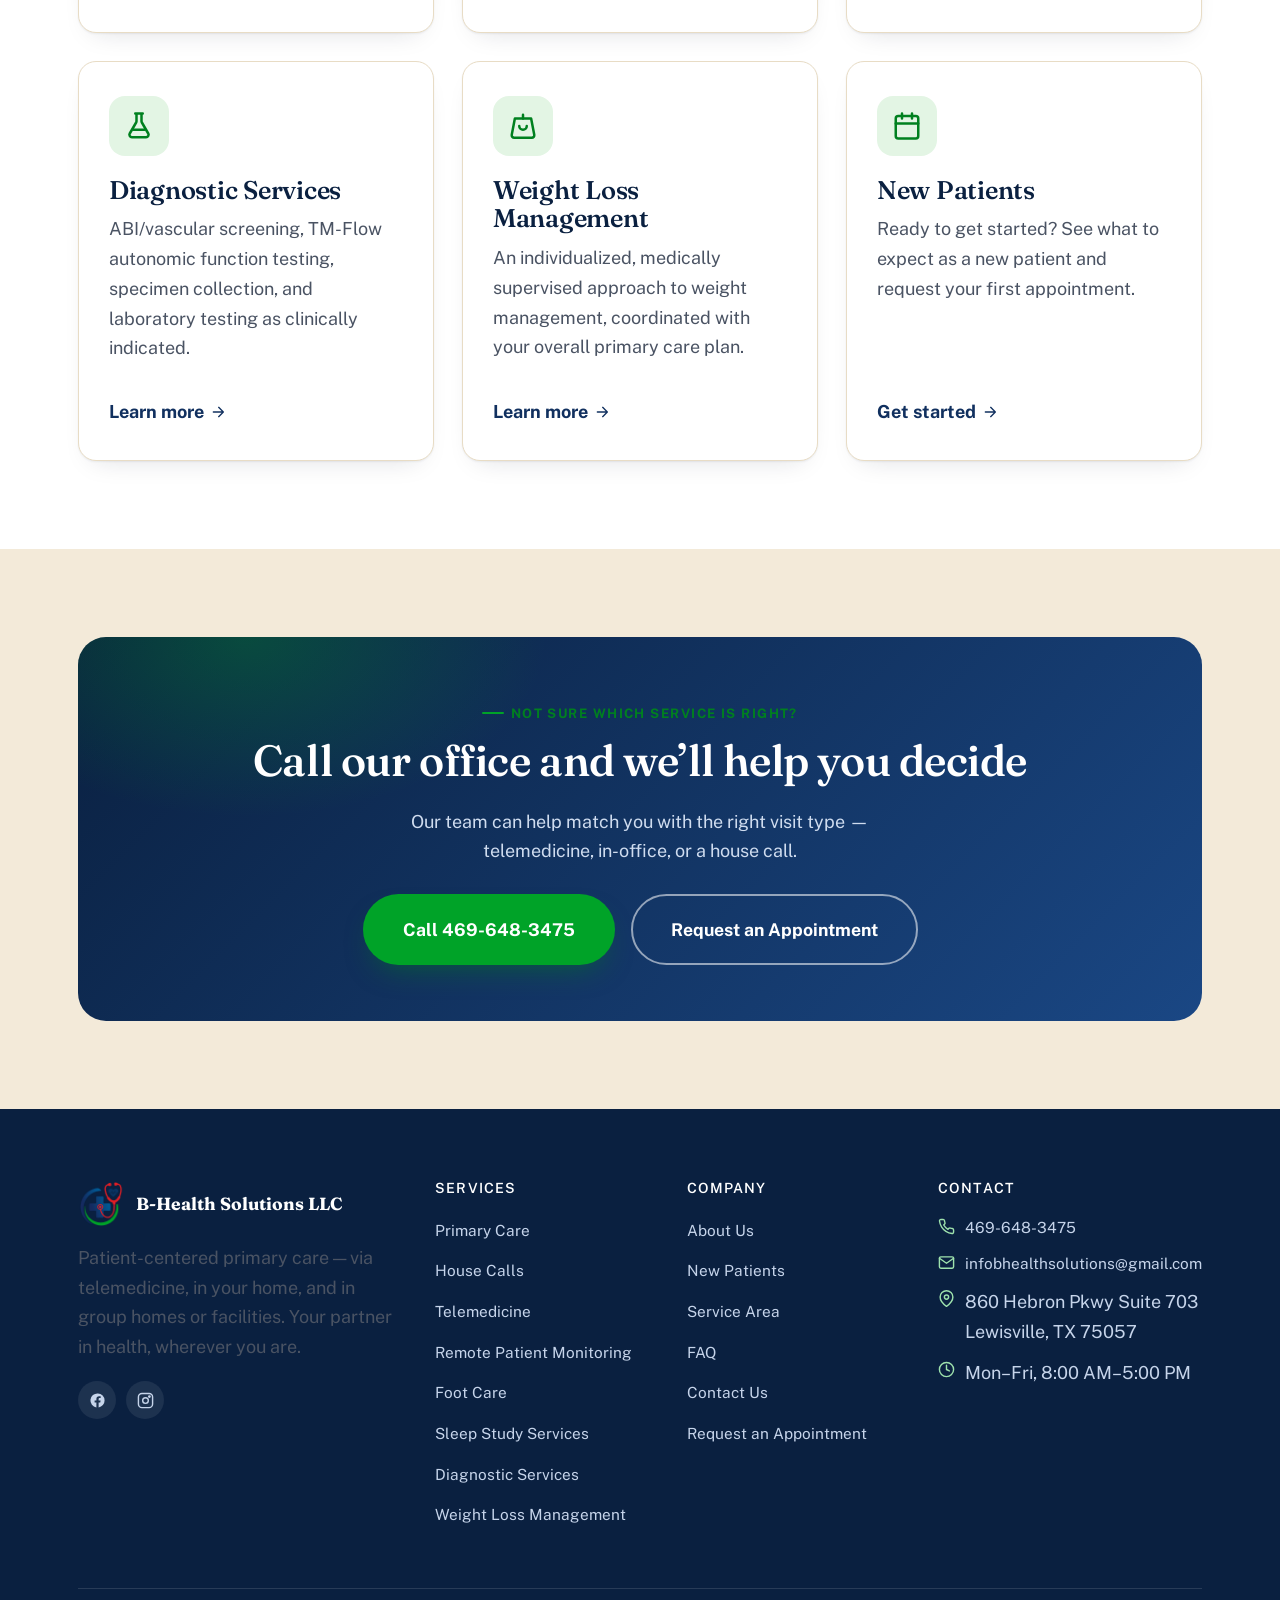
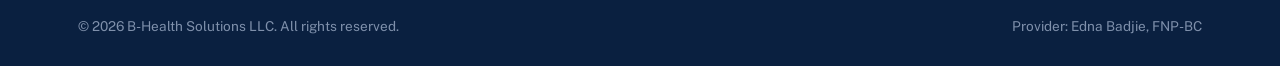
<file: services.html>
<!doctype html>
<html lang="en">
<head>
<meta charset="UTF-8">
<meta name="viewport" content="width=device-width, initial-scale=1.0">
<title>Our Services | B-Health Solutions LLC</title>
<meta name="description" content="Explore primary care, house calls, telemedicine, remote patient monitoring, foot care, sleep study services, diagnostic testing, and weight loss management from B-Health Solutions LLC.">
<link rel="icon" href="images/icon-32.png" sizes="32x32">
<link rel="icon" href="images/icon-192.png" sizes="192x192">
<link rel="apple-touch-icon" href="images/apple-touch-icon.png">
<link rel="stylesheet" href="css/style.css">
</head>
<body>

<div class="topbar">
  <div class="container">
    <div class="topbar-left">
      <a href="tel:4696483475" class="topbar-item"><svg viewBox="0 0 24 24" fill="none" stroke="currentColor" stroke-width="2" stroke-linecap="round" stroke-linejoin="round"><path d="M22 16.92v3a2 2 0 0 1-2.18 2 19.79 19.79 0 0 1-8.63-3.07 19.5 19.5 0 0 1-6-6 19.79 19.79 0 0 1-3.07-8.67A2 2 0 0 1 4.11 2h3a2 2 0 0 1 2 1.72c.13.96.36 1.9.7 2.81a2 2 0 0 1-.45 2.11L8.09 9.91a16 16 0 0 0 6 6l1.27-1.27a2 2 0 0 1 2.11-.45c.91.34 1.85.57 2.81.7A2 2 0 0 1 22 16.92Z"/></svg><span>469-648-3475</span></a>
      <span class="topbar-item"><svg viewBox="0 0 24 24" fill="none" stroke="currentColor" stroke-width="2" stroke-linecap="round" stroke-linejoin="round"><circle cx="12" cy="12" r="10"/><path d="M12 6v6l4 2"/></svg><span>Mon&ndash;Fri, 8:00 AM&ndash;5:00 PM</span></span>
      <span class="topbar-item"><svg viewBox="0 0 24 24" fill="none" stroke="currentColor" stroke-width="2" stroke-linecap="round" stroke-linejoin="round"><path d="M21 10c0 7-9 13-9 13s-9-6-9-13a9 9 0 0 1 18 0Z"/><circle cx="12" cy="10" r="3"/></svg><span>Lewisville, TX</span></span>
    </div>
    <div class="topbar-social">
      <a href="#" aria-label="B-Health Solutions on Facebook"><svg viewBox="0 0 24 24" fill="currentColor"><path d="M22 12a10 10 0 1 0-11.56 9.88v-6.99H7.9V12h2.54V9.8c0-2.5 1.49-3.89 3.78-3.89 1.1 0 2.24.2 2.24.2v2.46h-1.26c-1.24 0-1.63.77-1.63 1.56V12h2.78l-.44 2.89h-2.34v6.99A10 10 0 0 0 22 12Z"/></svg></a>
      <a href="#" aria-label="B-Health Solutions on Instagram"><svg viewBox="0 0 24 24" fill="none" stroke="currentColor" stroke-width="2" stroke-linecap="round" stroke-linejoin="round"><rect x="2" y="2" width="20" height="20" rx="5"/><circle cx="12" cy="12" r="4"/><circle cx="17.5" cy="6.5" r="1"/></svg></a>
    </div>
  </div>
</div>

<header class="site-header">
  <div class="container nav-wrap">
    <a href="index.html" class="brand">
      <img src="images/icon-192.png" alt="B-Health Solutions LLC">
      <span class="brand-text"><strong>B-Health Solutions</strong><span>Your Partner In Health</span></span>
    </a>
    <nav class="main-nav" id="main-nav" aria-label="Primary">
      <div class="mobile-cta">
        <a href="new-patients.html" class="btn btn-primary btn-block">Request an Appointment</a>
        <a href="tel:4696483475" class="btn btn-outline btn-block">Call 469-648-3475</a>
      </div>
      <ul>
        <li><a href="index.html">Home</a></li>
        <li><a href="about.html">About Us</a></li>
        <li class="has-dropdown">
          <a href="services.html">Services <svg class="chev" viewBox="0 0 24 24" fill="none" stroke="currentColor" stroke-width="2.4" stroke-linecap="round" stroke-linejoin="round"><path d="m6 9 6 6 6-6"/></svg></a>
          <div class="dropdown dropdown-wide">
            <a href="primary-care.html">Primary Care<small>Routine &amp; preventive adult care</small></a>
            <a href="house-calls.html">House Calls<small>In-home primary care visits</small></a>
            <a href="telemedicine.html">Telemedicine<small>Virtual visits from home</small></a>
            <a href="remote-monitoring.html">Remote Patient Monitoring<small>Track vitals from home</small></a>
            <a href="foot-care.html">Foot Care<small>Routine foot health services</small></a>
            <a href="sleep-study.html">Sleep Study Services<small>Sleep disorder evaluation</small></a>
            <a href="diagnostics.html">Diagnostic Services<small>ABI, TM-Flow &amp; lab testing</small></a>
            <a href="weight-loss.html">Weight Loss Management<small>Supervised, individualized plans</small></a>
            <a href="service-area.html" class="dd-wide-row">Service Area<small>The cities we serve across DFW</small></a>
          </div>
        </li>
        <li><a href="new-patients.html">New Patients</a></li>
        <li><a href="faq.html">FAQ</a></li>
        <li><a href="contact.html">Contact Us</a></li>
      </ul>
    </nav>
    <div class="header-cta">
      <a href="contact.html" class="btn btn-outline">Contact Us</a>
      <a href="new-patients.html" class="btn btn-primary">Request Appointment</a>
      <button class="nav-toggle" aria-label="Open menu" aria-expanded="false" aria-controls="main-nav"><svg viewBox="0 0 24 24" fill="none" stroke="currentColor" stroke-width="2" stroke-linecap="round" stroke-linejoin="round"><path d="M3 6h18M3 12h18M3 18h18"/></svg></button>
    </div>
  </div>
  <div class="nav-scrim"></div>
</header>

<main>

  <section class="page-hero">
    <div class="container">
      <div class="breadcrumb"><a href="index.html">Home</a><span>/</span><span>Services</span></div>
      <span class="eyebrow">Our Services</span>
      <h1>Comprehensive care, delivered your way</h1>
      <p class="lede">From ongoing primary care and house calls to remote monitoring, diagnostic testing, and weight management &mdash; every offering is designed around prevention, education, and convenience.</p>
      <div class="cta-row">
        <a href="new-patients.html" class="btn btn-primary btn-lg">Request an Appointment</a>
        <a href="contact.html" class="btn btn-outline-light btn-lg">Contact Us</a>
      </div>
    </div>
  </section>

  <section class="section">
    <div class="container">
      <div class="grid grid-3 reveal-stagger">
        <a href="primary-care.html" class="card service-card reveal" style="--i:0">
          <div class="icon"><svg viewBox="0 0 24 24" fill="none" stroke="currentColor" stroke-width="2" stroke-linecap="round" stroke-linejoin="round"><path d="M22 12h-4l-3 9L9 3l-3 9H2"/></svg></div>
          <h3>Primary Care</h3>
          <p>Routine evaluations, preventive care, medication management, and chronic disease management for hypertension, diabetes, cholesterol, and more.</p>
          <span class="learn">Learn more <svg viewBox="0 0 24 24" fill="none" stroke="currentColor" stroke-width="2" stroke-linecap="round" stroke-linejoin="round"><path d="M5 12h14M13 5l7 7-7 7"/></svg></span>
        </a>
        <a href="house-calls.html" class="card service-card reveal" style="--i:1">
          <div class="icon"><svg viewBox="0 0 24 24" fill="none" stroke="currentColor" stroke-width="2" stroke-linecap="round" stroke-linejoin="round"><path d="m3 9 9-7 9 7v11a2 2 0 0 1-2 2H5a2 2 0 0 1-2-2z"/><path d="M9 22V12h6v10"/></svg></div>
          <h3>House Calls</h3>
          <p>In-home primary care for patients who have difficulty traveling &mdash; assessments, follow-ups, and medication reviews at home or in a group home setting.</p>
          <span class="learn">Learn more <svg viewBox="0 0 24 24" fill="none" stroke="currentColor" stroke-width="2" stroke-linecap="round" stroke-linejoin="round"><path d="M5 12h14M13 5l7 7-7 7"/></svg></span>
        </a>
        <a href="telemedicine.html" class="card service-card reveal" style="--i:2">
          <div class="icon"><svg viewBox="0 0 24 24" fill="none" stroke="currentColor" stroke-width="2" stroke-linecap="round" stroke-linejoin="round"><path d="m23 7-7 5 7 5V7z"/><rect x="1" y="5" width="15" height="14" rx="2"/></svg></div>
          <h3>Telemedicine</h3>
          <p>Convenient virtual visits for appropriate concerns, follow-ups, medication management, and reviewing test or lab results.</p>
          <span class="learn">Learn more <svg viewBox="0 0 24 24" fill="none" stroke="currentColor" stroke-width="2" stroke-linecap="round" stroke-linejoin="round"><path d="M5 12h14M13 5l7 7-7 7"/></svg></span>
        </a>
        <a href="remote-monitoring.html" class="card service-card reveal" style="--i:3">
          <div class="icon"><svg viewBox="0 0 24 24" fill="none" stroke="currentColor" stroke-width="2" stroke-linecap="round" stroke-linejoin="round"><rect x="2" y="3" width="20" height="14" rx="2"/><path d="M8 21h8M12 17v4"/><path d="M6 10h2.5l1.5-3 2 6 1.5-3H18"/></svg></div>
          <h3>Remote Patient Monitoring</h3>
          <p>Ongoing monitoring of blood pressure, blood glucose, weight, and other measurements from home, reviewed by our care team.</p>
          <span class="learn">Learn more <svg viewBox="0 0 24 24" fill="none" stroke="currentColor" stroke-width="2" stroke-linecap="round" stroke-linejoin="round"><path d="M5 12h14M13 5l7 7-7 7"/></svg></span>
        </a>
        <a href="foot-care.html" class="card service-card reveal" style="--i:4">
          <div class="icon"><svg viewBox="0 0 24 24" fill="currentColor"><path d="M11 8.6c3.1 0 5.4 1.8 5.6 4.3.1 1.6-.6 2.9-1.4 4.1-.6.9-1 1.8-1 2.8 0 1.7-1.3 2.9-3 2.9s-3-1.3-3-3c0-1.4-.3-2.4-.9-3.4-.9-1.6-1.8-3.2-1.3-5 .5-1.9 2.2-2.7 5-2.7z"/><ellipse cx="8.1" cy="4.6" rx="2.2" ry="2.6" transform="rotate(-8 8.1 4.6)"/><ellipse cx="12.5" cy="3.2" rx="1.55" ry="1.85"/><ellipse cx="15.7" cy="4" rx="1.3" ry="1.55"/><ellipse cx="18.1" cy="5.6" rx="1.1" ry="1.33"/><ellipse cx="19.8" cy="7.7" rx=".92" ry="1.15"/></svg></div>
          <h3>Foot Care</h3>
          <p>Routine foot care for older adults and patients with chronic conditions &mdash; assessments, nail care, and preventive education.</p>
          <span class="learn">Learn more <svg viewBox="0 0 24 24" fill="none" stroke="currentColor" stroke-width="2" stroke-linecap="round" stroke-linejoin="round"><path d="M5 12h14M13 5l7 7-7 7"/></svg></span>
        </a>
        <a href="sleep-study.html" class="card service-card reveal" style="--i:5">
          <div class="icon"><svg viewBox="0 0 24 24" fill="none" stroke="currentColor" stroke-width="2" stroke-linecap="round" stroke-linejoin="round"><path d="M21 12.79A9 9 0 1 1 11.21 3 7 7 0 0 0 21 12.79Z"/></svg></div>
          <h3>Sleep Study Services</h3>
          <p>Evaluation for snoring, daytime sleepiness, and signs of sleep apnea, with coordination for diagnostic testing and follow-up.</p>
          <span class="learn">Learn more <svg viewBox="0 0 24 24" fill="none" stroke="currentColor" stroke-width="2" stroke-linecap="round" stroke-linejoin="round"><path d="M5 12h14M13 5l7 7-7 7"/></svg></span>
        </a>
        <a href="diagnostics.html" class="card service-card reveal" style="--i:0">
          <div class="icon"><svg viewBox="0 0 24 24" fill="none" stroke="currentColor" stroke-width="2" stroke-linecap="round" stroke-linejoin="round"><path d="M9 2h6M10 2v6.2a2 2 0 0 1-.3 1L4.6 18a2 2 0 0 0 1.7 3h11.4a2 2 0 0 0 1.7-3l-5.1-8.8a2 2 0 0 1-.3-1V2"/><path d="M7.5 15h9"/></svg></div>
          <h3>Diagnostic Services</h3>
          <p>ABI/vascular screening, TM-Flow autonomic function testing, specimen collection, and laboratory testing as clinically indicated.</p>
          <span class="learn">Learn more <svg viewBox="0 0 24 24" fill="none" stroke="currentColor" stroke-width="2" stroke-linecap="round" stroke-linejoin="round"><path d="M5 12h14M13 5l7 7-7 7"/></svg></span>
        </a>
        <a href="weight-loss.html" class="card service-card reveal" style="--i:1">
          <div class="icon"><svg viewBox="0 0 24 24" fill="none" stroke="currentColor" stroke-width="2" stroke-linecap="round" stroke-linejoin="round"><path d="M12 3v3"/><path d="M5.5 6h13l2.5 13a2 2 0 0 1-2 2.4H5a2 2 0 0 1-2-2.4Z"/><path d="M9 12a3 3 0 0 0 6 0"/></svg></div>
          <h3>Weight Loss Management</h3>
          <p>An individualized, medically supervised approach to weight management, coordinated with your overall primary care plan.</p>
          <span class="learn">Learn more <svg viewBox="0 0 24 24" fill="none" stroke="currentColor" stroke-width="2" stroke-linecap="round" stroke-linejoin="round"><path d="M5 12h14M13 5l7 7-7 7"/></svg></span>
        </a>
        <a href="new-patients.html" class="card service-card reveal" style="--i:2">
          <div class="icon"><svg viewBox="0 0 24 24" fill="none" stroke="currentColor" stroke-width="2" stroke-linecap="round" stroke-linejoin="round"><rect x="3" y="4" width="18" height="18" rx="2"/><path d="M16 2v4M8 2v4M3 10h18"/></svg></div>
          <h3>New Patients</h3>
          <p>Ready to get started? See what to expect as a new patient and request your first appointment.</p>
          <span class="learn">Get started <svg viewBox="0 0 24 24" fill="none" stroke="currentColor" stroke-width="2" stroke-linecap="round" stroke-linejoin="round"><path d="M5 12h14M13 5l7 7-7 7"/></svg></span>
        </a>
      </div>
    </div>
  </section>

  <section class="section section--sand">
    <div class="container">
      <div class="cta-band reveal">
        <span class="eyebrow">Not Sure Which Service Is Right?</span>
        <h2>Call our office and we&rsquo;ll help you decide</h2>
        <p>Our team can help match you with the right visit type &mdash; telemedicine, in-office, or a house call.</p>
        <div class="cta-row">
          <a href="tel:4696483475" class="btn btn-primary btn-lg">Call 469-648-3475</a>
          <a href="new-patients.html" class="btn btn-outline-light btn-lg">Request an Appointment</a>
        </div>
      </div>
    </div>
  </section>

</main>

<footer class="site-footer">
  <div class="container">
    <div class="footer-grid">
      <div>
        <a href="index.html" class="footer-brand">
          <img src="images/icon-192.png" alt="B-Health Solutions LLC">
          <strong>B-Health Solutions LLC</strong>
        </a>
        <p>Patient-centered primary care &mdash; via telemedicine, in your home, and in group homes or facilities. Your partner in health, wherever you are.</p>
        <div class="footer-social">
          <a href="#" aria-label="Facebook"><svg viewBox="0 0 24 24" fill="currentColor"><path d="M22 12a10 10 0 1 0-11.56 9.88v-6.99H7.9V12h2.54V9.8c0-2.5 1.49-3.89 3.78-3.89 1.1 0 2.24.2 2.24.2v2.46h-1.26c-1.24 0-1.63.77-1.63 1.56V12h2.78l-.44 2.89h-2.34v6.99A10 10 0 0 0 22 12Z"/></svg></a>
          <a href="#" aria-label="Instagram"><svg viewBox="0 0 24 24" fill="none" stroke="currentColor" stroke-width="2" stroke-linecap="round" stroke-linejoin="round"><rect x="2" y="2" width="20" height="20" rx="5"/><circle cx="12" cy="12" r="4"/><circle cx="17.5" cy="6.5" r="1"/></svg></a>
        </div>
      </div>
      <div>
        <h4>Services</h4>
        <ul>
          <li><a href="primary-care.html">Primary Care</a></li>
          <li><a href="house-calls.html">House Calls</a></li>
          <li><a href="telemedicine.html">Telemedicine</a></li>
          <li><a href="remote-monitoring.html">Remote Patient Monitoring</a></li>
          <li><a href="foot-care.html">Foot Care</a></li>
          <li><a href="sleep-study.html">Sleep Study Services</a></li>
          <li><a href="diagnostics.html">Diagnostic Services</a></li>
          <li><a href="weight-loss.html">Weight Loss Management</a></li>
        </ul>
      </div>
      <div>
        <h4>Company</h4>
        <ul>
          <li><a href="about.html">About Us</a></li>
          <li><a href="new-patients.html">New Patients</a></li>
          <li><a href="service-area.html">Service Area</a></li>
          <li><a href="faq.html">FAQ</a></li>
          <li><a href="contact.html">Contact Us</a></li>
          <li><a href="new-patients.html#request-form">Request an Appointment</a></li>
        </ul>
      </div>
      <div>
        <h4>Contact</h4>
        <ul class="footer-contact">
          <li><svg viewBox="0 0 24 24" fill="none" stroke="currentColor" stroke-width="2" stroke-linecap="round" stroke-linejoin="round"><path d="M22 16.92v3a2 2 0 0 1-2.18 2 19.79 19.79 0 0 1-8.63-3.07 19.5 19.5 0 0 1-6-6 19.79 19.79 0 0 1-3.07-8.67A2 2 0 0 1 4.11 2h3a2 2 0 0 1 2 1.72c.13.96.36 1.9.7 2.81a2 2 0 0 1-.45 2.11L8.09 9.91a16 16 0 0 0 6 6l1.27-1.27a2 2 0 0 1 2.11-.45c.91.34 1.85.57 2.81.7A2 2 0 0 1 22 16.92Z"/></svg><a href="tel:4696483475">469-648-3475</a></li>
          <li><svg viewBox="0 0 24 24" fill="none" stroke="currentColor" stroke-width="2" stroke-linecap="round" stroke-linejoin="round"><rect x="2" y="4" width="20" height="16" rx="2"/><path d="m22 6-10 7L2 6"/></svg><a href="mailto:infobhealthsolutions@gmail.com">infobhealthsolutions@gmail.com</a></li>
          <li><svg viewBox="0 0 24 24" fill="none" stroke="currentColor" stroke-width="2" stroke-linecap="round" stroke-linejoin="round"><path d="M21 10c0 7-9 13-9 13s-9-6-9-13a9 9 0 0 1 18 0Z"/><circle cx="12" cy="10" r="3"/></svg><span>860 Hebron Pkwy Suite 703<br>Lewisville, TX 75057</span></li>
          <li><svg viewBox="0 0 24 24" fill="none" stroke="currentColor" stroke-width="2" stroke-linecap="round" stroke-linejoin="round"><circle cx="12" cy="12" r="10"/><path d="M12 6v6l4 2"/></svg><span>Mon&ndash;Fri, 8:00 AM&ndash;5:00 PM</span></li>
        </ul>
      </div>
    </div>
    <div class="footer-bottom">
      <span>&copy; <span data-year></span> B-Health Solutions LLC. All rights reserved.</span>
      <span>Provider: Edna Badjie, FNP-BC</span>
    </div>
  </div>
</footer>

<script src="js/main.js"></script>
</body>
</html>
</file>
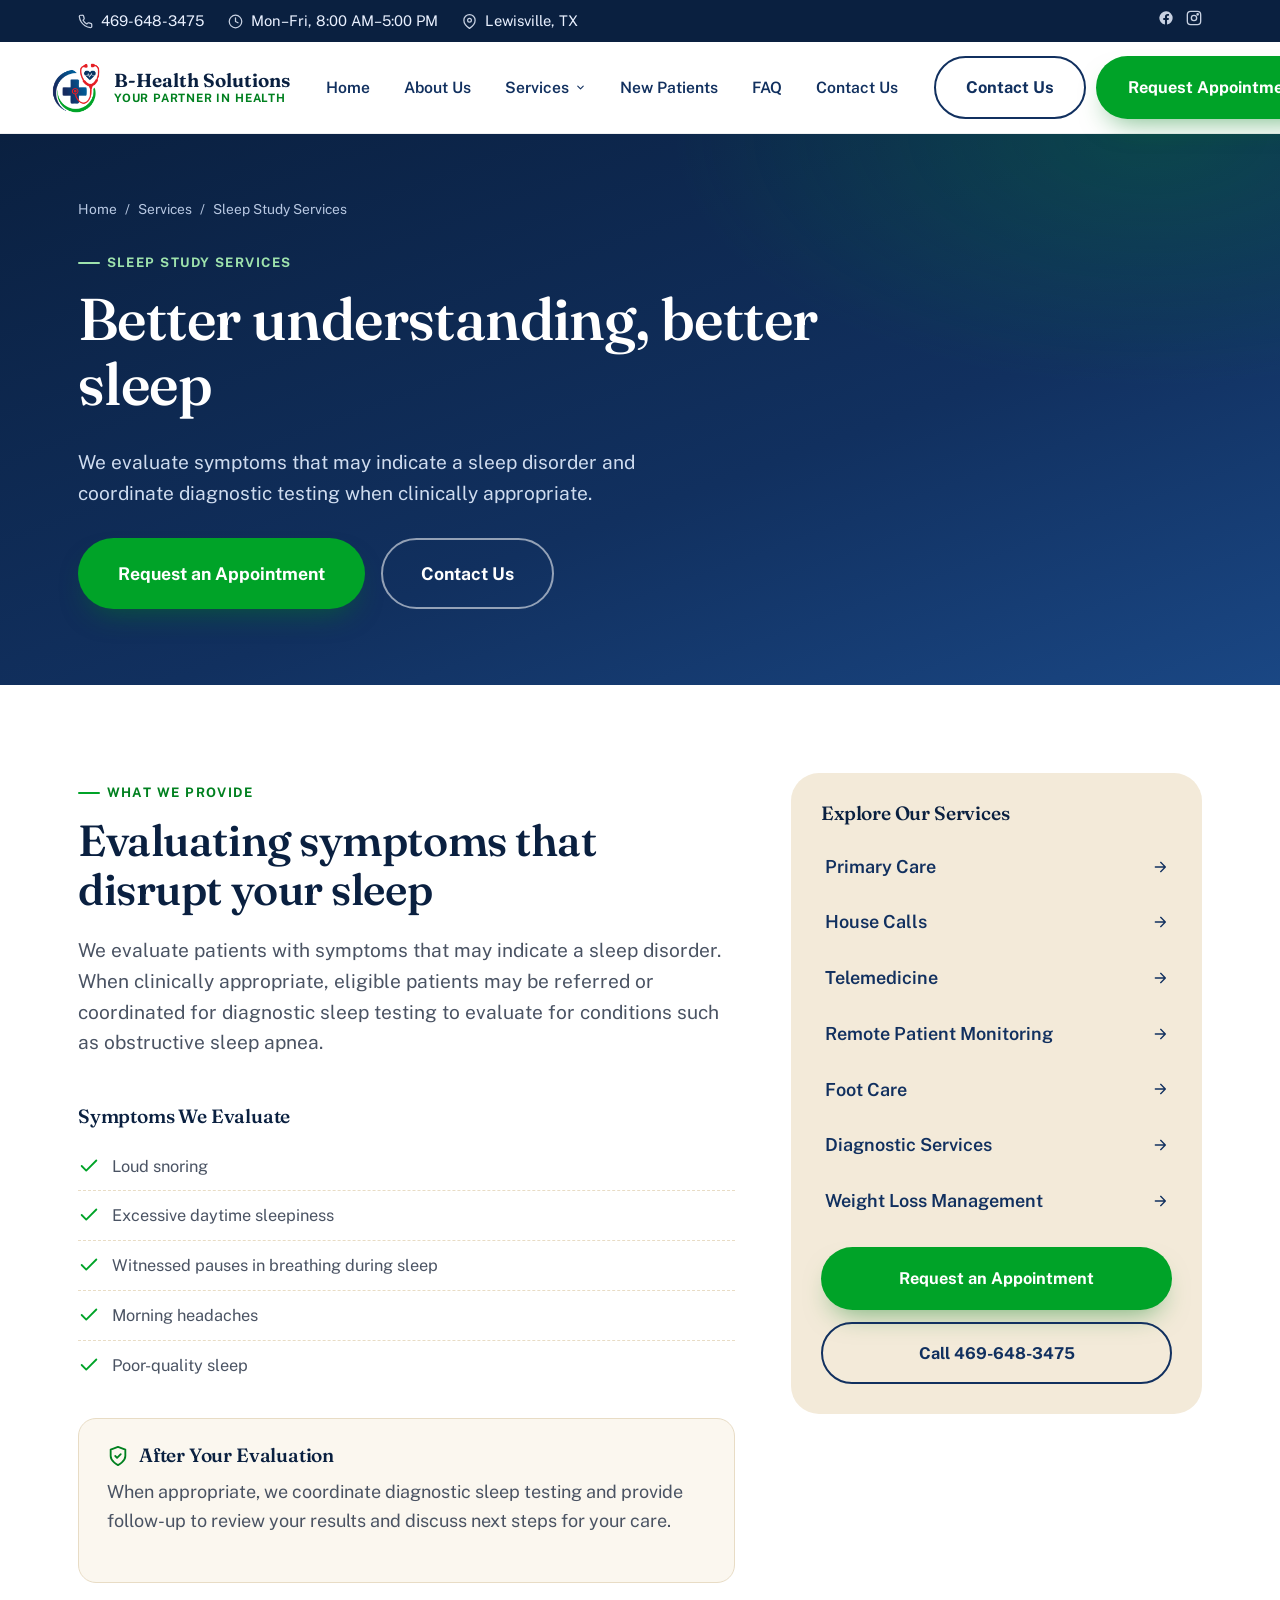
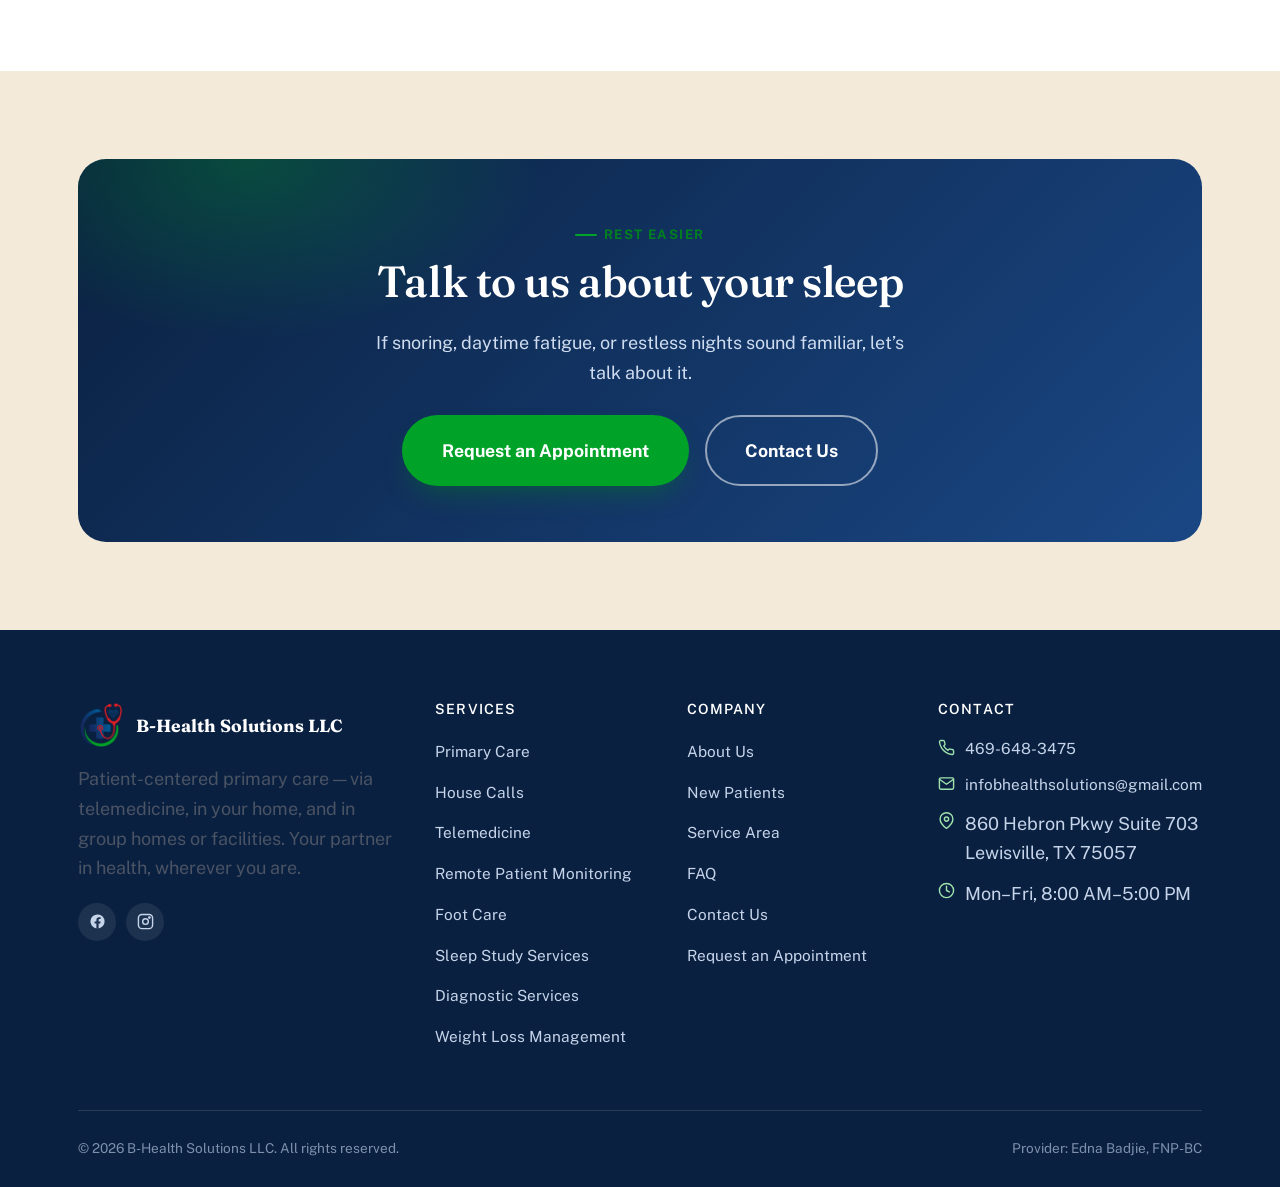
<file: sleep-study.html>
<!doctype html>
<html lang="en">
<head>
<meta charset="UTF-8">
<meta name="viewport" content="width=device-width, initial-scale=1.0">
<title>Sleep Study Services | B-Health Solutions LLC</title>
<meta name="description" content="B-Health Solutions LLC evaluates symptoms of sleep disorders and coordinates diagnostic sleep testing when clinically appropriate.">
<link rel="icon" href="images/icon-32.png" sizes="32x32">
<link rel="icon" href="images/icon-192.png" sizes="192x192">
<link rel="apple-touch-icon" href="images/apple-touch-icon.png">
<link rel="stylesheet" href="css/style.css">
</head>
<body>

<div class="topbar">
  <div class="container">
    <div class="topbar-left">
      <a href="tel:4696483475" class="topbar-item"><svg viewBox="0 0 24 24" fill="none" stroke="currentColor" stroke-width="2" stroke-linecap="round" stroke-linejoin="round"><path d="M22 16.92v3a2 2 0 0 1-2.18 2 19.79 19.79 0 0 1-8.63-3.07 19.5 19.5 0 0 1-6-6 19.79 19.79 0 0 1-3.07-8.67A2 2 0 0 1 4.11 2h3a2 2 0 0 1 2 1.72c.13.96.36 1.9.7 2.81a2 2 0 0 1-.45 2.11L8.09 9.91a16 16 0 0 0 6 6l1.27-1.27a2 2 0 0 1 2.11-.45c.91.34 1.85.57 2.81.7A2 2 0 0 1 22 16.92Z"/></svg><span>469-648-3475</span></a>
      <span class="topbar-item"><svg viewBox="0 0 24 24" fill="none" stroke="currentColor" stroke-width="2" stroke-linecap="round" stroke-linejoin="round"><circle cx="12" cy="12" r="10"/><path d="M12 6v6l4 2"/></svg><span>Mon&ndash;Fri, 8:00 AM&ndash;5:00 PM</span></span>
      <span class="topbar-item"><svg viewBox="0 0 24 24" fill="none" stroke="currentColor" stroke-width="2" stroke-linecap="round" stroke-linejoin="round"><path d="M21 10c0 7-9 13-9 13s-9-6-9-13a9 9 0 0 1 18 0Z"/><circle cx="12" cy="10" r="3"/></svg><span>Lewisville, TX</span></span>
    </div>
    <div class="topbar-social">
      <a href="#" aria-label="B-Health Solutions on Facebook"><svg viewBox="0 0 24 24" fill="currentColor"><path d="M22 12a10 10 0 1 0-11.56 9.88v-6.99H7.9V12h2.54V9.8c0-2.5 1.49-3.89 3.78-3.89 1.1 0 2.24.2 2.24.2v2.46h-1.26c-1.24 0-1.63.77-1.63 1.56V12h2.78l-.44 2.89h-2.34v6.99A10 10 0 0 0 22 12Z"/></svg></a>
      <a href="#" aria-label="B-Health Solutions on Instagram"><svg viewBox="0 0 24 24" fill="none" stroke="currentColor" stroke-width="2" stroke-linecap="round" stroke-linejoin="round"><rect x="2" y="2" width="20" height="20" rx="5"/><circle cx="12" cy="12" r="4"/><circle cx="17.5" cy="6.5" r="1"/></svg></a>
    </div>
  </div>
</div>

<header class="site-header">
  <div class="container nav-wrap">
    <a href="index.html" class="brand">
      <img src="images/icon-192.png" alt="B-Health Solutions LLC">
      <span class="brand-text"><strong>B-Health Solutions</strong><span>Your Partner In Health</span></span>
    </a>
    <nav class="main-nav" id="main-nav" aria-label="Primary">
      <div class="mobile-cta">
        <a href="new-patients.html" class="btn btn-primary btn-block">Request an Appointment</a>
        <a href="tel:4696483475" class="btn btn-outline btn-block">Call 469-648-3475</a>
      </div>
      <ul>
        <li><a href="index.html">Home</a></li>
        <li><a href="about.html">About Us</a></li>
        <li class="has-dropdown">
          <a href="services.html">Services <svg class="chev" viewBox="0 0 24 24" fill="none" stroke="currentColor" stroke-width="2.4" stroke-linecap="round" stroke-linejoin="round"><path d="m6 9 6 6 6-6"/></svg></a>
          <div class="dropdown dropdown-wide">
            <a href="primary-care.html">Primary Care<small>Routine &amp; preventive adult care</small></a>
            <a href="house-calls.html">House Calls<small>In-home primary care visits</small></a>
            <a href="telemedicine.html">Telemedicine<small>Virtual visits from home</small></a>
            <a href="remote-monitoring.html">Remote Patient Monitoring<small>Track vitals from home</small></a>
            <a href="foot-care.html">Foot Care<small>Routine foot health services</small></a>
            <a href="sleep-study.html">Sleep Study Services<small>Sleep disorder evaluation</small></a>
            <a href="diagnostics.html">Diagnostic Services<small>ABI, TM-Flow &amp; lab testing</small></a>
            <a href="weight-loss.html">Weight Loss Management<small>Supervised, individualized plans</small></a>
            <a href="service-area.html" class="dd-wide-row">Service Area<small>The cities we serve across DFW</small></a>
          </div>
        </li>
        <li><a href="new-patients.html">New Patients</a></li>
        <li><a href="faq.html">FAQ</a></li>
        <li><a href="contact.html">Contact Us</a></li>
      </ul>
    </nav>
    <div class="header-cta">
      <a href="contact.html" class="btn btn-outline">Contact Us</a>
      <a href="new-patients.html" class="btn btn-primary">Request Appointment</a>
      <button class="nav-toggle" aria-label="Open menu" aria-expanded="false" aria-controls="main-nav"><svg viewBox="0 0 24 24" fill="none" stroke="currentColor" stroke-width="2" stroke-linecap="round" stroke-linejoin="round"><path d="M3 6h18M3 12h18M3 18h18"/></svg></button>
    </div>
  </div>
  <div class="nav-scrim"></div>
</header>

<main>

  <section class="page-hero">
    <div class="container">
      <div class="breadcrumb"><a href="index.html">Home</a><span>/</span><a href="services.html">Services</a><span>/</span><span>Sleep Study Services</span></div>
      <span class="eyebrow">Sleep Study Services</span>
      <h1>Better understanding, better sleep</h1>
      <p class="lede">We evaluate symptoms that may indicate a sleep disorder and coordinate diagnostic testing when clinically appropriate.</p>
      <div class="cta-row">
        <a href="new-patients.html" class="btn btn-primary btn-lg">Request an Appointment</a>
        <a href="contact.html" class="btn btn-outline-light btn-lg">Contact Us</a>
      </div>
    </div>
  </section>

  <section class="section">
    <div class="container">
      <div class="service-layout">
        <div>
          <div class="section-head reveal">
            <span class="eyebrow">What We Provide</span>
            <h2>Evaluating symptoms that disrupt your sleep</h2>
            <p class="lede">We evaluate patients with symptoms that may indicate a sleep disorder. When clinically appropriate, eligible patients may be referred or coordinated for diagnostic sleep testing to evaluate for conditions such as obstructive sleep apnea.</p>
          </div>

          <h4 style="margin-bottom:14px;">Symptoms We Evaluate</h4>
          <ul class="check-list reveal">
            <li><svg viewBox="0 0 24 24" fill="none" stroke="currentColor" stroke-width="2" stroke-linecap="round" stroke-linejoin="round"><path d="M20 6 9 17l-5-5"/></svg>Loud snoring</li>
            <li><svg viewBox="0 0 24 24" fill="none" stroke="currentColor" stroke-width="2" stroke-linecap="round" stroke-linejoin="round"><path d="M20 6 9 17l-5-5"/></svg>Excessive daytime sleepiness</li>
            <li><svg viewBox="0 0 24 24" fill="none" stroke="currentColor" stroke-width="2" stroke-linecap="round" stroke-linejoin="round"><path d="M20 6 9 17l-5-5"/></svg>Witnessed pauses in breathing during sleep</li>
            <li><svg viewBox="0 0 24 24" fill="none" stroke="currentColor" stroke-width="2" stroke-linecap="round" stroke-linejoin="round"><path d="M20 6 9 17l-5-5"/></svg>Morning headaches</li>
            <li><svg viewBox="0 0 24 24" fill="none" stroke="currentColor" stroke-width="2" stroke-linecap="round" stroke-linejoin="round"><path d="M20 6 9 17l-5-5"/></svg>Poor-quality sleep</li>
          </ul>

          <div class="who-for reveal">
            <h4><svg viewBox="0 0 24 24" fill="none" stroke="currentColor" stroke-width="2" stroke-linecap="round" stroke-linejoin="round"><path d="M12 22s8-4 8-10V5l-8-3-8 3v7c0 6 8 10 8 10Z"/><path d="m9 12 2 2 4-4"/></svg>After Your Evaluation</h4>
            <p>When appropriate, we coordinate diagnostic sleep testing and provide follow-up to review your results and discuss next steps for your care.</p>
          </div>
        </div>

        <aside class="sidebar-card reveal">
          <h4>Explore Our Services</h4>
          <ul class="sidebar-links">
            <li><a href="primary-care.html">Primary Care <svg viewBox="0 0 24 24" fill="none" stroke="currentColor" stroke-width="2" stroke-linecap="round" stroke-linejoin="round"><path d="M5 12h14M13 5l7 7-7 7"/></svg></a></li>
            <li><a href="house-calls.html">House Calls <svg viewBox="0 0 24 24" fill="none" stroke="currentColor" stroke-width="2" stroke-linecap="round" stroke-linejoin="round"><path d="M5 12h14M13 5l7 7-7 7"/></svg></a></li>
            <li><a href="telemedicine.html">Telemedicine <svg viewBox="0 0 24 24" fill="none" stroke="currentColor" stroke-width="2" stroke-linecap="round" stroke-linejoin="round"><path d="M5 12h14M13 5l7 7-7 7"/></svg></a></li>
            <li><a href="remote-monitoring.html">Remote Patient Monitoring <svg viewBox="0 0 24 24" fill="none" stroke="currentColor" stroke-width="2" stroke-linecap="round" stroke-linejoin="round"><path d="M5 12h14M13 5l7 7-7 7"/></svg></a></li>
            <li><a href="foot-care.html">Foot Care <svg viewBox="0 0 24 24" fill="none" stroke="currentColor" stroke-width="2" stroke-linecap="round" stroke-linejoin="round"><path d="M5 12h14M13 5l7 7-7 7"/></svg></a></li>
            <li><a href="diagnostics.html">Diagnostic Services <svg viewBox="0 0 24 24" fill="none" stroke="currentColor" stroke-width="2" stroke-linecap="round" stroke-linejoin="round"><path d="M5 12h14M13 5l7 7-7 7"/></svg></a></li>
            <li><a href="weight-loss.html">Weight Loss Management <svg viewBox="0 0 24 24" fill="none" stroke="currentColor" stroke-width="2" stroke-linecap="round" stroke-linejoin="round"><path d="M5 12h14M13 5l7 7-7 7"/></svg></a></li>
          </ul>
          <a href="new-patients.html" class="btn btn-primary btn-block">Request an Appointment</a>
          <a href="tel:4696483475" class="btn btn-outline btn-block" style="margin-top:12px;">Call 469-648-3475</a>
        </aside>
      </div>
    </div>
  </section>

  <section class="section section--sand">
    <div class="container">
      <div class="cta-band reveal">
        <span class="eyebrow">Rest Easier</span>
        <h2>Talk to us about your sleep</h2>
        <p>If snoring, daytime fatigue, or restless nights sound familiar, let&rsquo;s talk about it.</p>
        <div class="cta-row">
          <a href="new-patients.html" class="btn btn-primary btn-lg">Request an Appointment</a>
          <a href="contact.html" class="btn btn-outline-light btn-lg">Contact Us</a>
        </div>
      </div>
    </div>
  </section>

</main>

<footer class="site-footer">
  <div class="container">
    <div class="footer-grid">
      <div>
        <a href="index.html" class="footer-brand">
          <img src="images/icon-192.png" alt="B-Health Solutions LLC">
          <strong>B-Health Solutions LLC</strong>
        </a>
        <p>Patient-centered primary care &mdash; via telemedicine, in your home, and in group homes or facilities. Your partner in health, wherever you are.</p>
        <div class="footer-social">
          <a href="#" aria-label="Facebook"><svg viewBox="0 0 24 24" fill="currentColor"><path d="M22 12a10 10 0 1 0-11.56 9.88v-6.99H7.9V12h2.54V9.8c0-2.5 1.49-3.89 3.78-3.89 1.1 0 2.24.2 2.24.2v2.46h-1.26c-1.24 0-1.63.77-1.63 1.56V12h2.78l-.44 2.89h-2.34v6.99A10 10 0 0 0 22 12Z"/></svg></a>
          <a href="#" aria-label="Instagram"><svg viewBox="0 0 24 24" fill="none" stroke="currentColor" stroke-width="2" stroke-linecap="round" stroke-linejoin="round"><rect x="2" y="2" width="20" height="20" rx="5"/><circle cx="12" cy="12" r="4"/><circle cx="17.5" cy="6.5" r="1"/></svg></a>
        </div>
      </div>
      <div>
        <h4>Services</h4>
        <ul>
          <li><a href="primary-care.html">Primary Care</a></li>
          <li><a href="house-calls.html">House Calls</a></li>
          <li><a href="telemedicine.html">Telemedicine</a></li>
          <li><a href="remote-monitoring.html">Remote Patient Monitoring</a></li>
          <li><a href="foot-care.html">Foot Care</a></li>
          <li><a href="sleep-study.html">Sleep Study Services</a></li>
          <li><a href="diagnostics.html">Diagnostic Services</a></li>
          <li><a href="weight-loss.html">Weight Loss Management</a></li>
        </ul>
      </div>
      <div>
        <h4>Company</h4>
        <ul>
          <li><a href="about.html">About Us</a></li>
          <li><a href="new-patients.html">New Patients</a></li>
          <li><a href="service-area.html">Service Area</a></li>
          <li><a href="faq.html">FAQ</a></li>
          <li><a href="contact.html">Contact Us</a></li>
          <li><a href="new-patients.html#request-form">Request an Appointment</a></li>
        </ul>
      </div>
      <div>
        <h4>Contact</h4>
        <ul class="footer-contact">
          <li><svg viewBox="0 0 24 24" fill="none" stroke="currentColor" stroke-width="2" stroke-linecap="round" stroke-linejoin="round"><path d="M22 16.92v3a2 2 0 0 1-2.18 2 19.79 19.79 0 0 1-8.63-3.07 19.5 19.5 0 0 1-6-6 19.79 19.79 0 0 1-3.07-8.67A2 2 0 0 1 4.11 2h3a2 2 0 0 1 2 1.72c.13.96.36 1.9.7 2.81a2 2 0 0 1-.45 2.11L8.09 9.91a16 16 0 0 0 6 6l1.27-1.27a2 2 0 0 1 2.11-.45c.91.34 1.85.57 2.81.7A2 2 0 0 1 22 16.92Z"/></svg><a href="tel:4696483475">469-648-3475</a></li>
          <li><svg viewBox="0 0 24 24" fill="none" stroke="currentColor" stroke-width="2" stroke-linecap="round" stroke-linejoin="round"><rect x="2" y="4" width="20" height="16" rx="2"/><path d="m22 6-10 7L2 6"/></svg><a href="mailto:infobhealthsolutions@gmail.com">infobhealthsolutions@gmail.com</a></li>
          <li><svg viewBox="0 0 24 24" fill="none" stroke="currentColor" stroke-width="2" stroke-linecap="round" stroke-linejoin="round"><path d="M21 10c0 7-9 13-9 13s-9-6-9-13a9 9 0 0 1 18 0Z"/><circle cx="12" cy="10" r="3"/></svg><span>860 Hebron Pkwy Suite 703<br>Lewisville, TX 75057</span></li>
          <li><svg viewBox="0 0 24 24" fill="none" stroke="currentColor" stroke-width="2" stroke-linecap="round" stroke-linejoin="round"><circle cx="12" cy="12" r="10"/><path d="M12 6v6l4 2"/></svg><span>Mon&ndash;Fri, 8:00 AM&ndash;5:00 PM</span></li>
        </ul>
      </div>
    </div>
    <div class="footer-bottom">
      <span>&copy; <span data-year></span> B-Health Solutions LLC. All rights reserved.</span>
      <span>Provider: Edna Badjie, FNP-BC</span>
    </div>
  </div>
</footer>

<script src="js/main.js"></script>
</body>
</html>
</file>
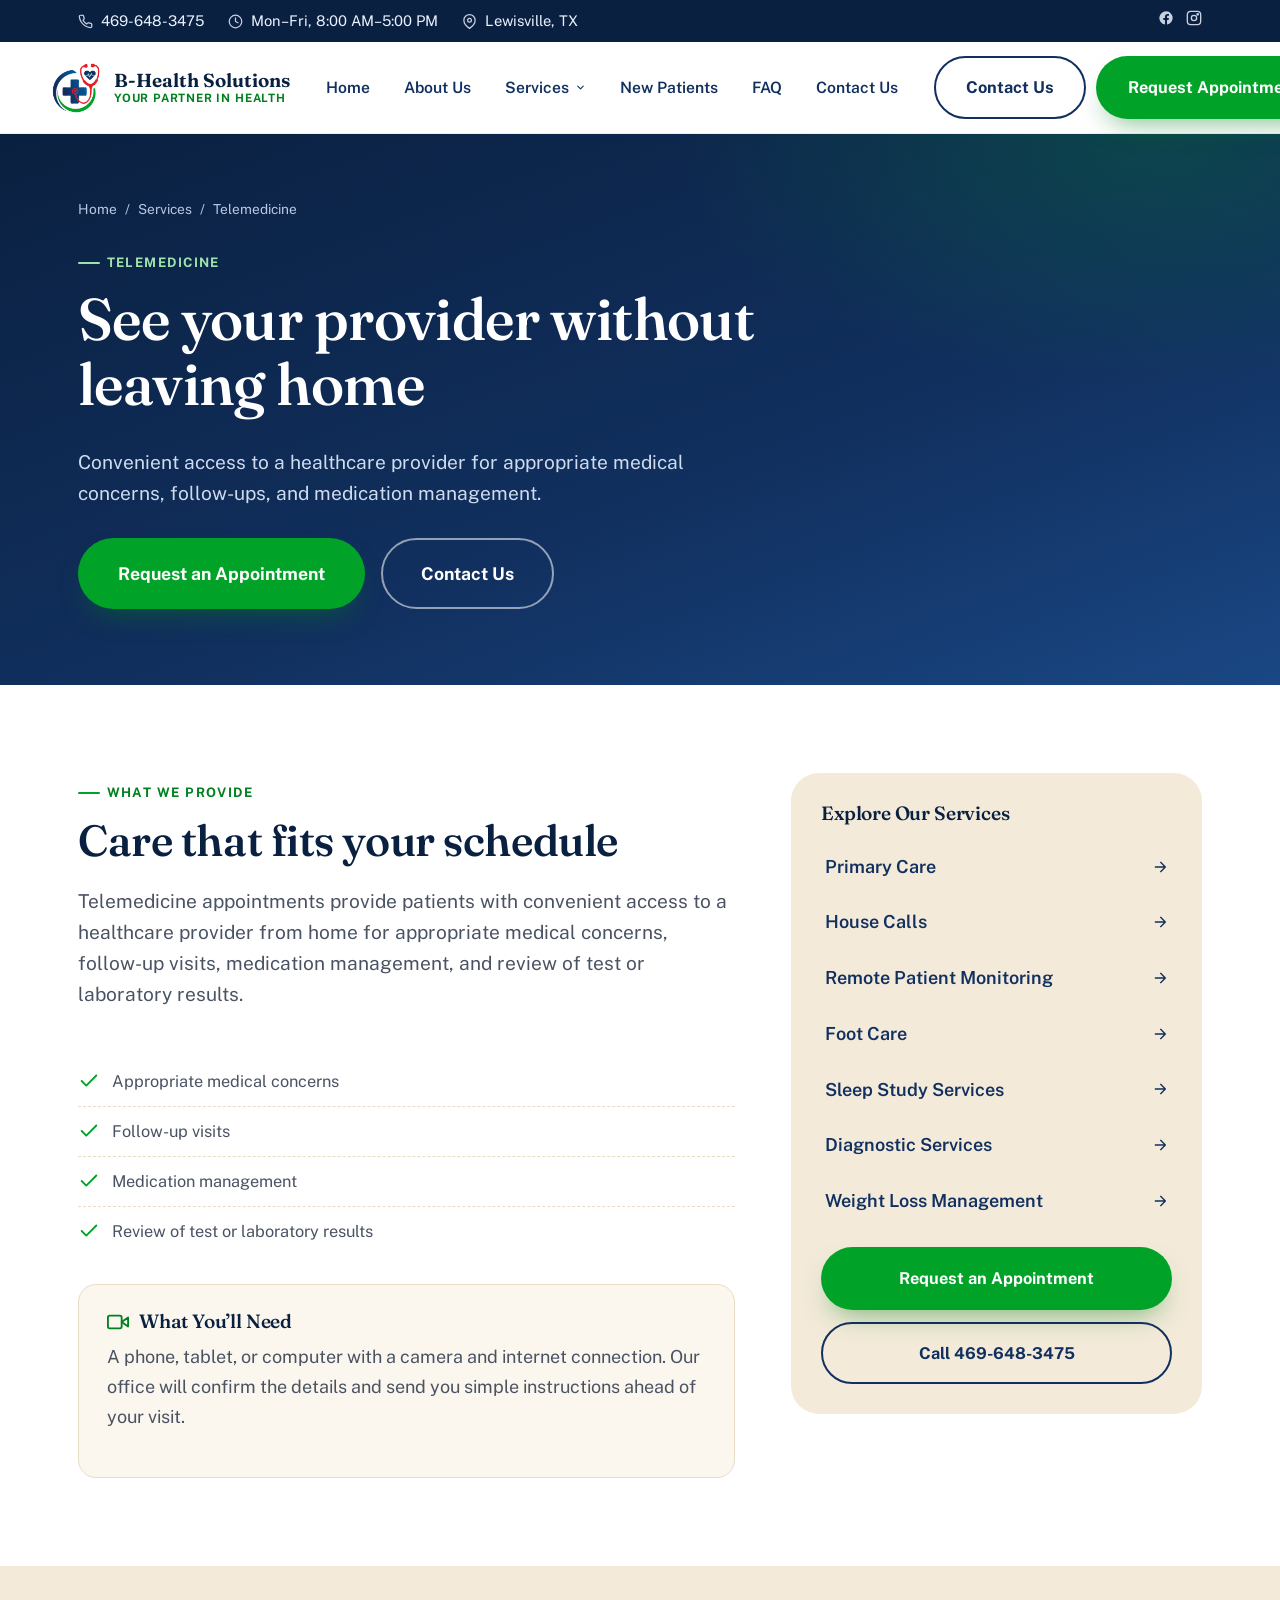
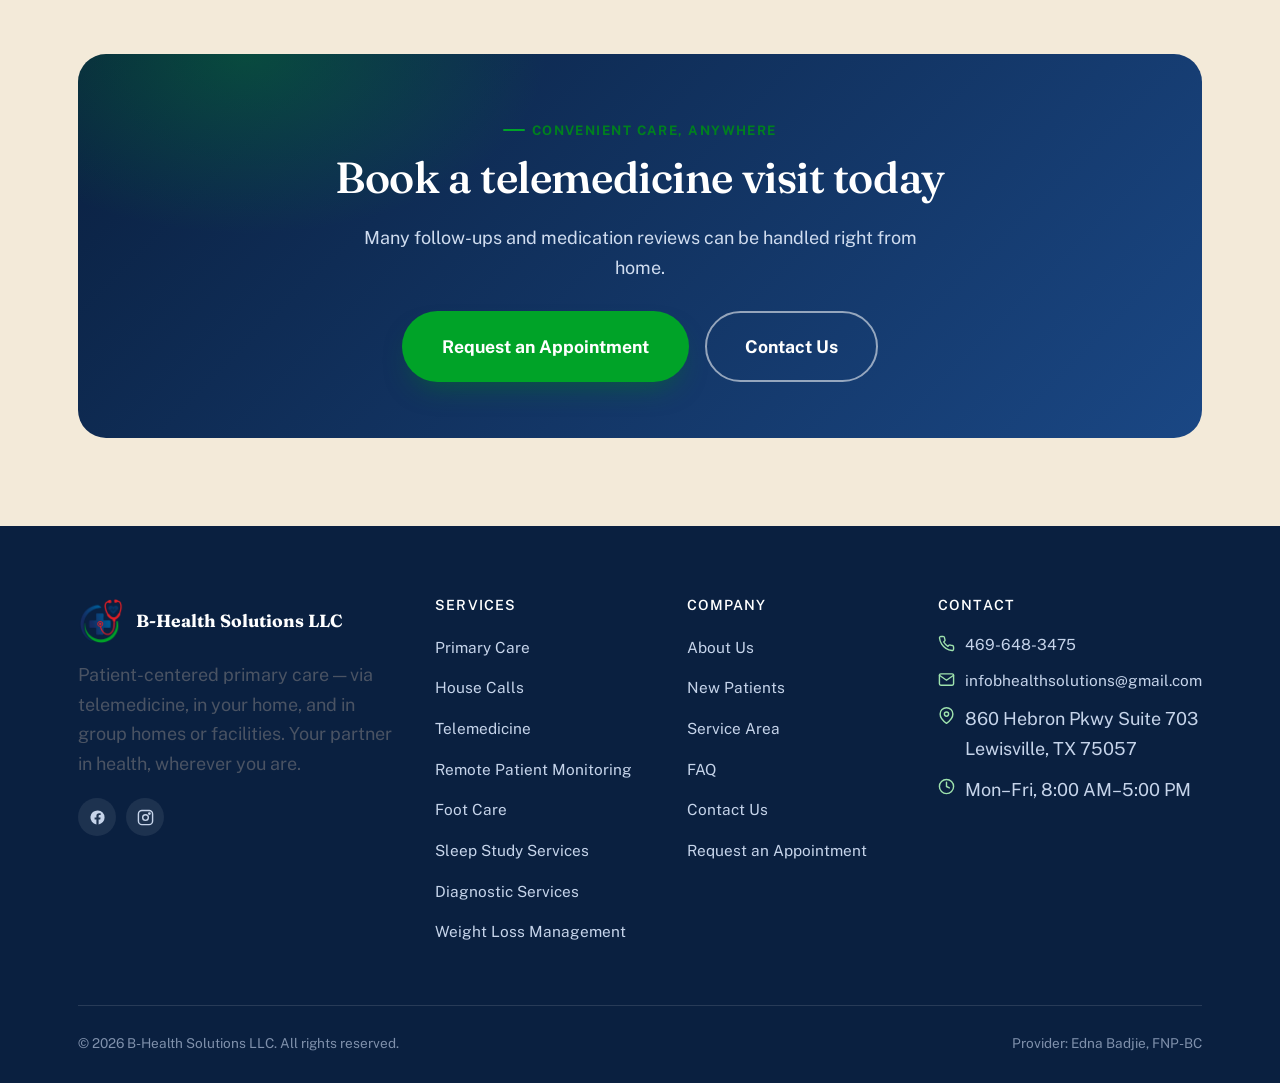
<file: telemedicine.html>
<!doctype html>
<html lang="en">
<head>
<meta charset="UTF-8">
<meta name="viewport" content="width=device-width, initial-scale=1.0">
<title>Telemedicine | B-Health Solutions LLC</title>
<meta name="description" content="Convenient telemedicine visits from B-Health Solutions LLC — see a provider from home for appropriate medical concerns, follow-ups, and medication management.">
<link rel="icon" href="images/icon-32.png" sizes="32x32">
<link rel="icon" href="images/icon-192.png" sizes="192x192">
<link rel="apple-touch-icon" href="images/apple-touch-icon.png">
<link rel="stylesheet" href="css/style.css">
</head>
<body>

<div class="topbar">
  <div class="container">
    <div class="topbar-left">
      <a href="tel:4696483475" class="topbar-item"><svg viewBox="0 0 24 24" fill="none" stroke="currentColor" stroke-width="2" stroke-linecap="round" stroke-linejoin="round"><path d="M22 16.92v3a2 2 0 0 1-2.18 2 19.79 19.79 0 0 1-8.63-3.07 19.5 19.5 0 0 1-6-6 19.79 19.79 0 0 1-3.07-8.67A2 2 0 0 1 4.11 2h3a2 2 0 0 1 2 1.72c.13.96.36 1.9.7 2.81a2 2 0 0 1-.45 2.11L8.09 9.91a16 16 0 0 0 6 6l1.27-1.27a2 2 0 0 1 2.11-.45c.91.34 1.85.57 2.81.7A2 2 0 0 1 22 16.92Z"/></svg><span>469-648-3475</span></a>
      <span class="topbar-item"><svg viewBox="0 0 24 24" fill="none" stroke="currentColor" stroke-width="2" stroke-linecap="round" stroke-linejoin="round"><circle cx="12" cy="12" r="10"/><path d="M12 6v6l4 2"/></svg><span>Mon&ndash;Fri, 8:00 AM&ndash;5:00 PM</span></span>
      <span class="topbar-item"><svg viewBox="0 0 24 24" fill="none" stroke="currentColor" stroke-width="2" stroke-linecap="round" stroke-linejoin="round"><path d="M21 10c0 7-9 13-9 13s-9-6-9-13a9 9 0 0 1 18 0Z"/><circle cx="12" cy="10" r="3"/></svg><span>Lewisville, TX</span></span>
    </div>
    <div class="topbar-social">
      <a href="#" aria-label="B-Health Solutions on Facebook"><svg viewBox="0 0 24 24" fill="currentColor"><path d="M22 12a10 10 0 1 0-11.56 9.88v-6.99H7.9V12h2.54V9.8c0-2.5 1.49-3.89 3.78-3.89 1.1 0 2.24.2 2.24.2v2.46h-1.26c-1.24 0-1.63.77-1.63 1.56V12h2.78l-.44 2.89h-2.34v6.99A10 10 0 0 0 22 12Z"/></svg></a>
      <a href="#" aria-label="B-Health Solutions on Instagram"><svg viewBox="0 0 24 24" fill="none" stroke="currentColor" stroke-width="2" stroke-linecap="round" stroke-linejoin="round"><rect x="2" y="2" width="20" height="20" rx="5"/><circle cx="12" cy="12" r="4"/><circle cx="17.5" cy="6.5" r="1"/></svg></a>
    </div>
  </div>
</div>

<header class="site-header">
  <div class="container nav-wrap">
    <a href="index.html" class="brand">
      <img src="images/icon-192.png" alt="B-Health Solutions LLC">
      <span class="brand-text"><strong>B-Health Solutions</strong><span>Your Partner In Health</span></span>
    </a>
    <nav class="main-nav" id="main-nav" aria-label="Primary">
      <div class="mobile-cta">
        <a href="new-patients.html" class="btn btn-primary btn-block">Request an Appointment</a>
        <a href="tel:4696483475" class="btn btn-outline btn-block">Call 469-648-3475</a>
      </div>
      <ul>
        <li><a href="index.html">Home</a></li>
        <li><a href="about.html">About Us</a></li>
        <li class="has-dropdown">
          <a href="services.html">Services <svg class="chev" viewBox="0 0 24 24" fill="none" stroke="currentColor" stroke-width="2.4" stroke-linecap="round" stroke-linejoin="round"><path d="m6 9 6 6 6-6"/></svg></a>
          <div class="dropdown dropdown-wide">
            <a href="primary-care.html">Primary Care<small>Routine &amp; preventive adult care</small></a>
            <a href="house-calls.html">House Calls<small>In-home primary care visits</small></a>
            <a href="telemedicine.html">Telemedicine<small>Virtual visits from home</small></a>
            <a href="remote-monitoring.html">Remote Patient Monitoring<small>Track vitals from home</small></a>
            <a href="foot-care.html">Foot Care<small>Routine foot health services</small></a>
            <a href="sleep-study.html">Sleep Study Services<small>Sleep disorder evaluation</small></a>
            <a href="diagnostics.html">Diagnostic Services<small>ABI, TM-Flow &amp; lab testing</small></a>
            <a href="weight-loss.html">Weight Loss Management<small>Supervised, individualized plans</small></a>
            <a href="service-area.html" class="dd-wide-row">Service Area<small>The cities we serve across DFW</small></a>
          </div>
        </li>
        <li><a href="new-patients.html">New Patients</a></li>
        <li><a href="faq.html">FAQ</a></li>
        <li><a href="contact.html">Contact Us</a></li>
      </ul>
    </nav>
    <div class="header-cta">
      <a href="contact.html" class="btn btn-outline">Contact Us</a>
      <a href="new-patients.html" class="btn btn-primary">Request Appointment</a>
      <button class="nav-toggle" aria-label="Open menu" aria-expanded="false" aria-controls="main-nav"><svg viewBox="0 0 24 24" fill="none" stroke="currentColor" stroke-width="2" stroke-linecap="round" stroke-linejoin="round"><path d="M3 6h18M3 12h18M3 18h18"/></svg></button>
    </div>
  </div>
  <div class="nav-scrim"></div>
</header>

<main>

  <section class="page-hero">
    <div class="container">
      <div class="breadcrumb"><a href="index.html">Home</a><span>/</span><a href="services.html">Services</a><span>/</span><span>Telemedicine</span></div>
      <span class="eyebrow">Telemedicine</span>
      <h1>See your provider without leaving home</h1>
      <p class="lede">Convenient access to a healthcare provider for appropriate medical concerns, follow-ups, and medication management.</p>
      <div class="cta-row">
        <a href="new-patients.html" class="btn btn-primary btn-lg">Request an Appointment</a>
        <a href="contact.html" class="btn btn-outline-light btn-lg">Contact Us</a>
      </div>
    </div>
  </section>

  <section class="section">
    <div class="container">
      <div class="service-layout">
        <div>
          <div class="section-head reveal">
            <span class="eyebrow">What We Provide</span>
            <h2>Care that fits your schedule</h2>
            <p class="lede">Telemedicine appointments provide patients with convenient access to a healthcare provider from home for appropriate medical concerns, follow-up visits, medication management, and review of test or laboratory results.</p>
          </div>
          <ul class="check-list reveal">
            <li><svg viewBox="0 0 24 24" fill="none" stroke="currentColor" stroke-width="2" stroke-linecap="round" stroke-linejoin="round"><path d="M20 6 9 17l-5-5"/></svg>Appropriate medical concerns</li>
            <li><svg viewBox="0 0 24 24" fill="none" stroke="currentColor" stroke-width="2" stroke-linecap="round" stroke-linejoin="round"><path d="M20 6 9 17l-5-5"/></svg>Follow-up visits</li>
            <li><svg viewBox="0 0 24 24" fill="none" stroke="currentColor" stroke-width="2" stroke-linecap="round" stroke-linejoin="round"><path d="M20 6 9 17l-5-5"/></svg>Medication management</li>
            <li><svg viewBox="0 0 24 24" fill="none" stroke="currentColor" stroke-width="2" stroke-linecap="round" stroke-linejoin="round"><path d="M20 6 9 17l-5-5"/></svg>Review of test or laboratory results</li>
          </ul>

          <div class="who-for reveal">
            <h4><svg viewBox="0 0 24 24" fill="none" stroke="currentColor" stroke-width="2" stroke-linecap="round" stroke-linejoin="round"><path d="m23 7-7 5 7 5V7z"/><rect x="1" y="5" width="15" height="14" rx="2"/></svg>What You&rsquo;ll Need</h4>
            <p>A phone, tablet, or computer with a camera and internet connection. Our office will confirm the details and send you simple instructions ahead of your visit.</p>
          </div>
        </div>

        <aside class="sidebar-card reveal">
          <h4>Explore Our Services</h4>
          <ul class="sidebar-links">
            <li><a href="primary-care.html">Primary Care <svg viewBox="0 0 24 24" fill="none" stroke="currentColor" stroke-width="2" stroke-linecap="round" stroke-linejoin="round"><path d="M5 12h14M13 5l7 7-7 7"/></svg></a></li>
            <li><a href="house-calls.html">House Calls <svg viewBox="0 0 24 24" fill="none" stroke="currentColor" stroke-width="2" stroke-linecap="round" stroke-linejoin="round"><path d="M5 12h14M13 5l7 7-7 7"/></svg></a></li>
            <li><a href="remote-monitoring.html">Remote Patient Monitoring <svg viewBox="0 0 24 24" fill="none" stroke="currentColor" stroke-width="2" stroke-linecap="round" stroke-linejoin="round"><path d="M5 12h14M13 5l7 7-7 7"/></svg></a></li>
            <li><a href="foot-care.html">Foot Care <svg viewBox="0 0 24 24" fill="none" stroke="currentColor" stroke-width="2" stroke-linecap="round" stroke-linejoin="round"><path d="M5 12h14M13 5l7 7-7 7"/></svg></a></li>
            <li><a href="sleep-study.html">Sleep Study Services <svg viewBox="0 0 24 24" fill="none" stroke="currentColor" stroke-width="2" stroke-linecap="round" stroke-linejoin="round"><path d="M5 12h14M13 5l7 7-7 7"/></svg></a></li>
            <li><a href="diagnostics.html">Diagnostic Services <svg viewBox="0 0 24 24" fill="none" stroke="currentColor" stroke-width="2" stroke-linecap="round" stroke-linejoin="round"><path d="M5 12h14M13 5l7 7-7 7"/></svg></a></li>
            <li><a href="weight-loss.html">Weight Loss Management <svg viewBox="0 0 24 24" fill="none" stroke="currentColor" stroke-width="2" stroke-linecap="round" stroke-linejoin="round"><path d="M5 12h14M13 5l7 7-7 7"/></svg></a></li>
          </ul>
          <a href="new-patients.html" class="btn btn-primary btn-block">Request an Appointment</a>
          <a href="tel:4696483475" class="btn btn-outline btn-block" style="margin-top:12px;">Call 469-648-3475</a>
        </aside>
      </div>
    </div>
  </section>

  <section class="section section--sand">
    <div class="container">
      <div class="cta-band reveal">
        <span class="eyebrow">Convenient Care, Anywhere</span>
        <h2>Book a telemedicine visit today</h2>
        <p>Many follow-ups and medication reviews can be handled right from home.</p>
        <div class="cta-row">
          <a href="new-patients.html" class="btn btn-primary btn-lg">Request an Appointment</a>
          <a href="contact.html" class="btn btn-outline-light btn-lg">Contact Us</a>
        </div>
      </div>
    </div>
  </section>

</main>

<footer class="site-footer">
  <div class="container">
    <div class="footer-grid">
      <div>
        <a href="index.html" class="footer-brand">
          <img src="images/icon-192.png" alt="B-Health Solutions LLC">
          <strong>B-Health Solutions LLC</strong>
        </a>
        <p>Patient-centered primary care &mdash; via telemedicine, in your home, and in group homes or facilities. Your partner in health, wherever you are.</p>
        <div class="footer-social">
          <a href="#" aria-label="Facebook"><svg viewBox="0 0 24 24" fill="currentColor"><path d="M22 12a10 10 0 1 0-11.56 9.88v-6.99H7.9V12h2.54V9.8c0-2.5 1.49-3.89 3.78-3.89 1.1 0 2.24.2 2.24.2v2.46h-1.26c-1.24 0-1.63.77-1.63 1.56V12h2.78l-.44 2.89h-2.34v6.99A10 10 0 0 0 22 12Z"/></svg></a>
          <a href="#" aria-label="Instagram"><svg viewBox="0 0 24 24" fill="none" stroke="currentColor" stroke-width="2" stroke-linecap="round" stroke-linejoin="round"><rect x="2" y="2" width="20" height="20" rx="5"/><circle cx="12" cy="12" r="4"/><circle cx="17.5" cy="6.5" r="1"/></svg></a>
        </div>
      </div>
      <div>
        <h4>Services</h4>
        <ul>
          <li><a href="primary-care.html">Primary Care</a></li>
          <li><a href="house-calls.html">House Calls</a></li>
          <li><a href="telemedicine.html">Telemedicine</a></li>
          <li><a href="remote-monitoring.html">Remote Patient Monitoring</a></li>
          <li><a href="foot-care.html">Foot Care</a></li>
          <li><a href="sleep-study.html">Sleep Study Services</a></li>
          <li><a href="diagnostics.html">Diagnostic Services</a></li>
          <li><a href="weight-loss.html">Weight Loss Management</a></li>
        </ul>
      </div>
      <div>
        <h4>Company</h4>
        <ul>
          <li><a href="about.html">About Us</a></li>
          <li><a href="new-patients.html">New Patients</a></li>
          <li><a href="service-area.html">Service Area</a></li>
          <li><a href="faq.html">FAQ</a></li>
          <li><a href="contact.html">Contact Us</a></li>
          <li><a href="new-patients.html#request-form">Request an Appointment</a></li>
        </ul>
      </div>
      <div>
        <h4>Contact</h4>
        <ul class="footer-contact">
          <li><svg viewBox="0 0 24 24" fill="none" stroke="currentColor" stroke-width="2" stroke-linecap="round" stroke-linejoin="round"><path d="M22 16.92v3a2 2 0 0 1-2.18 2 19.79 19.79 0 0 1-8.63-3.07 19.5 19.5 0 0 1-6-6 19.79 19.79 0 0 1-3.07-8.67A2 2 0 0 1 4.11 2h3a2 2 0 0 1 2 1.72c.13.96.36 1.9.7 2.81a2 2 0 0 1-.45 2.11L8.09 9.91a16 16 0 0 0 6 6l1.27-1.27a2 2 0 0 1 2.11-.45c.91.34 1.85.57 2.81.7A2 2 0 0 1 22 16.92Z"/></svg><a href="tel:4696483475">469-648-3475</a></li>
          <li><svg viewBox="0 0 24 24" fill="none" stroke="currentColor" stroke-width="2" stroke-linecap="round" stroke-linejoin="round"><rect x="2" y="4" width="20" height="16" rx="2"/><path d="m22 6-10 7L2 6"/></svg><a href="mailto:infobhealthsolutions@gmail.com">infobhealthsolutions@gmail.com</a></li>
          <li><svg viewBox="0 0 24 24" fill="none" stroke="currentColor" stroke-width="2" stroke-linecap="round" stroke-linejoin="round"><path d="M21 10c0 7-9 13-9 13s-9-6-9-13a9 9 0 0 1 18 0Z"/><circle cx="12" cy="10" r="3"/></svg><span>860 Hebron Pkwy Suite 703<br>Lewisville, TX 75057</span></li>
          <li><svg viewBox="0 0 24 24" fill="none" stroke="currentColor" stroke-width="2" stroke-linecap="round" stroke-linejoin="round"><circle cx="12" cy="12" r="10"/><path d="M12 6v6l4 2"/></svg><span>Mon&ndash;Fri, 8:00 AM&ndash;5:00 PM</span></li>
        </ul>
      </div>
    </div>
    <div class="footer-bottom">
      <span>&copy; <span data-year></span> B-Health Solutions LLC. All rights reserved.</span>
      <span>Provider: Edna Badjie, FNP-BC</span>
    </div>
  </div>
</footer>

<script src="js/main.js"></script>
</body>
</html>
</file>
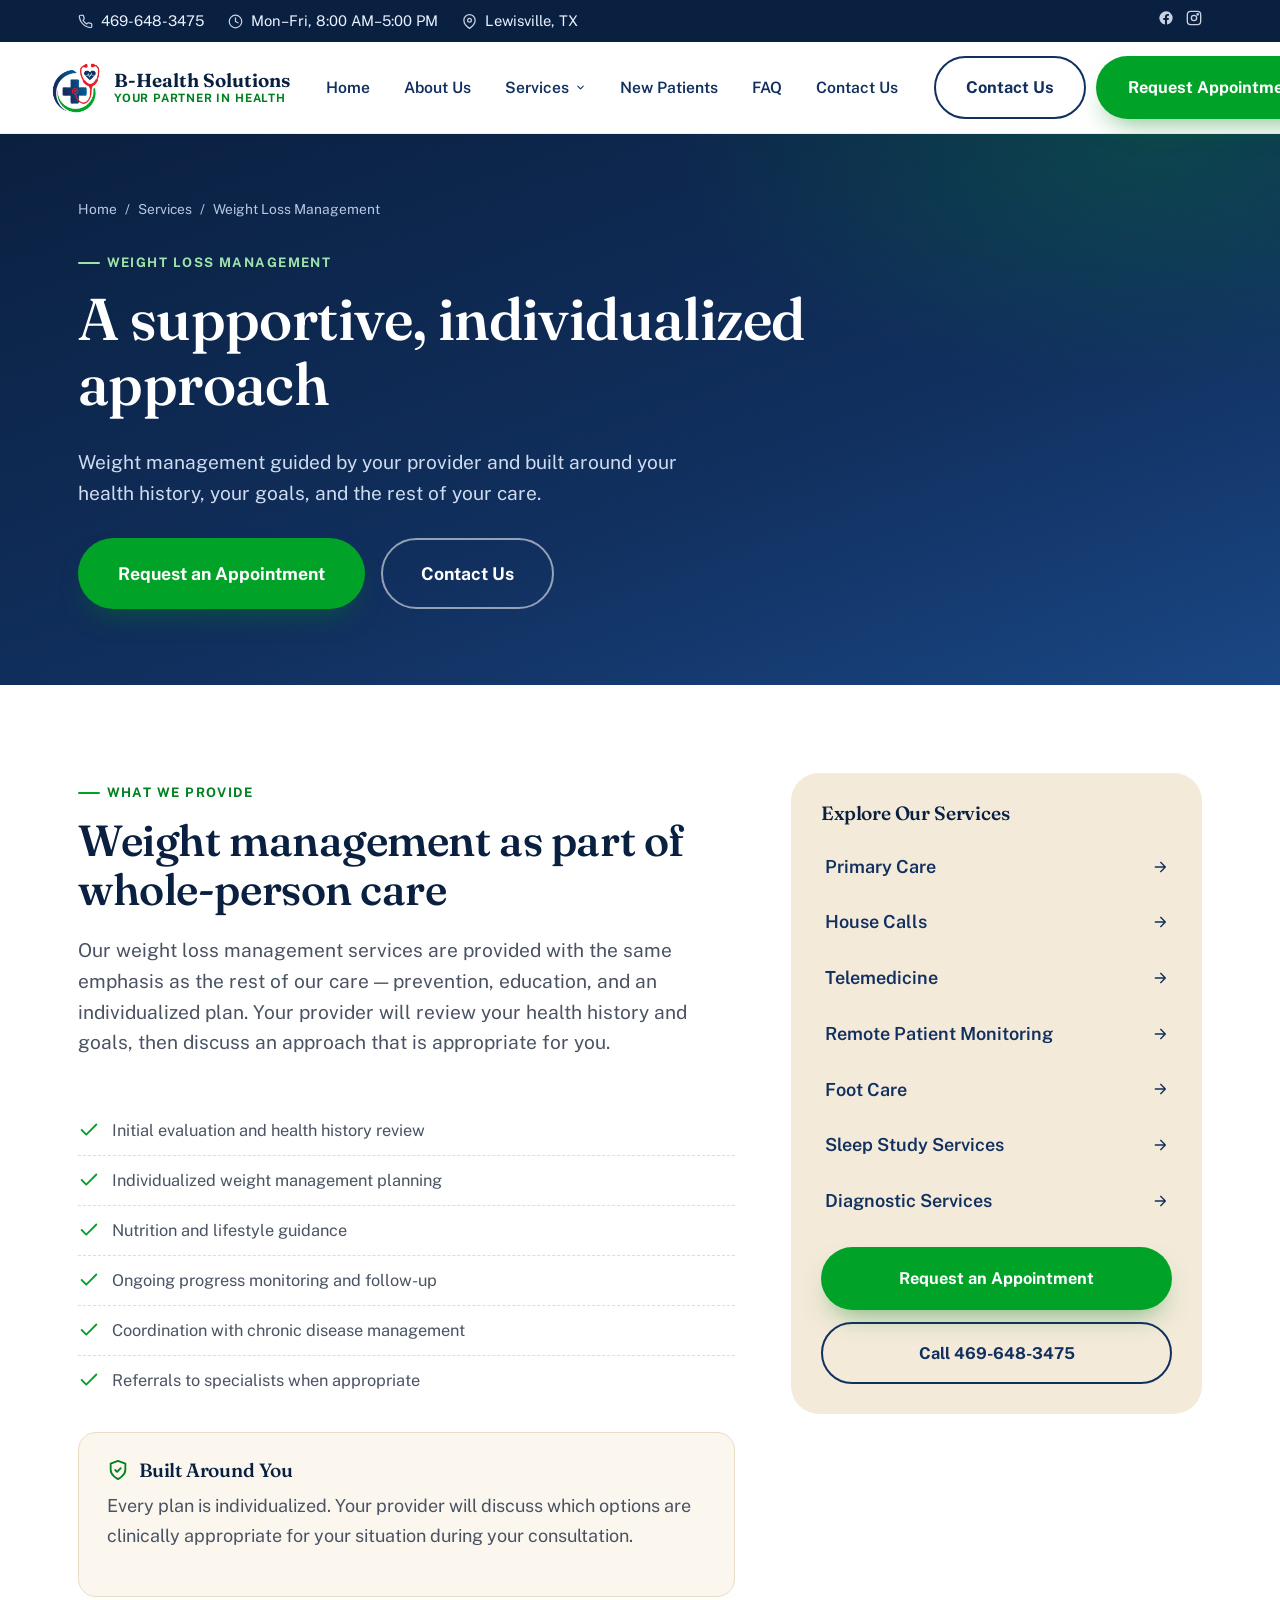
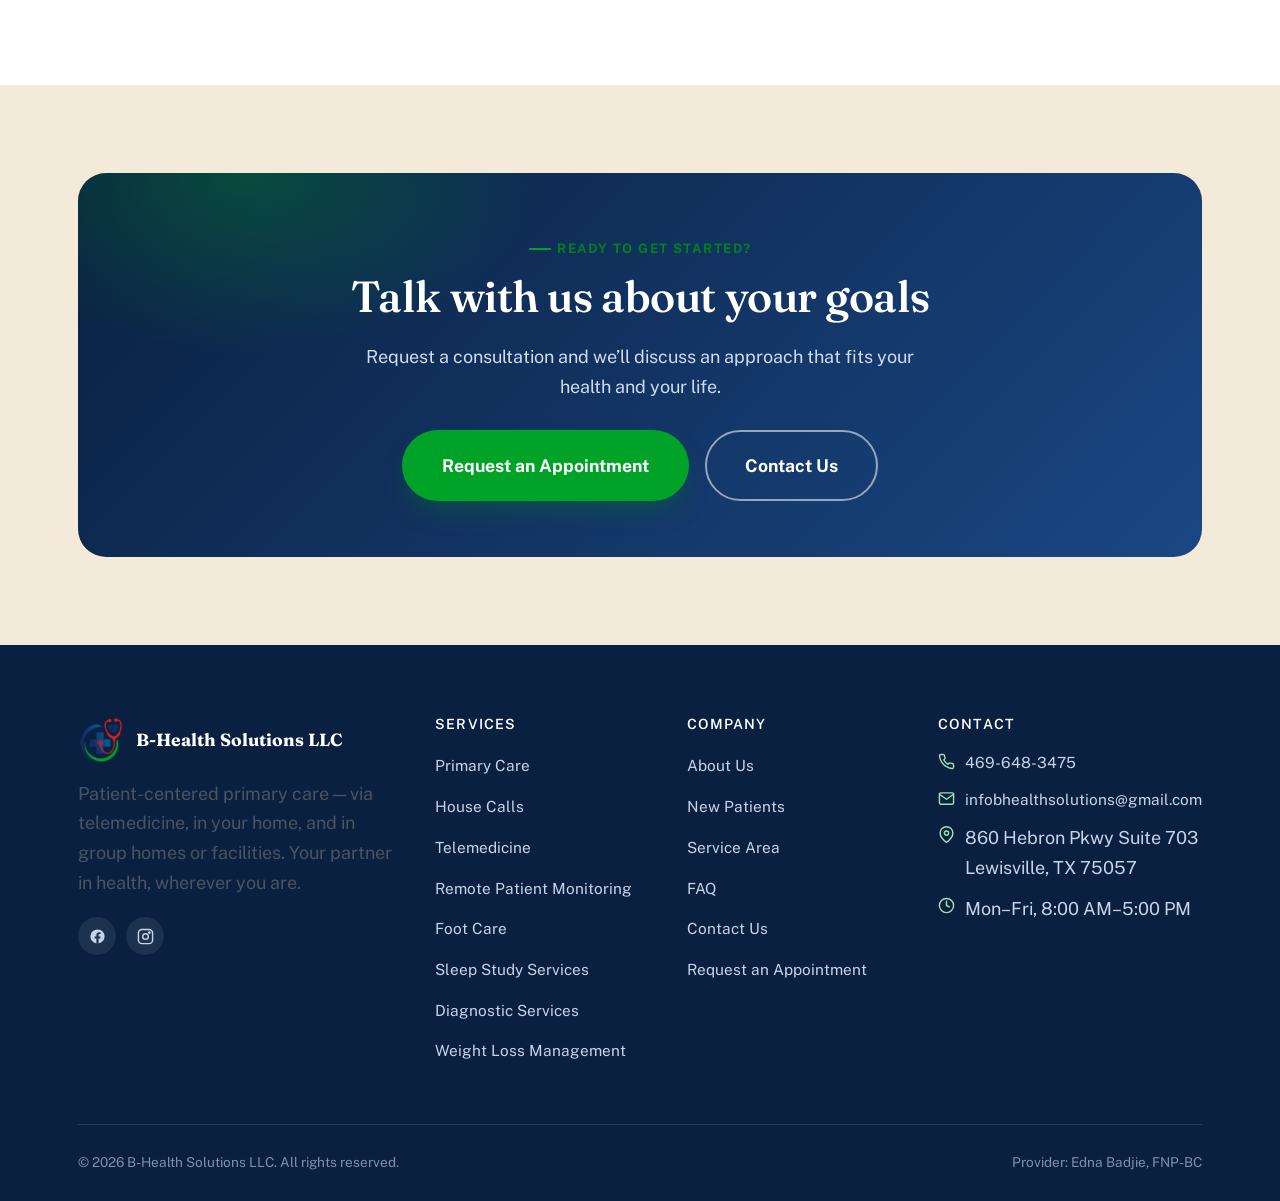
<file: weight-loss.html>
<!doctype html>
<html lang="en">
<head>
<meta charset="UTF-8">
<meta name="viewport" content="width=device-width, initial-scale=1.0">
<title>Weight Loss Management | B-Health Solutions LLC</title>
<meta name="description" content="Medically supervised weight loss management from B-Health Solutions LLC — individualized plans coordinated with your primary care.">
<link rel="icon" href="images/icon-32.png" sizes="32x32">
<link rel="icon" href="images/icon-192.png" sizes="192x192">
<link rel="apple-touch-icon" href="images/apple-touch-icon.png">
<link rel="stylesheet" href="css/style.css">
</head>
<body>

<div class="topbar">
  <div class="container">
    <div class="topbar-left">
      <a href="tel:4696483475" class="topbar-item"><svg viewBox="0 0 24 24" fill="none" stroke="currentColor" stroke-width="2" stroke-linecap="round" stroke-linejoin="round"><path d="M22 16.92v3a2 2 0 0 1-2.18 2 19.79 19.79 0 0 1-8.63-3.07 19.5 19.5 0 0 1-6-6 19.79 19.79 0 0 1-3.07-8.67A2 2 0 0 1 4.11 2h3a2 2 0 0 1 2 1.72c.13.96.36 1.9.7 2.81a2 2 0 0 1-.45 2.11L8.09 9.91a16 16 0 0 0 6 6l1.27-1.27a2 2 0 0 1 2.11-.45c.91.34 1.85.57 2.81.7A2 2 0 0 1 22 16.92Z"/></svg><span>469-648-3475</span></a>
      <span class="topbar-item"><svg viewBox="0 0 24 24" fill="none" stroke="currentColor" stroke-width="2" stroke-linecap="round" stroke-linejoin="round"><circle cx="12" cy="12" r="10"/><path d="M12 6v6l4 2"/></svg><span>Mon&ndash;Fri, 8:00 AM&ndash;5:00 PM</span></span>
      <span class="topbar-item"><svg viewBox="0 0 24 24" fill="none" stroke="currentColor" stroke-width="2" stroke-linecap="round" stroke-linejoin="round"><path d="M21 10c0 7-9 13-9 13s-9-6-9-13a9 9 0 0 1 18 0Z"/><circle cx="12" cy="10" r="3"/></svg><span>Lewisville, TX</span></span>
    </div>
    <div class="topbar-social">
      <a href="#" aria-label="B-Health Solutions on Facebook"><svg viewBox="0 0 24 24" fill="currentColor"><path d="M22 12a10 10 0 1 0-11.56 9.88v-6.99H7.9V12h2.54V9.8c0-2.5 1.49-3.89 3.78-3.89 1.1 0 2.24.2 2.24.2v2.46h-1.26c-1.24 0-1.63.77-1.63 1.56V12h2.78l-.44 2.89h-2.34v6.99A10 10 0 0 0 22 12Z"/></svg></a>
      <a href="#" aria-label="B-Health Solutions on Instagram"><svg viewBox="0 0 24 24" fill="none" stroke="currentColor" stroke-width="2" stroke-linecap="round" stroke-linejoin="round"><rect x="2" y="2" width="20" height="20" rx="5"/><circle cx="12" cy="12" r="4"/><circle cx="17.5" cy="6.5" r="1"/></svg></a>
    </div>
  </div>
</div>

<header class="site-header">
  <div class="container nav-wrap">
    <a href="index.html" class="brand">
      <img src="images/icon-192.png" alt="B-Health Solutions LLC">
      <span class="brand-text"><strong>B-Health Solutions</strong><span>Your Partner In Health</span></span>
    </a>
    <nav class="main-nav" id="main-nav" aria-label="Primary">
      <div class="mobile-cta">
        <a href="new-patients.html" class="btn btn-primary btn-block">Request an Appointment</a>
        <a href="tel:4696483475" class="btn btn-outline btn-block">Call 469-648-3475</a>
      </div>
      <ul>
        <li><a href="index.html">Home</a></li>
        <li><a href="about.html">About Us</a></li>
        <li class="has-dropdown">
          <a href="services.html">Services <svg class="chev" viewBox="0 0 24 24" fill="none" stroke="currentColor" stroke-width="2.4" stroke-linecap="round" stroke-linejoin="round"><path d="m6 9 6 6 6-6"/></svg></a>
          <div class="dropdown dropdown-wide">
            <a href="primary-care.html">Primary Care<small>Routine &amp; preventive adult care</small></a>
            <a href="house-calls.html">House Calls<small>In-home primary care visits</small></a>
            <a href="telemedicine.html">Telemedicine<small>Virtual visits from home</small></a>
            <a href="remote-monitoring.html">Remote Patient Monitoring<small>Track vitals from home</small></a>
            <a href="foot-care.html">Foot Care<small>Routine foot health services</small></a>
            <a href="sleep-study.html">Sleep Study Services<small>Sleep disorder evaluation</small></a>
            <a href="diagnostics.html">Diagnostic Services<small>ABI, TM-Flow &amp; lab testing</small></a>
            <a href="weight-loss.html">Weight Loss Management<small>Supervised, individualized plans</small></a>
            <a href="service-area.html" class="dd-wide-row">Service Area<small>The cities we serve across DFW</small></a>
          </div>
        </li>
        <li><a href="new-patients.html">New Patients</a></li>
        <li><a href="faq.html">FAQ</a></li>
        <li><a href="contact.html">Contact Us</a></li>
      </ul>
    </nav>
    <div class="header-cta">
      <a href="contact.html" class="btn btn-outline">Contact Us</a>
      <a href="new-patients.html" class="btn btn-primary">Request Appointment</a>
      <button class="nav-toggle" aria-label="Open menu" aria-expanded="false" aria-controls="main-nav"><svg viewBox="0 0 24 24" fill="none" stroke="currentColor" stroke-width="2" stroke-linecap="round" stroke-linejoin="round"><path d="M3 6h18M3 12h18M3 18h18"/></svg></button>
    </div>
  </div>
  <div class="nav-scrim"></div>
</header>

<main>

  <section class="page-hero">
    <div class="container">
      <div class="breadcrumb"><a href="index.html">Home</a><span>/</span><a href="services.html">Services</a><span>/</span><span>Weight Loss Management</span></div>
      <span class="eyebrow">Weight Loss Management</span>
      <h1>A supportive, individualized approach</h1>
      <p class="lede">Weight management guided by your provider and built around your health history, your goals, and the rest of your care.</p>
      <div class="cta-row">
        <a href="new-patients.html" class="btn btn-primary btn-lg">Request an Appointment</a>
        <a href="contact.html" class="btn btn-outline-light btn-lg">Contact Us</a>
      </div>
    </div>
  </section>

  <section class="section">
    <div class="container">
      <div class="service-layout">
        <div>
          <div class="section-head reveal">
            <span class="eyebrow">What We Provide</span>
            <h2>Weight management as part of whole-person care</h2>
            <p class="lede">Our weight loss management services are provided with the same emphasis as the rest of our care &mdash; prevention, education, and an individualized plan. Your provider will review your health history and goals, then discuss an approach that is appropriate for you.</p>
          </div>
          <ul class="check-list reveal">
            <li><svg viewBox="0 0 24 24" fill="none" stroke="currentColor" stroke-width="2" stroke-linecap="round" stroke-linejoin="round"><path d="M20 6 9 17l-5-5"/></svg>Initial evaluation and health history review</li>
            <li><svg viewBox="0 0 24 24" fill="none" stroke="currentColor" stroke-width="2" stroke-linecap="round" stroke-linejoin="round"><path d="M20 6 9 17l-5-5"/></svg>Individualized weight management planning</li>
            <li><svg viewBox="0 0 24 24" fill="none" stroke="currentColor" stroke-width="2" stroke-linecap="round" stroke-linejoin="round"><path d="M20 6 9 17l-5-5"/></svg>Nutrition and lifestyle guidance</li>
            <li><svg viewBox="0 0 24 24" fill="none" stroke="currentColor" stroke-width="2" stroke-linecap="round" stroke-linejoin="round"><path d="M20 6 9 17l-5-5"/></svg>Ongoing progress monitoring and follow-up</li>
            <li><svg viewBox="0 0 24 24" fill="none" stroke="currentColor" stroke-width="2" stroke-linecap="round" stroke-linejoin="round"><path d="M20 6 9 17l-5-5"/></svg>Coordination with chronic disease management</li>
            <li><svg viewBox="0 0 24 24" fill="none" stroke="currentColor" stroke-width="2" stroke-linecap="round" stroke-linejoin="round"><path d="M20 6 9 17l-5-5"/></svg>Referrals to specialists when appropriate</li>
          </ul>

          <div class="who-for reveal">
            <h4><svg viewBox="0 0 24 24" fill="none" stroke="currentColor" stroke-width="2" stroke-linecap="round" stroke-linejoin="round"><path d="M12 22s8-4 8-10V5l-8-3-8 3v7c0 6 8 10 8 10Z"/><path d="m9 12 2 2 4-4"/></svg>Built Around You</h4>
            <p>Every plan is individualized. Your provider will discuss which options are clinically appropriate for your situation during your consultation.</p>
          </div>
        </div>

        <aside class="sidebar-card reveal">
          <h4>Explore Our Services</h4>
          <ul class="sidebar-links">
            <li><a href="primary-care.html">Primary Care <svg viewBox="0 0 24 24" fill="none" stroke="currentColor" stroke-width="2" stroke-linecap="round" stroke-linejoin="round"><path d="M5 12h14M13 5l7 7-7 7"/></svg></a></li>
            <li><a href="house-calls.html">House Calls <svg viewBox="0 0 24 24" fill="none" stroke="currentColor" stroke-width="2" stroke-linecap="round" stroke-linejoin="round"><path d="M5 12h14M13 5l7 7-7 7"/></svg></a></li>
            <li><a href="telemedicine.html">Telemedicine <svg viewBox="0 0 24 24" fill="none" stroke="currentColor" stroke-width="2" stroke-linecap="round" stroke-linejoin="round"><path d="M5 12h14M13 5l7 7-7 7"/></svg></a></li>
            <li><a href="remote-monitoring.html">Remote Patient Monitoring <svg viewBox="0 0 24 24" fill="none" stroke="currentColor" stroke-width="2" stroke-linecap="round" stroke-linejoin="round"><path d="M5 12h14M13 5l7 7-7 7"/></svg></a></li>
            <li><a href="foot-care.html">Foot Care <svg viewBox="0 0 24 24" fill="none" stroke="currentColor" stroke-width="2" stroke-linecap="round" stroke-linejoin="round"><path d="M5 12h14M13 5l7 7-7 7"/></svg></a></li>
            <li><a href="sleep-study.html">Sleep Study Services <svg viewBox="0 0 24 24" fill="none" stroke="currentColor" stroke-width="2" stroke-linecap="round" stroke-linejoin="round"><path d="M5 12h14M13 5l7 7-7 7"/></svg></a></li>
            <li><a href="diagnostics.html">Diagnostic Services <svg viewBox="0 0 24 24" fill="none" stroke="currentColor" stroke-width="2" stroke-linecap="round" stroke-linejoin="round"><path d="M5 12h14M13 5l7 7-7 7"/></svg></a></li>
          </ul>
          <a href="new-patients.html" class="btn btn-primary btn-block">Request an Appointment</a>
          <a href="tel:4696483475" class="btn btn-outline btn-block" style="margin-top:12px;">Call 469-648-3475</a>
        </aside>
      </div>
    </div>
  </section>

  <section class="section section--sand">
    <div class="container">
      <div class="cta-band reveal">
        <span class="eyebrow">Ready to Get Started?</span>
        <h2>Talk with us about your goals</h2>
        <p>Request a consultation and we&rsquo;ll discuss an approach that fits your health and your life.</p>
        <div class="cta-row">
          <a href="new-patients.html" class="btn btn-primary btn-lg">Request an Appointment</a>
          <a href="contact.html" class="btn btn-outline-light btn-lg">Contact Us</a>
        </div>
      </div>
    </div>
  </section>

</main>

<footer class="site-footer">
  <div class="container">
    <div class="footer-grid">
      <div>
        <a href="index.html" class="footer-brand">
          <img src="images/icon-192.png" alt="B-Health Solutions LLC">
          <strong>B-Health Solutions LLC</strong>
        </a>
        <p>Patient-centered primary care &mdash; via telemedicine, in your home, and in group homes or facilities. Your partner in health, wherever you are.</p>
        <div class="footer-social">
          <a href="#" aria-label="Facebook"><svg viewBox="0 0 24 24" fill="currentColor"><path d="M22 12a10 10 0 1 0-11.56 9.88v-6.99H7.9V12h2.54V9.8c0-2.5 1.49-3.89 3.78-3.89 1.1 0 2.24.2 2.24.2v2.46h-1.26c-1.24 0-1.63.77-1.63 1.56V12h2.78l-.44 2.89h-2.34v6.99A10 10 0 0 0 22 12Z"/></svg></a>
          <a href="#" aria-label="Instagram"><svg viewBox="0 0 24 24" fill="none" stroke="currentColor" stroke-width="2" stroke-linecap="round" stroke-linejoin="round"><rect x="2" y="2" width="20" height="20" rx="5"/><circle cx="12" cy="12" r="4"/><circle cx="17.5" cy="6.5" r="1"/></svg></a>
        </div>
      </div>
      <div>
        <h4>Services</h4>
        <ul>
          <li><a href="primary-care.html">Primary Care</a></li>
          <li><a href="house-calls.html">House Calls</a></li>
          <li><a href="telemedicine.html">Telemedicine</a></li>
          <li><a href="remote-monitoring.html">Remote Patient Monitoring</a></li>
          <li><a href="foot-care.html">Foot Care</a></li>
          <li><a href="sleep-study.html">Sleep Study Services</a></li>
          <li><a href="diagnostics.html">Diagnostic Services</a></li>
          <li><a href="weight-loss.html">Weight Loss Management</a></li>
        </ul>
      </div>
      <div>
        <h4>Company</h4>
        <ul>
          <li><a href="about.html">About Us</a></li>
          <li><a href="new-patients.html">New Patients</a></li>
          <li><a href="service-area.html">Service Area</a></li>
          <li><a href="faq.html">FAQ</a></li>
          <li><a href="contact.html">Contact Us</a></li>
          <li><a href="new-patients.html#request-form">Request an Appointment</a></li>
        </ul>
      </div>
      <div>
        <h4>Contact</h4>
        <ul class="footer-contact">
          <li><svg viewBox="0 0 24 24" fill="none" stroke="currentColor" stroke-width="2" stroke-linecap="round" stroke-linejoin="round"><path d="M22 16.92v3a2 2 0 0 1-2.18 2 19.79 19.79 0 0 1-8.63-3.07 19.5 19.5 0 0 1-6-6 19.79 19.79 0 0 1-3.07-8.67A2 2 0 0 1 4.11 2h3a2 2 0 0 1 2 1.72c.13.96.36 1.9.7 2.81a2 2 0 0 1-.45 2.11L8.09 9.91a16 16 0 0 0 6 6l1.27-1.27a2 2 0 0 1 2.11-.45c.91.34 1.85.57 2.81.7A2 2 0 0 1 22 16.92Z"/></svg><a href="tel:4696483475">469-648-3475</a></li>
          <li><svg viewBox="0 0 24 24" fill="none" stroke="currentColor" stroke-width="2" stroke-linecap="round" stroke-linejoin="round"><rect x="2" y="4" width="20" height="16" rx="2"/><path d="m22 6-10 7L2 6"/></svg><a href="mailto:infobhealthsolutions@gmail.com">infobhealthsolutions@gmail.com</a></li>
          <li><svg viewBox="0 0 24 24" fill="none" stroke="currentColor" stroke-width="2" stroke-linecap="round" stroke-linejoin="round"><path d="M21 10c0 7-9 13-9 13s-9-6-9-13a9 9 0 0 1 18 0Z"/><circle cx="12" cy="10" r="3"/></svg><span>860 Hebron Pkwy Suite 703<br>Lewisville, TX 75057</span></li>
          <li><svg viewBox="0 0 24 24" fill="none" stroke="currentColor" stroke-width="2" stroke-linecap="round" stroke-linejoin="round"><circle cx="12" cy="12" r="10"/><path d="M12 6v6l4 2"/></svg><span>Mon&ndash;Fri, 8:00 AM&ndash;5:00 PM</span></li>
        </ul>
      </div>
    </div>
    <div class="footer-bottom">
      <span>&copy; <span data-year></span> B-Health Solutions LLC. All rights reserved.</span>
      <span>Provider: Edna Badjie, FNP-BC</span>
    </div>
  </div>
</footer>

<script src="js/main.js"></script>
</body>
</html>
</file>
<file: css/style.css>
/* ==========================================================================
   B-Health Solutions LLC — Design System
   Warm, upscale primary-care site. Navy / green / coral drawn from the
   practice mark; generous type scale for older-adult readability.
   ========================================================================== */

@import url('https://fonts.googleapis.com/css2?family=Fraunces:ital,opsz,wght@0,9..144,340;0,9..144,460;0,9..144,560;0,9..144,650;1,9..144,460&family=Public+Sans:wght@400;500;600;700;800&display=swap');

:root{
  /* ---- Brand colors (sampled from Logo.png) ---- */
  --navy-950:#0a2040;
  --navy-900:#11305f;
  --navy-700:#1a4784;
  --navy-500:#2f68ad;
  --green-700:#00801f;
  --green-600:#00a328;
  --green-100:#e3f5e4;
  --coral-600:#e31e24;
  --coral-100:#fdeceb;

  /* ---- Neutrals (warm, not clinical) ---- */
  --cream:#fbf7ef;
  --sand:#f3ead9;
  --sand-line:#e8dcc5;
  --white:#ffffff;
  --ink:#1c2433;
  --ink-soft:#4a5363;
  --ink-faint:#737d8c;

  /* ---- Type ---- */
  --font-display:'Fraunces', Georgia, serif;
  --font-body:'Public Sans', -apple-system, BlinkMacSystemFont, sans-serif;

  /* ---- Scale ---- */
  --radius-sm:10px;
  --radius-md:18px;
  --radius-lg:28px;
  --shadow-soft:0 20px 50px -25px rgba(10,32,64,.35);
  --shadow-card:0 1px 2px rgba(20,30,50,.06), 0 12px 28px -16px rgba(20,30,50,.18);
  --container:1180px;
  --ease:cubic-bezier(.22,.9,.3,1);
}

*,*::before,*::after{box-sizing:border-box;}
html{scroll-behavior:smooth;}
@media (prefers-reduced-motion: reduce){
  html{scroll-behavior:auto;}
  *,*::before,*::after{animation-duration:.001ms !important;animation-iteration-count:1 !important;transition-duration:.001ms !important;scroll-behavior:auto !important;}
}

html,body{overflow-x:hidden;}
body{
  margin:0;
  font-family:var(--font-body);
  background:var(--white);
  color:var(--ink);
  font-size:18px;
  line-height:1.65;
  -webkit-font-smoothing:antialiased;
  width:100%;
}

img{max-width:100%;display:block;}
a{color:inherit;}
ul{list-style:none;margin:0;padding:0;}
button{font-family:inherit;}

h1,h2,h3,h4{
  font-family:var(--font-display);
  color:var(--navy-950);
  line-height:1.12;
  margin:0 0 .5em;
  font-weight:560;
  letter-spacing:-.01em;
}
h1{font-size:clamp(2.6rem,4.6vw,3.9rem); font-weight:560;}
h2{font-size:clamp(2rem,3.4vw,2.75rem);}
h3{font-size:clamp(1.35rem,2vw,1.65rem);}
h4{font-size:1.2rem;}
p{margin:0 0 1.1em;color:var(--ink-soft);}
.lede{font-size:1.2rem;line-height:1.6;color:var(--ink-soft);}

.container{max-width:var(--container);margin:0 auto;padding:0 28px;}
.section{padding:88px 0;}
.section--tight{padding:56px 0;}
.section--cream{background:var(--cream);}
.section--sand{background:var(--sand);}
.section--navy{background:var(--navy-950);color:#fff;}
.section--navy h2,.section--navy h3,.section--navy p{color:#fff;}
.section--navy .eyebrow{color:#9fc8ff;}

.eyebrow{
  display:inline-flex;align-items:center;gap:.5em;
  font-family:var(--font-body);
  font-weight:700;
  font-size:.82rem;
  letter-spacing:.11em;
  text-transform:uppercase;
  color:var(--green-700);
  margin-bottom:.9em;
}
.eyebrow::before{
  content:"";
  width:22px;height:2px;background:var(--green-600);display:inline-block;border-radius:2px;
}

.section-head{max-width:720px; margin-bottom:48px;}
.section-head.center{margin-left:auto;margin-right:auto;text-align:center;}

/* ---------------------------- Buttons ---------------------------- */
.btn{
  display:inline-flex;align-items:center;justify-content:center;gap:.6em;
  font-family:var(--font-body);
  font-weight:700;
  font-size:1.02rem;
  padding:16px 30px;
  border-radius:999px;
  border:2px solid transparent;
  text-decoration:none;
  cursor:pointer;
  transition:transform .25s var(--ease), box-shadow .25s var(--ease), background-color .2s, border-color .2s, color .2s;
  white-space:nowrap;
}
.btn svg{width:1.15em;height:1.15em;flex:none;}
.btn-primary{background:var(--green-600);color:#fff;box-shadow:0 14px 28px -12px rgba(0,128,31,.55);}
.btn-primary:hover{background:var(--green-700); transform:translateY(-2px); box-shadow:0 18px 32px -12px rgba(0,128,31,.6);}
.btn-outline{background:transparent;color:var(--navy-900);border-color:var(--navy-900);}
.btn-outline:hover{background:var(--navy-900);color:#fff;transform:translateY(-2px);}
.btn-outline-light{background:transparent;color:#fff;border-color:rgba(255,255,255,.55);}
.btn-outline-light:hover{background:#fff;color:var(--navy-950);border-color:#fff;}
.btn-ghost{background:rgba(255,255,255,.12); color:#fff; border-color:transparent;}
.btn-ghost:hover{background:rgba(255,255,255,.22);}
.btn-lg{padding:19px 38px;font-size:1.1rem;}
.btn-block{width:100%;}
.btn:focus-visible, a:focus-visible, button:focus-visible, input:focus-visible, textarea:focus-visible, select:focus-visible{
  outline:3px solid var(--green-600); outline-offset:3px;
}

.cta-row{display:flex;flex-wrap:wrap;gap:16px;align-items:center;}

/* ---------------------------- Topbar ---------------------------- */
.topbar{
  background:var(--navy-950);
  color:#eaf1ff;
  font-size:.92rem;
}
.topbar .container{
  display:flex;align-items:center;justify-content:space-between;
  padding-top:9px;padding-bottom:9px;
  gap:16px;
}
.topbar-left{display:flex;gap:24px;flex-wrap:wrap;align-items:center;}
.topbar a{text-decoration:none;color:#eaf1ff;}
.topbar a:hover{color:var(--green-600);}
.topbar-item{display:inline-flex;align-items:center;gap:8px;}
.topbar-item svg{width:15px;height:15px;opacity:.85;flex:none;}
.topbar-social{display:flex;gap:12px;}
.topbar-social a{opacity:.85;}
.topbar-social a:hover{opacity:1;}
.topbar-social svg{width:16px;height:16px;}

/* ---------------------------- Header / Nav ---------------------------- */
.site-header{
  position:sticky;top:0;z-index:100;
  background:rgba(255,255,255,.92);
  backdrop-filter:saturate(180%) blur(14px);
  border-bottom:1px solid rgba(20,30,50,.07);
}
.nav-wrap{display:flex;align-items:center;justify-content:space-between;padding:14px 0;gap:20px;}
.brand{display:flex;align-items:center;gap:12px;text-decoration:none;}
.brand img{height:52px;width:auto;}
.brand-text{display:flex;flex-direction:column;line-height:1.15;}
.brand-text strong{font-family:var(--font-display);font-size:1.18rem;color:var(--navy-950);font-weight:650;}
.brand-text span{font-size:.72rem;letter-spacing:.07em;color:var(--green-700);font-weight:700;text-transform:uppercase;}

.main-nav{display:flex;align-items:center;gap:2px;}
.main-nav > ul{display:flex;align-items:center;gap:2px;}
.main-nav a{
  display:inline-flex;align-items:center;gap:6px;
  padding:12px 16px;
  text-decoration:none;
  font-weight:600;
  font-size:.98rem;
  color:var(--navy-900);
  border-radius:10px;
  transition:background .2s,color .2s;
}
/* nav labels must never break onto a second line */
.main-nav > ul > li > a{white-space:nowrap;}
.brand{flex:none;}
.brand-text span{white-space:nowrap;}
.main-nav > ul > li > a:hover,.main-nav a.active{background:var(--green-100);color:var(--green-700);}
.has-dropdown{position:relative;}
.has-dropdown > a svg.chev{width:11px;height:11px;transition:transform .2s;}
.has-dropdown:hover > a svg.chev, .has-dropdown.open > a svg.chev{transform:rotate(180deg);}
.dropdown{
  position:absolute; top:100%; left:0; margin-top:6px;
  background:#fff; border-radius:var(--radius-md); box-shadow:var(--shadow-soft);
  min-width:280px; padding:10px; opacity:0; visibility:hidden; transform:translateY(8px);
  transition:opacity .2s var(--ease), transform .2s var(--ease), visibility .2s;
  border:1px solid rgba(20,30,50,.06);
}
/* :focus-within keeps the dropdown reachable by keyboard, not just mouse */
.has-dropdown:hover .dropdown,
.has-dropdown:focus-within .dropdown,
.has-dropdown.open .dropdown{opacity:1;visibility:visible;transform:translateY(0);}
.dropdown a{display:flex;flex-direction:column;align-items:flex-start;gap:2px;padding:11px 14px;border-radius:10px;}
.dropdown a small{font-weight:500;color:var(--ink-faint);font-size:.8rem;}
.dropdown a:hover{background:var(--cream);}
/* two columns once the service list grows past a comfortable single column */
.dropdown-wide{
  display:grid;grid-template-columns:1fr 1fr;gap:2px;
  min-width:580px;
  left:50%;transform:translateX(-50%) translateY(8px);
}
.has-dropdown:hover .dropdown-wide,
.has-dropdown:focus-within .dropdown-wide,
.has-dropdown.open .dropdown-wide{transform:translateX(-50%) translateY(0);}

.header-cta{display:flex;align-items:center;gap:10px;}
.mobile-cta{display:none;}
.nav-toggle{
  display:none;background:var(--navy-950);border:none;color:#fff;
  width:46px;height:46px;border-radius:12px;align-items:center;justify-content:center;cursor:pointer;
}
.nav-toggle svg{width:22px;height:22px;}

@media (max-width: 1080px){
  .main-nav{position:fixed;inset:0 0 0 auto;width:min(360px,88vw);height:100vh;background:#fff;
    transform:translateX(100%); transition:transform .3s var(--ease); flex-direction:column; align-items:stretch;
    padding:90px 22px 30px; box-shadow:-20px 0 50px rgba(0,0,0,.15); overflow-y:auto;}
  .main-nav.open{transform:translateX(0);}
  .main-nav > ul{flex-direction:column;align-items:stretch;gap:2px;}
  .main-nav a{padding:14px 12px;font-size:1.05rem;}
  .dropdown{position:static;box-shadow:none;border:none;margin:0 0 0 14px;opacity:1;visibility:visible;transform:none;display:none;padding:4px 0 4px 10px;border-left:2px solid var(--sand-line);}
  .has-dropdown.open .dropdown{display:flex;flex-direction:column;}
  /* collapse the two-column desktop dropdown back to a plain stacked list */
  .dropdown-wide{min-width:0;left:auto;transform:none;grid-template-columns:1fr;}
  .has-dropdown:hover .dropdown-wide,
  .has-dropdown:focus-within .dropdown-wide,
  .has-dropdown.open .dropdown-wide{transform:none;}
  .has-dropdown.open .dropdown-wide{display:flex;flex-direction:column;}
  .has-dropdown > a svg.chev{transform:none !important;}
  .has-dropdown.open > a svg.chev{transform:rotate(180deg) !important;}
  .nav-toggle{display:inline-flex;}
  .header-cta .btn-outline{display:none;}
  .mobile-cta{display:flex;flex-direction:column;gap:12px;margin:0 0 26px;}
  .nav-scrim{position:fixed;inset:0;background:rgba(10,20,40,.45);opacity:0;visibility:hidden;transition:opacity .3s;z-index:90;}
  .nav-scrim.open{opacity:1;visibility:visible;}
}
@media (max-width:560px){
  .header-cta .btn-primary{display:none;}
  .brand-text span{display:none;}
}
@media (max-width:400px){
  .container{padding:0 18px;}
  .brand img{height:42px;}
  .brand-text strong{font-size:1.02rem;}
}

/* narrower desktops: tighten nav and drop the header Contact Us button,
   which duplicates the Contact Us item already in the nav */
@media (max-width:1240px) and (min-width:1081px){
  .main-nav > ul > li > a{padding:12px 11px;font-size:.94rem;}
  .header-cta .btn-outline{display:none;}
}

/* ---------------------------- Hero (home) ----------------------------
   "Living Pulse" — drifting aurora light, a self-drawing ECG trace taken
   from the logo's heartbeat motif, and a staggered editorial reveal.
   --------------------------------------------------------------------- */
.hero{
  position:relative;
  overflow:hidden;
  isolation:isolate;
  background:var(--cream);
  min-height:clamp(560px, 84vh, 840px);
  display:flex;align-items:center;
  padding:80px 0 92px;
}

/* --- layered background --- */
.hero-bg{position:absolute;inset:0;z-index:0;pointer-events:none;overflow:hidden;}
.hero-bg .aurora{
  position:absolute;border-radius:50%;
  filter:blur(70px);
  opacity:.52;
  will-change:transform;
}
.hero-bg .a1{
  width:62vw;height:62vw;max-width:860px;max-height:860px;
  top:-26%;right:-14%;
  background:radial-gradient(circle at 35% 35%, rgba(0,163,40,.52), rgba(0,163,40,0) 68%);
  animation:drift1 22s ease-in-out infinite;
}
.hero-bg .a2{
  width:50vw;height:50vw;max-width:660px;max-height:660px;
  bottom:-34%;left:-18%;
  background:radial-gradient(circle at 60% 40%, rgba(47,104,173,.40), rgba(47,104,173,0) 68%);
  animation:drift2 27s ease-in-out infinite;
}
.hero-bg .a3{
  width:40vw;height:40vw;max-width:520px;max-height:520px;
  top:24%;left:34%;
  background:radial-gradient(circle at 50% 50%, rgba(227,30,36,.14), rgba(227,30,36,0) 70%);
  animation:drift3 31s ease-in-out infinite;
}
@keyframes drift1{0%,100%{transform:translate3d(0,0,0) scale(1)}50%{transform:translate3d(-5%,6%,0) scale(1.1)}}
@keyframes drift2{0%,100%{transform:translate3d(0,0,0) scale(1)}50%{transform:translate3d(7%,-5%,0) scale(1.08)}}
@keyframes drift3{0%,100%{transform:translate3d(0,0,0) scale(1)}50%{transform:translate3d(4%,7%,0) scale(1.14)}}

/* soft vignette so type always sits on calm ground */
.hero-bg .wash{
  position:absolute;inset:0;
  background:radial-gradient(ellipse 70% 58% at 50% 50%, rgba(251,247,239,.86), rgba(251,247,239,.34) 55%, rgba(251,247,239,0) 78%);
}

/* film grain for depth */
.hero-bg .grain{
  position:absolute;inset:-50%;
  opacity:.055;mix-blend-mode:multiply;
  background-image:url("data:image/svg+xml,%3Csvg xmlns='http://www.w3.org/2000/svg' width='180' height='180'%3E%3Cfilter id='n'%3E%3CfeTurbulence type='fractalNoise' baseFrequency='.85' numOctaves='3'/%3E%3C/filter%3E%3Crect width='180' height='180' filter='url(%23n)'/%3E%3C/svg%3E");
}

/* --- the ECG trace --- */
.hero-pulse{
  position:absolute;left:0;right:0;
  top:74%;transform:translateY(-50%);
  width:100%;height:auto;
  animation:pulseGlow 9s ease-in-out infinite;
}
@keyframes pulseGlow{0%,100%{opacity:.5}50%{opacity:.72}}

/* amplitude "breathes" on its own slow cycle, so beats never look stamped */
.hero-pulse .ecg{
  transform-box:fill-box;
  transform-origin:50% 50%;
  animation:breathe 17s ease-in-out infinite;
}
@keyframes breathe{
  0%,100%{transform:scaleY(.92)}
  35%    {transform:scaleY(1.16)}
  62%    {transform:scaleY(1.0)}
}

.hero-pulse path{fill:none;stroke-linecap:round;stroke-linejoin:round;}

/* resting traces — drawn once on load, then held */
.hero-pulse .trace-base{
  stroke:var(--green-600);stroke-width:2.2;opacity:.3;
  stroke-dasharray:1000;stroke-dashoffset:1000;
  animation:draw 3s cubic-bezier(.3,.8,.35,1) .3s forwards;
}
.hero-pulse .trace-ghost{
  stroke:var(--navy-700);stroke-width:1.4;opacity:.13;
  stroke-dasharray:1000;stroke-dashoffset:1000;
  animation:draw 3.4s cubic-bezier(.3,.8,.35,1) .1s forwards;
}
@keyframes draw{to{stroke-dashoffset:0}}

/* travelling highlights — the heartbeat that never stops.
   Two sweeps on deliberately coprime durations (8.5s / 12.5s) drift in and
   out of phase, so the composite rhythm doesn't visibly repeat. */
.hero-pulse .trace-sweep{
  stroke:#00c431;stroke-width:3.6;
  stroke-dasharray:118 1000;stroke-dashoffset:1118;
  filter:drop-shadow(0 0 10px rgba(0,196,49,.85)) drop-shadow(0 0 22px rgba(0,163,40,.45));
  animation:sweep 8.5s linear 1.05s infinite;
}
.hero-pulse .trace-sweep2{
  stroke:var(--navy-500);stroke-width:2.4;opacity:.62;
  stroke-dasharray:70 1000;stroke-dashoffset:1070;
  filter:drop-shadow(0 0 8px rgba(47,104,173,.5));
  animation:sweep 12.5s linear 2.3s infinite;
}
@keyframes sweep{to{stroke-dashoffset:0}}

/* --- content --- */
.hero-inner{position:relative;z-index:2;}
.hero-content{max-width:860px;margin:0 auto;text-align:center;}
.hero h1{
  margin-bottom:.32em;
  font-size:clamp(2.25rem, 7.6vw, 4.9rem);
  line-height:1.04;
  letter-spacing:-.022em;
  font-weight:560;
  text-wrap:balance;
}
.hero h1 .l{display:block;}
.hero h1 em{
  font-style:italic;font-weight:460;
  background:linear-gradient(100deg, var(--green-700) 10%, var(--green-600) 48%, var(--navy-700) 96%);
  -webkit-background-clip:text;background-clip:text;
  -webkit-text-fill-color:transparent;color:var(--green-700);
}
.hero .lede{
  font-size:clamp(1.08rem,1.5vw,1.3rem);
  max-width:660px;margin:0 auto 34px;
  color:#3d4859;
}
.hero-content .cta-row{justify-content:center;}
.hero .btn-lg{padding:20px 42px;font-size:1.12rem;}
.hero .btn-primary{box-shadow:0 18px 38px -14px rgba(0,128,31,.62);}
/* frosted so the travelling pulse passes behind, not through, the label */
.hero .btn-outline{
  background:rgba(251,247,239,.9);
  backdrop-filter:blur(3px);
  -webkit-backdrop-filter:blur(3px);
}
.hero .btn-outline:hover{background:var(--navy-900);}

/* inline trust line — no boxes, just confident type */
.hero-trust{
  display:flex;flex-wrap:wrap;justify-content:center;align-items:center;
  gap:10px 26px;margin-top:38px;
  font-size:.95rem;font-weight:600;color:var(--navy-900);
}
.hero-trust span{display:inline-flex;align-items:center;gap:9px;}
.hero-trust svg{width:18px;height:18px;color:var(--green-600);flex:none;}
.hero-trust .sep{width:5px;height:5px;border-radius:50%;background:var(--sand-line);padding:0;}

/* staggered entrance */
.hero-rise{opacity:0;transform:translateY(26px);animation:rise .95s cubic-bezier(.22,.9,.3,1) forwards;animation-delay:var(--d,0ms);}
@keyframes rise{to{opacity:1;transform:none}}

/* separators only earn their place when the row fits on one line */
@media (max-width:1040px){
  .hero-trust .sep{display:none;}
  .hero-trust{gap:10px 22px;}
}

/* scroll cue */
.hero-scroll{
  position:absolute;left:50%;bottom:26px;transform:translateX(-50%);
  z-index:2;display:flex;flex-direction:column;align-items:center;gap:7px;
  font-size:.7rem;letter-spacing:.17em;text-transform:uppercase;font-weight:700;color:var(--ink-faint);
  opacity:0;animation:rise .9s ease 1.5s forwards;
}
.hero-scroll i{display:block;width:1px;height:34px;background:linear-gradient(var(--green-600),transparent);animation:cue 2.1s ease-in-out infinite;}
@keyframes cue{0%,100%{transform:scaleY(.42);opacity:.45;transform-origin:top}50%{transform:scaleY(1);opacity:1;transform-origin:top}}

@media (max-width:720px){
  .hero{min-height:auto;padding:52px 0 60px;}
  .hero-pulse{opacity:.32;}
  .hero-scroll{display:none;}
  .hero .btn-lg{padding:18px 30px;font-size:1.05rem;}
  .hero .lede{font-size:1.04rem;margin-bottom:28px;}
  .hero-trust{
    flex-direction:column;align-items:center;
    gap:11px;margin-top:30px;font-size:.92rem;
  }
  .hero-trust span{text-align:left;}
  .hero-trust .sep{display:none;}
  /* keep the eyebrow on one tidy line instead of orphaning its rule */
  .hero .eyebrow{font-size:.7rem;letter-spacing:.09em;}
  .hero .eyebrow::before{display:none;}
}

@media (prefers-reduced-motion: reduce){
  .hero-bg .aurora{animation:none;}
  .hero-pulse{animation:none;opacity:.5;}
  .hero-pulse .ecg{animation:none;}
  .hero-pulse .trace-base,
  .hero-pulse .trace-ghost{animation:none;stroke-dashoffset:0;}
  /* no travelling highlight at all for reduced-motion users */
  .hero-pulse .trace-sweep,
  .hero-pulse .trace-sweep2{display:none;}
  .hero-rise{opacity:1;transform:none;animation:none;}
  .hero-scroll{opacity:1;animation:none;}
  .hero-scroll i{animation:none;}
}

.hero-badges{display:flex;flex-wrap:wrap;gap:10px;margin-top:30px;justify-content:center;}
.pill{
  display:inline-flex;align-items:center;gap:8px;
  background:#fff;border:1px solid var(--sand-line);
  padding:9px 16px;border-radius:999px;font-size:.88rem;font-weight:600;color:var(--navy-900);
  box-shadow:var(--shadow-card);
}
.pill svg{width:16px;height:16px;color:var(--green-600);flex:none;}

/* ---------------------------- Insurance grid ---------------------------- */
.insurance-grid{display:grid;grid-template-columns:repeat(4,1fr);gap:16px;}
.insurance-badge{
  display:flex;align-items:center;gap:12px;
  background:#fff;border:1px solid var(--sand-line);border-radius:var(--radius-sm);
  padding:16px 18px;box-shadow:var(--shadow-card);
  font-weight:700;color:var(--navy-950);font-size:.98rem;
  transition:transform .25s var(--ease), box-shadow .25s var(--ease);
}
.insurance-badge:hover{transform:translateY(-3px);box-shadow:0 18px 32px -16px rgba(10,32,64,.22);}
.insurance-badge .icon{
  flex:none;width:34px;height:34px;border-radius:10px;background:var(--green-100);color:var(--green-700);
  display:flex;align-items:center;justify-content:center;
}
.insurance-badge .icon svg{width:18px;height:18px;}
.insurance-badge span{display:block;line-height:1.25;}
.insurance-badge small{display:block;font-weight:500;font-size:.78rem;color:var(--ink-faint);}
@media (max-width:980px){.insurance-grid{grid-template-columns:repeat(3,1fr);}}
@media (max-width:720px){.insurance-grid{grid-template-columns:repeat(2,1fr);}}
@media (max-width:460px){.insurance-grid{grid-template-columns:1fr;}}

/* ---------------------------- Inner page hero (banner) ---------------------------- */
.page-hero{
  position:relative;overflow:hidden;
  background:
    radial-gradient(800px 420px at 90% 0%, rgba(0,163,40,.22), transparent 60%),
    linear-gradient(160deg,var(--navy-950),var(--navy-900) 60%, var(--navy-700));
  color:#fff;
  padding:64px 0 76px;
}
.page-hero .eyebrow{color:#9ee2ad;}
.page-hero .eyebrow::before{background:#9ee2ad;}
.page-hero h1{color:#fff;max-width:760px;}
.page-hero p.lede{color:#cfdcef;max-width:620px;}
.breadcrumb{display:flex;gap:8px;align-items:center;font-size:.86rem;color:#b9c9e3;margin-bottom:22px;flex-wrap:wrap;}
.breadcrumb a{color:#b9c9e3;text-decoration:none;}
.breadcrumb a:hover{color:#fff;}
.page-hero .cta-row{margin-top:30px;}

/* heartbeat divider motif */
.pulse-divider{display:block;width:100%;height:34px;color:var(--sand-line);}
.pulse-divider path{fill:none;stroke:currentColor;stroke-width:2;}

/* ---------------------------- Service cards / grids ---------------------------- */
.grid{display:grid;gap:28px;}
.grid-3{grid-template-columns:repeat(3,1fr);}
.grid-2{grid-template-columns:repeat(2,1fr);}
.grid-6{grid-template-columns:repeat(6,1fr);}

.card{
  background:#fff;border:1px solid var(--sand-line); border-radius:var(--radius-md);
  padding:34px 30px; box-shadow:var(--shadow-card);
  transition:transform .3s var(--ease), box-shadow .3s var(--ease), border-color .3s;
}
.service-card{display:flex;flex-direction:column;height:100%;text-decoration:none;}
.service-card:hover{transform:translateY(-6px); box-shadow:0 22px 44px -18px rgba(10,32,64,.28); border-color:transparent;}
.card .icon{
  width:60px;height:60px;border-radius:16px;
  display:flex;align-items:center;justify-content:center;flex:none;
  margin-bottom:20px;
}
.card .icon svg{width:30px;height:30px;}
.service-card .icon{background:var(--green-100); color:var(--green-700);}
.service-card h3{margin-bottom:.4em;}
.service-card p{flex:1;}
.service-card .learn{
  display:inline-flex;align-items:center;gap:6px;font-weight:700;color:var(--navy-900);margin-top:14px;
}
.service-card .learn svg{width:16px;height:16px;transition:transform .25s var(--ease);}
.service-card:hover .learn svg{transform:translateX(5px);}

.value-card{text-align:left;}
.value-card .icon{background:var(--sand);color:var(--navy-900);}

/* ---------------------------- Stats / trust strip ---------------------------- */
.trust-strip{background:var(--white); border-top:1px solid var(--sand-line); border-bottom:1px solid var(--sand-line);}
.trust-strip .container{display:flex;flex-wrap:wrap;gap:30px 48px;justify-content:space-between;align-items:center;padding:30px 28px;}
.trust-item{display:flex;align-items:center;gap:12px;color:var(--navy-900);font-weight:700;font-size:1rem;}
.trust-item svg{width:24px;height:24px;color:var(--green-600);flex:none;}

.stat-band{display:grid;grid-template-columns:repeat(4,1fr);gap:24px;}
.stat{text-align:center;}
.stat strong{display:block;font-family:var(--font-display);font-size:2.6rem;color:#fff;}
.stat span{font-size:.92rem;color:#b9c9e3;}

/* ---------------------------- Steps ---------------------------- */
.steps{display:grid;grid-template-columns:repeat(3,1fr);gap:28px;counter-reset:step;}
.step{position:relative;padding-top:8px;}
.step::before{
  counter-increment:step; content:counter(step);
  display:flex;align-items:center;justify-content:center;
  width:52px;height:52px;border-radius:16px;
  background:var(--navy-950);color:#fff;font-family:var(--font-display);font-size:1.4rem;
  margin-bottom:18px;
}

/* ---------------------------- Provider / About ---------------------------- */
.provider-card{
  display:flex; gap:28px; align-items:flex-start; background:#fff; border:1px solid var(--sand-line);
  border-radius:var(--radius-lg); padding:32px; box-shadow:var(--shadow-card);
}
.provider-avatar{
  flex:none;width:118px;height:118px;border-radius:50%;
  background:linear-gradient(160deg,var(--navy-900),var(--navy-700));
  display:flex;align-items:center;justify-content:center;color:#fff;
}
.provider-avatar svg{width:58px;height:58px;}
/* photo variant: fill the circle without distortion (asset is pre-cropped square) */
img.provider-avatar{display:block;object-fit:cover;object-position:50% 50%;}
img.provider-portrait{object-fit:cover;object-position:50% 50%;}
.credential-list{display:flex;flex-wrap:wrap;gap:10px;margin-top:14px;}
.credential-list .pill{background:var(--sand);border-color:transparent;}

/* ---- Provider feature (About) ---- */
.provider-feature{display:grid;grid-template-columns:350px 1fr;gap:52px;align-items:start;}
.provider-profile{
  background:#fff;border:1px solid var(--sand-line);border-radius:var(--radius-lg);
  padding:34px 30px;text-align:center;box-shadow:var(--shadow-card);
  position:sticky;top:110px;
}
.provider-portrait{
  width:148px;height:148px;border-radius:50%;margin:0 auto 20px;display:block;
  background:linear-gradient(160deg,var(--navy-900),var(--navy-700));
  color:#fff;object-fit:cover;
}
div.provider-portrait{display:flex;align-items:center;justify-content:center;}
.provider-portrait svg{width:70px;height:70px;}
.provider-profile h3{margin-bottom:.08em;font-size:1.4rem;}
.provider-role{color:var(--green-700);font-weight:700;font-size:.95rem;margin-bottom:20px;}
.provider-stat{background:var(--green-100);border-radius:var(--radius-md);padding:16px 12px;margin-bottom:20px;}
.provider-stat strong{
  display:block;font-family:var(--font-display);font-size:2.4rem;line-height:1;
  color:var(--green-700);font-weight:650;
}
.provider-stat .plus{font-size:1.4rem;vertical-align:super;}
.provider-stat span{font-size:.86rem;color:var(--ink-soft);}
.provider-profile .credential-list{justify-content:center;margin:0 0 22px;}

.provider-bio > p:last-child{margin-bottom:0;}
.pull-quote{
  margin:30px 0;padding:4px 0 4px 24px;
  border-left:3px solid var(--green-600);
  font-family:var(--font-display);font-style:italic;font-weight:460;
  font-size:1.4rem;line-height:1.38;color:var(--navy-950);
}
.bio-subhead{
  font-family:var(--font-body);font-size:.8rem;letter-spacing:.12em;text-transform:uppercase;
  font-weight:800;color:var(--green-700);margin:32px 0 14px;
}
.service-chips{display:flex;flex-wrap:wrap;gap:9px;margin-bottom:28px;}
.service-chips a,.service-chips span{
  display:inline-block;padding:9px 16px;border-radius:999px;
  background:#fff;border:1px solid var(--sand-line);
  font-size:.9rem;font-weight:600;color:var(--navy-900);text-decoration:none;
  transition:background .2s,border-color .2s,color .2s,transform .2s var(--ease);
}
.service-chips a:hover{background:var(--green-600);border-color:var(--green-600);color:#fff;transform:translateY(-2px);}
.service-chips span{color:var(--ink-soft);}
.bio-close{
  background:var(--sand);border-radius:var(--radius-md);padding:22px 24px;
  margin-bottom:0;color:var(--ink-soft);
}

/* ---- Provider photo gallery ---- */
.provider-gallery{
  display:grid;
  grid-template-columns:repeat(2,1fr);
  gap:24px;
  margin-top:56px;
}
.provider-gallery .pg-wide{grid-column:1 / -1;}
.pg-item{
  margin:0;position:relative;overflow:hidden;
  border-radius:var(--radius-lg);
  box-shadow:var(--shadow-card);
  background:var(--sand);
}
.pg-item img{
  width:100%;height:100%;display:block;object-fit:cover;
  aspect-ratio:3/4;
  transition:transform .6s var(--ease);
}
.pg-item.pg-wide img{aspect-ratio:16/9;object-position:50% 38%;}
.pg-item:hover img{transform:scale(1.035);}
.pg-item figcaption{
  position:absolute;left:0;right:0;bottom:0;
  padding:38px 22px 18px;
  font-size:.92rem;font-weight:600;color:#fff;
  background:linear-gradient(to top, rgba(10,32,64,.82), rgba(10,32,64,.45) 55%, transparent);
}
@media (max-width:760px){
  .provider-gallery{grid-template-columns:1fr;gap:18px;margin-top:40px;}
  .provider-gallery .pg-wide{grid-column:auto;}
  .pg-item figcaption{font-size:.88rem;padding:32px 18px 15px;}
}

@media (max-width:980px){
  .provider-feature{grid-template-columns:1fr;gap:34px;}
  .provider-profile{position:static;max-width:420px;margin:0 auto;}
}
@media (max-width:560px){
  .pull-quote{font-size:1.2rem;}
}

.values-grid{display:grid;grid-template-columns:repeat(2,1fr);gap:22px;}
.value-row{display:flex;gap:16px;align-items:flex-start;}
.value-row .icon{
  flex:none;width:48px;height:48px;border-radius:13px;background:var(--green-100);color:var(--green-700);
  display:flex;align-items:center;justify-content:center;
}
.value-row .icon svg{width:24px;height:24px;}
.value-row h4{margin-bottom:.25em;}
.value-row p{margin-bottom:0;font-size:.98rem;}

/* ---------------------------- Service detail layout ---------------------------- */
.service-layout{display:grid;grid-template-columns:1.6fr 1fr;gap:56px;align-items:start;}
.check-list li{
  display:flex; gap:12px; align-items:flex-start; padding:11px 0; border-bottom:1px dashed var(--sand-line); font-size:1.02rem; color:var(--ink-soft);
}
.check-list li:last-child{border-bottom:none;}
.check-list svg{width:22px;height:22px;flex:none;color:var(--green-600);margin-top:2px;}
.sidebar-card{background:var(--sand);border-radius:var(--radius-lg);padding:30px;position:sticky;top:110px;}
.sidebar-card h4{margin-bottom:14px;}
.sidebar-links a{
  display:flex;align-items:center;justify-content:space-between;
  padding:13px 4px;border-bottom:1px solid var(--sand-line);text-decoration:none;color:var(--navy-900);font-weight:600;
}
.sidebar-links a:last-child{border-bottom:none;}
.sidebar-links a:hover{color:var(--green-700);}
.sidebar-links svg{width:16px;height:16px;}
.sidebar-card .btn{margin-top:18px;}

.who-for{background:var(--cream); border:1px solid var(--sand-line); border-radius:var(--radius-md); padding:26px 28px; margin-top:28px;}
.who-for h4{display:flex;align-items:center;gap:10px;}
.who-for h4 svg{width:22px;height:22px;color:var(--green-700);}

/* ---------------------------- Forms ---------------------------- */
.form-card{background:#fff;border:1px solid var(--sand-line);border-radius:var(--radius-lg);padding:38px;box-shadow:var(--shadow-card);}
.form-grid{display:grid;grid-template-columns:1fr 1fr;gap:20px;}
.form-field{display:flex;flex-direction:column;gap:8px;margin-bottom:20px;}
.form-field.full{grid-column:1/-1;}
.form-field label{font-weight:700;font-size:.92rem;color:var(--navy-950);}
.form-field .req{color:var(--coral-600);}
.form-field input,.form-field select,.form-field textarea{
  font-family:var(--font-body); font-size:1rem; padding:13px 15px;
  border:1.5px solid var(--sand-line); border-radius:12px; background:var(--cream); color:var(--ink);
  transition:border-color .2s, background .2s;
}
.form-field input:focus,.form-field select:focus,.form-field textarea:focus{
  border-color:var(--green-600); background:#fff; outline:none;
}
.form-field textarea{resize:vertical;min-height:120px;}
.radio-group{display:flex;flex-wrap:wrap;gap:10px;}
.radio-chip{position:relative;}
.radio-chip input{position:absolute;opacity:0;inset:0;cursor:pointer;}
.radio-chip span{
  display:inline-flex;align-items:center;gap:8px;padding:11px 18px;border-radius:999px;
  border:1.5px solid var(--sand-line);font-weight:600;font-size:.92rem;color:var(--ink-soft);cursor:pointer;
  transition:all .2s;
}
.radio-chip input:checked + span{background:var(--green-600);border-color:var(--green-600);color:#fff;}
.radio-chip input:focus-visible + span{outline:3px solid var(--green-600);outline-offset:2px;}
.consent{display:flex;gap:10px;align-items:flex-start;font-size:.9rem;color:var(--ink-faint);margin:6px 0 22px;}
.consent input{margin-top:4px;}
.form-note{font-size:.85rem;color:var(--ink-faint);margin-top:14px;}
.form-status{display:none;margin-top:18px;padding:14px 18px;border-radius:12px;font-weight:600;font-size:.95rem;}
.form-status.show{display:block;}
.form-status.ok{background:var(--green-100);color:var(--green-700);}
.form-status.err{background:var(--coral-100);color:var(--coral-600);}

@media (max-width:720px){
  .form-grid{grid-template-columns:1fr;}
  .form-field.full{grid-column:auto;}
}

/* ---------------------------- Info strip (contact page) ---------------------------- */
.info-card{display:flex;gap:16px;align-items:flex-start;padding:22px 0;border-bottom:1px solid var(--sand-line);}
.info-card:last-child{border-bottom:none;}
.info-card .icon{flex:none;width:46px;height:46px;border-radius:13px;background:var(--green-100);color:var(--green-700);display:flex;align-items:center;justify-content:center;}
.info-card .icon svg{width:22px;height:22px;}
.info-card h4{margin-bottom:.2em;}
.info-card p{margin-bottom:0;}
.info-card a{color:var(--navy-900);font-weight:700;text-decoration:none;}
.info-card a:hover{color:var(--green-700);}

.map-wrap{border-radius:var(--radius-lg);overflow:hidden;box-shadow:var(--shadow-card);border:1px solid var(--sand-line);}
.map-wrap iframe{width:100%;height:100%;min-height:340px;border:0;display:block;}

/* ---------------------------- FAQ accordion ---------------------------- */
.faq-item{border-bottom:1px solid var(--sand-line);}
.faq-item:first-child{border-top:1px solid var(--sand-line);}
.faq-q{
  display:flex;align-items:center;justify-content:space-between;gap:16px;
  width:100%;background:none;border:none;text-align:left;padding:22px 2px;cursor:pointer;
  font-family:var(--font-display);font-size:1.12rem;color:var(--navy-950);font-weight:560;
}
.faq-q svg{width:20px;height:20px;flex:none;color:var(--green-600);transition:transform .3s var(--ease);}
.faq-item.open .faq-q svg{transform:rotate(45deg);}
.faq-a{max-height:0;overflow:hidden;transition:max-height .35s var(--ease);}
.faq-a p{padding:0 2px 22px;margin:0;max-width:70ch;}

/* ---------------------------- Service area ---------------------------- */
.county-grid{
  display:grid;grid-template-columns:repeat(auto-fill,minmax(260px,1fr));
  gap:24px;align-items:start;
}
.county-card{
  background:#fff;border:1px solid var(--sand-line);border-radius:var(--radius-md);
  padding:26px 24px;box-shadow:var(--shadow-card);
}
.county-card h3{
  font-family:var(--font-body);font-size:.84rem;letter-spacing:.11em;text-transform:uppercase;
  font-weight:800;color:var(--green-700);margin-bottom:14px;
  padding-bottom:12px;border-bottom:2px solid var(--green-100);
}
.city-list{display:flex;flex-wrap:wrap;gap:7px;}
.city-list li{
  font-size:.88rem;font-weight:600;color:var(--navy-900);
  background:var(--cream);border:1px solid var(--sand-line);
  padding:5px 11px;border-radius:999px;
}
.area-note{
  margin-top:36px;background:#fff;border:1px solid var(--sand-line);
  border-left:4px solid var(--green-600);
  border-radius:var(--radius-md);padding:26px 28px;
}
.area-note h4{display:flex;align-items:center;gap:10px;margin-bottom:.4em;}
.area-note h4 svg{width:22px;height:22px;color:var(--green-700);flex:none;}
.area-note p{margin-bottom:0;}
.area-note a{color:var(--green-700);font-weight:700;}

/* ---------------------------- FAQ page ---------------------------- */
.faq-wrap{max-width:860px;}
.faq-group{margin-bottom:54px;}
.faq-group:last-child{margin-bottom:0;}
.faq-group > h3{
  font-family:var(--font-body);
  font-size:.82rem;letter-spacing:.12em;text-transform:uppercase;font-weight:800;
  color:var(--green-700);
  margin-bottom:14px;padding-bottom:12px;
  border-bottom:2px solid var(--green-100);
}
.faq-group .faq-item:first-child{border-top:none;}
.faq-a a{color:var(--green-700);font-weight:700;}
.faq-a strong{color:var(--navy-950);}

/* ---------------------------- CTA band ---------------------------- */
.cta-band{
  border-radius:var(--radius-lg);
  background:linear-gradient(135deg,var(--navy-950),var(--navy-700));
  color:#fff; padding:56px; text-align:center; position:relative; overflow:hidden;
}
.cta-band::before{
  content:""; position:absolute; inset:0;
  background:radial-gradient(500px 300px at 15% 0%, rgba(0,163,40,.3), transparent 60%);
}
.cta-band > *{position:relative;z-index:1;}
.cta-band h2{color:#fff;}
.cta-band p{color:#cfdcef;max-width:560px;margin-left:auto;margin-right:auto;}
.cta-band .cta-row{justify-content:center;margin-top:28px;}

/* ---------------------------- Footer ---------------------------- */
.site-footer{background:var(--navy-950);color:#c6d4ea;padding:72px 0 28px;}
.footer-grid{display:grid;grid-template-columns:1.5fr 1fr 1fr 1.2fr;gap:40px;padding-bottom:48px;border-bottom:1px solid rgba(255,255,255,.12);}
.footer-brand{display:flex;align-items:center;gap:12px;margin-bottom:16px;text-decoration:none;}
.footer-brand img{height:46px;}
.footer-brand strong{font-family:var(--font-display);color:#fff;font-size:1.1rem;}
.site-footer h4{color:#fff;font-family:var(--font-body);font-size:.88rem;letter-spacing:.08em;text-transform:uppercase;margin-bottom:18px;}
.site-footer ul li{margin-bottom:11px;}
.site-footer a{color:#c6d4ea;text-decoration:none;font-size:.96rem;}
.site-footer a:hover{color:#fff;}
.footer-contact li{display:flex;gap:10px;align-items:flex-start;}
.footer-contact svg{width:17px;height:17px;flex:none;margin-top:3px;color:#9ee2ad;}
.footer-social{display:flex;gap:10px;margin-top:18px;}
.footer-social a{
  width:38px;height:38px;border-radius:50%;background:rgba(255,255,255,.08);
  display:flex;align-items:center;justify-content:center;
}
.footer-social a:hover{background:var(--green-600);}
.footer-social svg{width:17px;height:17px;}
.footer-bottom{display:flex;justify-content:space-between;flex-wrap:wrap;gap:12px;padding-top:26px;font-size:.85rem;color:#7f90ab;}
.footer-bottom a{color:#7f90ab;text-decoration:underline;}

/* ---------------------------- Reveal-on-scroll ---------------------------- */
.reveal{opacity:0;transform:translateY(22px);transition:opacity .7s var(--ease), transform .7s var(--ease);}
.reveal.in{opacity:1;transform:none;}
.reveal-stagger > *{transition-delay:calc(var(--i,0) * 90ms);}

/* ---------------------------- Responsive ---------------------------- */
@media (max-width:1040px){
  .grid-3{grid-template-columns:repeat(2,1fr);}
  .grid-6{grid-template-columns:repeat(3,1fr);}
  .service-layout{grid-template-columns:1fr;}
  .sidebar-card{position:static;}
  .footer-grid{grid-template-columns:1fr 1fr;}
  .values-grid{grid-template-columns:1fr;}
  .provider-card{flex-direction:column;align-items:center;text-align:center;}
  .stat-band{grid-template-columns:repeat(2,1fr);}
}
@media (max-width:720px){
  body{font-size:17px;}
  .section{padding:64px 0;}
  .grid-3,.grid-2,.grid-6{grid-template-columns:1fr;}
  .cta-band{padding:40px 26px;}
  .footer-grid{grid-template-columns:1fr;gap:34px;}
  .topbar .container{justify-content:center;text-align:center;}
  .topbar-left{justify-content:center;width:100%;}
  .topbar-social{display:none;}
  .steps{grid-template-columns:1fr;}
  .footer-bottom{flex-direction:column;text-align:center;}
}

/* Service Area sits across the full width at the foot of the services dropdown */
.dropdown-wide .dd-wide-row{
  grid-column:1 / -1;
  margin-top:6px;padding-top:14px;
  border-top:1px solid var(--sand-line);
}
</file>
